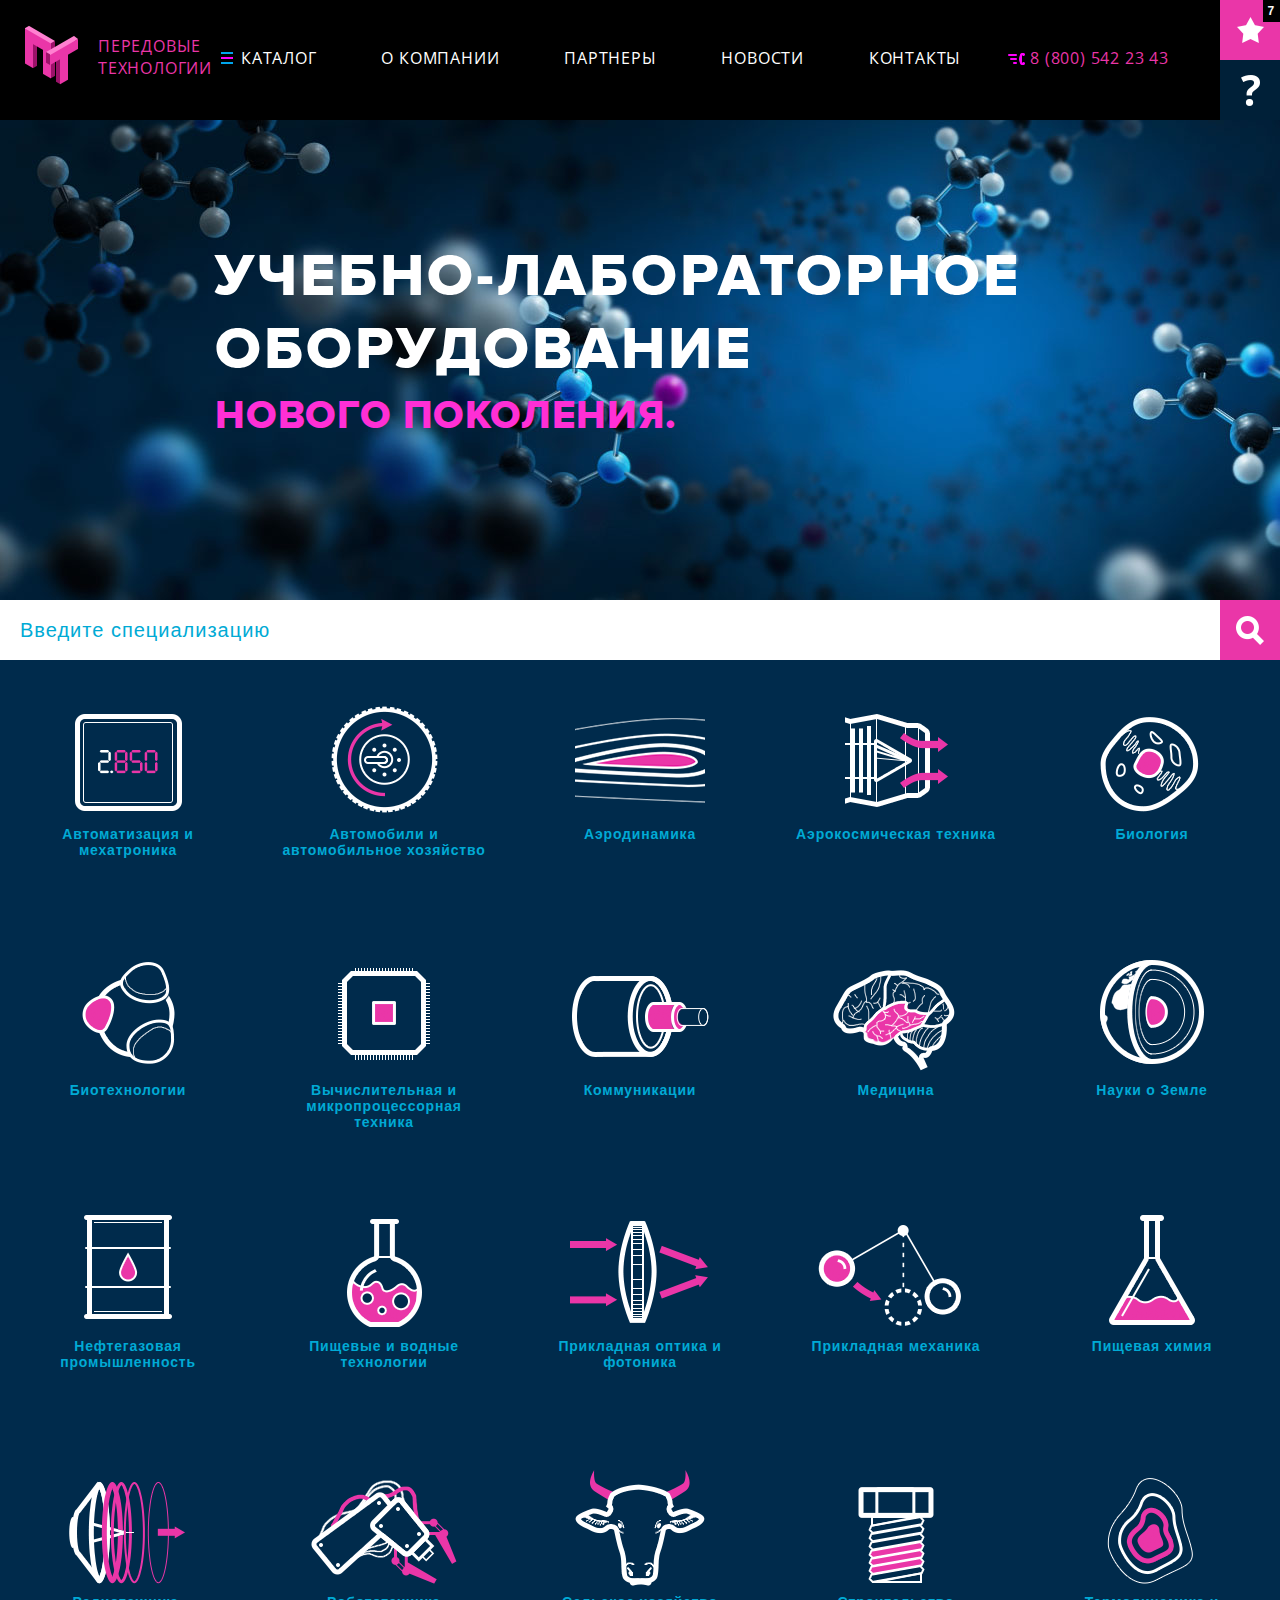
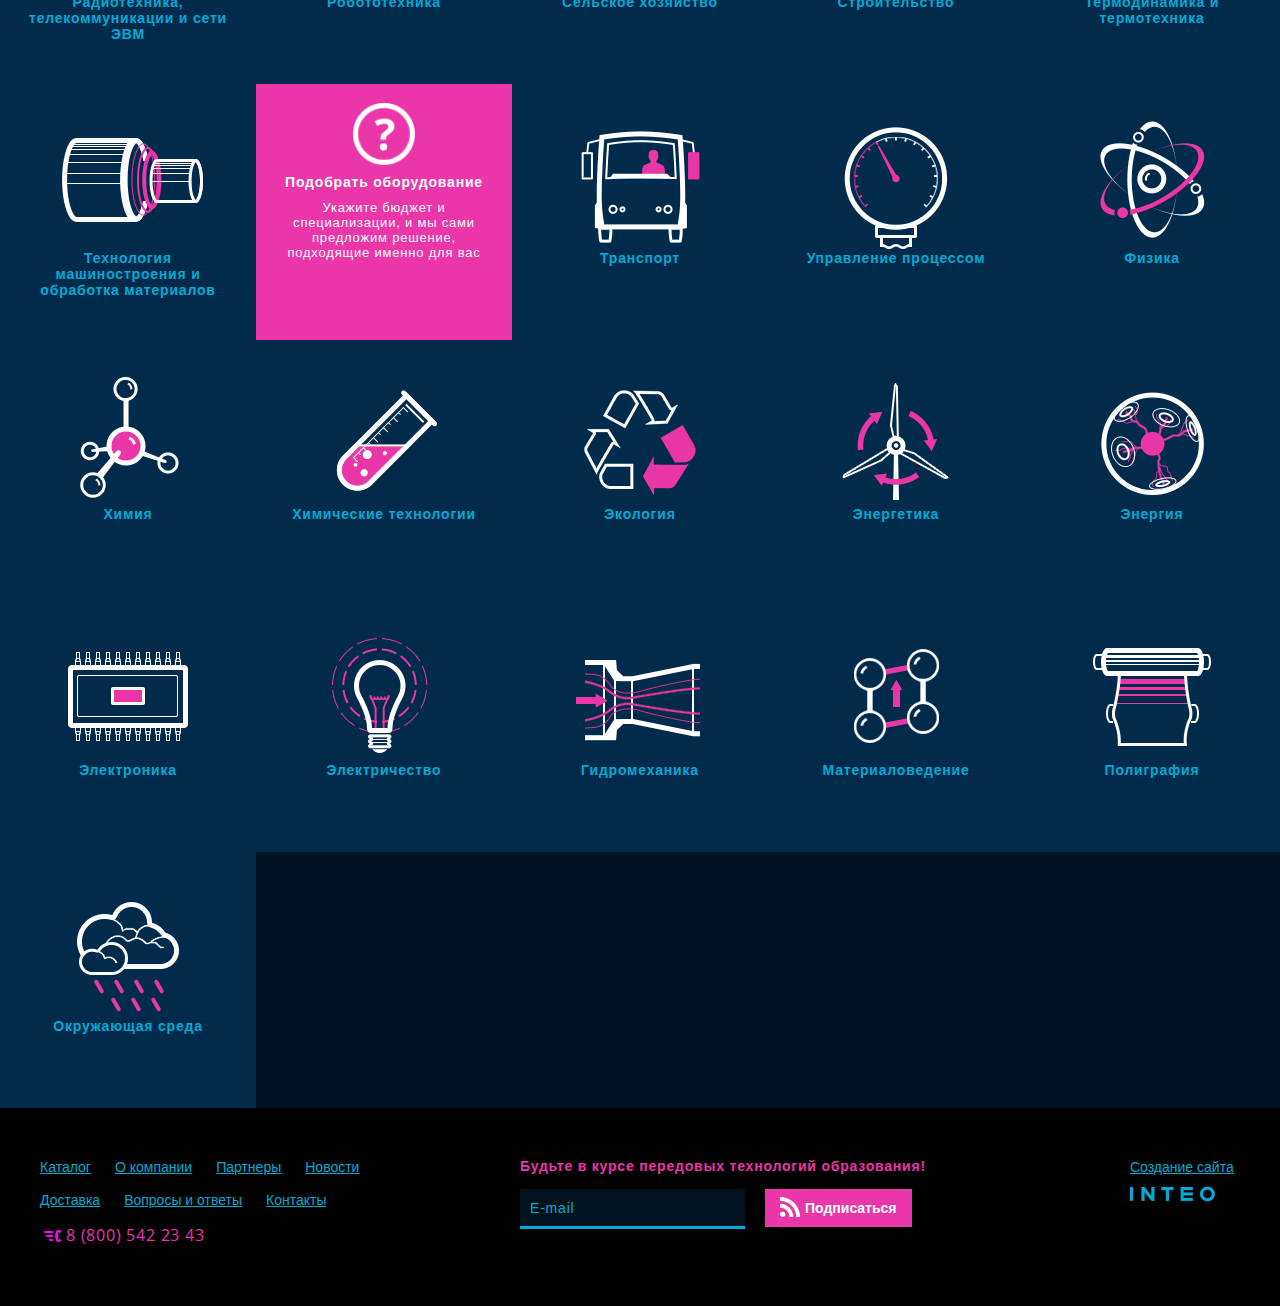
<file: index.html>
<!doctype html>

<head>
  <meta charset="utf-8">
  <title>AdvTechno</title>
  <meta name="viewport" content="width=1010">
  <meta http-equiv="X-UA-Compatible" content="IE=edge,chrome=1">
  <meta name="description" content="">
  <meta name="keywords" content="">
  <link rel="stylesheet" href="/f/css/main.css">
  <!--[if lte IE 9]><link rel="stylesheet" href="f/css/ie.css"><![endif]-->
  <link rel="stylesheet" href="/f/fancybox/jquery.fancybox.css?v=2.1.5" media="screen">
  <link rel="shortcut icon" href="favicon.ico">
  <link rel="stylesheet" href="/f/css/jquery-ui.css">
  <script src="/f/js/jquery-1.10.2.min.js"></script>
  <link href='http://fonts.googleapis.com/css?family=Open+Sans+Condensed:300,300italic,700&subset=latin,cyrillic-ext,greek-ext,latin-ext,cyrillic' rel='stylesheet' type='text/css'>
   <link href="http://fonts.googleapis.com/css?family=PT+Sans:400,400italic,700|Open+Sans:400,800,600&subset=all" rel="stylesheet">
  <script src="/f/fancybox/jquery.fancybox.pack.js?v=2.1.5"></script>
  <script src="/f/js/jquery-ui-1.10.4.min.js"></script>
  <script src="/f/js/jquery.touchSwipe.min.js"></script>
  <script src="/f/js/jquery.transit.min.js"></script>
  <script src="/f/js/jquery.mCustomScrollbar.js"></script>
  <script src="/f/js/common.js"></script>
  <!--[if lt IE 9]><script src="https://oss.maxcdn.com/libs/respond.js/1.4.2/respond.min.js"></script><![endif]-->
</head>

<body>
  <section class="b-main">
    <header class="b-header b-header_main clearfix">
      <a href="/" class="b-header__logo">
        <img src="/f/i/logo.png" alt="" class="b-header__logo-img">
        <p class="b-header__logo-text">Передовые технологии</p>
      </a>
      <div class="b-header-btns">
        <div class="scroll-btn_fvr scroll-btn iconize-fvr">
          <span class="scroll-btn__text">Избранное</span>
          <span class="scroll-btn-qty">7</span>
        </div>
        <div class="scroll-btn_qst scroll-btn iconize-qst">
          <span class="scroll-btn__text">Задать вопрос</span>
        </div>
      </div>
      <div class="b-header__phone iconize-phone">8 (800) 542 23 43</div>
      <div class="b-header__menu-wrap">
        <ul class="b-header__menu">
          <li class="b-header__menu-item"><a href="#" class="iconize-catalog">Каталог</a>
          </li>
          <li class="b-header__menu-item"><a href="#">О компании</a>
          </li>
          <li class="b-header__menu-item"><a href="#">Партнеры</a>
          </li>
          <li class="b-header__menu-item"><a href="#">Новости</a>
          </li>
          <li class="b-header__menu-item"><a href="#">Контакты</a>
          </li>
        </ul>
      </div>
    </header>
    <div class="b-main-banner">
      <img src="/f/i/main-banner.jpg" alt="" class="b-main-banner__img">
      <h1 class="b-main-banner__text-wrap">
        <p class="b-main-banner__title">учебно-лабораторное оборудование</p>
        <p class="b-main-banner__text">нового поколения.</p>
      </h1>
    </div>
    <form class="b-search">
      <button id="b-search__submit" class="b-search__submit magenta-btn iconize-search" value=""></button>
      <div class="b-search__input-wrap">
        <input class="b-search__input input input-placeholder b-cut-bottom" id="search-input" type="search" value="" placeholder="Введите специализацию"/>
      </div>
    </form>
    <div class="b-spec">
      <a href="#" class="b-spec__item">
        <img src="/f/i/spec-icons/1.png" alt="" class="b-spec__img">
        <p class="b-spec__text">Автоматизация и мехатроника</p>
      </a><a href="#" class="b-spec__item">
        <img src="/f/i/spec-icons/2.png" alt="" class="b-spec__img">
        <p class="b-spec__text">Автомобили и автомобильное хозяйство</p>
      </a><a href="#" class="b-spec__item">
        <img src="/f/i/spec-icons/3.png" alt="" class="b-spec__img">
        <p class="b-spec__text">Аэродинамика</p>
      </a><a href="#" class="b-spec__item">
        <img src="/f/i/spec-icons/4.png" alt="" class="b-spec__img">
        <p class="b-spec__text">Аэрокосмическая техника</p>
      </a><a href="#" class="b-spec__item">
        <img src="/f/i/spec-icons/5.png" alt="" class="b-spec__img">
        <p class="b-spec__text">Биология</p>
      </a><a href="#" class="b-spec__item">
        <img src="/f/i/spec-icons/9.png" alt="" class="b-spec__img">
        <p class="b-spec__text">Биотехнологии</p>
      </a><a href="#" class="b-spec__item">
        <img src="/f/i/spec-icons/6.png" alt="" class="b-spec__img">
        <p class="b-spec__text">Вычислительная и микропроцессорная техника</p>
      </a><a href="#" class="b-spec__item">
        <img src="/f/i/spec-icons/7.png" alt="" class="b-spec__img">
        <p class="b-spec__text">Коммуникации</p>
      </a><a href="#" class="b-spec__item">
        <img src="/f/i/spec-icons/8.png" alt="" class="b-spec__img">
        <p class="b-spec__text">Медицина</p>
      </a><a href="#" class="b-spec__item">
        <img src="/f/i/spec-icons/10.png" alt="" class="b-spec__img">
        <p class="b-spec__text">Науки о Земле</p>
      </a><a href="#" class="b-spec__item">
        <img src="/f/i/spec-icons/11.png" alt="" class="b-spec__img">
        <p class="b-spec__text">Нефтегазовая промышленность</p>
      </a><a href="#" class="b-spec__item">
        <img src="/f/i/spec-icons/12.png" alt="" class="b-spec__img">
        <p class="b-spec__text">Пищевые и водные технологии</p>
      </a><a href="#" class="b-spec__item">
        <img src="/f/i/spec-icons/13.png" alt="" class="b-spec__img">
        <p class="b-spec__text">Прикладная оптика и фотоника</p>
      </a><a href="#" class="b-spec__item">
        <img src="/f/i/spec-icons/14.png" alt="" class="b-spec__img">
        <p class="b-spec__text">Прикладная механика</p>
      </a><a href="#" class="b-spec__item">
        <img src="/f/i/spec-icons/15.png" alt="" class="b-spec__img">
        <p class="b-spec__text">Пищевая химия</p>
      </a><a href="#" class="b-spec__item">
        <img src="/f/i/spec-icons/16.png" alt="" class="b-spec__img">
        <p class="b-spec__text">Радиотехника, телекоммуникации и сети ЭВМ</p>
      </a><a href="#" class="b-spec__item">
        <img src="/f/i/spec-icons/17.png" alt="" class="b-spec__img">
        <p class="b-spec__text">Робототехника</p>
      </a><a href="#" class="b-spec__item">
        <img src="/f/i/spec-icons/18.png" alt="" class="b-spec__img">
        <p class="b-spec__text">Сельское хозяйство</p>
      </a><a href="#" class="b-spec__item">
        <img src="/f/i/spec-icons/19.png" alt="" class="b-spec__img">
        <p class="b-spec__text">Строительство</p>
      </a><a href="#" class="b-spec__item">
        <img src="/f/i/spec-icons/20.png" alt="" class="b-spec__img">
        <p class="b-spec__text">Термодинамика и термотехника</p>
      </a><a href="#" class="b-spec__item">
        <img src="/f/i/spec-icons/21.png" alt="" class="b-spec__img">
        <p class="b-spec__text">Технология машиностроения и обработка материалов</p>
      </a><a href="#" class="b-spec__item b-spec__item_magenta">
        <img src="/f/i/qst-mark.png" alt="" class="b-spec__img">
        <p class="b-spec__text">Подобрать оборудование<span class="b-spec__text_normal">Укажите бюджет и специализации, и мы сами предложим решение, подходящие именно для вас</span></p>
      </a><a href="#" class="b-spec__item">
        <img src="/f/i/spec-icons/22.png" alt="" class="b-spec__img">
        <p class="b-spec__text">Транспорт</p>
      </a><a href="#" class="b-spec__item">
        <img src="/f/i/spec-icons/23.png" alt="" class="b-spec__img">
        <p class="b-spec__text">Управление процессом</p>
      </a><a href="#" class="b-spec__item">
        <img src="/f/i/spec-icons/24.png" alt="" class="b-spec__img">
        <p class="b-spec__text">Физика</p>
      </a><a href="#" class="b-spec__item">
        <img src="/f/i/spec-icons/25.png" alt="" class="b-spec__img">
        <p class="b-spec__text">Химия</p>
      </a><a href="#" class="b-spec__item">
        <img src="/f/i/spec-icons/26.png" alt="" class="b-spec__img">
        <p class="b-spec__text">Химические технологии</p>
      </a><a href="#" class="b-spec__item">
        <img src="/f/i/spec-icons/27.png" alt="" class="b-spec__img">
        <p class="b-spec__text">Экология</p>
      </a><a href="#" class="b-spec__item">
        <img src="/f/i/spec-icons/28.png" alt="" class="b-spec__img">
        <p class="b-spec__text">Энергетика</p>
      </a><a href="#" class="b-spec__item">
        <img src="/f/i/spec-icons/29.png" alt="" class="b-spec__img">
        <p class="b-spec__text">Энергия</p>
      </a><a href="#" class="b-spec__item">
        <img src="/f/i/spec-icons/30.png" alt="" class="b-spec__img">
        <p class="b-spec__text">Электроника</p>
      </a><a href="#" class="b-spec__item">
        <img src="/f/i/spec-icons/31.png" alt="" class="b-spec__img">
        <p class="b-spec__text">Электричество</p>
      </a><a href="#" class="b-spec__item">
        <img src="/f/i/spec-icons/32.png" alt="" class="b-spec__img">
        <p class="b-spec__text">Гидромеханика</p>
      </a><a href="#" class="b-spec__item">
        <img src="/f/i/spec-icons/33.png" alt="" class="b-spec__img">
        <p class="b-spec__text">Материаловедение</p>
      </a><a href="#" class="b-spec__item">
        <img src="/f/i/spec-icons/34.png" alt="" class="b-spec__img">
        <p class="b-spec__text">Полиграфия</p>
      </a><a href="#" class="b-spec__item">
        <img src="/f/i/spec-icons/35.png" alt="" class="b-spec__img">
        <p class="b-spec__text">Окружающая среда</p>
      </a>
    </div>
    <footer class="b-footer clearfix">
      <ul class="b-footer-menu">
        <li class="b-footer-menu__item"><a href="#" class="link">Каталог</a>
        </li><li class="b-footer-menu__item"><a href="#" class="link">О компании</a>
        </li><li class="b-footer-menu__item"><a href="#" class="link">Партнеры</a>
        </li><li class="b-footer-menu__item"><a href="#" class="link">Новости</a>
        </li><li class="b-footer-menu__item"><a class="b-list-popup-link link" href="#b-list-popup">Доставка</a>
        </li><li class="b-footer-menu__item"><a class="b-question-popup-link link" href="#b-question-popup">Вопросы и ответы</a>
        </li><li class="b-footer-menu__item"><a class="b-question-ok-popup-link link" href="#b-question-ok-popup">Контакты</a>
        </li><li class="b-footer-menu__item b-footer-menu__item_phone"><span class="iconize-phone">8 (800) 542 23 43</span></li>
      </ul>
      <a href="#" class="b-footer-made-by">
        <span class="b-footer-made-by__text">Создание сайта</span>
        <span class="b-footer-made-by__img"></span>
      </a>
      <div class="b-footer-form-wrap">
        <form action="" class="b-footer-form">
          <p class="b-footer-form__title">Будьте в курсе передовых технологий образования!</p>
          <input class="b-footer-form__text input input_small input-placeholder" id="subscribe-input" type="email" value="" placeholder="E-mail"/><button id="b-footer-form__submit" class="b-footer-form__submit magenta-btn"><span class="iconize-subscribe"></span>Подписаться</button>
        </form>
      </div>
    </footer>
  </section>
  <div class="b-popups">
    <div class="b-num-popup b-popup" id="b-1-popup">
      <span class="popup__close iconize-close iconize-close_black-magenta " onclick="fancy_close();"></span>
      <div class="b-num-popup__scroll">
        <div class="b-num-popup__scroll-holder">
          <div class="b-product-equip__item b-product-equip-item">
            <div class="b-product-equip-item__img b-product-equip-item__img_popup">
              <img src="/f/i/equip/10.jpg" alt="">
            </div>
            <div class="b-product-equip-item__detail">
              <span class="b-product-equip-item__num b-product-equip-item__num_popup b-product__equip-num">1</span>
              <p class="b-product-equip-item__title" style="margin-top: 30px;">Установка по работе с химическими реакторами</p>
              <p class="b-product-equip-item__name">AEHC. Computer Controlled Hydrogenation Unit.</p>
              <p class="b-product-equip-item__text">Устройство Гидрогенизации это стендовый аппарат, который регулирует степень насыщенности пищевых масел в емкости объемом 22 литра.</p>
              <span class="b-product-equip-item__subtitle">Основные возможности:</span>
              <ul class="b-product-equip__abil b-product-equip__abil_untop b-product-equip-abil">
                <li class="b-product-equip-abil__item b-product-equip-abil-item">
                  <p class="b-product-equip-abil-item__text">Изучение влияния температуры на рабочий процесс.</p>
                </li>
                <li class="b-product-equip-abil__item b-product-equip-abil-item">
                  <p class="b-product-equip-abil-item__text">Изучение оказываемого воздействия на рабочий процесс устройством для перемешивания.</p>
                </li>
                <li class="b-product-equip-abil__item b-product-equip-abil-item">
                  <p class="b-product-equip-abil-item__text">Изучение влияния на рабочий процесс изменения давления водородного газа.</p>
                </li>
                <li class="b-product-equip-abil__item b-product-equip-abil-item">
                  <p class="b-product-equip-abil-item__text">Работа с промышленным устройством гидрогенизации, выполненным в мелком масштабе.</p>
                </li>
                <li class="b-product-equip-abil__item b-product-equip-abil-item">
                  <p class="b-product-equip-abil-item__text">Определение оптимальной дозировки катализатора.</p>
                </li>
                <li class="b-product-equip-abil__item b-product-equip-abil-item">
                  <p class="b-product-equip-abil-item__text">Демонстрация работы фильтра в процессе регенерации катализатора.</p>
                </li>
                <li class="b-product-equip-abil__item b-product-equip-abil-item">
                  <p class="b-product-equip-abil-item__text">Изучение различных видов катализаторов.</p>
                </li>
              </ul>
            </div>
          </div>
        </div>
      </div>
    </div>
    <form class="b-question-popup b-popup b-form" id="b-question-popup">
      <div class="b-popup-head">
        <span class="b-popup-head__text iconize-qst">Задать вопрос</span>
        <span class="popup__close iconize-close" onclick="fancy_close();"></span>
      </div>
      <div class="b-popup-wrap">
        <input class="input input-placeholder" id="b-question-popup__name-input" type="text" value="" placeholder="Наименование учреждения"/>         
        <input class="input b-form__half input-placeholder" id="b-question-popup__phone-input" type="tel" value="" placeholder="Телефон"/><input class="input b-form__half b-form__half_right input-placeholder" id="b-question-popup__email-input" type="email" value="" placeholder="E-Mail"/>
        <!--  <div class="input-wrap b-form__half iconize-input-correct">
       <input class="input input-placeholder" id="b-question-popup__email-input" type="email" value="" placeholder="E-Mail"/>
     </div> -->
        <!-- <div class="input-wrap b-form__half iconize-input-incorrect">
        <input class="input input-placeholder" id="b-question-popup__email-input" type="email" value="" placeholder="E-Mail"/>
      </div> -->
        <textarea class="input input-area input-placeholder" id="b-question-popup__text-input" placeholder="Ваш вопрос"></textarea>
        <div class="b-btn-wrap">
          <input type="submit" id="b-question-popup__submit" class="magenta-btn" value="Отправить">
          <!--<input type="submit" id="b-question-popup__submit" class="magenta-btn_inactive magenta-btn" value="Отправить"> -->
        </div>
      </div>
    </form>
    <div class="b-question-ok-popup b-popup b-form" id="b-question-ok-popup">
      <div class="b-popup-wrap">
        <span class="b-popup__title">Ваш вопрос получен</span>
        <p class="b-popup__text">Мы свяжемся с Вами<br>в самое ближайшее время!</p>
        <div class="b-btn-wrap">
          <span class="magenta-btn" onclick="fancy_close();">Спасибо</span>
        </div>
      </div>
    </div>
    <form class="b-list-popup b-popup b-form" id="b-list-popup">
      <div class="b-form__head b-form-head">
        <span class="b-form-head__text iconize-qst2">Опросный лист</span>
        <span class="popup__close iconize-close iconize-close_black" onclick="fancy_close();"></span>
      </div>
      <div class="b-form__wrap">
        <span class="b-list-popup__title b-cut-top">Контактные данные</span>
        <input class="input input_small b-form__half input-placeholder" id="b-list-popup__name-input" type="text" value="" placeholder="Наименование учреждения"/><input class="input input-placeholder input_small b-form__half b-form__half_right" id="b-list-popup__contact-input" type="text" value="" placeholder="Контактное лицо"/>
        <div class="b-form__half">
          <input class="input input-placeholder input_small b-form__half" id="b-list-popup__phone-input" type="tel" value="" placeholder="Телефон"/><input class="input input-placeholder input_small b-form__half b-form__half_right" id="b-list-popup__email-input" type="email" value="" placeholder="E-Mail"/>
        </div>
        <span class="b-list-popup__title">Сфера деятельности</span>
        <div class="b-radio-wrap">
          <input id="param1" class="radio" type="radio" name="list_radio" checked/>
          <label class="b-list-popup-label label" for="param1">Образовательное учреждение</label>
        </div>
        <div class="b-radio-wrap">
          <input id="param2" class="radio" type="radio" name="list_radio" />
          <label class="label" for="param2">Учебный центр</label>
        </div>
        <div class="b-radio-wrap">
          <input id="param3" class="radio" type="radio" name="list_radio" />
          <label class="label" for="param3">Коммерческая организация</label>
        </div>
        <span class="b-list-popup__title">Планируемый бюджет</span>
        <div id="slider-range" class="b-range">
          <span class="b-range__min">50 000
            <span class="rub">&#8377</span>
          </span>
          <span class="b-range__max">50 млн.
            <span class="rub">&#8377</span>
          </span>
          <span class="b-range__cur-min">От
            <span class="b-range__cur-min-value">100 000</span>
            <span class="rub">&#8377</span>
          </span>
          <span class="b-range__cur-max">До
            <span class="b-range__cur-max-value">30 млн.</span>
            <span class="rub">&#8377</span>
          </span>
        </div>
        <p class="b-list-popup-range__hint">Если у вас выделен определенный бюджет, вы можете отталкиваться от него</p>
        <span class="b-list-popup__title b-cut-top">Специальности</span>
        <ul class="b-list-popup-spec">
          <li class="b-list-popup-spec__item">
            <div class="b-check-wrap">
              <input id="param4" class="checkbox" type="checkbox" name="list_check" />
              <label class="label" for="param4">Автоматизация и мехатроника</label>
            </div>
          </li>
          <li class="b-list-popup-spec__item">
            <div class="b-check-wrap">
              <input id="param5" class="checkbox" type="checkbox" name="list_check" />
              <label class="label" for="param5">Автомобили и автомобильное хозяйство</label>
            </div>
          </li>
          <li class="b-list-popup-spec__item">
            <div class="b-check-wrap">
              <input id="param6" class="checkbox" type="checkbox" name="list_check" />
              <label class="label" for="param6">Аэродинамика</label>
            </div>
          </li>
          <li class="b-list-popup-spec__item">
            <div class="b-check-wrap">
              <input id="param7" class="checkbox" type="checkbox" name="list_check" />
              <label class="label" for="param7">Аэрокосмическая техника</label>
            </div>
          </li>
          <li class="b-list-popup-spec__item">
            <div class="b-check-wrap">
              <input id="param8" class="checkbox" type="checkbox" name="list_check" />
              <label class="label" for="param8">Биология</label>
            </div>
          </li>
          <li class="b-list-popup-spec__item">
            <div class="b-check-wrap">
              <input id="param9" class="checkbox" type="checkbox" name="list_check" />
              <label class="label" for="param9">Биотехнологии</label>
            </div>
          </li>
          <li class="b-list-popup-spec__item">
            <div class="b-check-wrap">
              <input id="param10" class="checkbox" type="checkbox" name="list_check" />
              <label class="label" for="param10">Вычислительная и микропроцессорная техника. Схемотехника</label>
            </div>
          </li>
          <li class="b-list-popup-spec__item">
            <div class="b-check-wrap">
              <input id="param11" class="checkbox" type="checkbox" name="list_check" />
              <label class="label" for="param11">Коммуникации</label>
            </div>
          </li>
          <li class="b-list-popup-spec__item">
            <div class="b-check-wrap">
              <input id="param12" class="checkbox" type="checkbox" name="list_check" />
              <label class="label" for="param12">Медицина</label>
            </div>
          </li>
          <li class="b-list-popup-spec__item">
            <div class="b-check-wrap">
              <input id="param13" class="checkbox" type="checkbox" name="list_check" />
              <label class="label" for="param13">Науки о Земле</label>
            </div>
          </li>
          <li class="b-list-popup-spec__item">
            <div class="b-check-wrap">
              <input id="param14" class="checkbox" type="checkbox" name="list_check" />
              <label class="label" for="param14">Нефтегазовая промышленность</label>
            </div>
          </li>
          <li class="b-list-popup-spec__item">
            <div class="b-check-wrap">
              <input id="param15" class="checkbox" type="checkbox" name="list_check" />
              <label class="label" for="param15">Пищевые и водные технологии</label>
            </div>
          </li>
          <li class="b-list-popup-spec__item">
            <div class="b-check-wrap">
              <input id="param16" class="checkbox" type="checkbox" name="list_check" />
              <label class="label" for="param16">Прикладная оптика - фотоника</label>
            </div>
          </li>
          <li class="b-list-popup-spec__item">
            <div class="b-check-wrap">
              <input id="param17" class="checkbox" type="checkbox" name="list_check" />
              <label class="label" for="param17">Прикладная механика</label>
            </div>
          </li>
          <li class="b-list-popup-spec__item">
            <div class="b-check-wrap">
              <input id="param34" class="checkbox" type="checkbox" name="list_check" />
              <label class="label" for="param34">Пищевая химия</label>
            </div>
          </li>
          <li class="b-list-popup-spec__item">
            <div class="b-check-wrap">
              <input id="param18" class="checkbox" type="checkbox" name="list_check" />
              <label class="label" for="param18">Радиотехника. Телекоммуникации. Сети ЭВМ</label>
            </div>
          </li>
          <li class="b-list-popup-spec__item">
            <div class="b-check-wrap">
              <input id="param19" class="checkbox" type="checkbox" name="list_check" />
              <label class="label" for="param19">Робототехника</label>
            </div>
          </li>
          <li class="b-list-popup-spec__item">
            <div class="b-check-wrap">
              <input id="param20" class="checkbox" type="checkbox" name="list_check" />
              <label class="label" for="param20">Сельское хозяйство</label>
            </div>
          </li>
          <li class="b-list-popup-spec__item">
            <div class="b-check-wrap">
              <input id="param21" class="checkbox" type="checkbox" name="list_check" />
              <label class="label" for="param21">Строительство</label>
            </div>
          </li>
          <li class="b-list-popup-spec__item">
            <div class="b-check-wrap">
              <input id="param22" class="checkbox" type="checkbox" name="list_check" />
              <label class="label" for="param22">Термодинамика и Термотехника</label>
            </div>
          </li>
          <li class="b-list-popup-spec__item">
            <div class="b-check-wrap">
              <input id="param23" class="checkbox" type="checkbox" name="list_check" />
              <label class="label" for="param23">Технология машиностроения. Обработка материалов</label>
            </div>
          </li>
          <li class="b-list-popup-spec__item">
            <div class="b-check-wrap">
              <input id="param24" class="checkbox" type="checkbox" name="list_check" />
              <label class="label" for="param24">Транспорт</label>
            </div>
          </li>
          <li class="b-list-popup-spec__item">
            <div class="b-check-wrap">
              <input id="param25" class="checkbox" type="checkbox" name="list_check" />
              <label class="label" for="param25">Управление Процессом</label>
            </div>
          </li>
          <li class="b-list-popup-spec__item">
            <div class="b-check-wrap">
              <input id="param26" class="checkbox" type="checkbox" name="list_check" />
              <label class="label" for="param26">Физика</label>
            </div>
          </li>
          <li class="b-list-popup-spec__item">
            <div class="b-check-wrap">
              <input id="param27" class="checkbox" type="checkbox" name="list_check" />
              <label class="label" for="param27">Химия</label>
            </div>
          </li>
          <li class="b-list-popup-spec__item">
            <div class="b-check-wrap">
              <input id="param28" class="checkbox" type="checkbox" name="list_check" />
              <label class="label" for="param28">Химические технологии</label>
            </div>
          </li>
          <li class="b-list-popup-spec__item">
            <div class="b-check-wrap">
              <input id="param29" class="checkbox" type="checkbox" name="list_check" />
              <label class="label" for="param29">Экология</label>
            </div>
          </li>
          <li class="b-list-popup-spec__item">
            <div class="b-check-wrap">
              <input id="param30" class="checkbox" type="checkbox" name="list_check" />
              <label class="label" for="param30">Энергетика</label>
            </div>
          </li>
          <li class="b-list-popup-spec__item">
            <div class="b-check-wrap">
              <input id="param31" class="checkbox" type="checkbox" name="list_check" />
              <label class="label" for="param31">Энергия</label>
            </div>
          </li>
          <li class="b-list-popup-spec__item">
            <div class="b-check-wrap">
              <input id="param32" class="checkbox" type="checkbox" name="list_check" />
              <label class="label" for="param32">Электроника</label>
            </div>
          </li>
          <li class="b-list-popup-spec__item">
            <div class="b-check-wrap">
              <input id="param33" class="checkbox" type="checkbox" name="list_check" />
              <label class="label" for="param33">Другое</label>
            </div>
          </li>
        </ul>
        <span class="b-list-popup__title">Планируемый штат учащихся / сотрудников</span>
        <input class="input input_small input-placeholder b-list-popup__staff-input" id="b-list-popup__staff-input" type="text" value="" placeholder="Количество мест"/>
        <span class="b-list-popup__staff-qty">шт.</span>
      </div>
      <div class="b-form__submit-wrap">
        <input type="submit" id="b-list-popup__submit" class="b-form__submit magenta-btn" value="Отправить">
      </div>
    </form>
  </div>
</body>

</html>
</file>
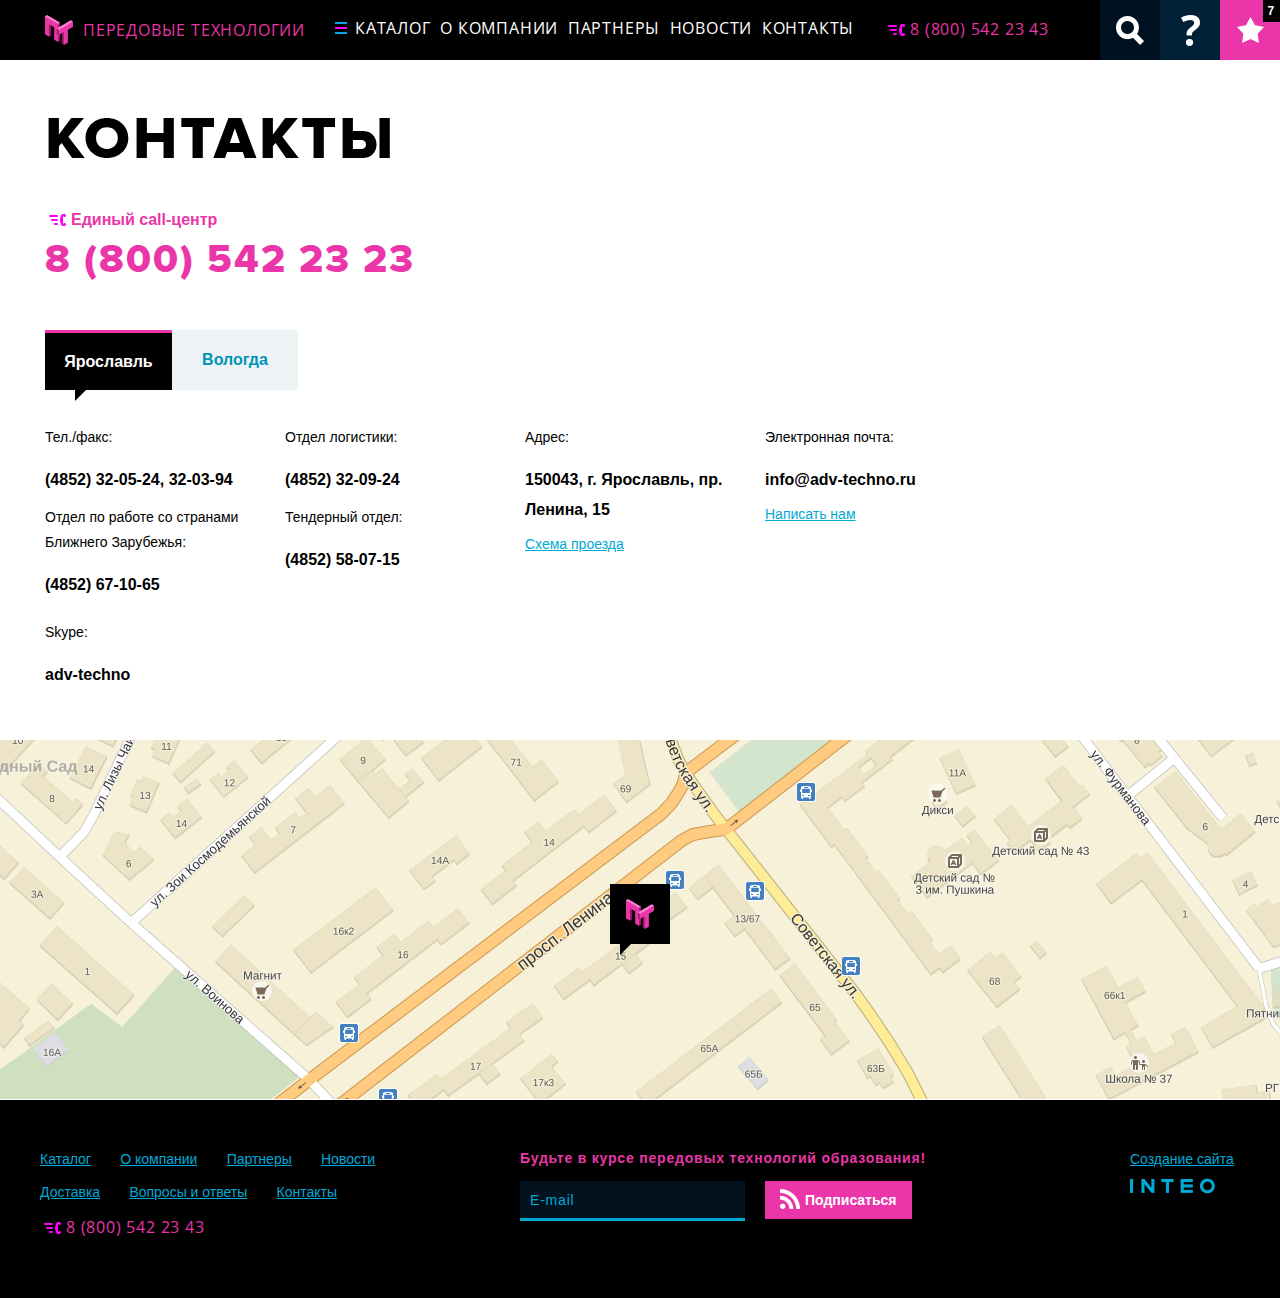
<file: index10.html>
<!doctype html>

<head>
  <meta charset="utf-8">
  <title>AdvTechno</title>
  <meta name="viewport" content="width=1010">
  <meta http-equiv="X-UA-Compatible" content="IE=edge,chrome=1">
  <meta name="description" content="">
  <meta name="keywords" content="">
  <link rel="stylesheet" href="/f/css/main.css">
  <!--[if lte IE 9]><link rel="stylesheet" href="f/css/ie.css"><![endif]-->
  <link rel="stylesheet" href="/f/fancybox/jquery.fancybox.css?v=2.1.5" media="screen">
  <link rel="shortcut icon" href="favicon.ico">
  <link rel="stylesheet" href="/f/css/jquery-ui.css">
  <link rel="stylesheet" href="/f/css/jquery.mCustomScrollbar.css">
  <script src="/f/js/jquery-1.10.2.min.js"></script>
  <link href='http://fonts.googleapis.com/css?family=Open+Sans+Condensed:300,300italic,700&subset=latin,cyrillic-ext,greek-ext,latin-ext,cyrillic' rel='stylesheet' type='text/css'>
  <link href="http://fonts.googleapis.com/css?family=PT+Sans:400,400italic,700|Open+Sans:400,800,600&subset=all" rel="stylesheet">
  <script src="/f/fancybox/jquery.fancybox.pack.js?v=2.1.5"></script>
  <script src="/f/js/jquery-ui-1.10.4.min.js"></script>
  <script src="/f/js/jquery.touchSwipe.min.js"></script>
  <script src="/f/js/jquery.transit.min.js"></script>
  <script src="/f/js/jquery.mCustomScrollbar.js"></script>
  <script src="/f/js/common.js"></script>
  <!--[if lt IE 9]><script src="https://oss.maxcdn.com/libs/respond.js/1.4.2/respond.min.js"></script><![endif]-->
</head>

<body>
  <section class="b-main">
    <header class="b-header   clearfix">
      <a href="/" class="b-header__logo">
        <img src="/f/i/logo-small.png" alt="" class="b-header__logo-img">
        <p class="b-header__logo-text">Передовые технологии</p>
      </a>
      <div class="b-header-btns">
        <div class="scroll-btn_fvr scroll-btn iconize-fvr">
          <span class="scroll-btn__text">Избранное</span>
          <span class="scroll-btn-qty">7</span>
        </div>
        <div class="scroll-btn_qst scroll-btn iconize-qst">
          <span class="scroll-btn__text">Задать вопрос</span>
        </div>
        <div class="scroll-btn_search scroll-btn iconize-search">
          <span class="scroll-btn__text">Поиск</span>
        </div>
      </div>
      <div class="b-header__phone iconize-phone">8 (800) 542 23 43</div>
      <div class="b-header__menu-wrap">
        <ul class="b-header__menu">
          <li class="b-header__menu-item"><a href="#" class="iconize-catalog">Каталог</a>
          </li>
          <li class="b-header__menu-item"><a href="#">О компании</a>
          </li>
          <li class="b-header__menu-item"><a href="#">Партнеры</a>
          </li>
          <li class="b-header__menu-item"><a href="#">Новости</a>
          </li>
          <li class="b-header__menu-item"><a href="#">Контакты</a>
          </li>
        </ul>
      </div>
    </header>
    <div class="b-contacts">
      <div class="b-wrapper">
        <h1 class="b-title">контакты</h1>
        <div class="b-contacts__phone">
          <div class="b-contacts__phone-text iconize-phone">Единый call-центр</div>
          <div class="b-contacts__phone-num">8 (800) 542 23 23</div>
        </div>
      </div>
      <div class="b-switcher b-switcher_contacts">
        <div class="b-wrapper b-cut-top">
          <div class="b-switcher__item b-switcher__item_1 b-switcher__item_active">
            <span class="b-switcher__item-text">Ярославль</span>
          </div><div class="b-switcher__item b-switcher__item_2">
            <span class="b-switcher__item-text">Вологда</span>
          </div>
        </div>
        <div class="b-switcher__block b-switcher__block_1 b-switcher__block_active">
          <div class="b-wrapper b-cut-top">
            <section class="b-enum">
              <div class="b-enum__item">
                <p class="b-enum__text">Тел./факс:</p>
                <h2 class="b-enum__subtitle b-enum__subtitle_lh_30">(4852) 32-05-24, 32-03-94</h2>
                <p class="b-enum__text">Отдел по работе со странами Ближнего Зарубежья:</p>
                <h2 class="b-enum__subtitle b-enum__subtitle_lh_30">(4852) 67-10-65</h2>
              </div><div class="b-enum__item">
                <p class="b-enum__text">Отдел логистики:</p>
                <h2 class="b-enum__subtitle b-enum__subtitle_lh_30">(4852) 32-09-24</h2>
                <p class="b-enum__text">Тендерный отдел:</p>
                <h2 class="b-enum__subtitle b-enum__subtitle_lh_30">(4852) 58-07-15</h2>
              </div><div class="b-enum__item">
                <p class="b-enum__text">Адрес:</p>
                <h2 class="b-enum__subtitle b-enum__subtitle_lh_30">150043, г. Ярославль, пр. Ленина, 15</h2>
                <a href="#" class="link b-enum__link">Схема проезда</a>
              </div><div class="b-enum__item">
                <p class="b-enum__text">Электронная почта:</p>
                <h2 class="b-enum__subtitle b-enum__subtitle_lh_30">info@adv-techno.ru</h2>
                <a href="#" class="link b-enum__link">Написать нам</a>
              </div><div class="b-enum__item">
                <p class="b-enum__text">Skype:</p>
                <h2 class="b-enum__subtitle b-enum__subtitle_lh_30">adv-techno</h2>
              </div>
            </section>
          </div>
          <div class="b-contacts__map">
            <img src="/f/i/map.jpg" alt="" class="b-contacts__map-cont">
          </div>
        </div>
        <div class="b-switcher__block b-switcher__block_2">
          <div class="b-wrapper b-cut-top">
            <section class="b-enum">
              <div class="b-enum__item">
                <p class="b-enum__text">Тел./факс:</p>
                <h2 class="b-enum__subtitle b-enum__subtitle_lh_30">(4852) 32-05-24, 32-03-94</h2>
                <p class="b-enum__text">Отдел по работе со странами Ближнего Зарубежья:</p>
                <h2 class="b-enum__subtitle b-enum__subtitle_lh_30">(4852) 67-10-65</h2>
              </div><div class="b-enum__item">
                <p class="b-enum__text">Отдел логистики:</p>
                <h2 class="b-enum__subtitle b-enum__subtitle_lh_30">(4852) 32-09-24</h2>
                <p class="b-enum__text">Тендерный отдел:</p>
                <h2 class="b-enum__subtitle b-enum__subtitle_lh_30">(4852) 58-07-15</h2>
              </div><div class="b-enum__item">
                <p class="b-enum__text">Адрес:</p>
                <h2 class="b-enum__subtitle b-enum__subtitle_lh_30">150043, г. Ярославль, пр. Ленина, 15</h2>
                <a href="#" class="link b-enum__link">Схема проезда</a>
              </div><div class="b-enum__item">
                <p class="b-enum__text">Электронная почта:</p>
                <h2 class="b-enum__subtitle b-enum__subtitle_lh_30">info@adv-techno.ru</h2>
                <a href="#" class="link b-enum__link">Написать нам</a>
              </div><div class="b-enum__item">
                <p class="b-enum__text">Skype:</p>
                <h2 class="b-enum__subtitle b-enum__subtitle_lh_30">adv-techno</h2>
              </div>
            </section>
          </div>
          <div class="b-contacts__map">
            <img src="/f/i/map.jpg" alt="" class="b-contacts__map-cont">
          </div>
        </div>
      </div>
    </div>
    <footer class="b-footer clearfix">
      <ul class="b-footer-menu">
        <li class="b-footer-menu__item"><a href="#" class="link">Каталог</a>
        </li>
        <li class="b-footer-menu__item"><a href="#" class="link">О компании</a>
        </li>
        <li class="b-footer-menu__item"><a href="#" class="link">Партнеры</a>
        </li>
        <li class="b-footer-menu__item"><a href="#" class="link">Новости</a>
        </li>
        <li class="b-footer-menu__item"><a class="b-list-popup-link link" href="#b-list-popup">Доставка</a>
        </li>
        <li class="b-footer-menu__item"><a class="b-question-popup-link link" href="#b-question-popup">Вопросы и ответы</a>
        </li>
        <li class="b-footer-menu__item"><a class="b-question-ok-popup-link link" href="#b-question-ok-popup">Контакты</a>
        </li>
        <li class="b-footer-menu__item b-footer-menu__item_phone">
          <span class="iconize-phone">8 (800) 542 23 43</span>
        </li>
      </ul>
      <a href="#" class="b-footer-made-by">
        <span class="b-footer-made-by__text">Создание сайта</span>
        <span class="b-footer-made-by__img"></span>
      </a>
      <div class="b-footer-form-wrap">
        <form action="" class="b-footer-form">
          <p class="b-footer-form__title">Будьте в курсе передовых технологий образования!</p>
          <input class="b-footer-form__text input input_small input-placeholder" id="subscribe-input" type="email" value="" placeholder="E-mail"/><button id="b-footer-form__submit" class="b-footer-form__submit magenta-btn"><span class="iconize-subscribe"></span>Подписаться</button>
        </form>
      </div>
    </footer>
  </section>
  <div class="b-popups">
    <div class="b-num-popup b-popup" id="b-1-popup">
      <span class="popup__close iconize-close iconize-close_black-magenta " onclick="fancy_close();"></span>
      <div class="b-num-popup__scroll">
        <div class="b-num-popup__scroll-holder">
          <div class="b-product-equip__item b-product-equip-item">
            <div class="b-product-equip-item__img b-product-equip-item__img_popup">
              <img src="/f/i/equip/10.jpg" alt="">
            </div>
            <div class="b-product-equip-item__detail">
              <span class="b-product-equip-item__num b-product-equip-item__num_popup b-product__equip-num">1</span>
              <p class="b-product-equip-item__title" style="margin-top: 30px;">Установка по работе с химическими реакторами</p>
              <p class="b-product-equip-item__name">AEHC. Computer Controlled Hydrogenation Unit.</p>
              <p class="b-product-equip-item__text">Устройство Гидрогенизации это стендовый аппарат, который регулирует степень насыщенности пищевых масел в емкости объемом 22 литра.</p>
              <span class="b-product-equip-item__subtitle">Основные возможности:</span>
              <ul class="b-product-equip__abil b-product-equip__abil_untop b-product-equip-abil">
                <li class="b-product-equip-abil__item b-product-equip-abil-item">
                  <p class="b-product-equip-abil-item__text">Изучение влияния температуры на рабочий процесс.</p>
                </li>
                <li class="b-product-equip-abil__item b-product-equip-abil-item">
                  <p class="b-product-equip-abil-item__text">Изучение оказываемого воздействия на рабочий процесс устройством для перемешивания.</p>
                </li>
                <li class="b-product-equip-abil__item b-product-equip-abil-item">
                  <p class="b-product-equip-abil-item__text">Изучение влияния на рабочий процесс изменения давления водородного газа.</p>
                </li>
                <li class="b-product-equip-abil__item b-product-equip-abil-item">
                  <p class="b-product-equip-abil-item__text">Работа с промышленным устройством гидрогенизации, выполненным в мелком масштабе.</p>
                </li>
                <li class="b-product-equip-abil__item b-product-equip-abil-item">
                  <p class="b-product-equip-abil-item__text">Определение оптимальной дозировки катализатора.</p>
                </li>
                <li class="b-product-equip-abil__item b-product-equip-abil-item">
                  <p class="b-product-equip-abil-item__text">Демонстрация работы фильтра в процессе регенерации катализатора.</p>
                </li>
                <li class="b-product-equip-abil__item b-product-equip-abil-item">
                  <p class="b-product-equip-abil-item__text">Изучение различных видов катализаторов.</p>
                </li>
              </ul>
            </div>
          </div>
        </div>
      </div>
    </div>
    <form class="b-question-popup b-popup b-form" id="b-question-popup">
      <div class="b-popup-head">
        <span class="b-popup-head__text iconize-qst">Задать вопрос</span>
        <span class="popup__close iconize-close" onclick="fancy_close();"></span>
      </div>
      <div class="b-popup-wrap">
        <input class="input input-placeholder" id="b-question-popup__name-input" type="text" value="" placeholder="Наименование учреждения"/>         
        <input class="input b-form__half input-placeholder" id="b-question-popup__phone-input" type="tel" value="" placeholder="Телефон"/><input class="input b-form__half b-form__half_right input-placeholder" id="b-question-popup__email-input" type="email" value="" placeholder="E-Mail"/>
        <!--  <div class="input-wrap b-form__half iconize-input-correct">
       <input class="input input-placeholder" id="b-question-popup__email-input" type="email" value="" placeholder="E-Mail"/>
     </div> -->
        <!-- <div class="input-wrap b-form__half iconize-input-incorrect">
        <input class="input input-placeholder" id="b-question-popup__email-input" type="email" value="" placeholder="E-Mail"/>
      </div> -->
        <textarea class="input input-area input-placeholder" id="b-question-popup__text-input" placeholder="Ваш вопрос"></textarea>
        <div class="b-btn-wrap">
          <input type="submit" id="b-question-popup__submit" class="magenta-btn" value="Отправить">
          <!--<input type="submit" id="b-question-popup__submit" class="magenta-btn_inactive magenta-btn" value="Отправить"> -->
        </div>
      </div>
    </form>
    <div class="b-question-ok-popup b-popup b-form" id="b-question-ok-popup">
      <div class="b-popup-wrap">
        <span class="b-popup__title">Ваш вопрос получен</span>
        <p class="b-popup__text">Мы свяжемся с Вами
          <br>в самое ближайшее время!</p>
        <div class="b-btn-wrap">
          <span class="magenta-btn" onclick="fancy_close();">Спасибо</span>
        </div>
      </div>
    </div>
    <form class="b-list-popup b-popup b-form" id="b-list-popup">
      <div class="b-form__head b-form-head">
        <span class="b-form-head__text iconize-qst2">Опросный лист</span>
        <span class="popup__close iconize-close iconize-close_black" onclick="fancy_close();"></span>
      </div>
      <div class="b-form__wrap">
        <span class="b-list-popup__title b-cut-top">Контактные данные</span>
        <input class="input input_small b-form__half input-placeholder" id="b-list-popup__name-input" type="text" value="" placeholder="Наименование учреждения"/><input class="input input-placeholder input_small b-form__half b-form__half_right" id="b-list-popup__contact-input" type="text" value="" placeholder="Контактное лицо"/>
        <div class="b-form__half">
          <input class="input input-placeholder input_small b-form__half" id="b-list-popup__phone-input" type="tel" value="" placeholder="Телефон"/><input class="input input-placeholder input_small b-form__half b-form__half_right" id="b-list-popup__email-input" type="email" value="" placeholder="E-Mail"/>
        </div>
        <span class="b-list-popup__title">Сфера деятельности</span>
        <div class="b-radio-wrap">
          <input id="param1" class="radio" type="radio" name="list_radio" checked/>
          <label class="b-list-popup-label label" for="param1">Образовательное учреждение</label>
        </div>
        <div class="b-radio-wrap">
          <input id="param2" class="radio" type="radio" name="list_radio" />
          <label class="label" for="param2">Учебный центр</label>
        </div>
        <div class="b-radio-wrap">
          <input id="param3" class="radio" type="radio" name="list_radio" />
          <label class="label" for="param3">Коммерческая организация</label>
        </div>
        <span class="b-list-popup__title">Планируемый бюджет</span>
        <div id="slider-range" class="b-range">
          <span class="b-range__min">50 000
            <span class="rub">&#8377</span>
          </span>
          <span class="b-range__max">50 млн.
            <span class="rub">&#8377</span>
          </span>
          <span class="b-range__cur-min">От
            <span class="b-range__cur-min-value">100 000</span>
            <span class="rub">&#8377</span>
          </span>
          <span class="b-range__cur-max">До
            <span class="b-range__cur-max-value">30 млн.</span>
            <span class="rub">&#8377</span>
          </span>
        </div>
        <p class="b-list-popup-range__hint">Если у вас выделен определенный бюджет, вы можете отталкиваться от него</p>
        <span class="b-list-popup__title b-cut-top">Специальности</span>
        <ul class="b-list-popup-spec">
          <li class="b-list-popup-spec__item">
            <div class="b-check-wrap">
              <input id="param4" class="checkbox" type="checkbox" name="list_check" />
              <label class="label" for="param4">Автоматизация и мехатроника</label>
            </div>
          </li>
          <li class="b-list-popup-spec__item">
            <div class="b-check-wrap">
              <input id="param5" class="checkbox" type="checkbox" name="list_check" />
              <label class="label" for="param5">Автомобили и автомобильное хозяйство</label>
            </div>
          </li>
          <li class="b-list-popup-spec__item">
            <div class="b-check-wrap">
              <input id="param6" class="checkbox" type="checkbox" name="list_check" />
              <label class="label" for="param6">Аэродинамика</label>
            </div>
          </li>
          <li class="b-list-popup-spec__item">
            <div class="b-check-wrap">
              <input id="param7" class="checkbox" type="checkbox" name="list_check" />
              <label class="label" for="param7">Аэрокосмическая техника</label>
            </div>
          </li>
          <li class="b-list-popup-spec__item">
            <div class="b-check-wrap">
              <input id="param8" class="checkbox" type="checkbox" name="list_check" />
              <label class="label" for="param8">Биология</label>
            </div>
          </li>
          <li class="b-list-popup-spec__item">
            <div class="b-check-wrap">
              <input id="param9" class="checkbox" type="checkbox" name="list_check" />
              <label class="label" for="param9">Биотехнологии</label>
            </div>
          </li>
          <li class="b-list-popup-spec__item">
            <div class="b-check-wrap">
              <input id="param10" class="checkbox" type="checkbox" name="list_check" />
              <label class="label" for="param10">Вычислительная и микропроцессорная техника. Схемотехника</label>
            </div>
          </li>
          <li class="b-list-popup-spec__item">
            <div class="b-check-wrap">
              <input id="param11" class="checkbox" type="checkbox" name="list_check" />
              <label class="label" for="param11">Коммуникации</label>
            </div>
          </li>
          <li class="b-list-popup-spec__item">
            <div class="b-check-wrap">
              <input id="param12" class="checkbox" type="checkbox" name="list_check" />
              <label class="label" for="param12">Медицина</label>
            </div>
          </li>
          <li class="b-list-popup-spec__item">
            <div class="b-check-wrap">
              <input id="param13" class="checkbox" type="checkbox" name="list_check" />
              <label class="label" for="param13">Науки о Земле</label>
            </div>
          </li>
          <li class="b-list-popup-spec__item">
            <div class="b-check-wrap">
              <input id="param14" class="checkbox" type="checkbox" name="list_check" />
              <label class="label" for="param14">Нефтегазовая промышленность</label>
            </div>
          </li>
          <li class="b-list-popup-spec__item">
            <div class="b-check-wrap">
              <input id="param15" class="checkbox" type="checkbox" name="list_check" />
              <label class="label" for="param15">Пищевые и водные технологии</label>
            </div>
          </li>
          <li class="b-list-popup-spec__item">
            <div class="b-check-wrap">
              <input id="param16" class="checkbox" type="checkbox" name="list_check" />
              <label class="label" for="param16">Прикладная оптика - фотоника</label>
            </div>
          </li>
          <li class="b-list-popup-spec__item">
            <div class="b-check-wrap">
              <input id="param17" class="checkbox" type="checkbox" name="list_check" />
              <label class="label" for="param17">Прикладная механика</label>
            </div>
          </li>
          <li class="b-list-popup-spec__item">
            <div class="b-check-wrap">
              <input id="param34" class="checkbox" type="checkbox" name="list_check" />
              <label class="label" for="param34">Пищевая химия</label>
            </div>
          </li>
          <li class="b-list-popup-spec__item">
            <div class="b-check-wrap">
              <input id="param18" class="checkbox" type="checkbox" name="list_check" />
              <label class="label" for="param18">Радиотехника. Телекоммуникации. Сети ЭВМ</label>
            </div>
          </li>
          <li class="b-list-popup-spec__item">
            <div class="b-check-wrap">
              <input id="param19" class="checkbox" type="checkbox" name="list_check" />
              <label class="label" for="param19">Робототехника</label>
            </div>
          </li>
          <li class="b-list-popup-spec__item">
            <div class="b-check-wrap">
              <input id="param20" class="checkbox" type="checkbox" name="list_check" />
              <label class="label" for="param20">Сельское хозяйство</label>
            </div>
          </li>
          <li class="b-list-popup-spec__item">
            <div class="b-check-wrap">
              <input id="param21" class="checkbox" type="checkbox" name="list_check" />
              <label class="label" for="param21">Строительство</label>
            </div>
          </li>
          <li class="b-list-popup-spec__item">
            <div class="b-check-wrap">
              <input id="param22" class="checkbox" type="checkbox" name="list_check" />
              <label class="label" for="param22">Термодинамика и Термотехника</label>
            </div>
          </li>
          <li class="b-list-popup-spec__item">
            <div class="b-check-wrap">
              <input id="param23" class="checkbox" type="checkbox" name="list_check" />
              <label class="label" for="param23">Технология машиностроения. Обработка материалов</label>
            </div>
          </li>
          <li class="b-list-popup-spec__item">
            <div class="b-check-wrap">
              <input id="param24" class="checkbox" type="checkbox" name="list_check" />
              <label class="label" for="param24">Транспорт</label>
            </div>
          </li>
          <li class="b-list-popup-spec__item">
            <div class="b-check-wrap">
              <input id="param25" class="checkbox" type="checkbox" name="list_check" />
              <label class="label" for="param25">Управление Процессом</label>
            </div>
          </li>
          <li class="b-list-popup-spec__item">
            <div class="b-check-wrap">
              <input id="param26" class="checkbox" type="checkbox" name="list_check" />
              <label class="label" for="param26">Физика</label>
            </div>
          </li>
          <li class="b-list-popup-spec__item">
            <div class="b-check-wrap">
              <input id="param27" class="checkbox" type="checkbox" name="list_check" />
              <label class="label" for="param27">Химия</label>
            </div>
          </li>
          <li class="b-list-popup-spec__item">
            <div class="b-check-wrap">
              <input id="param28" class="checkbox" type="checkbox" name="list_check" />
              <label class="label" for="param28">Химические технологии</label>
            </div>
          </li>
          <li class="b-list-popup-spec__item">
            <div class="b-check-wrap">
              <input id="param29" class="checkbox" type="checkbox" name="list_check" />
              <label class="label" for="param29">Экология</label>
            </div>
          </li>
          <li class="b-list-popup-spec__item">
            <div class="b-check-wrap">
              <input id="param30" class="checkbox" type="checkbox" name="list_check" />
              <label class="label" for="param30">Энергетика</label>
            </div>
          </li>
          <li class="b-list-popup-spec__item">
            <div class="b-check-wrap">
              <input id="param31" class="checkbox" type="checkbox" name="list_check" />
              <label class="label" for="param31">Энергия</label>
            </div>
          </li>
          <li class="b-list-popup-spec__item">
            <div class="b-check-wrap">
              <input id="param32" class="checkbox" type="checkbox" name="list_check" />
              <label class="label" for="param32">Электроника</label>
            </div>
          </li>
          <li class="b-list-popup-spec__item">
            <div class="b-check-wrap">
              <input id="param33" class="checkbox" type="checkbox" name="list_check" />
              <label class="label" for="param33">Другое</label>
            </div>
          </li>
        </ul>
        <span class="b-list-popup__title">Планируемый штат учащихся / сотрудников</span>
        <input class="input input_small input-placeholder b-list-popup__staff-input" id="b-list-popup__staff-input" type="text" value="" placeholder="Количество мест"/>
        <span class="b-list-popup__staff-qty">шт.</span>
      </div>
      <div class="b-form__submit-wrap">
        <input type="submit" id="b-list-popup__submit" class="b-form__submit magenta-btn" value="Отправить">
      </div>
    </form>
  </div>
</body>

</html>
</file>
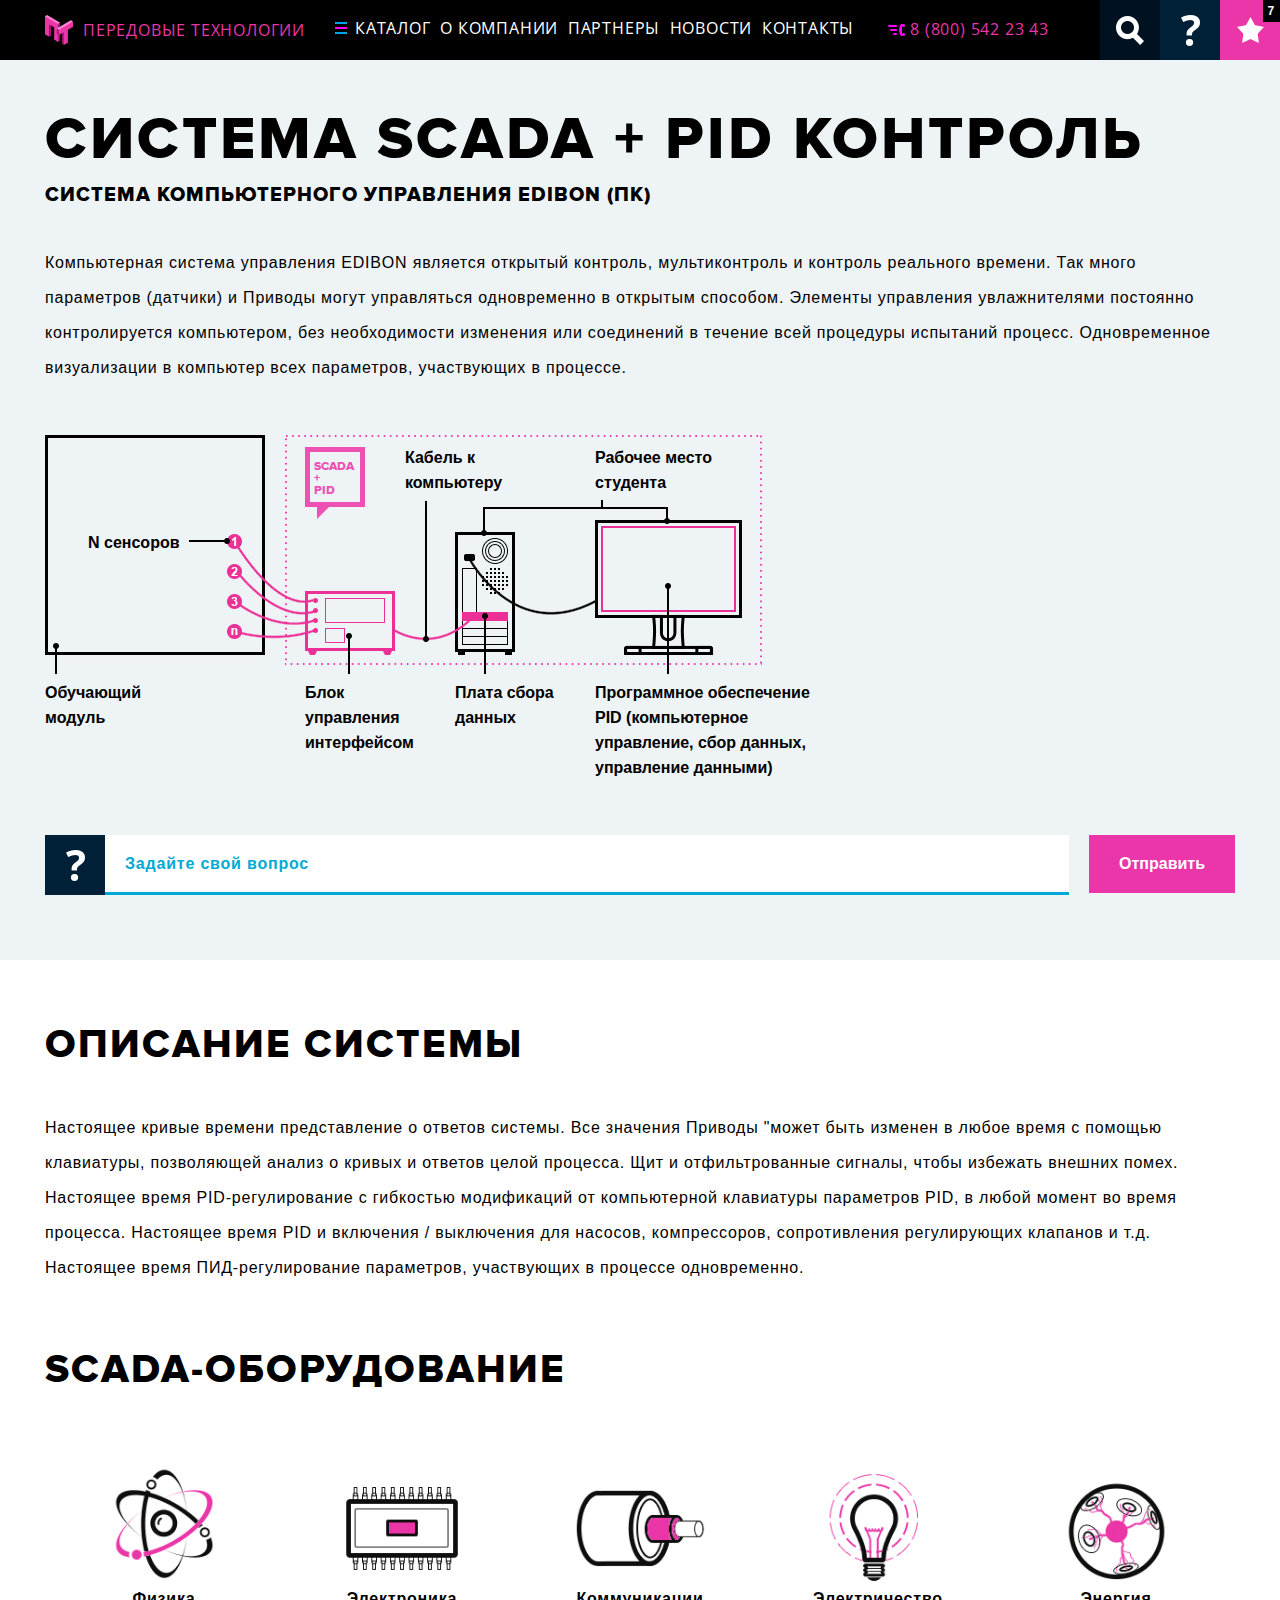
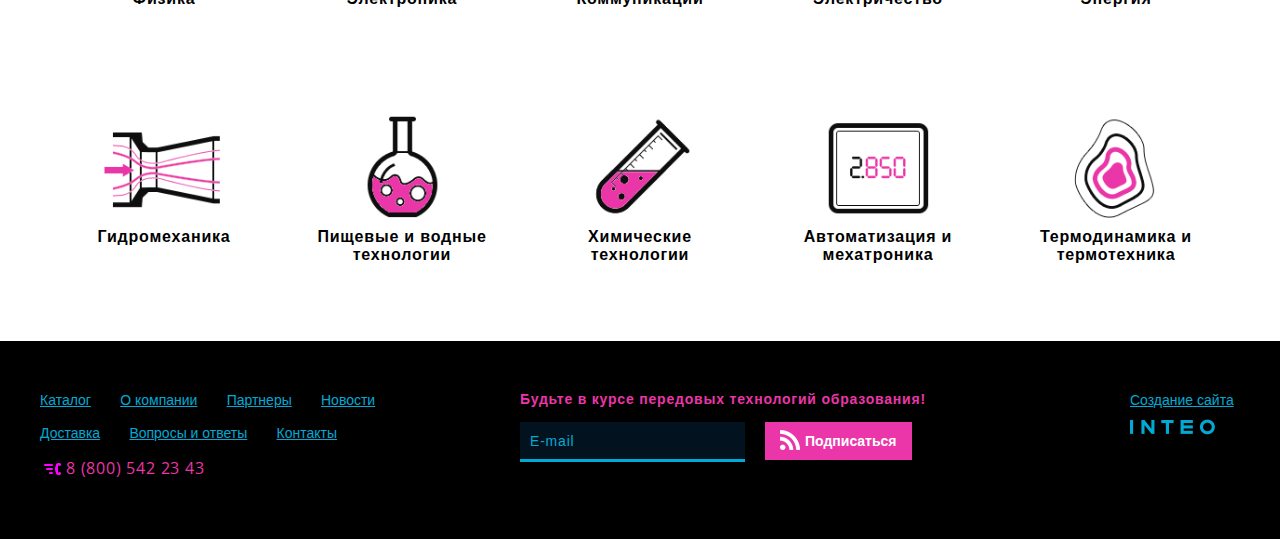
<file: index11.html>
<!doctype html>

<head>
  <meta charset="utf-8">
  <title>AdvTechno</title>
  <meta name="viewport" content="width=1010">
  <meta http-equiv="X-UA-Compatible" content="IE=edge,chrome=1">
  <meta name="description" content="">
  <meta name="keywords" content="">
  <link rel="stylesheet" href="/f/css/main.css">
  <!--[if lte IE 9]><link rel="stylesheet" href="f/css/ie.css"><![endif]-->
  <link rel="stylesheet" href="/f/fancybox/jquery.fancybox.css?v=2.1.5" media="screen">
  <link rel="shortcut icon" href="favicon.ico">
  <link rel="stylesheet" href="/f/css/jquery-ui.css">
  <link rel="stylesheet" href="/f/css/jquery.mCustomScrollbar.css">
  <script src="/f/js/jquery-1.10.2.min.js"></script>
  <link href='http://fonts.googleapis.com/css?family=Open+Sans+Condensed:300,300italic,700&subset=latin,cyrillic-ext,greek-ext,latin-ext,cyrillic' rel='stylesheet' type='text/css'>
  <link href="http://fonts.googleapis.com/css?family=PT+Sans:400,400italic,700|Open+Sans:400,800,600&subset=all" rel="stylesheet">
  <script src="/f/fancybox/jquery.fancybox.pack.js?v=2.1.5"></script>
  <script src="/f/js/jquery-ui-1.10.4.min.js"></script>
  <script src="/f/js/jquery.touchSwipe.min.js"></script>
  <script src="/f/js/jquery.transit.min.js"></script>
  <script src="/f/js/jquery.mCustomScrollbar.js"></script>
  <script src="/f/js/common.js"></script>
  <!--[if lt IE 9]><script src="https://oss.maxcdn.com/libs/respond.js/1.4.2/respond.min.js"></script><![endif]-->
</head>

<body>
  <section class="b-main">
    <header class="b-header   clearfix">
      <a href="/" class="b-header__logo">
        <img src="/f/i/logo-small.png" alt="" class="b-header__logo-img">
        <p class="b-header__logo-text">Передовые технологии</p>
      </a>
      <div class="b-header-btns">
        <div class="scroll-btn_fvr scroll-btn iconize-fvr">
          <span class="scroll-btn__text">Избранное</span>
          <span class="scroll-btn-qty">7</span>
        </div>
        <div class="scroll-btn_qst scroll-btn iconize-qst">
          <span class="scroll-btn__text">Задать вопрос</span>
        </div>
        <div class="scroll-btn_search scroll-btn iconize-search">
          <span class="scroll-btn__text">Поиск</span>
        </div>
      </div>
      <div class="b-header__phone iconize-phone">8 (800) 542 23 43</div>
      <div class="b-header__menu-wrap">
        <ul class="b-header__menu">
          <li class="b-header__menu-item"><a href="#" class="iconize-catalog">Каталог</a>
          </li>
          <li class="b-header__menu-item"><a href="#">О компании</a>
          </li>
          <li class="b-header__menu-item"><a href="#">Партнеры</a>
          </li>
          <li class="b-header__menu-item"><a href="#">Новости</a>
          </li>
          <li class="b-header__menu-item"><a href="#">Контакты</a>
          </li>
        </ul>
      </div>
    </header>
    <div class="b-tech">
      <div class="b-wrapper b-wrapper_dark">
        <h1 class="b-title b-cut-bottom">система SCADA + PID контроль</h1>
        <p class="b-subtitle">система компьютерного управления edibon (пк)</p>
        <p class="b-tech__text">Компьютерная система управления EDIBON является открытый контроль, мультиконтроль и контроль реального времени. Так много параметров (датчики) и Приводы могут управляться одновременно в открытым способом. Элементы управления увлажнителями постоянно контролируется компьютером, без необходимости изменения или соединений в течение всей процедуры испытаний процесс. Одновременное визуализации в компьютер всех параметров, участвующих в процессе.</p>
        <div class="b-tech__scheme">
          <img src="/f/i/tech-scheme.jpg" alt="" class="b-tech__scheme-img">
          <div class="b-tech__scheme-tech b-techno-ico b-ico-arrowed b-techno-ico_sc-pid b-techno-ico_small b-techno-ico_equip"><p>scada <br>+<br> pid</p></div>
          <p class="b-tech__scheme-text" style="top: 95px; left: 43px;">N сенсоров</p>
          <p class="b-tech__scheme-text" style="top: 245px; left: 0;">Обучающий модуль</p>
          <p class="b-tech__scheme-text" style="top: 245px; left: 260px;">Блок управления интерфейсом</p>
          <p class="b-tech__scheme-text" style="top: 10px; left: 360px;">Кабель к компьютеру</p>
          <p class="b-tech__scheme-text" style="top: 245px; left: 410px;">Плата сбора данных</p>
          <p class="b-tech__scheme-text" style="top: 10px; left: 550px;">Рабочее место студента</p>
          <p class="b-tech__scheme-text" style="top: 245px; left: 550px; width: 230px;">Программное обеспечение PID (компьютерное управление, сбор данных, управление данными)</p>
        </div>
        <form class="b-quest">
          <div class="b-quest__ico iconize-qst"></div>
          <div class="b-quest__submit-wrap">
            <input id="quest__submit" class="magenta-btn b-quest__submit" type="submit" value="Отправить" />
          </div>
          <div class="b-quest__input-wrap">
            <input class="b-quest__input input-placeholder input" id="quest-input" type="text" value="" placeholder="Задайте свой вопрос"/>
          </div>
        </form>
      </div>
      <div class="b-wrapper b-cut-top">
        <h2 class="b-tech__title">описание системы</h2>
        <p class="b-tech__text">Настоящее кривые времени представление о ответов системы. Все значения Приводы "может быть изменен в любое время с помощью клавиатуры, позволяющей анализ о кривых и ответов целой процесса. Щит и отфильтрованные сигналы, чтобы избежать внешних помех. 
        Настоящее время PID-регулирование с гибкостью модификаций от компьютерной клавиатуры параметров PID, в любой момент во время процесса. 
        Настоящее время PID и включения / выключения для насосов, компрессоров, сопротивления регулирующих клапанов и т.д. 
        Настоящее время ПИД-регулирование параметров, участвующих в процессе одновременно.</p>
        <div class="b-tech-spec">
          <h2 class="b-tech__title">scada-оборудование</h2>
          <section class="b-spec b-spec_tech">
            <div class="b-spec__item ">
              <img src="/f/i/spec-icons/black/24.png" alt="" class="b-spec__img">
              <p class="b-spec__text">Физика</p>
            </div><div class="b-spec__item">
              <img src="/f/i/spec-icons/black/30.png" alt="" class="b-spec__img">
              <p class="b-spec__text">Электроника</p>
            </div><div class="b-spec__item">
              <img src="/f/i/spec-icons/black/7.png" alt="" class="b-spec__img">
              <p class="b-spec__text">Коммуникации</p>
            </div><div class="b-spec__item">
              <img src="/f/i/spec-icons/black/31.png" alt="" class="b-spec__img">
              <p class="b-spec__text">Электричество</p>
            </div><div class="b-spec__item">
              <img src="/f/i/spec-icons/black/29.png" alt="" class="b-spec__img">
              <p class="b-spec__text">Энергия</p>
            </div><div class="b-spec__item">
              <img src="/f/i/spec-icons/black/32.png" alt="" class="b-spec__img">
              <p class="b-spec__text">Гидромеханика</p>
            </div><div class="b-spec__item">
              <img src="/f/i/spec-icons/black/12.png" alt="" class="b-spec__img">
              <p class="b-spec__text">Пищевые и водные технологии</p>
            </div><div class="b-spec__item">
              <img src="/f/i/spec-icons/black/26.png" alt="" class="b-spec__img">
              <p class="b-spec__text">Химические технологии</p>
            </div><div class="b-spec__item">
              <img src="/f/i/spec-icons/black/1.png" alt="" class="b-spec__img">
              <p class="b-spec__text">Автоматизация и мехатроника</p>
            </div><div class="b-spec__item">
              <img src="/f/i/spec-icons/black/20.png" alt="" class="b-spec__img">
              <p class="b-spec__text">Термодинамика и термотехника</p>
            </div>
          </section>
        </div>
      </div>
    </div>
    <footer class="b-footer clearfix">
      <ul class="b-footer-menu">
        <li class="b-footer-menu__item"><a href="#" class="link">Каталог</a>
        </li>
        <li class="b-footer-menu__item"><a href="#" class="link">О компании</a>
        </li>
        <li class="b-footer-menu__item"><a href="#" class="link">Партнеры</a>
        </li>
        <li class="b-footer-menu__item"><a href="#" class="link">Новости</a>
        </li>
        <li class="b-footer-menu__item"><a class="b-list-popup-link link" href="#b-list-popup">Доставка</a>
        </li>
        <li class="b-footer-menu__item"><a class="b-question-popup-link link" href="#b-question-popup">Вопросы и ответы</a>
        </li>
        <li class="b-footer-menu__item"><a class="b-question-ok-popup-link link" href="#b-question-ok-popup">Контакты</a>
        </li>
        <li class="b-footer-menu__item b-footer-menu__item_phone">
          <span class="iconize-phone">8 (800) 542 23 43</span>
        </li>
      </ul>
      <a href="#" class="b-footer-made-by">
        <span class="b-footer-made-by__text">Создание сайта</span>
        <span class="b-footer-made-by__img"></span>
      </a>
      <div class="b-footer-form-wrap">
        <form action="" class="b-footer-form">
          <p class="b-footer-form__title">Будьте в курсе передовых технологий образования!</p>
          <input class="b-footer-form__text input input_small input-placeholder" id="subscribe-input" type="email" value="" placeholder="E-mail"/><button id="b-footer-form__submit" class="b-footer-form__submit magenta-btn"><span class="iconize-subscribe"></span>Подписаться</button>
        </form>
      </div>
    </footer>
  </section>
  <div class="b-popups">
    <div class="b-num-popup b-popup" id="b-1-popup">
      <span class="popup__close iconize-close iconize-close_black-magenta " onclick="fancy_close();"></span>
      <div class="b-num-popup__scroll">
        <div class="b-num-popup__scroll-holder">
          <div class="b-product-equip__item b-product-equip-item">
            <div class="b-product-equip-item__img b-product-equip-item__img_popup">
              <img src="/f/i/equip/10.jpg" alt="">
            </div>
            <div class="b-product-equip-item__detail">
              <span class="b-product-equip-item__num b-product-equip-item__num_popup b-product__equip-num">1</span>
              <p class="b-product-equip-item__title" style="margin-top: 30px;">Установка по работе с химическими реакторами</p>
              <p class="b-product-equip-item__name">AEHC. Computer Controlled Hydrogenation Unit.</p>
              <p class="b-product-equip-item__text">Устройство Гидрогенизации это стендовый аппарат, который регулирует степень насыщенности пищевых масел в емкости объемом 22 литра.</p>
              <span class="b-product-equip-item__subtitle">Основные возможности:</span>
              <ul class="b-product-equip__abil b-product-equip__abil_untop b-product-equip-abil">
                <li class="b-product-equip-abil__item b-product-equip-abil-item">
                  <p class="b-product-equip-abil-item__text">Изучение влияния температуры на рабочий процесс.</p>
                </li>
                <li class="b-product-equip-abil__item b-product-equip-abil-item">
                  <p class="b-product-equip-abil-item__text">Изучение оказываемого воздействия на рабочий процесс устройством для перемешивания.</p>
                </li>
                <li class="b-product-equip-abil__item b-product-equip-abil-item">
                  <p class="b-product-equip-abil-item__text">Изучение влияния на рабочий процесс изменения давления водородного газа.</p>
                </li>
                <li class="b-product-equip-abil__item b-product-equip-abil-item">
                  <p class="b-product-equip-abil-item__text">Работа с промышленным устройством гидрогенизации, выполненным в мелком масштабе.</p>
                </li>
                <li class="b-product-equip-abil__item b-product-equip-abil-item">
                  <p class="b-product-equip-abil-item__text">Определение оптимальной дозировки катализатора.</p>
                </li>
                <li class="b-product-equip-abil__item b-product-equip-abil-item">
                  <p class="b-product-equip-abil-item__text">Демонстрация работы фильтра в процессе регенерации катализатора.</p>
                </li>
                <li class="b-product-equip-abil__item b-product-equip-abil-item">
                  <p class="b-product-equip-abil-item__text">Изучение различных видов катализаторов.</p>
                </li>
              </ul>
            </div>
          </div>
        </div>
      </div>
    </div>
    <form class="b-question-popup b-popup b-form" id="b-question-popup">
      <div class="b-popup-head">
        <span class="b-popup-head__text iconize-qst">Задать вопрос</span>
        <span class="popup__close iconize-close" onclick="fancy_close();"></span>
      </div>
      <div class="b-popup-wrap">
        <input class="input input-placeholder" id="b-question-popup__name-input" type="text" value="" placeholder="Наименование учреждения"/>         
        <input class="input b-form__half input-placeholder" id="b-question-popup__phone-input" type="tel" value="" placeholder="Телефон"/><input class="input b-form__half b-form__half_right input-placeholder" id="b-question-popup__email-input" type="email" value="" placeholder="E-Mail"/>
        <!--  <div class="input-wrap b-form__half iconize-input-correct">
       <input class="input input-placeholder" id="b-question-popup__email-input" type="email" value="" placeholder="E-Mail"/>
     </div> -->
        <!-- <div class="input-wrap b-form__half iconize-input-incorrect">
        <input class="input input-placeholder" id="b-question-popup__email-input" type="email" value="" placeholder="E-Mail"/>
      </div> -->
        <textarea class="input input-area input-placeholder" id="b-question-popup__text-input" placeholder="Ваш вопрос"></textarea>
        <div class="b-btn-wrap">
          <input type="submit" id="b-question-popup__submit" class="magenta-btn" value="Отправить">
          <!--<input type="submit" id="b-question-popup__submit" class="magenta-btn_inactive magenta-btn" value="Отправить"> -->
        </div>
      </div>
    </form>
    <div class="b-question-ok-popup b-popup b-form" id="b-question-ok-popup">
      <div class="b-popup-wrap">
        <span class="b-popup__title">Ваш вопрос получен</span>
        <p class="b-popup__text">Мы свяжемся с Вами
          <br>в самое ближайшее время!</p>
        <div class="b-btn-wrap">
          <span class="magenta-btn" onclick="fancy_close();">Спасибо</span>
        </div>
      </div>
    </div>
    <form class="b-list-popup b-popup b-form" id="b-list-popup">
      <div class="b-form__head b-form-head">
        <span class="b-form-head__text iconize-qst2">Опросный лист</span>
        <span class="popup__close iconize-close iconize-close_black" onclick="fancy_close();"></span>
      </div>
      <div class="b-form__wrap">
        <span class="b-list-popup__title b-cut-top">Контактные данные</span>
        <input class="input input_small b-form__half input-placeholder" id="b-list-popup__name-input" type="text" value="" placeholder="Наименование учреждения"/><input class="input input-placeholder input_small b-form__half b-form__half_right" id="b-list-popup__contact-input" type="text" value="" placeholder="Контактное лицо"/>
        <div class="b-form__half">
          <input class="input input-placeholder input_small b-form__half" id="b-list-popup__phone-input" type="tel" value="" placeholder="Телефон"/><input class="input input-placeholder input_small b-form__half b-form__half_right" id="b-list-popup__email-input" type="email" value="" placeholder="E-Mail"/>
        </div>
        <span class="b-list-popup__title">Сфера деятельности</span>
        <div class="b-radio-wrap">
          <input id="param1" class="radio" type="radio" name="list_radio" checked/>
          <label class="b-list-popup-label label" for="param1">Образовательное учреждение</label>
        </div>
        <div class="b-radio-wrap">
          <input id="param2" class="radio" type="radio" name="list_radio" />
          <label class="label" for="param2">Учебный центр</label>
        </div>
        <div class="b-radio-wrap">
          <input id="param3" class="radio" type="radio" name="list_radio" />
          <label class="label" for="param3">Коммерческая организация</label>
        </div>
        <span class="b-list-popup__title">Планируемый бюджет</span>
        <div id="slider-range" class="b-range">
          <span class="b-range__min">50 000
            <span class="rub">&#8377</span>
          </span>
          <span class="b-range__max">50 млн.
            <span class="rub">&#8377</span>
          </span>
          <span class="b-range__cur-min">От
            <span class="b-range__cur-min-value">100 000</span>
            <span class="rub">&#8377</span>
          </span>
          <span class="b-range__cur-max">До
            <span class="b-range__cur-max-value">30 млн.</span>
            <span class="rub">&#8377</span>
          </span>
        </div>
        <p class="b-list-popup-range__hint">Если у вас выделен определенный бюджет, вы можете отталкиваться от него</p>
        <span class="b-list-popup__title b-cut-top">Специальности</span>
        <ul class="b-list-popup-spec">
          <li class="b-list-popup-spec__item">
            <div class="b-check-wrap">
              <input id="param4" class="checkbox" type="checkbox" name="list_check" />
              <label class="label" for="param4">Автоматизация и мехатроника</label>
            </div>
          </li>
          <li class="b-list-popup-spec__item">
            <div class="b-check-wrap">
              <input id="param5" class="checkbox" type="checkbox" name="list_check" />
              <label class="label" for="param5">Автомобили и автомобильное хозяйство</label>
            </div>
          </li>
          <li class="b-list-popup-spec__item">
            <div class="b-check-wrap">
              <input id="param6" class="checkbox" type="checkbox" name="list_check" />
              <label class="label" for="param6">Аэродинамика</label>
            </div>
          </li>
          <li class="b-list-popup-spec__item">
            <div class="b-check-wrap">
              <input id="param7" class="checkbox" type="checkbox" name="list_check" />
              <label class="label" for="param7">Аэрокосмическая техника</label>
            </div>
          </li>
          <li class="b-list-popup-spec__item">
            <div class="b-check-wrap">
              <input id="param8" class="checkbox" type="checkbox" name="list_check" />
              <label class="label" for="param8">Биология</label>
            </div>
          </li>
          <li class="b-list-popup-spec__item">
            <div class="b-check-wrap">
              <input id="param9" class="checkbox" type="checkbox" name="list_check" />
              <label class="label" for="param9">Биотехнологии</label>
            </div>
          </li>
          <li class="b-list-popup-spec__item">
            <div class="b-check-wrap">
              <input id="param10" class="checkbox" type="checkbox" name="list_check" />
              <label class="label" for="param10">Вычислительная и микропроцессорная техника. Схемотехника</label>
            </div>
          </li>
          <li class="b-list-popup-spec__item">
            <div class="b-check-wrap">
              <input id="param11" class="checkbox" type="checkbox" name="list_check" />
              <label class="label" for="param11">Коммуникации</label>
            </div>
          </li>
          <li class="b-list-popup-spec__item">
            <div class="b-check-wrap">
              <input id="param12" class="checkbox" type="checkbox" name="list_check" />
              <label class="label" for="param12">Медицина</label>
            </div>
          </li>
          <li class="b-list-popup-spec__item">
            <div class="b-check-wrap">
              <input id="param13" class="checkbox" type="checkbox" name="list_check" />
              <label class="label" for="param13">Науки о Земле</label>
            </div>
          </li>
          <li class="b-list-popup-spec__item">
            <div class="b-check-wrap">
              <input id="param14" class="checkbox" type="checkbox" name="list_check" />
              <label class="label" for="param14">Нефтегазовая промышленность</label>
            </div>
          </li>
          <li class="b-list-popup-spec__item">
            <div class="b-check-wrap">
              <input id="param15" class="checkbox" type="checkbox" name="list_check" />
              <label class="label" for="param15">Пищевые и водные технологии</label>
            </div>
          </li>
          <li class="b-list-popup-spec__item">
            <div class="b-check-wrap">
              <input id="param16" class="checkbox" type="checkbox" name="list_check" />
              <label class="label" for="param16">Прикладная оптика - фотоника</label>
            </div>
          </li>
          <li class="b-list-popup-spec__item">
            <div class="b-check-wrap">
              <input id="param17" class="checkbox" type="checkbox" name="list_check" />
              <label class="label" for="param17">Прикладная механика</label>
            </div>
          </li>
          <li class="b-list-popup-spec__item">
            <div class="b-check-wrap">
              <input id="param34" class="checkbox" type="checkbox" name="list_check" />
              <label class="label" for="param34">Пищевая химия</label>
            </div>
          </li>
          <li class="b-list-popup-spec__item">
            <div class="b-check-wrap">
              <input id="param18" class="checkbox" type="checkbox" name="list_check" />
              <label class="label" for="param18">Радиотехника. Телекоммуникации. Сети ЭВМ</label>
            </div>
          </li>
          <li class="b-list-popup-spec__item">
            <div class="b-check-wrap">
              <input id="param19" class="checkbox" type="checkbox" name="list_check" />
              <label class="label" for="param19">Робототехника</label>
            </div>
          </li>
          <li class="b-list-popup-spec__item">
            <div class="b-check-wrap">
              <input id="param20" class="checkbox" type="checkbox" name="list_check" />
              <label class="label" for="param20">Сельское хозяйство</label>
            </div>
          </li>
          <li class="b-list-popup-spec__item">
            <div class="b-check-wrap">
              <input id="param21" class="checkbox" type="checkbox" name="list_check" />
              <label class="label" for="param21">Строительство</label>
            </div>
          </li>
          <li class="b-list-popup-spec__item">
            <div class="b-check-wrap">
              <input id="param22" class="checkbox" type="checkbox" name="list_check" />
              <label class="label" for="param22">Термодинамика и Термотехника</label>
            </div>
          </li>
          <li class="b-list-popup-spec__item">
            <div class="b-check-wrap">
              <input id="param23" class="checkbox" type="checkbox" name="list_check" />
              <label class="label" for="param23">Технология машиностроения. Обработка материалов</label>
            </div>
          </li>
          <li class="b-list-popup-spec__item">
            <div class="b-check-wrap">
              <input id="param24" class="checkbox" type="checkbox" name="list_check" />
              <label class="label" for="param24">Транспорт</label>
            </div>
          </li>
          <li class="b-list-popup-spec__item">
            <div class="b-check-wrap">
              <input id="param25" class="checkbox" type="checkbox" name="list_check" />
              <label class="label" for="param25">Управление Процессом</label>
            </div>
          </li>
          <li class="b-list-popup-spec__item">
            <div class="b-check-wrap">
              <input id="param26" class="checkbox" type="checkbox" name="list_check" />
              <label class="label" for="param26">Физика</label>
            </div>
          </li>
          <li class="b-list-popup-spec__item">
            <div class="b-check-wrap">
              <input id="param27" class="checkbox" type="checkbox" name="list_check" />
              <label class="label" for="param27">Химия</label>
            </div>
          </li>
          <li class="b-list-popup-spec__item">
            <div class="b-check-wrap">
              <input id="param28" class="checkbox" type="checkbox" name="list_check" />
              <label class="label" for="param28">Химические технологии</label>
            </div>
          </li>
          <li class="b-list-popup-spec__item">
            <div class="b-check-wrap">
              <input id="param29" class="checkbox" type="checkbox" name="list_check" />
              <label class="label" for="param29">Экология</label>
            </div>
          </li>
          <li class="b-list-popup-spec__item">
            <div class="b-check-wrap">
              <input id="param30" class="checkbox" type="checkbox" name="list_check" />
              <label class="label" for="param30">Энергетика</label>
            </div>
          </li>
          <li class="b-list-popup-spec__item">
            <div class="b-check-wrap">
              <input id="param31" class="checkbox" type="checkbox" name="list_check" />
              <label class="label" for="param31">Энергия</label>
            </div>
          </li>
          <li class="b-list-popup-spec__item">
            <div class="b-check-wrap">
              <input id="param32" class="checkbox" type="checkbox" name="list_check" />
              <label class="label" for="param32">Электроника</label>
            </div>
          </li>
          <li class="b-list-popup-spec__item">
            <div class="b-check-wrap">
              <input id="param33" class="checkbox" type="checkbox" name="list_check" />
              <label class="label" for="param33">Другое</label>
            </div>
          </li>
        </ul>
        <span class="b-list-popup__title">Планируемый штат учащихся / сотрудников</span>
        <input class="input input_small input-placeholder b-list-popup__staff-input" id="b-list-popup__staff-input" type="text" value="" placeholder="Количество мест"/>
        <span class="b-list-popup__staff-qty">шт.</span>
      </div>
      <div class="b-form__submit-wrap">
        <input type="submit" id="b-list-popup__submit" class="b-form__submit magenta-btn" value="Отправить">
      </div>
    </form>
  </div>
</body>

</html>
</file>
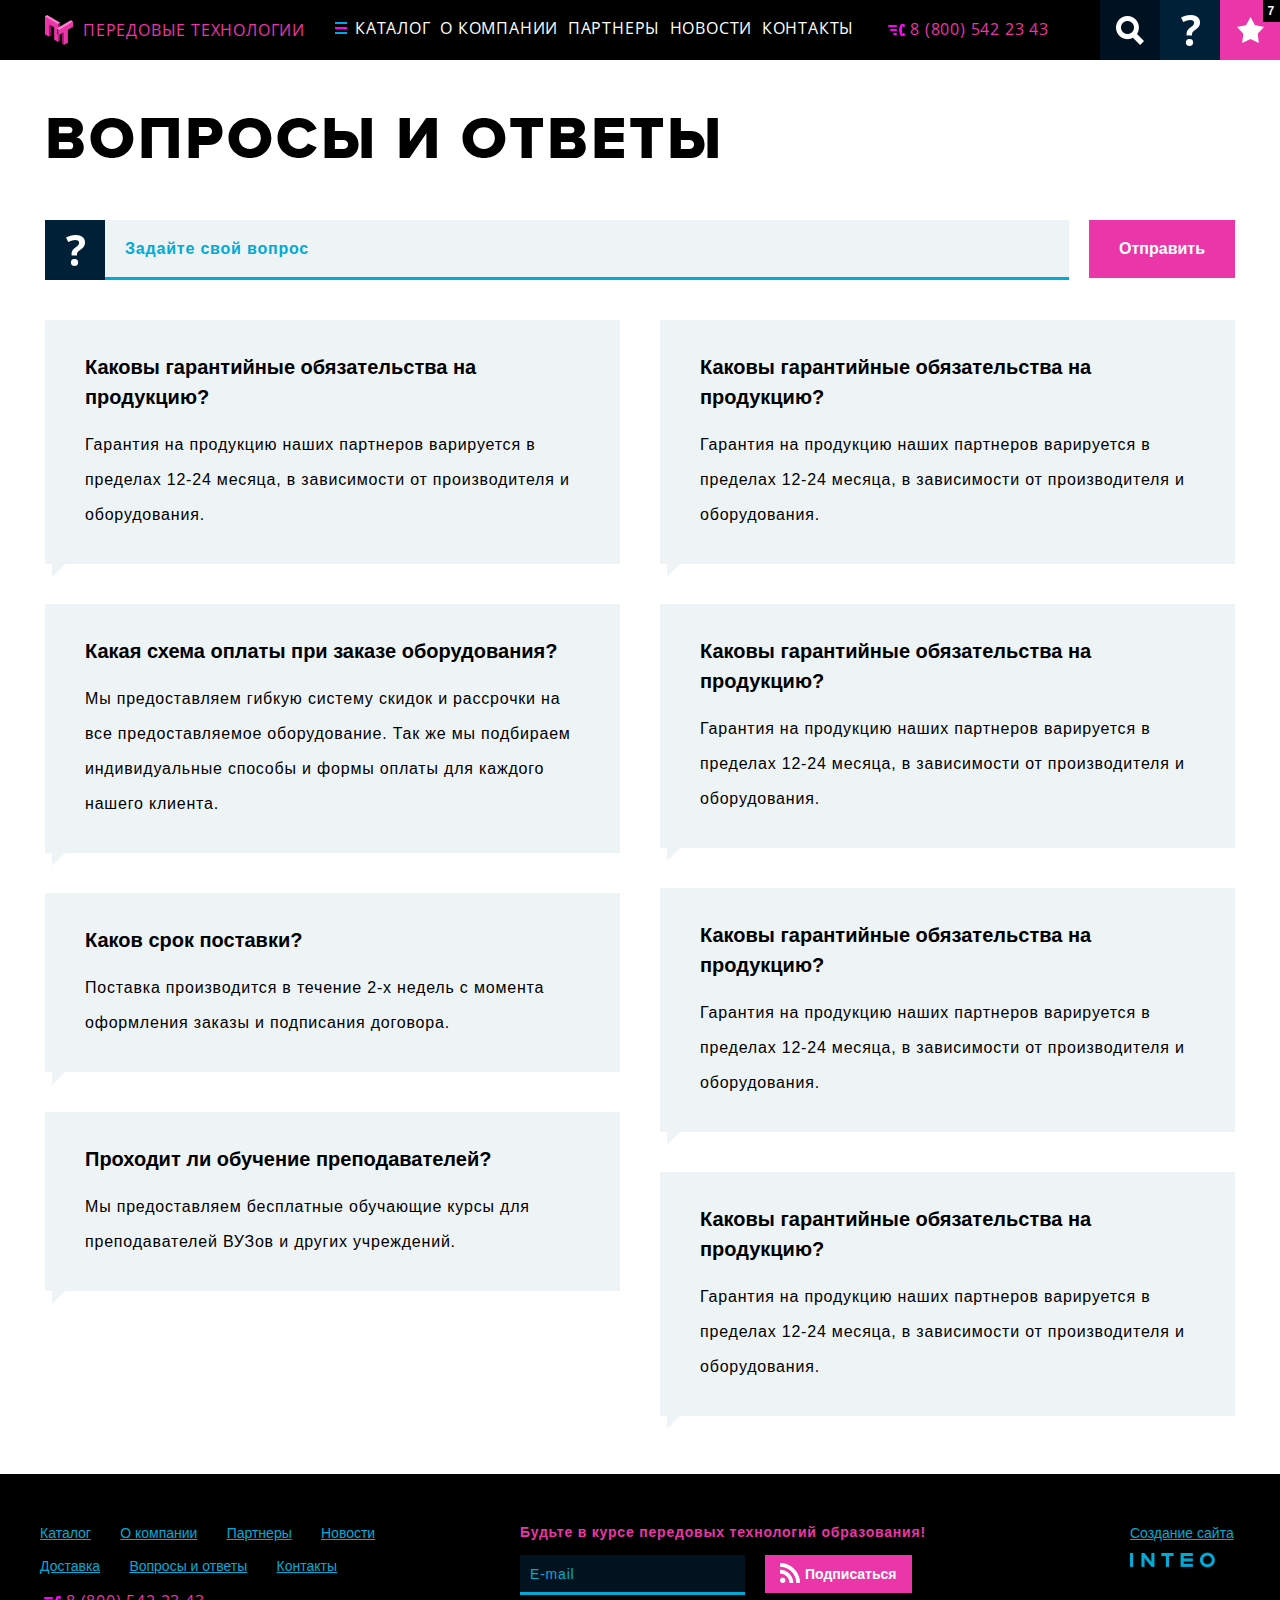
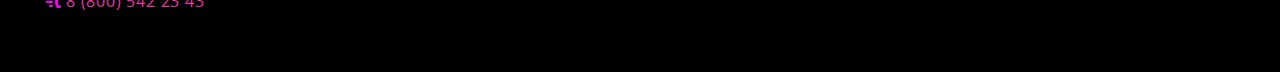
<file: index12.html>
<!doctype html>

<head>
  <meta charset="utf-8">
  <title>AdvTechno</title>
  <meta name="viewport" content="width=1010">
  <meta http-equiv="X-UA-Compatible" content="IE=edge,chrome=1">
  <meta name="description" content="">
  <meta name="keywords" content="">
  <link rel="stylesheet" href="/f/css/main.css">
  <!--[if lte IE 9]><link rel="stylesheet" href="f/css/ie.css"><![endif]-->
  <link rel="stylesheet" href="/f/fancybox/jquery.fancybox.css?v=2.1.5" media="screen">
  <link rel="shortcut icon" href="favicon.ico">
  <link rel="stylesheet" href="/f/css/jquery-ui.css">
  <link rel="stylesheet" href="/f/css/jquery.mCustomScrollbar.css">
  <script src="/f/js/jquery-1.10.2.min.js"></script>
  <link href='http://fonts.googleapis.com/css?family=Open+Sans+Condensed:300,300italic,700&subset=latin,cyrillic-ext,greek-ext,latin-ext,cyrillic' rel='stylesheet' type='text/css'>
  <link href="http://fonts.googleapis.com/css?family=PT+Sans:400,400italic,700|Open+Sans:400,800,600&subset=all" rel="stylesheet">
  <script src="/f/fancybox/jquery.fancybox.pack.js?v=2.1.5"></script>
  <script src="/f/js/jquery-ui-1.10.4.min.js"></script>
  <script src="/f/js/jquery.touchSwipe.min.js"></script>
  <script src="/f/js/jquery.transit.min.js"></script>
  <script src="/f/js/jquery.mCustomScrollbar.js"></script>
  <script src="/f/js/common.js"></script>
  <!--[if lt IE 9]><script src="https://oss.maxcdn.com/libs/respond.js/1.4.2/respond.min.js"></script><![endif]-->
</head>

<body>
  <section class="b-main">
    <header class="b-header   clearfix">
      <a href="/" class="b-header__logo">
        <img src="/f/i/logo-small.png" alt="" class="b-header__logo-img">
        <p class="b-header__logo-text">Передовые технологии</p>
      </a>
      <div class="b-header-btns">
        <div class="scroll-btn_fvr scroll-btn iconize-fvr">
          <span class="scroll-btn__text">Избранное</span>
          <span class="scroll-btn-qty">7</span>
        </div>
        <div class="scroll-btn_qst scroll-btn iconize-qst">
          <span class="scroll-btn__text">Задать вопрос</span>
        </div>
        <div class="scroll-btn_search scroll-btn iconize-search">
          <span class="scroll-btn__text">Поиск</span>
        </div>
      </div>
      <div class="b-header__phone iconize-phone">8 (800) 542 23 43</div>
      <div class="b-header__menu-wrap">
        <ul class="b-header__menu">
          <li class="b-header__menu-item"><a href="#" class="iconize-catalog">Каталог</a>
          </li>
          <li class="b-header__menu-item"><a href="#">О компании</a>
          </li>
          <li class="b-header__menu-item"><a href="#">Партнеры</a>
          </li>
          <li class="b-header__menu-item"><a href="#">Новости</a>
          </li>
          <li class="b-header__menu-item"><a href="#">Контакты</a>
          </li>
        </ul>
      </div>
    </header>
    <section class="b-news">
    	<div class="b-wrapper">
        <h1 class="b-title">Вопросы и ответы</h1>
        <form class="b-quest">
          <div class="b-quest__ico iconize-qst"></div>
          <div class="b-quest__submit-wrap">
            <input id="quest__submit" class="magenta-btn b-quest__submit" type="submit" value="Отправить" />
          </div>
          <div class="b-quest__input-wrap">
            <input class="b-quest__input input-placeholder input" id="quest-input" type="text" value="" placeholder="Задайте свой вопрос"/>
          </div>
        </form>
        <section class="b-news__holder">
	        <div class="b-news__item b-ico-arrowed b-ico-arrowed_grey">
        		<h2 class="b-news__item-title">Каковы гарантийные обязательства на продукцию?</h2>
        		<p class="b-news__item-text">Гарантия на продукцию наших партнеров варируется в пределах 12-24 месяца, в зависимости от производителя и оборудования.</p>
	        </div>
	        <div class="b-news__item b-ico-arrowed b-ico-arrowed_grey">
        		<h2 class="b-news__item-title">Какая схема оплаты при заказе оборудования?</h2>
        		<p class="b-news__item-text">Мы предоставляем гибкую систему скидок и рассрочки на все предоставляемое оборудование. Так же мы подбираем индивидуальные способы и формы оплаты для каждого нашего клиента.</p>
	        </div>
	        <div class="b-news__item b-ico-arrowed b-ico-arrowed_grey">
        		<h2 class="b-news__item-title">Каков срок поставки?</h2>
        		<p class="b-news__item-text">Поставка производится в течение 2-х недель с момента оформления заказы и подписания договора.</p>
	        </div>
	        <div class="b-news__item b-ico-arrowed b-ico-arrowed_grey">
        		<h2 class="b-news__item-title">Проходит ли обучение преподавателей?</h2>
        		<p class="b-news__item-text">Мы предоставляем бесплатные обучающие курсы для преподавателей ВУЗов и других учреждений.</p>
	        </div>
	        <div class="b-news__item b-ico-arrowed b-ico-arrowed_grey">
        		<h2 class="b-news__item-title">Каковы гарантийные обязательства на продукцию?</h2>
        		<p class="b-news__item-text">Гарантия на продукцию наших партнеров варируется в пределах 12-24 месяца, в зависимости от производителя и оборудования.</p>
	        </div>
	        <div class="b-news__item b-ico-arrowed b-ico-arrowed_grey">
        		<h2 class="b-news__item-title">Каковы гарантийные обязательства на продукцию?</h2>
        		<p class="b-news__item-text">Гарантия на продукцию наших партнеров варируется в пределах 12-24 месяца, в зависимости от производителя и оборудования.</p>
	        </div>
	        <div class="b-news__item b-ico-arrowed b-ico-arrowed_grey">
        		<h2 class="b-news__item-title">Каковы гарантийные обязательства на продукцию?</h2>
        		<p class="b-news__item-text">Гарантия на продукцию наших партнеров варируется в пределах 12-24 месяца, в зависимости от производителя и оборудования.</p>
	        </div>
	        <div class="b-news__item b-ico-arrowed b-ico-arrowed_grey">
        		<h2 class="b-news__item-title">Каковы гарантийные обязательства на продукцию?</h2>
        		<p class="b-news__item-text">Гарантия на продукцию наших партнеров варируется в пределах 12-24 месяца, в зависимости от производителя и оборудования.</p>
	        </div>
        </section>
      </div>
    </section>
    <footer class="b-footer clearfix">
      <ul class="b-footer-menu">
        <li class="b-footer-menu__item"><a href="#" class="link">Каталог</a>
        </li>
        <li class="b-footer-menu__item"><a href="#" class="link">О компании</a>
        </li>
        <li class="b-footer-menu__item"><a href="#" class="link">Партнеры</a>
        </li>
        <li class="b-footer-menu__item"><a href="#" class="link">Новости</a>
        </li>
        <li class="b-footer-menu__item"><a class="b-list-popup-link link" href="#b-list-popup">Доставка</a>
        </li>
        <li class="b-footer-menu__item"><a class="b-question-popup-link link" href="#b-question-popup">Вопросы и ответы</a>
        </li>
        <li class="b-footer-menu__item"><a class="b-question-ok-popup-link link" href="#b-question-ok-popup">Контакты</a>
        </li>
        <li class="b-footer-menu__item b-footer-menu__item_phone">
          <span class="iconize-phone">8 (800) 542 23 43</span>
        </li>
      </ul>
      <a href="#" class="b-footer-made-by">
        <span class="b-footer-made-by__text">Создание сайта</span>
        <span class="b-footer-made-by__img"></span>
      </a>
      <div class="b-footer-form-wrap">
        <form action="" class="b-footer-form">
          <p class="b-footer-form__title">Будьте в курсе передовых технологий образования!</p>
          <input class="b-footer-form__text input input_small input-placeholder" id="subscribe-input" type="email" value="" placeholder="E-mail"/><button id="b-footer-form__submit" class="b-footer-form__submit magenta-btn"><span class="iconize-subscribe"></span>Подписаться</button>
        </form>
      </div>
    </footer>
  </section>
  <div class="b-popups">
    <div class="b-num-popup b-popup" id="b-1-popup">
      <span class="popup__close iconize-close iconize-close_black-magenta " onclick="fancy_close();"></span>
      <div class="b-num-popup__scroll">
        <div class="b-num-popup__scroll-holder">
          <div class="b-product-equip__item b-product-equip-item">
            <div class="b-product-equip-item__img b-product-equip-item__img_popup">
              <img src="/f/i/equip/10.jpg" alt="">
            </div>
            <div class="b-product-equip-item__detail">
              <span class="b-product-equip-item__num b-product-equip-item__num_popup b-product__equip-num">1</span>
              <p class="b-product-equip-item__title" style="margin-top: 30px;">Установка по работе с химическими реакторами</p>
              <p class="b-product-equip-item__name">AEHC. Computer Controlled Hydrogenation Unit.</p>
              <p class="b-product-equip-item__text">Устройство Гидрогенизации это стендовый аппарат, который регулирует степень насыщенности пищевых масел в емкости объемом 22 литра.</p>
              <span class="b-product-equip-item__subtitle">Основные возможности:</span>
              <ul class="b-product-equip__abil b-product-equip__abil_untop b-product-equip-abil">
                <li class="b-product-equip-abil__item b-product-equip-abil-item">
                  <p class="b-product-equip-abil-item__text">Изучение влияния температуры на рабочий процесс.</p>
                </li>
                <li class="b-product-equip-abil__item b-product-equip-abil-item">
                  <p class="b-product-equip-abil-item__text">Изучение оказываемого воздействия на рабочий процесс устройством для перемешивания.</p>
                </li>
                <li class="b-product-equip-abil__item b-product-equip-abil-item">
                  <p class="b-product-equip-abil-item__text">Изучение влияния на рабочий процесс изменения давления водородного газа.</p>
                </li>
                <li class="b-product-equip-abil__item b-product-equip-abil-item">
                  <p class="b-product-equip-abil-item__text">Работа с промышленным устройством гидрогенизации, выполненным в мелком масштабе.</p>
                </li>
                <li class="b-product-equip-abil__item b-product-equip-abil-item">
                  <p class="b-product-equip-abil-item__text">Определение оптимальной дозировки катализатора.</p>
                </li>
                <li class="b-product-equip-abil__item b-product-equip-abil-item">
                  <p class="b-product-equip-abil-item__text">Демонстрация работы фильтра в процессе регенерации катализатора.</p>
                </li>
                <li class="b-product-equip-abil__item b-product-equip-abil-item">
                  <p class="b-product-equip-abil-item__text">Изучение различных видов катализаторов.</p>
                </li>
              </ul>
            </div>
          </div>
        </div>
      </div>
    </div>
    <form class="b-question-popup b-popup b-form" id="b-question-popup">
      <div class="b-popup-head">
        <span class="b-popup-head__text iconize-qst">Задать вопрос</span>
        <span class="popup__close iconize-close" onclick="fancy_close();"></span>
      </div>
      <div class="b-popup-wrap">
        <input class="input input-placeholder" id="b-question-popup__name-input" type="text" value="" placeholder="Наименование учреждения"/>         
        <input class="input b-form__half input-placeholder" id="b-question-popup__phone-input" type="tel" value="" placeholder="Телефон"/><input class="input b-form__half b-form__half_right input-placeholder" id="b-question-popup__email-input" type="email" value="" placeholder="E-Mail"/>
        <!--  <div class="input-wrap b-form__half iconize-input-correct">
       <input class="input input-placeholder" id="b-question-popup__email-input" type="email" value="" placeholder="E-Mail"/>
     </div> -->
        <!-- <div class="input-wrap b-form__half iconize-input-incorrect">
        <input class="input input-placeholder" id="b-question-popup__email-input" type="email" value="" placeholder="E-Mail"/>
      </div> -->
        <textarea class="input input-area input-placeholder" id="b-question-popup__text-input" placeholder="Ваш вопрос"></textarea>
        <div class="b-btn-wrap">
          <input type="submit" id="b-question-popup__submit" class="magenta-btn" value="Отправить">
          <!--<input type="submit" id="b-question-popup__submit" class="magenta-btn_inactive magenta-btn" value="Отправить"> -->
        </div>
      </div>
    </form>
    <div class="b-question-ok-popup b-popup b-form" id="b-question-ok-popup">
      <div class="b-popup-wrap">
        <span class="b-popup__title">Ваш вопрос получен</span>
        <p class="b-popup__text">Мы свяжемся с Вами
          <br>в самое ближайшее время!</p>
        <div class="b-btn-wrap">
          <span class="magenta-btn" onclick="fancy_close();">Спасибо</span>
        </div>
      </div>
    </div>
    <form class="b-list-popup b-popup b-form" id="b-list-popup">
      <div class="b-form__head b-form-head">
        <span class="b-form-head__text iconize-qst2">Опросный лист</span>
        <span class="popup__close iconize-close iconize-close_black" onclick="fancy_close();"></span>
      </div>
      <div class="b-form__wrap">
        <span class="b-list-popup__title b-cut-top">Контактные данные</span>
        <input class="input input_small b-form__half input-placeholder" id="b-list-popup__name-input" type="text" value="" placeholder="Наименование учреждения"/><input class="input input-placeholder input_small b-form__half b-form__half_right" id="b-list-popup__contact-input" type="text" value="" placeholder="Контактное лицо"/>
        <div class="b-form__half">
          <input class="input input-placeholder input_small b-form__half" id="b-list-popup__phone-input" type="tel" value="" placeholder="Телефон"/><input class="input input-placeholder input_small b-form__half b-form__half_right" id="b-list-popup__email-input" type="email" value="" placeholder="E-Mail"/>
        </div>
        <span class="b-list-popup__title">Сфера деятельности</span>
        <div class="b-radio-wrap">
          <input id="param1" class="radio" type="radio" name="list_radio" checked/>
          <label class="b-list-popup-label label" for="param1">Образовательное учреждение</label>
        </div>
        <div class="b-radio-wrap">
          <input id="param2" class="radio" type="radio" name="list_radio" />
          <label class="label" for="param2">Учебный центр</label>
        </div>
        <div class="b-radio-wrap">
          <input id="param3" class="radio" type="radio" name="list_radio" />
          <label class="label" for="param3">Коммерческая организация</label>
        </div>
        <span class="b-list-popup__title">Планируемый бюджет</span>
        <div id="slider-range" class="b-range">
          <span class="b-range__min">50 000
            <span class="rub">&#8377</span>
          </span>
          <span class="b-range__max">50 млн.
            <span class="rub">&#8377</span>
          </span>
          <span class="b-range__cur-min">От
            <span class="b-range__cur-min-value">100 000</span>
            <span class="rub">&#8377</span>
          </span>
          <span class="b-range__cur-max">До
            <span class="b-range__cur-max-value">30 млн.</span>
            <span class="rub">&#8377</span>
          </span>
        </div>
        <p class="b-list-popup-range__hint">Если у вас выделен определенный бюджет, вы можете отталкиваться от него</p>
        <span class="b-list-popup__title b-cut-top">Специальности</span>
        <ul class="b-list-popup-spec">
          <li class="b-list-popup-spec__item">
            <div class="b-check-wrap">
              <input id="param4" class="checkbox" type="checkbox" name="list_check" />
              <label class="label" for="param4">Автоматизация и мехатроника</label>
            </div>
          </li>
          <li class="b-list-popup-spec__item">
            <div class="b-check-wrap">
              <input id="param5" class="checkbox" type="checkbox" name="list_check" />
              <label class="label" for="param5">Автомобили и автомобильное хозяйство</label>
            </div>
          </li>
          <li class="b-list-popup-spec__item">
            <div class="b-check-wrap">
              <input id="param6" class="checkbox" type="checkbox" name="list_check" />
              <label class="label" for="param6">Аэродинамика</label>
            </div>
          </li>
          <li class="b-list-popup-spec__item">
            <div class="b-check-wrap">
              <input id="param7" class="checkbox" type="checkbox" name="list_check" />
              <label class="label" for="param7">Аэрокосмическая техника</label>
            </div>
          </li>
          <li class="b-list-popup-spec__item">
            <div class="b-check-wrap">
              <input id="param8" class="checkbox" type="checkbox" name="list_check" />
              <label class="label" for="param8">Биология</label>
            </div>
          </li>
          <li class="b-list-popup-spec__item">
            <div class="b-check-wrap">
              <input id="param9" class="checkbox" type="checkbox" name="list_check" />
              <label class="label" for="param9">Биотехнологии</label>
            </div>
          </li>
          <li class="b-list-popup-spec__item">
            <div class="b-check-wrap">
              <input id="param10" class="checkbox" type="checkbox" name="list_check" />
              <label class="label" for="param10">Вычислительная и микропроцессорная техника. Схемотехника</label>
            </div>
          </li>
          <li class="b-list-popup-spec__item">
            <div class="b-check-wrap">
              <input id="param11" class="checkbox" type="checkbox" name="list_check" />
              <label class="label" for="param11">Коммуникации</label>
            </div>
          </li>
          <li class="b-list-popup-spec__item">
            <div class="b-check-wrap">
              <input id="param12" class="checkbox" type="checkbox" name="list_check" />
              <label class="label" for="param12">Медицина</label>
            </div>
          </li>
          <li class="b-list-popup-spec__item">
            <div class="b-check-wrap">
              <input id="param13" class="checkbox" type="checkbox" name="list_check" />
              <label class="label" for="param13">Науки о Земле</label>
            </div>
          </li>
          <li class="b-list-popup-spec__item">
            <div class="b-check-wrap">
              <input id="param14" class="checkbox" type="checkbox" name="list_check" />
              <label class="label" for="param14">Нефтегазовая промышленность</label>
            </div>
          </li>
          <li class="b-list-popup-spec__item">
            <div class="b-check-wrap">
              <input id="param15" class="checkbox" type="checkbox" name="list_check" />
              <label class="label" for="param15">Пищевые и водные технологии</label>
            </div>
          </li>
          <li class="b-list-popup-spec__item">
            <div class="b-check-wrap">
              <input id="param16" class="checkbox" type="checkbox" name="list_check" />
              <label class="label" for="param16">Прикладная оптика - фотоника</label>
            </div>
          </li>
          <li class="b-list-popup-spec__item">
            <div class="b-check-wrap">
              <input id="param17" class="checkbox" type="checkbox" name="list_check" />
              <label class="label" for="param17">Прикладная механика</label>
            </div>
          </li>
          <li class="b-list-popup-spec__item">
            <div class="b-check-wrap">
              <input id="param34" class="checkbox" type="checkbox" name="list_check" />
              <label class="label" for="param34">Пищевая химия</label>
            </div>
          </li>
          <li class="b-list-popup-spec__item">
            <div class="b-check-wrap">
              <input id="param18" class="checkbox" type="checkbox" name="list_check" />
              <label class="label" for="param18">Радиотехника. Телекоммуникации. Сети ЭВМ</label>
            </div>
          </li>
          <li class="b-list-popup-spec__item">
            <div class="b-check-wrap">
              <input id="param19" class="checkbox" type="checkbox" name="list_check" />
              <label class="label" for="param19">Робототехника</label>
            </div>
          </li>
          <li class="b-list-popup-spec__item">
            <div class="b-check-wrap">
              <input id="param20" class="checkbox" type="checkbox" name="list_check" />
              <label class="label" for="param20">Сельское хозяйство</label>
            </div>
          </li>
          <li class="b-list-popup-spec__item">
            <div class="b-check-wrap">
              <input id="param21" class="checkbox" type="checkbox" name="list_check" />
              <label class="label" for="param21">Строительство</label>
            </div>
          </li>
          <li class="b-list-popup-spec__item">
            <div class="b-check-wrap">
              <input id="param22" class="checkbox" type="checkbox" name="list_check" />
              <label class="label" for="param22">Термодинамика и Термотехника</label>
            </div>
          </li>
          <li class="b-list-popup-spec__item">
            <div class="b-check-wrap">
              <input id="param23" class="checkbox" type="checkbox" name="list_check" />
              <label class="label" for="param23">Технология машиностроения. Обработка материалов</label>
            </div>
          </li>
          <li class="b-list-popup-spec__item">
            <div class="b-check-wrap">
              <input id="param24" class="checkbox" type="checkbox" name="list_check" />
              <label class="label" for="param24">Транспорт</label>
            </div>
          </li>
          <li class="b-list-popup-spec__item">
            <div class="b-check-wrap">
              <input id="param25" class="checkbox" type="checkbox" name="list_check" />
              <label class="label" for="param25">Управление Процессом</label>
            </div>
          </li>
          <li class="b-list-popup-spec__item">
            <div class="b-check-wrap">
              <input id="param26" class="checkbox" type="checkbox" name="list_check" />
              <label class="label" for="param26">Физика</label>
            </div>
          </li>
          <li class="b-list-popup-spec__item">
            <div class="b-check-wrap">
              <input id="param27" class="checkbox" type="checkbox" name="list_check" />
              <label class="label" for="param27">Химия</label>
            </div>
          </li>
          <li class="b-list-popup-spec__item">
            <div class="b-check-wrap">
              <input id="param28" class="checkbox" type="checkbox" name="list_check" />
              <label class="label" for="param28">Химические технологии</label>
            </div>
          </li>
          <li class="b-list-popup-spec__item">
            <div class="b-check-wrap">
              <input id="param29" class="checkbox" type="checkbox" name="list_check" />
              <label class="label" for="param29">Экология</label>
            </div>
          </li>
          <li class="b-list-popup-spec__item">
            <div class="b-check-wrap">
              <input id="param30" class="checkbox" type="checkbox" name="list_check" />
              <label class="label" for="param30">Энергетика</label>
            </div>
          </li>
          <li class="b-list-popup-spec__item">
            <div class="b-check-wrap">
              <input id="param31" class="checkbox" type="checkbox" name="list_check" />
              <label class="label" for="param31">Энергия</label>
            </div>
          </li>
          <li class="b-list-popup-spec__item">
            <div class="b-check-wrap">
              <input id="param32" class="checkbox" type="checkbox" name="list_check" />
              <label class="label" for="param32">Электроника</label>
            </div>
          </li>
          <li class="b-list-popup-spec__item">
            <div class="b-check-wrap">
              <input id="param33" class="checkbox" type="checkbox" name="list_check" />
              <label class="label" for="param33">Другое</label>
            </div>
          </li>
        </ul>
        <span class="b-list-popup__title">Планируемый штат учащихся / сотрудников</span>
        <input class="input input_small input-placeholder b-list-popup__staff-input" id="b-list-popup__staff-input" type="text" value="" placeholder="Количество мест"/>
        <span class="b-list-popup__staff-qty">шт.</span>
      </div>
      <div class="b-form__submit-wrap">
        <input type="submit" id="b-list-popup__submit" class="b-form__submit magenta-btn" value="Отправить">
      </div>
    </form>
  </div>
</body>

</html>
</file>
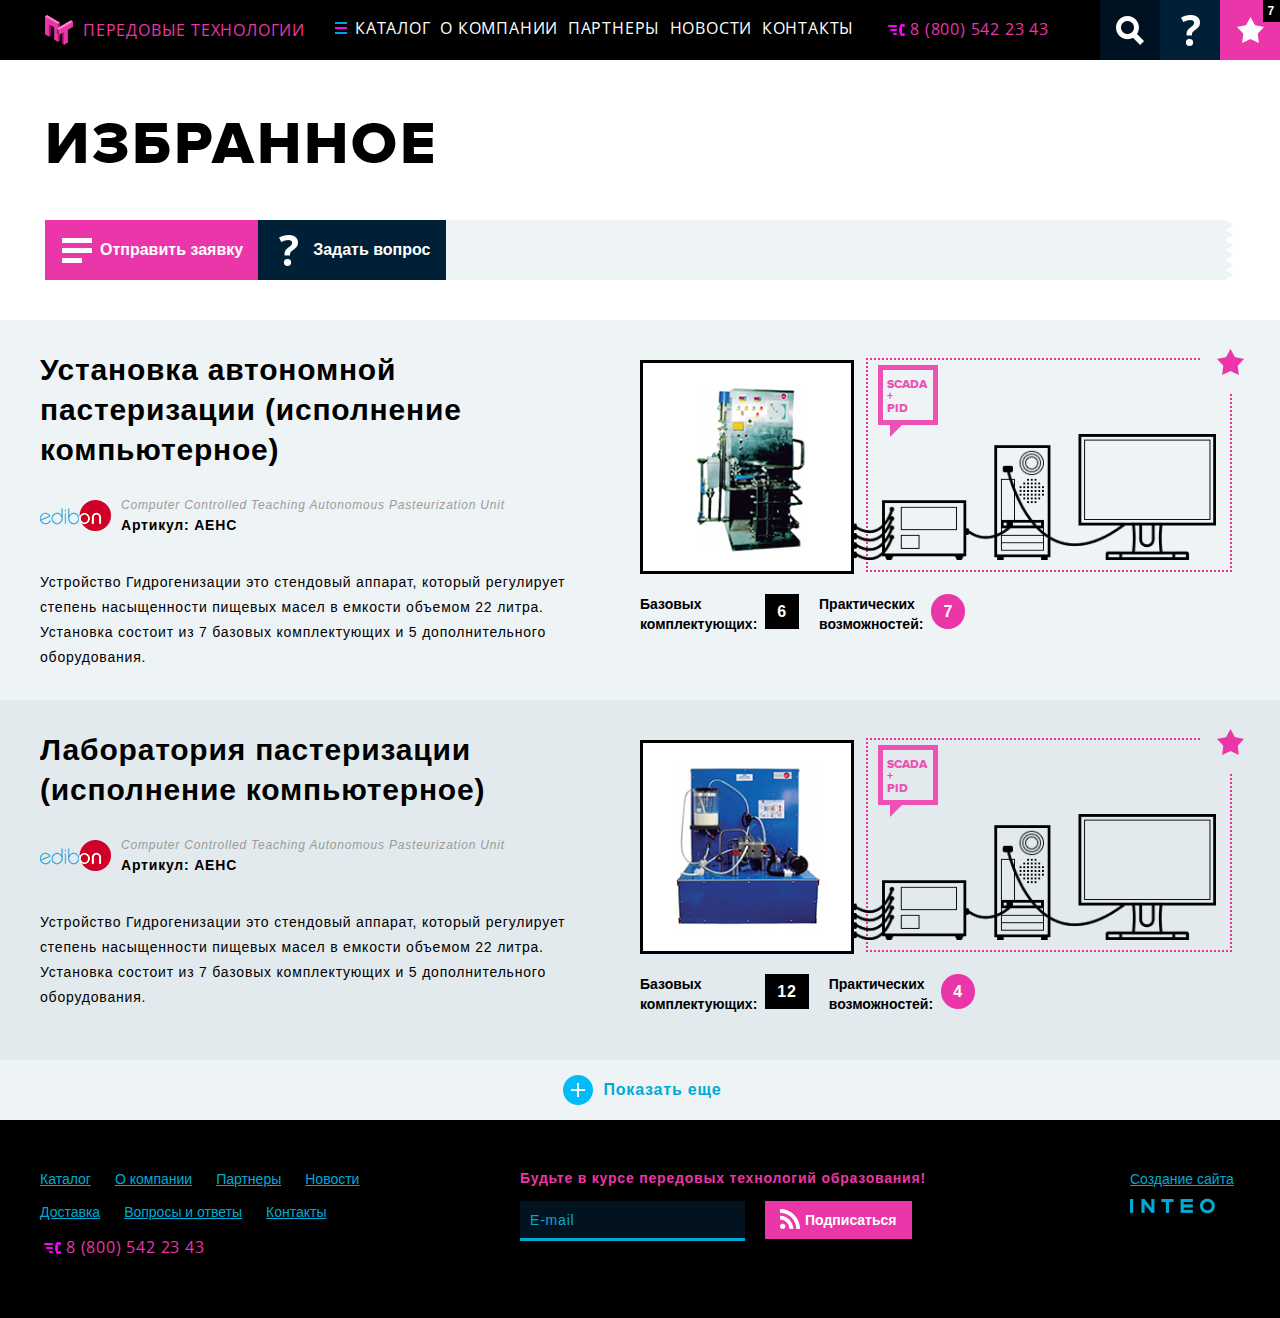
<file: index13.html>
<!doctype html>

<head>
  <meta charset="utf-8">
  <title>AdvTechno</title>
  <meta name="viewport" content="width=1010">
  <meta http-equiv="X-UA-Compatible" content="IE=edge,chrome=1">
  <meta name="description" content="">
  <meta name="keywords" content="">
  <link rel="stylesheet" href="/f/css/main.css">
  <!--[if lte IE 9]><link rel="stylesheet" href="f/css/ie.css"><![endif]-->
  <link rel="stylesheet" href="/f/fancybox/jquery.fancybox.css?v=2.1.5" media="screen">
  <link rel="shortcut icon" href="favicon.ico">
  <link rel="stylesheet" href="/f/css/jquery-ui.css">
  <link rel="stylesheet" href="/f/css/jquery.mCustomScrollbar.css">
  <script src="/f/js/jquery-1.10.2.min.js"></script>
  <link href='http://fonts.googleapis.com/css?family=Open+Sans+Condensed:300,300italic,700&subset=latin,cyrillic-ext,greek-ext,latin-ext,cyrillic' rel='stylesheet' type='text/css'>
   <link href="http://fonts.googleapis.com/css?family=PT+Sans:400,400italic,700|Open+Sans:400,800,600&subset=all" rel="stylesheet">
  <script src="/f/fancybox/jquery.fancybox.pack.js?v=2.1.5"></script>
  <script src="/f/js/jquery-ui-1.10.4.min.js"></script>
  <script src="/f/js/jquery.touchSwipe.min.js"></script>
  <script src="/f/js/jquery.transit.min.js"></script>
  <script src="/f/js/jquery.mCustomScrollbar.js"></script>
  <script src="/f/js/common.js"></script>
  <!--[if lt IE 9]><script src="https://oss.maxcdn.com/libs/respond.js/1.4.2/respond.min.js"></script><![endif]-->
</head>

<body>
  <section class="b-main">
    <header class="b-header clearfix">
      <a href="/" class="b-header__logo">
        <img src="/f/i/logo-small.png" alt="" class="b-header__logo-img">
        <p class="b-header__logo-text">Передовые технологии</p>
      </a>
      <div class="b-header-btns">
        <div class="scroll-btn_fvr scroll-btn iconize-fvr">
          <span class="scroll-btn__text">Избранное</span>
          <span class="scroll-btn-qty">7</span>
        </div>
        <div class="scroll-btn_qst scroll-btn iconize-qst">
          <span class="scroll-btn__text">Задать вопрос</span>
        </div>
        <div class="scroll-btn_search scroll-btn iconize-search">
          <span class="scroll-btn__text">Поиск</span>
        </div>
      </div>
      <div class="b-header__phone iconize-phone">8 (800) 542 23 43</div>
      <div class="b-header__menu-wrap">
        <ul class="b-header__menu">
          <li class="b-header__menu-item"><a href="#" class="iconize-catalog">Каталог</a>
          </li>
          <li class="b-header__menu-item"><a href="#">О компании</a>
          </li>
          <li class="b-header__menu-item"><a href="#">Партнеры</a>
          </li>
          <li class="b-header__menu-item"><a href="#">Новости</a>
          </li>
          <li class="b-header__menu-item"><a href="#">Контакты</a>
          </li>
        </ul>
      </div>
    </header>
    <div class="b-favorite">
      <div class="b-wrapper">
        <h1 class="b-product__tilte">избранное</h1>
        <div class="b-control b-control_left b-control_grey  clearfix">
          <div class="scroll-btn_request scroll-btn scroll-btn_open iconize-request">
            <span class="scroll-btn__text b-request-popup-link">Отправить заявку</span>
          </div>
          <div class="scroll-btn_qst scroll-btn scroll-btn_open iconize-qst">
            <span class="scroll-btn__text">Задать вопрос</span>
          </div>
        </div>
      </div>
      <section class="b-equip b-equip_favorite" style="margin-top: 40px;">
        <div class="b-equip__item">
          <div class="b-equip__item-right">
            <img src="/f/i/equip/1.jpg" alt="" class="b-equip__item-img"><div class="b-equip__item-scheme-wrap">
              <img src="/f/i/base-complect.png" alt="" class="b-equip__item-scheme">
              <div class="b-techno-ico b-ico-arrowed b-techno-ico_sc-pid b-techno-ico_small b-techno-ico_equip"><p>scada <br>+<br> pid</p></div>
              <div class="b-equip__item-close"></div>
            </div>
            <div class="b-equip__item-detail-wrap">
              <div class="b-equip__item-detail">
                <p class="b-equip__item-detail-text">Базовых
                  <br>комплектующих:</p>
                <span class="b-equip__item-detail-value">6</span>
              </div><div class="b-equip__item-detail">
                <p class="b-equip__item-detail-text">Практических
                  <br>возможностей:</p>
                <span class="b-equip__item-detail-value b-equip__item-detail-value_rounded">7</span>
              </div>
            </div>
          </div>
          <div class="b-equip__item-left">
            <h3 class="b-equip__item-title">Установка автономной пастеризации (исполнение компьютерное)</h3>
            <img src="/f/i/fabric1.png" alt="" class="b-equip__item-fabric-icon">
            <div class="b-equip__item-fabric-cont">
              <p class="b-equip__item-italic-text">Computer Controlled Teaching Autonomous Pasteurization Unit</p>
              <span class="b-equip__item-artic">Артикул: AEHC</span>
            </div>
            <p class="b-equip__item-text">Устройство Гидрогенизации это стендовый аппарат, который регулирует степень насыщенности пищевых масел в емкости объемом 22 литра. Установка состоит из 7 базовых комплектующих и 5 дополнительного оборудования.</p>
            <div class="b-control_left b-equip-control b-control clearfix">
              <div class="scroll-btn_price scroll-btn iconize-price">
                <span class="scroll-btn__text">Узнать цену</span>
              </div>
              <div class="scroll-btn_fvr scroll-btn iconize-fvr">
                <span class="scroll-btn__text">Добавить в избранное</span>
              </div>
              <div class="scroll-btn_qst scroll-btn iconize-qst">
                <span class="scroll-btn__text">Задать вопрос</span>
              </div>
            </div>
          </div>
        </div>
        <div class="b-equip__item b-equip__item_dark">
          <div class="b-equip__item-right">
            <img src="/f/i/equip/2.jpg" alt="" class="b-equip__item-img"><div class="b-equip__item-scheme-wrap">
              <img src="/f/i/base-complect.png" alt="" class="b-equip__item-scheme">
              <div class="b-techno-ico b-ico-arrowed b-techno-ico_sc-pid b-techno-ico_small b-techno-ico_equip"><p>scada <br>+<br> pid</p></div>
              <div class="b-equip__item-close"></div>
            </div>
            <div class="b-equip__item-detail-wrap">
              <div class="b-equip__item-detail">
                <p class="b-equip__item-detail-text">Базовых
                  <br>комплектующих:</p>
                <span class="b-equip__item-detail-value">12</span>
              </div><div class="b-equip__item-detail">
                <p class="b-equip__item-detail-text">Практических
                  <br>возможностей:</p>
                <span class="b-equip__item-detail-value b-equip__item-detail-value_rounded">4</span>
              </div>
            </div>
          </div>
          <div class="b-equip__item-left">
            <h3 class="b-equip__item-title">Лаборатория пастеризации (исполнение компьютерное)</h3>
            <img src="/f/i/fabric1.png" alt="" class="b-equip__item-fabric-icon">
            <div class="b-equip__item-fabric-cont">
              <p class="b-equip__item-italic-text">Computer Controlled Teaching Autonomous Pasteurization Unit</p>
              <span class="b-equip__item-artic">Артикул: AEHC</span>
            </div>
            <p class="b-equip__item-text">Устройство Гидрогенизации это стендовый аппарат, который регулирует степень насыщенности пищевых масел в емкости объемом 22 литра. Установка состоит из 7 базовых комплектующих и 5 дополнительного оборудования.</p>
            <div class="b-control_left b-equip-control b-control clearfix">
              <div class="scroll-btn_price scroll-btn iconize-price">
                <span class="scroll-btn__text">Узнать цену</span>
              </div>
              <div class="scroll-btn_fvr scroll-btn iconize-fvr">
                <span class="scroll-btn__text">Добавить в избранное</span>
              </div>
              <div class="scroll-btn_qst scroll-btn iconize-qst">
                <span class="scroll-btn__text">Задать вопрос</span>
              </div>
            </div>
          </div>
        </div>
        <div class="b-show-more b-show-more_color_grey">
          <span class="b-show-more__btn iconize-plus">Показать еще</span>
        </div>
      </section>
    </div>
    <footer class="b-footer clearfix">
      <ul class="b-footer-menu">
        <li class="b-footer-menu__item"><a href="#" class="link">Каталог</a>
        </li><li class="b-footer-menu__item"><a href="#" class="link">О компании</a>
        </li><li class="b-footer-menu__item"><a href="#" class="link">Партнеры</a>
        </li><li class="b-footer-menu__item"><a href="#" class="link">Новости</a>
        </li><li class="b-footer-menu__item"><a class="b-list-popup-link link" href="#b-list-popup">Доставка</a>
        </li><li class="b-footer-menu__item"><a class="b-question-popup-link link" href="#b-question-popup">Вопросы и ответы</a>
        </li><li class="b-footer-menu__item"><a class="b-question-ok-popup-link link" href="#b-question-ok-popup">Контакты</a>
        </li><li class="b-footer-menu__item b-footer-menu__item_phone"><span class="iconize-phone">8 (800) 542 23 43</span></li>
      </ul>
      <a href="#" class="b-footer-made-by">
        <span class="b-footer-made-by__text">Создание сайта</span>
        <span class="b-footer-made-by__img"></span>
      </a>
      <div class="b-footer-form-wrap">
        <form action="" class="b-footer-form">
          <p class="b-footer-form__title">Будьте в курсе передовых технологий образования!</p>
          <input class="b-footer-form__text input input_small input-placeholder" id="subscribe-input" type="email" value="" placeholder="E-mail"/><button id="b-footer-form__submit" class="b-footer-form__submit magenta-btn"><span class="iconize-subscribe"></span>Подписаться</button>
        </form>
      </div>
    </footer>
  </section>
  <div class="b-popups">
  <form class="b-request-popup b-popup b-form" id="b-request-popup">
      <div class="b-popup-head">
        <span class="b-popup-head__text iconize-qst">Отправить заявку</span>
        <span class="popup__close iconize-close" onclick="fancy_close();"></span>
      </div>
      <div class="b-popup-wrap">
        <input class="input input-placeholder" id="b-request-popup__name-input" type="text" value="" placeholder="Наименование учреждения"/>         
        <input class="input b-form__half input-placeholder" id="b-request-popup__phone-input" type="tel" value="" placeholder="Телефон"/><input class="input b-form__half b-form__half_right input-placeholder" id="b-request-popup__email-input" type="email" value="" placeholder="E-Mail"/>
        <!--  <div class="input-wrap b-form__half iconize-input-correct">
       <input class="input input-placeholder" id="b-request-popup__email-input" type="email" value="" placeholder="E-Mail"/>
     </div> -->
        <!-- <div class="input-wrap b-form__half iconize-input-incorrect">
        <input class="input input-placeholder" id="b-request-popup__email-input" type="email" value="" placeholder="E-Mail"/>
      </div> -->
        <textarea class="input input-area input-placeholder" id="b-request-popup__address-input" placeholder="Адрес доставки (если требуется)"></textarea>
        <textarea class="input input-area input-placeholder" id="b-request-popup__comment-input" placeholder="Комментарии"></textarea>
        <div class="b-btn-wrap">
          <input type="submit" id="b-request-popup__submit" class="magenta-btn" value="Отправить">
          <!--<input type="submit" id="b-request-popup__submit" class="magenta-btn_inactive magenta-btn" value="Отправить"> -->
        </div>
      </div>
    </form>
    <div class="b-num-popup b-popup" id="b-1-popup">
      <span class="popup__close iconize-close iconize-close_black-magenta " onclick="fancy_close();"></span>
      <div class="b-num-popup__scroll">
        <div class="b-num-popup__scroll-holder">
          <div class="b-product-equip__item b-product-equip-item">
            <div class="b-product-equip-item__img b-product-equip-item__img_popup">
              <img src="/f/i/equip/10.jpg" alt="">
            </div>
            <div class="b-product-equip-item__detail">
              <span class="b-product-equip-item__num b-product-equip-item__num_popup b-product__equip-num">1</span>
              <p class="b-product-equip-item__title" style="margin-top: 30px;">Установка по работе с химическими реакторами</p>
              <p class="b-product-equip-item__name">AEHC. Computer Controlled Hydrogenation Unit.</p>
              <p class="b-product-equip-item__text">Устройство Гидрогенизации это стендовый аппарат, который регулирует степень насыщенности пищевых масел в емкости объемом 22 литра.</p>
              <span class="b-product-equip-item__subtitle">Основные возможности:</span>
              <ul class="b-product-equip__abil b-product-equip__abil_untop b-product-equip-abil">
                <li class="b-product-equip-abil__item b-product-equip-abil-item">
                  <p class="b-product-equip-abil-item__text">Изучение влияния температуры на рабочий процесс.</p>
                </li>
                <li class="b-product-equip-abil__item b-product-equip-abil-item">
                  <p class="b-product-equip-abil-item__text">Изучение оказываемого воздействия на рабочий процесс устройством для перемешивания.</p>
                </li>
                <li class="b-product-equip-abil__item b-product-equip-abil-item">
                  <p class="b-product-equip-abil-item__text">Изучение влияния на рабочий процесс изменения давления водородного газа.</p>
                </li>
                <li class="b-product-equip-abil__item b-product-equip-abil-item">
                  <p class="b-product-equip-abil-item__text">Работа с промышленным устройством гидрогенизации, выполненным в мелком масштабе.</p>
                </li>
                <li class="b-product-equip-abil__item b-product-equip-abil-item">
                  <p class="b-product-equip-abil-item__text">Определение оптимальной дозировки катализатора.</p>
                </li>
                <li class="b-product-equip-abil__item b-product-equip-abil-item">
                  <p class="b-product-equip-abil-item__text">Демонстрация работы фильтра в процессе регенерации катализатора.</p>
                </li>
                <li class="b-product-equip-abil__item b-product-equip-abil-item">
                  <p class="b-product-equip-abil-item__text">Изучение различных видов катализаторов.</p>
                </li>
              </ul>
            </div>
          </div>
        </div>
      </div>
    </div>
    <form class="b-question-popup b-popup b-form" id="b-question-popup">
      <div class="b-popup-head">
        <span class="b-popup-head__text iconize-qst">Задать вопрос</span>
        <span class="popup__close iconize-close" onclick="fancy_close();"></span>
      </div>
      <div class="b-popup-wrap">
        <input class="input input-placeholder" id="b-question-popup__name-input" type="text" value="" placeholder="Наименование учреждения"/>         
        <input class="input b-form__half input-placeholder" id="b-question-popup__phone-input" type="tel" value="" placeholder="Телефон"/><input class="input b-form__half b-form__half_right input-placeholder" id="b-question-popup__email-input" type="email" value="" placeholder="E-Mail"/>
        <!--  <div class="input-wrap b-form__half iconize-input-correct">
       <input class="input input-placeholder" id="b-question-popup__email-input" type="email" value="" placeholder="E-Mail"/>
     </div> -->
        <!-- <div class="input-wrap b-form__half iconize-input-incorrect">
        <input class="input input-placeholder" id="b-question-popup__email-input" type="email" value="" placeholder="E-Mail"/>
      </div> -->
        <textarea class="input input-area input-placeholder" id="b-question-popup__text-input" placeholder="Ваш вопрос"></textarea>
        <div class="b-btn-wrap">
          <input type="submit" id="b-question-popup__submit" class="magenta-btn" value="Отправить">
          <!--<input type="submit" id="b-question-popup__submit" class="magenta-btn_inactive magenta-btn" value="Отправить"> -->
        </div>
      </div>
    </form>
    <div class="b-question-ok-popup b-popup b-form" id="b-question-ok-popup">
      <div class="b-popup-wrap">
        <span class="b-popup__title">Ваш вопрос получен</span>
        <p class="b-popup__text">Мы свяжемся с Вами
          <br>в самое ближайшее время!</p>
        <div class="b-btn-wrap">
          <span class="magenta-btn" onclick="fancy_close();">Спасибо</span>
        </div>
      </div>
    </div>
    <form class="b-list-popup b-popup b-form" id="b-list-popup">
      <div class="b-form__head b-form-head">
        <span class="b-form-head__text iconize-qst2">Опросный лист</span>
        <span class="popup__close iconize-close iconize-close_black" onclick="fancy_close();"></span>
      </div>
      <div class="b-form__wrap">
        <span class="b-list-popup__title b-cut-top">Контактные данные</span>
        <input class="input input_small b-form__half input-placeholder" id="b-list-popup__name-input" type="text" value="" placeholder="Наименование учреждения"/><input class="input input-placeholder input_small b-form__half b-form__half_right" id="b-list-popup__contact-input" type="text" value="" placeholder="Контактное лицо"/>
        <div class="b-form__half">
          <input class="input input-placeholder input_small b-form__half" id="b-list-popup__phone-input" type="tel" value="" placeholder="Телефон"/><input class="input input-placeholder input_small b-form__half b-form__half_right" id="b-list-popup__email-input" type="email" value="" placeholder="E-Mail"/>
        </div>
        <span class="b-list-popup__title">Сфера деятельности</span>
        <div class="b-radio-wrap">
          <input id="param1" class="radio" type="radio" name="list_radio" checked/>
          <label class="b-list-popup-label label" for="param1">Образовательное учреждение</label>
        </div>
        <div class="b-radio-wrap">
          <input id="param2" class="radio" type="radio" name="list_radio" />
          <label class="label" for="param2">Учебный центр</label>
        </div>
        <div class="b-radio-wrap">
          <input id="param3" class="radio" type="radio" name="list_radio" />
          <label class="label" for="param3">Коммерческая организация</label>
        </div>
        <span class="b-list-popup__title">Планируемый бюджет</span>
        <div id="slider-range" class="b-range">
          <span class="b-range__min">50 000
            <span class="rub">&#8377</span>
          </span>
          <span class="b-range__max">50 млн.
            <span class="rub">&#8377</span>
          </span>
          <span class="b-range__cur-min">От
            <span class="b-range__cur-min-value">100 000</span>
            <span class="rub">&#8377</span>
          </span>
          <span class="b-range__cur-max">До
            <span class="b-range__cur-max-value">30 млн.</span>
            <span class="rub">&#8377</span>
          </span>
        </div>
        <p class="b-list-popup-range__hint">Если у вас выделен определенный бюджет, вы можете отталкиваться от него</p>
        <span class="b-list-popup__title b-cut-top">Специальности</span>
        <ul class="b-list-popup-spec">
          <li class="b-list-popup-spec__item">
            <div class="b-check-wrap">
              <input id="param4" class="checkbox" type="checkbox" name="list_check" />
              <label class="label" for="param4">Автоматизация и мехатроника</label>
            </div>
          </li>
          <li class="b-list-popup-spec__item">
            <div class="b-check-wrap">
              <input id="param5" class="checkbox" type="checkbox" name="list_check" />
              <label class="label" for="param5">Автомобили и автомобильное хозяйство</label>
            </div>
          </li>
          <li class="b-list-popup-spec__item">
            <div class="b-check-wrap">
              <input id="param6" class="checkbox" type="checkbox" name="list_check" />
              <label class="label" for="param6">Аэродинамика</label>
            </div>
          </li>
          <li class="b-list-popup-spec__item">
            <div class="b-check-wrap">
              <input id="param7" class="checkbox" type="checkbox" name="list_check" />
              <label class="label" for="param7">Аэрокосмическая техника</label>
            </div>
          </li>
          <li class="b-list-popup-spec__item">
            <div class="b-check-wrap">
              <input id="param8" class="checkbox" type="checkbox" name="list_check" />
              <label class="label" for="param8">Биология</label>
            </div>
          </li>
          <li class="b-list-popup-spec__item">
            <div class="b-check-wrap">
              <input id="param9" class="checkbox" type="checkbox" name="list_check" />
              <label class="label" for="param9">Биотехнологии</label>
            </div>
          </li>
          <li class="b-list-popup-spec__item">
            <div class="b-check-wrap">
              <input id="param10" class="checkbox" type="checkbox" name="list_check" />
              <label class="label" for="param10">Вычислительная и микропроцессорная техника. Схемотехника</label>
            </div>
          </li>
          <li class="b-list-popup-spec__item">
            <div class="b-check-wrap">
              <input id="param11" class="checkbox" type="checkbox" name="list_check" />
              <label class="label" for="param11">Коммуникации</label>
            </div>
          </li>
          <li class="b-list-popup-spec__item">
            <div class="b-check-wrap">
              <input id="param12" class="checkbox" type="checkbox" name="list_check" />
              <label class="label" for="param12">Медицина</label>
            </div>
          </li>
          <li class="b-list-popup-spec__item">
            <div class="b-check-wrap">
              <input id="param13" class="checkbox" type="checkbox" name="list_check" />
              <label class="label" for="param13">Науки о Земле</label>
            </div>
          </li>
          <li class="b-list-popup-spec__item">
            <div class="b-check-wrap">
              <input id="param14" class="checkbox" type="checkbox" name="list_check" />
              <label class="label" for="param14">Нефтегазовая промышленность</label>
            </div>
          </li>
          <li class="b-list-popup-spec__item">
            <div class="b-check-wrap">
              <input id="param15" class="checkbox" type="checkbox" name="list_check" />
              <label class="label" for="param15">Пищевые и водные технологии</label>
            </div>
          </li>
          <li class="b-list-popup-spec__item">
            <div class="b-check-wrap">
              <input id="param16" class="checkbox" type="checkbox" name="list_check" />
              <label class="label" for="param16">Прикладная оптика - фотоника</label>
            </div>
          </li>
          <li class="b-list-popup-spec__item">
            <div class="b-check-wrap">
              <input id="param17" class="checkbox" type="checkbox" name="list_check" />
              <label class="label" for="param17">Прикладная механика</label>
            </div>
          </li>
          <li class="b-list-popup-spec__item">
            <div class="b-check-wrap">
              <input id="param34" class="checkbox" type="checkbox" name="list_check" />
              <label class="label" for="param34">Пищевая химия</label>
            </div>
          </li>
          <li class="b-list-popup-spec__item">
            <div class="b-check-wrap">
              <input id="param18" class="checkbox" type="checkbox" name="list_check" />
              <label class="label" for="param18">Радиотехника. Телекоммуникации. Сети ЭВМ</label>
            </div>
          </li>
          <li class="b-list-popup-spec__item">
            <div class="b-check-wrap">
              <input id="param19" class="checkbox" type="checkbox" name="list_check" />
              <label class="label" for="param19">Робототехника</label>
            </div>
          </li>
          <li class="b-list-popup-spec__item">
            <div class="b-check-wrap">
              <input id="param20" class="checkbox" type="checkbox" name="list_check" />
              <label class="label" for="param20">Сельское хозяйство</label>
            </div>
          </li>
          <li class="b-list-popup-spec__item">
            <div class="b-check-wrap">
              <input id="param21" class="checkbox" type="checkbox" name="list_check" />
              <label class="label" for="param21">Строительство</label>
            </div>
          </li>
          <li class="b-list-popup-spec__item">
            <div class="b-check-wrap">
              <input id="param22" class="checkbox" type="checkbox" name="list_check" />
              <label class="label" for="param22">Термодинамика и Термотехника</label>
            </div>
          </li>
          <li class="b-list-popup-spec__item">
            <div class="b-check-wrap">
              <input id="param23" class="checkbox" type="checkbox" name="list_check" />
              <label class="label" for="param23">Технология машиностроения. Обработка материалов</label>
            </div>
          </li>
          <li class="b-list-popup-spec__item">
            <div class="b-check-wrap">
              <input id="param24" class="checkbox" type="checkbox" name="list_check" />
              <label class="label" for="param24">Транспорт</label>
            </div>
          </li>
          <li class="b-list-popup-spec__item">
            <div class="b-check-wrap">
              <input id="param25" class="checkbox" type="checkbox" name="list_check" />
              <label class="label" for="param25">Управление Процессом</label>
            </div>
          </li>
          <li class="b-list-popup-spec__item">
            <div class="b-check-wrap">
              <input id="param26" class="checkbox" type="checkbox" name="list_check" />
              <label class="label" for="param26">Физика</label>
            </div>
          </li>
          <li class="b-list-popup-spec__item">
            <div class="b-check-wrap">
              <input id="param27" class="checkbox" type="checkbox" name="list_check" />
              <label class="label" for="param27">Химия</label>
            </div>
          </li>
          <li class="b-list-popup-spec__item">
            <div class="b-check-wrap">
              <input id="param28" class="checkbox" type="checkbox" name="list_check" />
              <label class="label" for="param28">Химические технологии</label>
            </div>
          </li>
          <li class="b-list-popup-spec__item">
            <div class="b-check-wrap">
              <input id="param29" class="checkbox" type="checkbox" name="list_check" />
              <label class="label" for="param29">Экология</label>
            </div>
          </li>
          <li class="b-list-popup-spec__item">
            <div class="b-check-wrap">
              <input id="param30" class="checkbox" type="checkbox" name="list_check" />
              <label class="label" for="param30">Энергетика</label>
            </div>
          </li>
          <li class="b-list-popup-spec__item">
            <div class="b-check-wrap">
              <input id="param31" class="checkbox" type="checkbox" name="list_check" />
              <label class="label" for="param31">Энергия</label>
            </div>
          </li>
          <li class="b-list-popup-spec__item">
            <div class="b-check-wrap">
              <input id="param32" class="checkbox" type="checkbox" name="list_check" />
              <label class="label" for="param32">Электроника</label>
            </div>
          </li>
          <li class="b-list-popup-spec__item">
            <div class="b-check-wrap">
              <input id="param33" class="checkbox" type="checkbox" name="list_check" />
              <label class="label" for="param33">Другое</label>
            </div>
          </li>
        </ul>
        <span class="b-list-popup__title">Планируемый штат учащихся / сотрудников</span>
        <input class="input input_small input-placeholder b-list-popup__staff-input" id="b-list-popup__staff-input" type="text" value="" placeholder="Количество мест"/>
        <span class="b-list-popup__staff-qty">шт.</span>
      </div>
      <div class="b-form__submit-wrap">
        <input type="submit" id="b-list-popup__submit" class="b-form__submit magenta-btn" value="Отправить">
      </div>
    </form>
  </div>
</body>

</html>
</file>
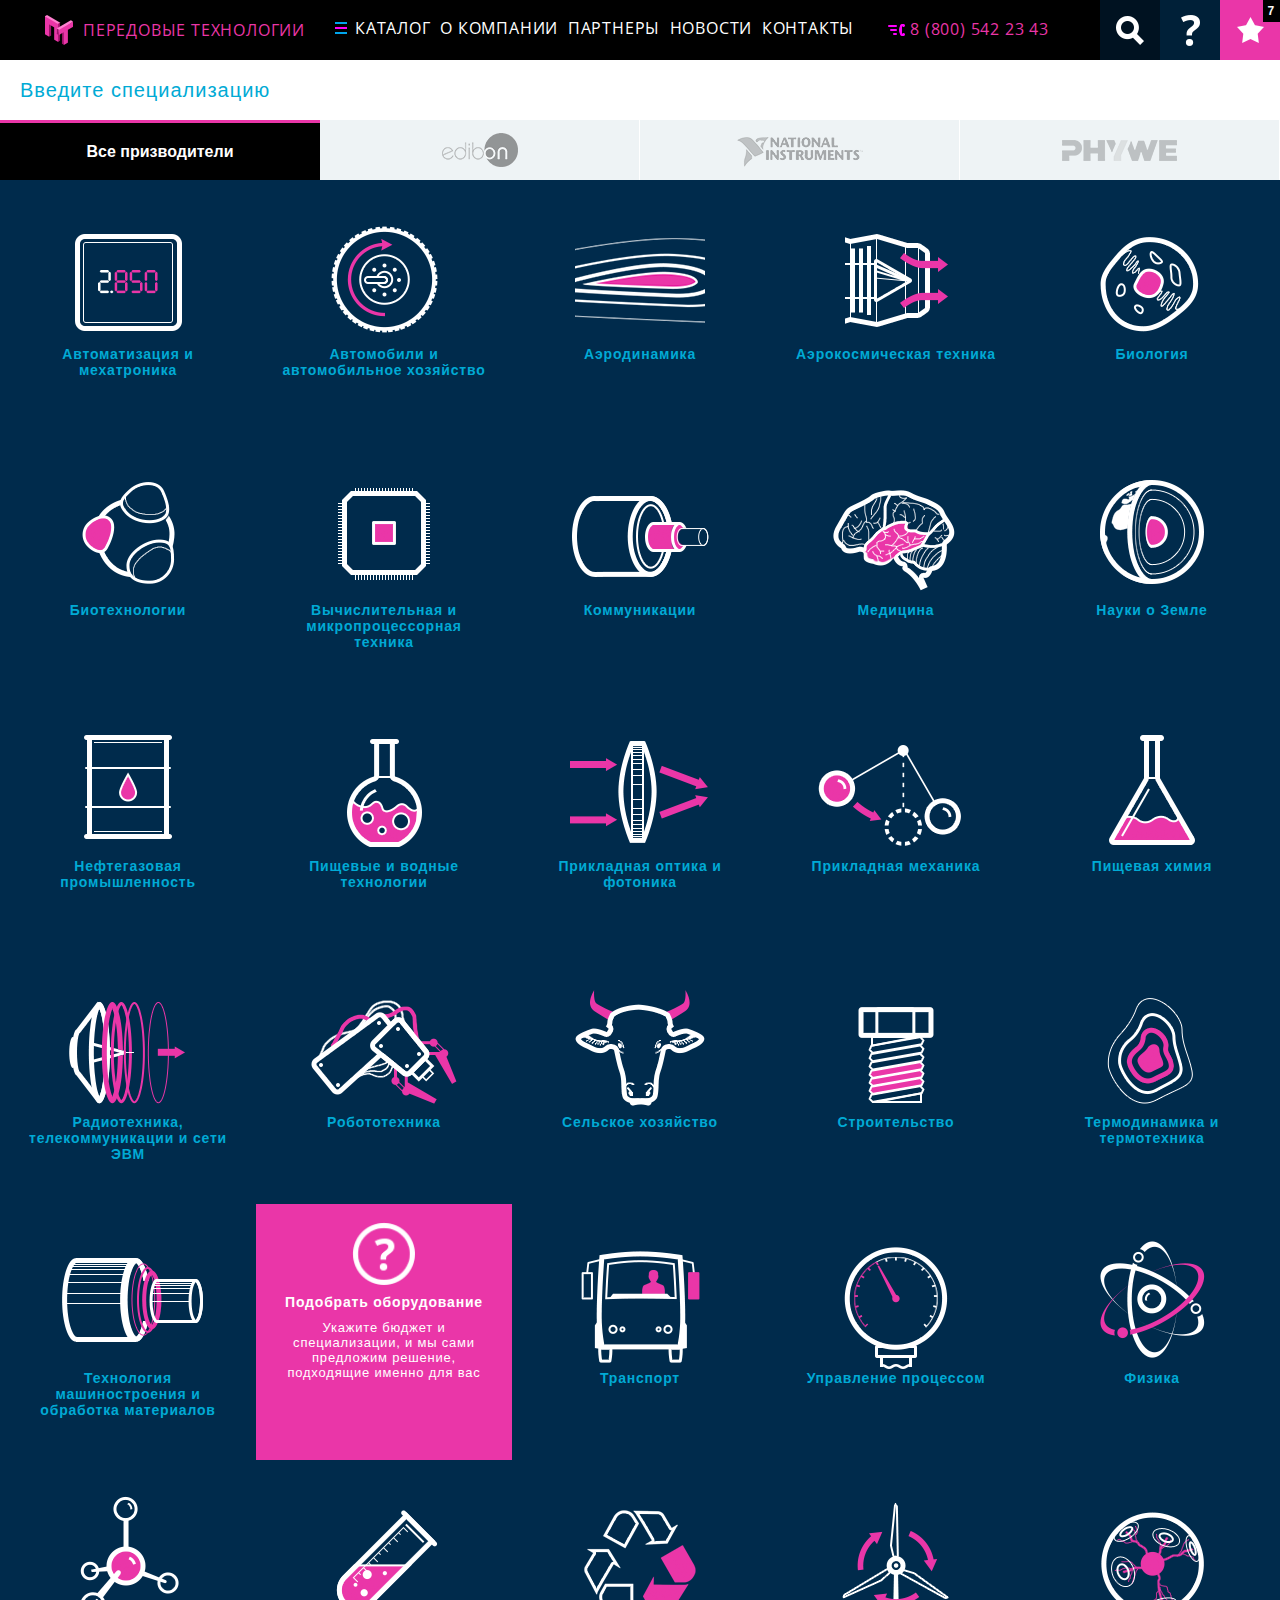
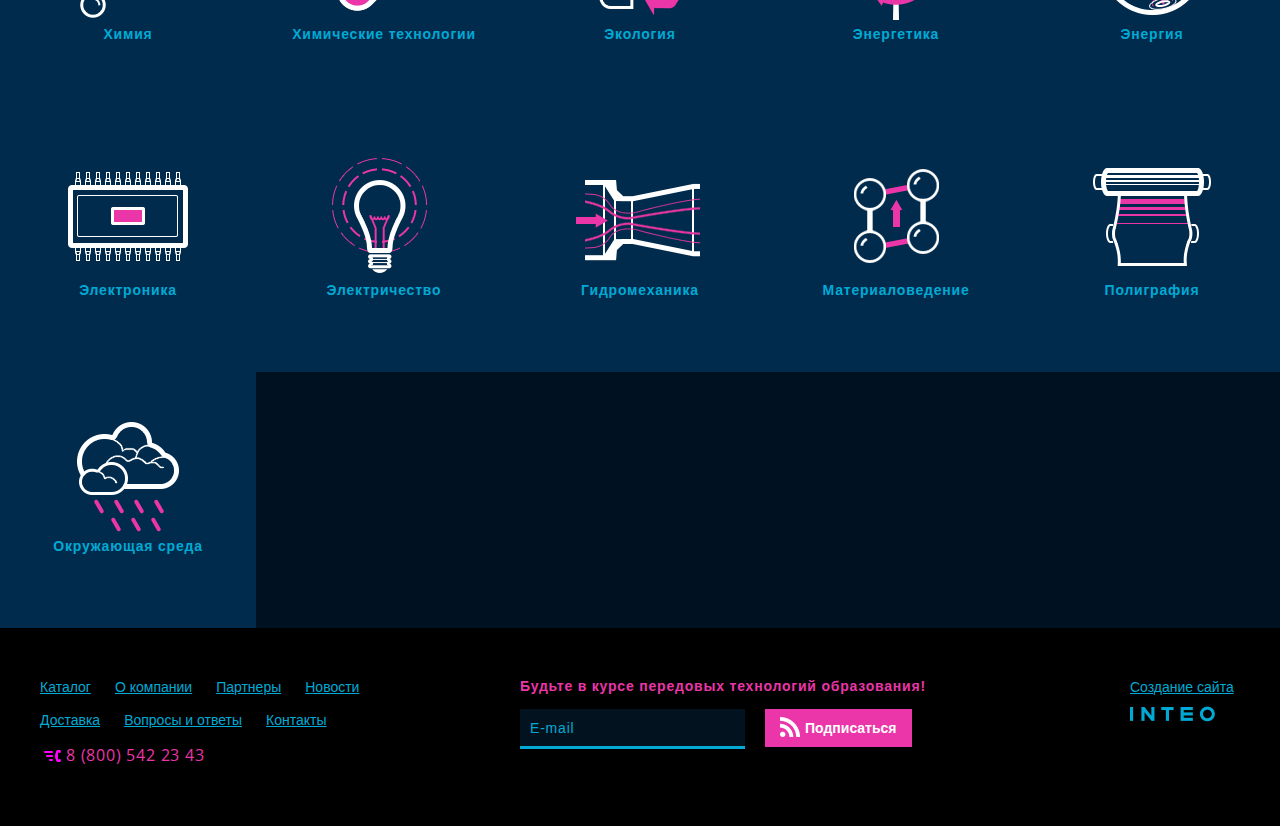
<file: index2.html>
<!doctype html>

<head>
  <meta charset="utf-8">
  <title>AdvTechno</title>
  <meta name="viewport" content="width=1010">
  <meta http-equiv="X-UA-Compatible" content="IE=edge,chrome=1">
  <meta name="description" content="">
  <meta name="keywords" content="">
  <link rel="stylesheet" href="/f/css/main.css">
  <!--[if lte IE 9]><link rel="stylesheet" href="f/css/ie.css"><![endif]-->
  <link rel="stylesheet" href="/f/fancybox/jquery.fancybox.css?v=2.1.5" media="screen">
  <link rel="shortcut icon" href="favicon.ico">
  <link rel="stylesheet" href="/f/css/jquery-ui.css">
  <script src="/f/js/jquery-1.10.2.min.js"></script>
  <link href='http://fonts.googleapis.com/css?family=Open+Sans+Condensed:300,300italic,700&subset=latin,cyrillic-ext,greek-ext,latin-ext,cyrillic' rel='stylesheet' type='text/css'>
   <link href="http://fonts.googleapis.com/css?family=PT+Sans:400,400italic,700|Open+Sans:400,800,600&subset=all" rel="stylesheet">
  <script src="/f/fancybox/jquery.fancybox.pack.js?v=2.1.5"></script>
  <script src="/f/js/jquery-ui-1.10.4.min.js"></script>
  <script src="/f/js/jquery.touchSwipe.min.js"></script>
  <script src="/f/js/jquery.transit.min.js"></script>
  <script src="/f/js/common.js"></script>
  <script src="/f/js/isotope.pkgd.min.js"></script>
  <script src="/f/js/jquery.mCustomScrollbar.js"></script>
  <!--[if lt IE 9]><script src="https://oss.maxcdn.com/libs/respond.js/1.4.2/respond.min.js"></script><![endif]-->
  <script>
   $(function() {
    var $container = $(".b-spec").isotope({
    });
    // filter items on button click
    $(".b-switcher__item").click(function() {
      var filterValue = $(this).attr("data-filter");
      $container.isotope({ filter: filterValue });
    });
  });
  </script>
</head>

<body>
  <section class="b-main">
    <header class="b-header clearfix">
      <a href="/" class="b-header__logo">
        <img src="/f/i/logo-small.png" alt="" class="b-header__logo-img">
        <h1 class="b-header__logo-text">Передовые технологии</h1>
      </a>
      <div class="b-header-btns">
        <div class="scroll-btn_fvr scroll-btn iconize-fvr">
          <span class="scroll-btn__text">Избранное</span>
          <span class="scroll-btn-qty">7</span>
        </div>
        <div class="scroll-btn_qst scroll-btn iconize-qst">
          <span class="scroll-btn__text">Задать вопрос</span>
        </div>
        <div class="scroll-btn_search scroll-btn iconize-search">
          <span class="scroll-btn__text">Поиск</span>
        </div>
      </div>
      <div class="b-header__phone iconize-phone">8 (800) 542 23 43</div>
      <div class="b-header__menu-wrap">
        <ul class="b-header__menu">
          <li class="b-header__menu-item"><a href="#" class="iconize-catalog">Каталог</a>
          </li>
          <li class="b-header__menu-item"><a href="#">О компании</a>
          </li>
          <li class="b-header__menu-item"><a href="#">Партнеры</a>
          </li>
          <li class="b-header__menu-item"><a href="#">Новости</a>
          </li>
          <li class="b-header__menu-item"><a href="#">Контакты</a>
          </li>
        </ul>
      </div>
    </header>
    <form class="b-search">
      <input class="b-search__input input b-cut-bottom input-placeholder" id="search-input" type="search" value="" placeholder="Введите специализацию"/>
    </form>
    <div class="b-switcher b-switcher_big">
        <div class="b-switcher__item b-switcher__item_active" data-filter="*">
          <span class="b-switcher__item-text">Все призводители</span>
        </div><div class="b-switcher__item" data-filter=".df1">
          <div class="b-switcher__item-icon b-switcher__item-icon_1"></div>
        </div><div class="b-switcher__item" data-filter=".df2">
           <div class="b-switcher__item-icon b-switcher__item-icon_2"></div>
        </div><div class="b-switcher__item" data-filter=".df3">
           <div class="b-switcher__item-icon b-switcher__item-icon_3"></div>
        </div>
    </div>
    <div class="b-spec">
      <a href="#" class="b-spec__item df1">
        <img src="/f/i/spec-icons/1.png" alt="" class="b-spec__img">
        <p class="b-spec__text">Автоматизация и мехатроника</p>
      </a><a href="#" class="b-spec__item df3">
        <img src="/f/i/spec-icons/2.png" alt="" class="b-spec__img">
        <p class="b-spec__text">Автомобили и автомобильное хозяйство</p>
      </a><a href="#" class="b-spec__item df2">
        <img src="/f/i/spec-icons/3.png" alt="" class="b-spec__img">
        <p class="b-spec__text">Аэродинамика</p>
      </a><a href="#" class="b-spec__item df3">
        <img src="/f/i/spec-icons/4.png" alt="" class="b-spec__img">
        <p class="b-spec__text">Аэрокосмическая техника</p>
      </a><a href="#" class="b-spec__item df1">
        <img src="/f/i/spec-icons/5.png" alt="" class="b-spec__img">
        <p class="b-spec__text">Биология</p>
      </a><a href="#" class="b-spec__item df1">
        <img src="/f/i/spec-icons/9.png" alt="" class="b-spec__img">
        <p class="b-spec__text">Биотехнологии</p>
      </a><a href="#" class="b-spec__item df2">
        <img src="/f/i/spec-icons/6.png" alt="" class="b-spec__img">
        <p class="b-spec__text">Вычислительная и микропроцессорная техника</p>
      </a><a href="#" class="b-spec__item df1 df2">
        <img src="/f/i/spec-icons/7.png" alt="" class="b-spec__img">
        <p class="b-spec__text">Коммуникации</p>
      </a><a href="#" class="b-spec__item df1">
        <img src="/f/i/spec-icons/8.png" alt="" class="b-spec__img">
        <p class="b-spec__text">Медицина</p>
      </a><a href="#" class="b-spec__item df1">
        <img src="/f/i/spec-icons/10.png" alt="" class="b-spec__img">
        <p class="b-spec__text">Науки о Земле</p>
      </a><a href="#" class="b-spec__item df3">
        <img src="/f/i/spec-icons/11.png" alt="" class="b-spec__img">
        <p class="b-spec__text">Нефтегазовая промышленность</p>
      </a><a href="#" class="b-spec__item df1">
        <img src="/f/i/spec-icons/12.png" alt="" class="b-spec__img">
        <p class="b-spec__text">Пищевые и водные технологии</p>
      </a><a href="#" class="b-spec__item df2">
        <img src="/f/i/spec-icons/13.png" alt="" class="b-spec__img">
        <p class="b-spec__text">Прикладная оптика и фотоника</p>
      </a><a href="#" class="b-spec__item df1">
        <img src="/f/i/spec-icons/14.png" alt="" class="b-spec__img">
        <p class="b-spec__text">Прикладная механика</p>
      </a><a href="#" class="b-spec__item df1">
        <img src="/f/i/spec-icons/15.png" alt="" class="b-spec__img">
        <p class="b-spec__text">Пищевая химия</p>
      </a><a href="#" class="b-spec__item df1">
        <img src="/f/i/spec-icons/16.png" alt="" class="b-spec__img">
        <p class="b-spec__text">Радиотехника, телекоммуникации и сети ЭВМ</p>
      </a><a href="#" class="b-spec__item df1">
        <img src="/f/i/spec-icons/17.png" alt="" class="b-spec__img">
        <p class="b-spec__text">Робототехника</p>
      </a><a href="#" class="b-spec__item df3">
        <img src="/f/i/spec-icons/18.png" alt="" class="b-spec__img">
        <p class="b-spec__text">Сельское хозяйство</p>
      </a><a href="#" class="b-spec__item df1">
        <img src="/f/i/spec-icons/19.png" alt="" class="b-spec__img">
        <p class="b-spec__text">Строительство</p>
      </a><a href="#" class="b-spec__item">
        <img src="/f/i/spec-icons/20.png" alt="" class="b-spec__img">
        <p class="b-spec__text">Термодинамика и термотехника</p>
      </a><a href="#" class="b-spec__item df2">
        <img src="/f/i/spec-icons/21.png" alt="" class="b-spec__img">
        <p class="b-spec__text">Технология машиностроения и обработка материалов</p>
      </a><a href="#" class="b-spec__item b-spec__item_magenta">
        <img src="/f/i/qst-mark.png" alt="" class="b-spec__img">
         <p class="b-spec__text">Подобрать оборудование<span class="b-spec__text_small">Укажите бюджет и специализации, и мы сами предложим решение, подходящие именно для вас</span></p>
      </a><a href="#" class="b-spec__item df3">
        <img src="/f/i/spec-icons/22.png" alt="" class="b-spec__img">
        <p class="b-spec__text">Транспорт</p>
      </a><a href="#" class="b-spec__item df1 df3">
        <img src="/f/i/spec-icons/23.png" alt="" class="b-spec__img">
        <p class="b-spec__text">Управление процессом</p>
      </a><a href="#" class="b-spec__item df3">
        <img src="/f/i/spec-icons/24.png" alt="" class="b-spec__img">
        <p class="b-spec__text">Физика</p>
      </a><a href="#" class="b-spec__item df3">
        <img src="/f/i/spec-icons/25.png" alt="" class="b-spec__img">
        <p class="b-spec__text">Химия</p>
      </a><a href="#" class="b-spec__item df3">
        <img src="/f/i/spec-icons/26.png" alt="" class="b-spec__img">
        <p class="b-spec__text">Химические технологии</p>
      </a><a href="#" class="b-spec__item df2 df3">
        <img src="/f/i/spec-icons/27.png" alt="" class="b-spec__img">
        <p class="b-spec__text">Экология</p>
      </a><a href="#" class="b-spec__item df3">
        <img src="/f/i/spec-icons/28.png" alt="" class="b-spec__img">
        <p class="b-spec__text">Энергетика</p>
      </a><a href="#" class="b-spec__item df3">
        <img src="/f/i/spec-icons/29.png" alt="" class="b-spec__img">
        <p class="b-spec__text">Энергия</p>
      </a><a href="#" class="b-spec__item df3">
        <img src="/f/i/spec-icons/30.png" alt="" class="b-spec__img">
        <p class="b-spec__text">Электроника</p>
      </a><a href="#" class="b-spec__item df2">
        <img src="/f/i/spec-icons/31.png" alt="" class="b-spec__img">
        <p class="b-spec__text">Электричество</p>
      </a><a href="#" class="b-spec__item df3">
        <img src="/f/i/spec-icons/32.png" alt="" class="b-spec__img">
        <p class="b-spec__text">Гидромеханика</p>
      </a><a href="#" class="b-spec__item df3">
        <img src="/f/i/spec-icons/33.png" alt="" class="b-spec__img">
        <p class="b-spec__text">Материаловедение</p>
      </a><a href="#" class="b-spec__item df1">
        <img src="/f/i/spec-icons/34.png" alt="" class="b-spec__img">
        <p class="b-spec__text">Полиграфия</p>
      </a><a href="#" class="b-spec__item df2">
        <img src="/f/i/spec-icons/35.png" alt="" class="b-spec__img">
        <p class="b-spec__text">Окружающая среда</p>
      </a>
    </div>
    <footer class="b-footer clearfix">
      <ul class="b-footer-menu">
        <li class="b-footer-menu__item"><a href="#" class="link">Каталог</a>
        </li><li class="b-footer-menu__item"><a href="#" class="link">О компании</a>
        </li><li class="b-footer-menu__item"><a href="#" class="link">Партнеры</a>
        </li><li class="b-footer-menu__item"><a href="#" class="link">Новости</a>
        </li><li class="b-footer-menu__item"><a class="b-list-popup-link link" href="#b-list-popup">Доставка</a>
        </li><li class="b-footer-menu__item"><a class="b-question-popup-link link" href="#b-question-popup">Вопросы и ответы</a>
        </li><li class="b-footer-menu__item"><a class="b-question-ok-popup-link link" href="#b-question-ok-popup">Контакты</a>
        </li><li class="b-footer-menu__item b-footer-menu__item_phone"><span class="iconize-phone">8 (800) 542 23 43</span></li>
      </ul>
       <a href="#" class="b-footer-made-by">
          <span class="b-footer-made-by__text">Создание сайта</span>
          <span class="b-footer-made-by__img"></span>
      </a>
      <div class="b-footer-form-wrap">
        <form action="" class="b-footer-form">
          <p class="b-footer-form__title">Будьте в курсе передовых технологий образования!</p>
          <input class="b-footer-form__text input input_small input-placeholder" id="subscribe-input" type="email" value="" placeholder="E-mail"/><button id="b-footer-form__submit" class="b-footer-form__submit magenta-btn"><span class="iconize-subscribe"></span>Подписаться</button>
        </form>
      </div>
    </footer>
  </section>
  <div class="b-popups">
    <div class="b-num-popup b-popup" id="b-1-popup">
      <span class="popup__close iconize-close iconize-close_black-magenta " onclick="fancy_close();"></span>
      <div class="b-num-popup__scroll">
        <div class="b-num-popup__scroll-holder">
          <div class="b-product-equip__item b-product-equip-item">
            <div class="b-product-equip-item__img b-product-equip-item__img_popup">
              <img src="/f/i/equip/10.jpg" alt="">
            </div>
            <div class="b-product-equip-item__detail">
              <span class="b-product-equip-item__num b-product-equip-item__num_popup b-product__equip-num">1</span>
              <p class="b-product-equip-item__title" style="margin-top: 30px;">Установка по работе с химическими реакторами</p>
              <p class="b-product-equip-item__name">AEHC. Computer Controlled Hydrogenation Unit.</p>
              <p class="b-product-equip-item__text">Устройство Гидрогенизации это стендовый аппарат, который регулирует степень насыщенности пищевых масел в емкости объемом 22 литра.</p>
              <span class="b-product-equip-item__subtitle">Основные возможности:</span>
              <ul class="b-product-equip__abil b-product-equip__abil_untop b-product-equip-abil">
                <li class="b-product-equip-abil__item b-product-equip-abil-item">
                  <p class="b-product-equip-abil-item__text">Изучение влияния температуры на рабочий процесс.</p>
                </li>
                <li class="b-product-equip-abil__item b-product-equip-abil-item">
                  <p class="b-product-equip-abil-item__text">Изучение оказываемого воздействия на рабочий процесс устройством для перемешивания.</p>
                </li>
                <li class="b-product-equip-abil__item b-product-equip-abil-item">
                  <p class="b-product-equip-abil-item__text">Изучение влияния на рабочий процесс изменения давления водородного газа.</p>
                </li>
                <li class="b-product-equip-abil__item b-product-equip-abil-item">
                  <p class="b-product-equip-abil-item__text">Работа с промышленным устройством гидрогенизации, выполненным в мелком масштабе.</p>
                </li>
                <li class="b-product-equip-abil__item b-product-equip-abil-item">
                  <p class="b-product-equip-abil-item__text">Определение оптимальной дозировки катализатора.</p>
                </li>
                <li class="b-product-equip-abil__item b-product-equip-abil-item">
                  <p class="b-product-equip-abil-item__text">Демонстрация работы фильтра в процессе регенерации катализатора.</p>
                </li>
                <li class="b-product-equip-abil__item b-product-equip-abil-item">
                  <p class="b-product-equip-abil-item__text">Изучение различных видов катализаторов.</p>
                </li>
              </ul>
            </div>
          </div>
        </div>
      </div>
    </div>
    <form class="b-question-popup b-popup b-form" id="b-question-popup">
      <div class="b-popup-head">
        <span class="b-popup-head__text iconize-qst">Задать вопрос</span>
        <span class="popup__close iconize-close" onclick="fancy_close();"></span>
      </div>
      <div class="b-popup-wrap">
        <input class="input input-placeholder" id="b-question-popup__name-input" type="text" value="" placeholder="Наименование учреждения"/>         
        <input class="input b-form__half input-placeholder" id="b-question-popup__phone-input" type="tel" value="" placeholder="Телефон"/><input class="input b-form__half b-form__half_right input-placeholder" id="b-question-popup__email-input" type="email" value="" placeholder="E-Mail"/>
        <!--  <div class="input-wrap b-form__half iconize-input-correct">
       <input class="input input-placeholder" id="b-question-popup__email-input" type="email" value="" placeholder="E-Mail"/>
     </div> -->
        <!-- <div class="input-wrap b-form__half iconize-input-incorrect">
        <input class="input input-placeholder" id="b-question-popup__email-input" type="email" value="" placeholder="E-Mail"/>
      </div> -->
        <textarea class="input input-area input-placeholder" id="b-question-popup__text-input" placeholder="Ваш вопрос"></textarea>
        <div class="b-btn-wrap">
          <input type="submit" id="b-question-popup__submit" class="magenta-btn" value="Отправить">
          <!--<input type="submit" id="b-question-popup__submit" class="magenta-btn_inactive magenta-btn" value="Отправить"> -->
        </div>
      </div>
    </form>
    <div class="b-question-ok-popup b-popup b-form" id="b-question-ok-popup">
      <div class="b-popup-wrap">
        <span class="b-popup__title">Ваш вопрос получен</span>
        <p class="b-popup__text">Мы свяжемся с Вами
          <br>в самое ближайшее время!</p>
        <div class="b-btn-wrap">
          <span class="magenta-btn" onclick="fancy_close();">Спасибо</span>
        </div>
      </div>
    </div>
    <form class="b-list-popup b-popup b-form" id="b-list-popup">
      <div class="b-form__head b-form-head">
        <span class="b-form-head__text iconize-qst2">Опросный лист</span>
        <span class="popup__close iconize-close iconize-close_black" onclick="fancy_close();"></span>
      </div>
      <div class="b-form__wrap">
        <span class="b-list-popup__title b-cut-top">Контактные данные</span>
        <input class="input input_small b-form__half input-placeholder" id="b-list-popup__name-input" type="text" value="" placeholder="Наименование учреждения"/><input class="input input-placeholder input_small b-form__half b-form__half_right" id="b-list-popup__contact-input" type="text" value="" placeholder="Контактное лицо"/>
        <div class="b-form__half">
          <input class="input input-placeholder input_small b-form__half" id="b-list-popup__phone-input" type="tel" value="" placeholder="Телефон"/><input class="input input-placeholder input_small b-form__half b-form__half_right" id="b-list-popup__email-input" type="email" value="" placeholder="E-Mail"/>
        </div>
        <span class="b-list-popup__title">Сфера деятельности</span>
        <div class="b-radio-wrap">
          <input id="param1" class="radio" type="radio" name="list_radio" checked/>
          <label class="b-list-popup-label label" for="param1">Образовательное учреждение</label>
        </div>
        <div class="b-radio-wrap">
          <input id="param2" class="radio" type="radio" name="list_radio" />
          <label class="label" for="param2">Учебный центр</label>
        </div>
        <div class="b-radio-wrap">
          <input id="param3" class="radio" type="radio" name="list_radio" />
          <label class="label" for="param3">Коммерческая организация</label>
        </div>
        <span class="b-list-popup__title">Планируемый бюджет</span>
        <div id="slider-range" class="b-range">
          <span class="b-range__min">50 000
            <span class="rub">&#8377</span>
          </span>
          <span class="b-range__max">50 млн.
            <span class="rub">&#8377</span>
          </span>
          <span class="b-range__cur-min">От
            <span class="b-range__cur-min-value">100 000</span>
            <span class="rub">&#8377</span>
          </span>
          <span class="b-range__cur-max">До
            <span class="b-range__cur-max-value">30 млн.</span>
            <span class="rub">&#8377</span>
          </span>
        </div>
        <p class="b-list-popup-range__hint">Если у вас выделен определенный бюджет, вы можете отталкиваться от него</p>
        <span class="b-list-popup__title b-cut-top">Специальности</span>
        <ul class="b-list-popup-spec">
          <li class="b-list-popup-spec__item">
            <div class="b-check-wrap">
              <input id="param4" class="checkbox" type="checkbox" name="list_check" />
              <label class="label" for="param4">Автоматизация и мехатроника</label>
            </div>
          </li>
          <li class="b-list-popup-spec__item">
            <div class="b-check-wrap">
              <input id="param5" class="checkbox" type="checkbox" name="list_check" />
              <label class="label" for="param5">Автомобили и автомобильное хозяйство</label>
            </div>
          </li>
          <li class="b-list-popup-spec__item">
            <div class="b-check-wrap">
              <input id="param6" class="checkbox" type="checkbox" name="list_check" />
              <label class="label" for="param6">Аэродинамика</label>
            </div>
          </li>
          <li class="b-list-popup-spec__item">
            <div class="b-check-wrap">
              <input id="param7" class="checkbox" type="checkbox" name="list_check" />
              <label class="label" for="param7">Аэрокосмическая техника</label>
            </div>
          </li>
          <li class="b-list-popup-spec__item">
            <div class="b-check-wrap">
              <input id="param8" class="checkbox" type="checkbox" name="list_check" />
              <label class="label" for="param8">Биология</label>
            </div>
          </li>
          <li class="b-list-popup-spec__item">
            <div class="b-check-wrap">
              <input id="param9" class="checkbox" type="checkbox" name="list_check" />
              <label class="label" for="param9">Биотехнологии</label>
            </div>
          </li>
          <li class="b-list-popup-spec__item">
            <div class="b-check-wrap">
              <input id="param10" class="checkbox" type="checkbox" name="list_check" />
              <label class="label" for="param10">Вычислительная и микропроцессорная техника. Схемотехника</label>
            </div>
          </li>
          <li class="b-list-popup-spec__item">
            <div class="b-check-wrap">
              <input id="param11" class="checkbox" type="checkbox" name="list_check" />
              <label class="label" for="param11">Коммуникации</label>
            </div>
          </li>
          <li class="b-list-popup-spec__item">
            <div class="b-check-wrap">
              <input id="param12" class="checkbox" type="checkbox" name="list_check" />
              <label class="label" for="param12">Медицина</label>
            </div>
          </li>
          <li class="b-list-popup-spec__item">
            <div class="b-check-wrap">
              <input id="param13" class="checkbox" type="checkbox" name="list_check" />
              <label class="label" for="param13">Науки о Земле</label>
            </div>
          </li>
          <li class="b-list-popup-spec__item">
            <div class="b-check-wrap">
              <input id="param14" class="checkbox" type="checkbox" name="list_check" />
              <label class="label" for="param14">Нефтегазовая промышленность</label>
            </div>
          </li>
          <li class="b-list-popup-spec__item">
            <div class="b-check-wrap">
              <input id="param15" class="checkbox" type="checkbox" name="list_check" />
              <label class="label" for="param15">Пищевые и водные технологии</label>
            </div>
          </li>
          <li class="b-list-popup-spec__item">
            <div class="b-check-wrap">
              <input id="param16" class="checkbox" type="checkbox" name="list_check" />
              <label class="label" for="param16">Прикладная оптика - фотоника</label>
            </div>
          </li>
          <li class="b-list-popup-spec__item">
            <div class="b-check-wrap">
              <input id="param17" class="checkbox" type="checkbox" name="list_check" />
              <label class="label" for="param17">Прикладная механика</label>
            </div>
          </li>
          <li class="b-list-popup-spec__item">
            <div class="b-check-wrap">
              <input id="param34" class="checkbox" type="checkbox" name="list_check" />
              <label class="label" for="param34">Пищевая химия</label>
            </div>
          </li>
          <li class="b-list-popup-spec__item">
            <div class="b-check-wrap">
              <input id="param18" class="checkbox" type="checkbox" name="list_check" />
              <label class="label" for="param18">Радиотехника. Телекоммуникации. Сети ЭВМ</label>
            </div>
          </li>
          <li class="b-list-popup-spec__item">
            <div class="b-check-wrap">
              <input id="param19" class="checkbox" type="checkbox" name="list_check" />
              <label class="label" for="param19">Робототехника</label>
            </div>
          </li>
          <li class="b-list-popup-spec__item">
            <div class="b-check-wrap">
              <input id="param20" class="checkbox" type="checkbox" name="list_check" />
              <label class="label" for="param20">Сельское хозяйство</label>
            </div>
          </li>
          <li class="b-list-popup-spec__item">
            <div class="b-check-wrap">
              <input id="param21" class="checkbox" type="checkbox" name="list_check" />
              <label class="label" for="param21">Строительство</label>
            </div>
          </li>
          <li class="b-list-popup-spec__item">
            <div class="b-check-wrap">
              <input id="param22" class="checkbox" type="checkbox" name="list_check" />
              <label class="label" for="param22">Термодинамика и Термотехника</label>
            </div>
          </li>
          <li class="b-list-popup-spec__item">
            <div class="b-check-wrap">
              <input id="param23" class="checkbox" type="checkbox" name="list_check" />
              <label class="label" for="param23">Технология машиностроения. Обработка материалов</label>
            </div>
          </li>
          <li class="b-list-popup-spec__item">
            <div class="b-check-wrap">
              <input id="param24" class="checkbox" type="checkbox" name="list_check" />
              <label class="label" for="param24">Транспорт</label>
            </div>
          </li>
          <li class="b-list-popup-spec__item">
            <div class="b-check-wrap">
              <input id="param25" class="checkbox" type="checkbox" name="list_check" />
              <label class="label" for="param25">Управление Процессом</label>
            </div>
          </li>
          <li class="b-list-popup-spec__item">
            <div class="b-check-wrap">
              <input id="param26" class="checkbox" type="checkbox" name="list_check" />
              <label class="label" for="param26">Физика</label>
            </div>
          </li>
          <li class="b-list-popup-spec__item">
            <div class="b-check-wrap">
              <input id="param27" class="checkbox" type="checkbox" name="list_check" />
              <label class="label" for="param27">Химия</label>
            </div>
          </li>
          <li class="b-list-popup-spec__item">
            <div class="b-check-wrap">
              <input id="param28" class="checkbox" type="checkbox" name="list_check" />
              <label class="label" for="param28">Химические технологии</label>
            </div>
          </li>
          <li class="b-list-popup-spec__item">
            <div class="b-check-wrap">
              <input id="param29" class="checkbox" type="checkbox" name="list_check" />
              <label class="label" for="param29">Экология</label>
            </div>
          </li>
          <li class="b-list-popup-spec__item">
            <div class="b-check-wrap">
              <input id="param30" class="checkbox" type="checkbox" name="list_check" />
              <label class="label" for="param30">Энергетика</label>
            </div>
          </li>
          <li class="b-list-popup-spec__item">
            <div class="b-check-wrap">
              <input id="param31" class="checkbox" type="checkbox" name="list_check" />
              <label class="label" for="param31">Энергия</label>
            </div>
          </li>
          <li class="b-list-popup-spec__item">
            <div class="b-check-wrap">
              <input id="param32" class="checkbox" type="checkbox" name="list_check" />
              <label class="label" for="param32">Электроника</label>
            </div>
          </li>
          <li class="b-list-popup-spec__item">
            <div class="b-check-wrap">
              <input id="param33" class="checkbox" type="checkbox" name="list_check" />
              <label class="label" for="param33">Другое</label>
            </div>
          </li>
        </ul>
        <span class="b-list-popup__title">Планируемый штат учащихся / сотрудников</span>
        <input class="input input_small input-placeholder b-list-popup__staff-input" id="b-list-popup__staff-input" type="text" value="" placeholder="Количество мест"/>
        <span class="b-list-popup__staff-qty">шт.</span>
      </div>
      <div class="b-form__submit-wrap">
        <input type="submit" id="b-list-popup__submit" class="b-form__submit magenta-btn" value="Отправить">
      </div>
    </form>
  </div>
</body>

</html>
</file>
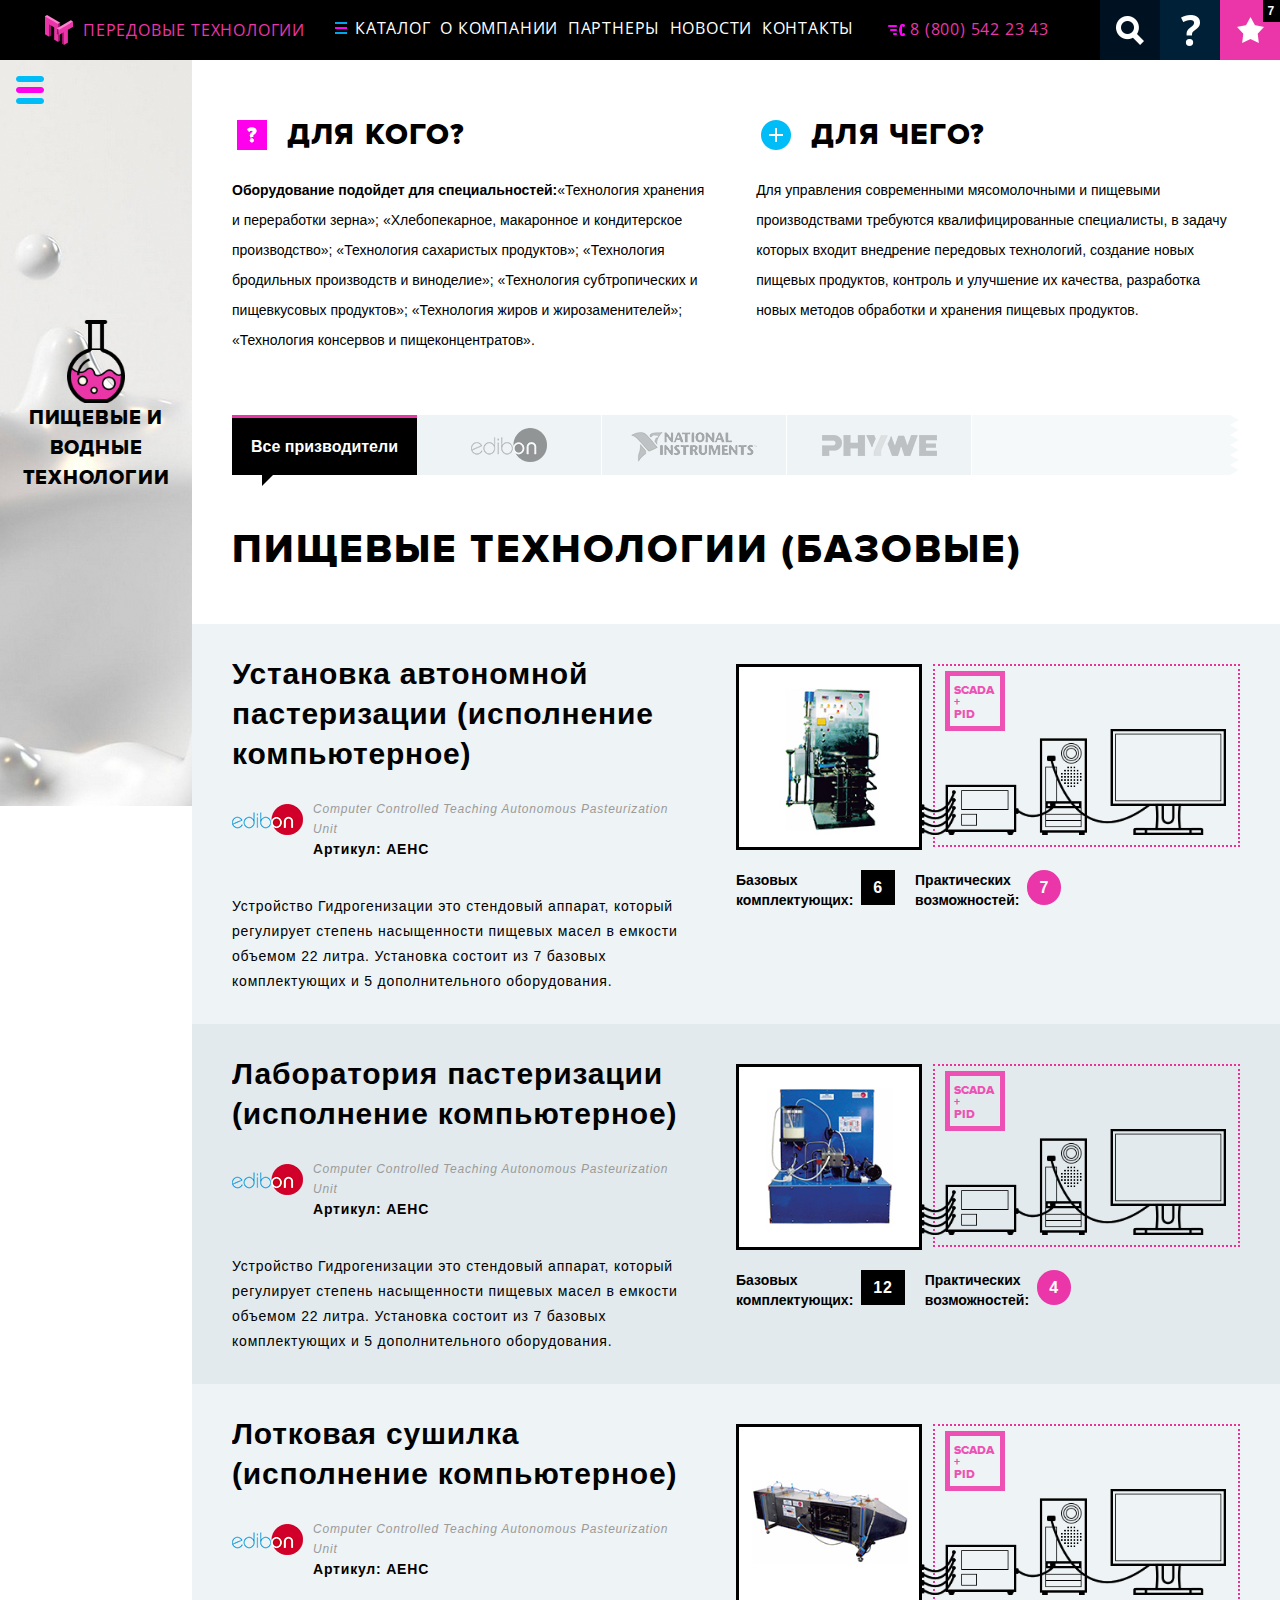
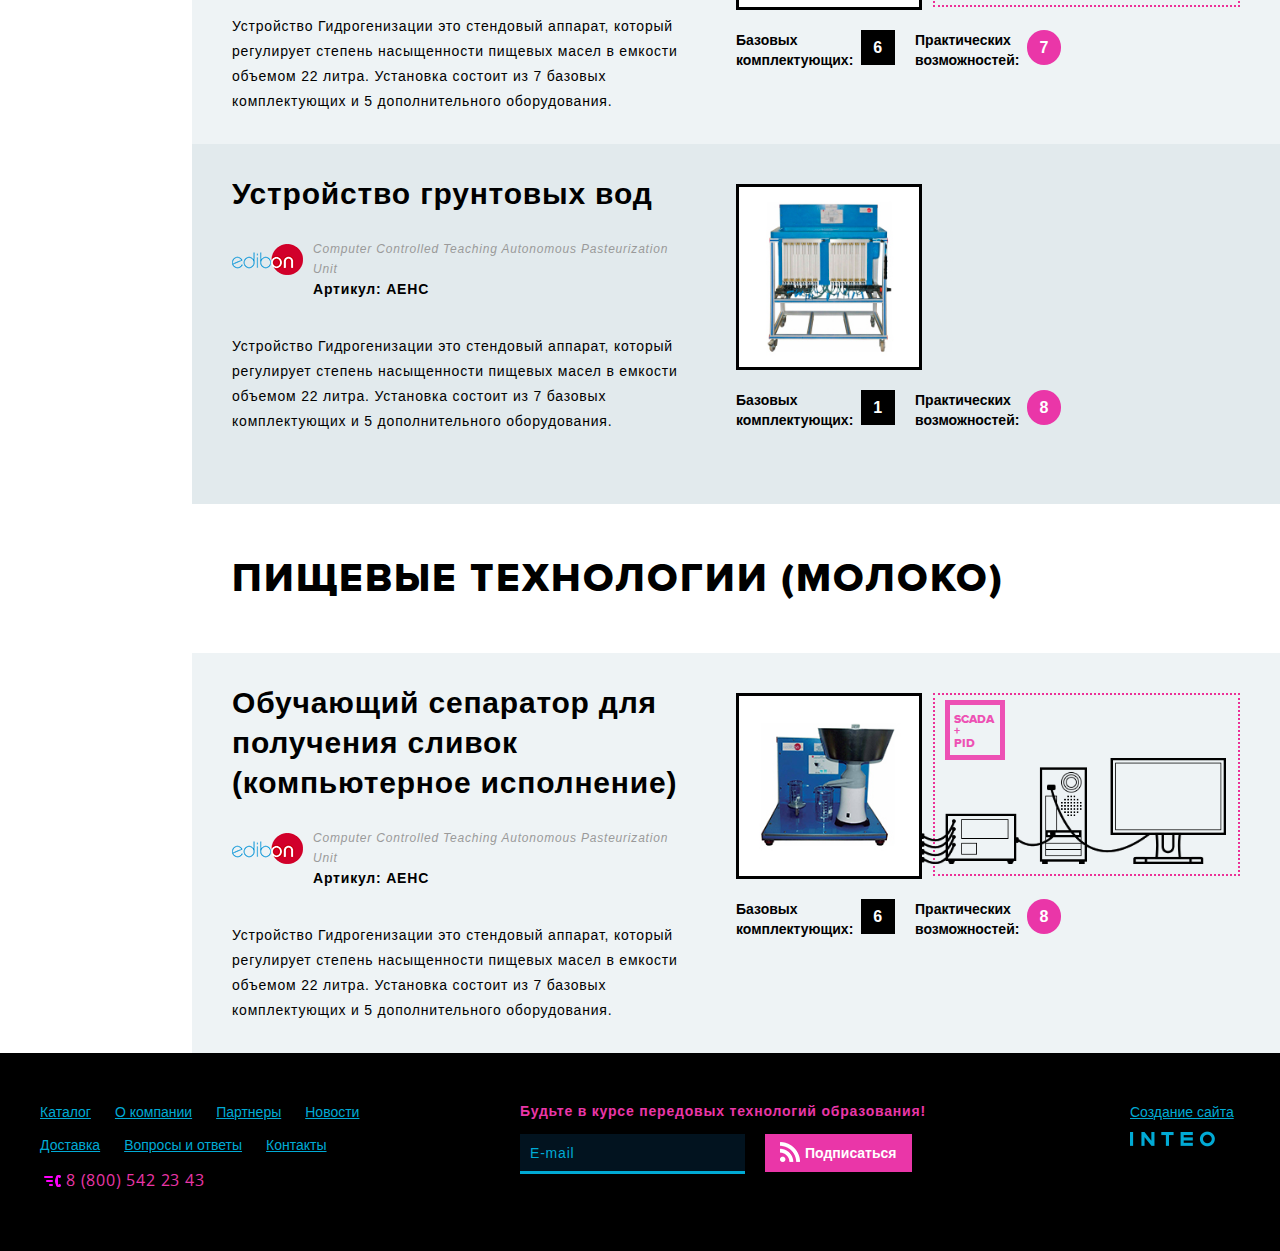
<file: index3.html>
<!doctype html>

<head>
  <meta charset="utf-8">
  <title>AdvTechno</title>
  <meta name="viewport" content="width=1010">
  <meta http-equiv="X-UA-Compatible" content="IE=edge,chrome=1">
  <meta name="description" content="">
  <meta name="keywords" content="">
  <link rel="stylesheet" href="/f/css/main.css">
  <!--[if lte IE 9]><link rel="stylesheet" href="f/css/ie.css"><![endif]-->
  <link rel="stylesheet" href="/f/fancybox/jquery.fancybox.css?v=2.1.5" media="screen">
  <link rel="shortcut icon" href="favicon.ico">
  <link rel="stylesheet" href="/f/css/jquery-ui.css">
  <link rel="stylesheet" href="/f/css/jquery.mCustomScrollbar.css">
  <script src="/f/js/jquery-1.10.2.min.js"></script>
  <link href='http://fonts.googleapis.com/css?family=Open+Sans+Condensed:300,300italic,700&subset=latin,cyrillic-ext,greek-ext,latin-ext,cyrillic' rel='stylesheet' type='text/css'>
  <link href="http://fonts.googleapis.com/css?family=PT+Sans:400,400italic,700|Open+Sans:400,800,600&subset=all" rel="stylesheet">
  <script src="/f/fancybox/jquery.fancybox.pack.js?v=2.1.5"></script>
  <script src="/f/js/jquery-ui-1.10.4.min.js"></script>
  <script src="/f/js/jquery.touchSwipe.min.js"></script>
  <script src="/f/js/jquery.transit.min.js"></script>
  <script src="/f/js/jquery.mCustomScrollbar.js"></script>
  <script src="/f/js/stickyfill.min.js"></script>
  <script src="/f/js/common.js"></script>
  <!--[if lt IE 9]><script src="https://oss.maxcdn.com/libs/respond.js/1.4.2/respond.min.js"></script><![endif]-->
</head>

<body>
  <section class="b-main">
    <header class="b-header   clearfix">
      <a href="/" class="b-header__logo">
        <img src="/f/i/logo-small.png" alt="" class="b-header__logo-img">
        <h1 class="b-header__logo-text">Передовые технологии</h1>
      </a>
      <div class="b-header-btns">
        <div class="scroll-btn_fvr scroll-btn iconize-fvr">
          <span class="scroll-btn__text">Избранное</span>
          <span class="scroll-btn-qty">7</span>
        </div>
        <div class="scroll-btn_qst scroll-btn iconize-qst">
          <span class="scroll-btn__text">Задать вопрос</span>
        </div>
        <div class="scroll-btn_search scroll-btn iconize-search">
          <span class="scroll-btn__text">Поиск</span>
        </div>
      </div>
      <div class="b-header__phone iconize-phone">8 (800) 542 23 43</div>
      <div class="b-header__menu-wrap">
        <ul class="b-header__menu">
          <li class="b-header__menu-item"><a href="#" class="iconize-catalog">Каталог</a>
          </li>
          <li class="b-header__menu-item"><a href="#">О компании</a>
          </li>
          <li class="b-header__menu-item"><a href="#">Партнеры</a>
          </li>
          <li class="b-header__menu-item"><a href="#">Новости</a>
          </li>
          <li class="b-header__menu-item"><a href="#">Контакты</a>
          </li>
        </ul>
      </div>
    </header>
    <div class="b-content">
      <div class="b-spec b-spec_scroll">
        <div class="scroll-wrap">
          <div class="scroll">
            <div class="scroll__holder">
              <a href="#" class="b-spec__item df1">
                <img src="/f/i/spec-icons/1.png" alt="" class="b-spec__img">
                <p class="b-spec__text">Автоматизация и мехатроника</p>
              </a><a href="#" class="b-spec__item df3">
                <img src="/f/i/spec-icons/2.png" alt="" class="b-spec__img">
                <p class="b-spec__text">Автомобили и автомобильное хозяйство</p>
              </a><a href="#" class="b-spec__item df2">
                <img src="/f/i/spec-icons/3.png" alt="" class="b-spec__img">
                <p class="b-spec__text">Аэродинамика</p>
              </a><a href="#" class="b-spec__item df3">
                <img src="/f/i/spec-icons/4.png" alt="" class="b-spec__img">
                <p class="b-spec__text">Аэрокосмическая техника</p>
              </a><a href="#" class="b-spec__item df1">
                <img src="/f/i/spec-icons/5.png" alt="" class="b-spec__img">
                <p class="b-spec__text">Биология</p>
              </a><a href="#" class="b-spec__item df1">
                <img src="/f/i/spec-icons/9.png" alt="" class="b-spec__img">
                <p class="b-spec__text">Биотехнологии</p>
              </a><a href="#" class="b-spec__item df2">
                <img src="/f/i/spec-icons/6.png" alt="" class="b-spec__img">
                <p class="b-spec__text">Вычислительная и микропроцессорная техника</p>
              </a><a href="#" class="b-spec__item df1 df2">
                <img src="/f/i/spec-icons/7.png" alt="" class="b-spec__img">
                <p class="b-spec__text">Коммуникации</p>
              </a><a href="#" class="b-spec__item df1">
                <img src="/f/i/spec-icons/8.png" alt="" class="b-spec__img">
                <p class="b-spec__text">Медицина</p>
              </a><a href="#" class="b-spec__item df1">
                <img src="/f/i/spec-icons/10.png" alt="" class="b-spec__img">
                <p class="b-spec__text">Науки о Земле</p>
              </a><a href="#" class="b-spec__item df3">
                <img src="/f/i/spec-icons/11.png" alt="" class="b-spec__img">
                <p class="b-spec__text">Нефтегазовая промышленность</p>
              </a><a href="#" class="b-spec__item df1">
                <img src="/f/i/spec-icons/12.png" alt="" class="b-spec__img">
                <p class="b-spec__text">Пищевые и водные технологии</p>
              </a><a href="#" class="b-spec__item df2">
                <img src="/f/i/spec-icons/13.png" alt="" class="b-spec__img">
                <p class="b-spec__text">Прикладная оптика и фотоника</p>
              </a><a href="#" class="b-spec__item df1">
                <img src="/f/i/spec-icons/14.png" alt="" class="b-spec__img">
                <p class="b-spec__text">Прикладная механика</p>
              </a><a href="#" class="b-spec__item df1">
                <img src="/f/i/spec-icons/15.png" alt="" class="b-spec__img">
                <p class="b-spec__text">Пищевая химия</p>
              </a><a href="#" class="b-spec__item df1">
                <img src="/f/i/spec-icons/16.png" alt="" class="b-spec__img">
                <p class="b-spec__text">Радиотехника, телекоммуникации и сети ЭВМ</p>
              </a><a href="#" class="b-spec__item df1">
                <img src="/f/i/spec-icons/17.png" alt="" class="b-spec__img">
                <p class="b-spec__text">Робототехника</p>
              </a><a href="#" class="b-spec__item df3">
                <img src="/f/i/spec-icons/18.png" alt="" class="b-spec__img">
                <p class="b-spec__text">Сельское хозяйство</p>
              </a><a href="#" class="b-spec__item df1">
                <img src="/f/i/spec-icons/19.png" alt="" class="b-spec__img">
                <p class="b-spec__text">Строительство</p>
              </a><a href="#" class="b-spec__item">
                <img src="/f/i/spec-icons/20.png" alt="" class="b-spec__img">
                <p class="b-spec__text">Термодинамика и термотехника</p>
              </a><a href="#" class="b-spec__item df2">
                <img src="/f/i/spec-icons/21.png" alt="" class="b-spec__img">
                <p class="b-spec__text">Технология машиностроения и обработка материалов</p>
              </a><a href="#" class="b-spec__item b-spec__item_magenta">
                <img src="/f/i/qst-mark.png" alt="" class="b-spec__img">
                <p class="b-spec__text">Подобрать оборудование<span class="b-spec__text_small">Укажите бюджет и специализации, и мы сами предложим решение, подходящие именно для вас</span></p>
              </a><a href="#" class="b-spec__item df3">
                <img src="/f/i/spec-icons/22.png" alt="" class="b-spec__img">
                <p class="b-spec__text">Транспорт</p>
              </a><a href="#" class="b-spec__item df1 df3">
                <img src="/f/i/spec-icons/23.png" alt="" class="b-spec__img">
                <p class="b-spec__text">Управление процессом</p>
              </a><a href="#" class="b-spec__item df3">
                <img src="/f/i/spec-icons/24.png" alt="" class="b-spec__img">
                <p class="b-spec__text">Физика</p>
              </a><a href="#" class="b-spec__item df3">
                <img src="/f/i/spec-icons/25.png" alt="" class="b-spec__img">
                <p class="b-spec__text">Химия</p>
              </a><a href="#" class="b-spec__item df3">
                <img src="/f/i/spec-icons/26.png" alt="" class="b-spec__img">
                <p class="b-spec__text">Химические технологии</p>
              </a><a href="#" class="b-spec__item df2 df3">
                <img src="/f/i/spec-icons/27.png" alt="" class="b-spec__img">
                <p class="b-spec__text">Экология</p>
              </a><a href="#" class="b-spec__item df3">
                <img src="/f/i/spec-icons/28.png" alt="" class="b-spec__img">
                <p class="b-spec__text">Энергетика</p>
              </a><a href="#" class="b-spec__item df3">
                <img src="/f/i/spec-icons/29.png" alt="" class="b-spec__img">
                <p class="b-spec__text">Энергия</p>
              </a><a href="#" class="b-spec__item df3">
                <img src="/f/i/spec-icons/30.png" alt="" class="b-spec__img">
                <p class="b-spec__text">Электроника</p>
              </a><a href="#" class="b-spec__item df2">
                <img src="/f/i/spec-icons/31.png" alt="" class="b-spec__img">
                <p class="b-spec__text">Электричество</p>
              </a><a href="#" class="b-spec__item df3">
                <img src="/f/i/spec-icons/32.png" alt="" class="b-spec__img">
                <p class="b-spec__text">Гидромеханика</p>
              </a><a href="#" class="b-spec__item df3">
                <img src="/f/i/spec-icons/33.png" alt="" class="b-spec__img">
                <p class="b-spec__text">Материаловедение</p>
              </a><a href="#" class="b-spec__item df1">
                <img src="/f/i/spec-icons/34.png" alt="" class="b-spec__img">
                <p class="b-spec__text">Полиграфия</p>
              </a><a href="#" class="b-spec__item df2">
                <img src="/f/i/spec-icons/35.png" alt="" class="b-spec__img">
                <p class="b-spec__text">Окружающая среда</p>
              </a>
            </div>
          </div>
        </div>
      </div><div class="b-section clearfix">
        <div class="b-scroll-banner">
          <div class="b-scroll-banner__btn b-scroll-banner__btn_open iconize-menu"></div>
          <div class="b-scroll-banner__btn b-scroll-banner__btn_close iconize-menu-close"></div>
          <div class="b-scroll-banner__icon">
            <img src="/f/i/flask-icon.png" alt="">
          </div>
          <p class="b-scroll-banner__text">пищевые и водные технологии</p>
        </div>
        <div class="b-section__main">
          <div class="b-section__main-top">
            <div class="b-section__top b-section__top_margin">
              <h2 class="b-section__top-title iconize-qst3">Для кого?</h2>
              <p class="b-section__top-text">
                <strong>Оборудование подойдет для специальностей:</strong>«Технология хранения и переработки зерна»; «Хлебопекарное, макаронное и кондитерское производство»; «Технология сахаристых продуктов»; «Технология бродильных производств и виноделие»; «Технология субтропических и пищевкусовых продуктов»; «Технология жиров и жирозаменителей»; «Технология консервов и пищеконцентратов».</p>
            </div><div class="b-section__top">
              <h2 class="b-section__top-title iconize-plus">Для чего?</h2>
              <p class="b-section__top-text">Для управления современными мясомолочными и пищевыми производствами требуются квалифицированные специалисты, в задачу которых входит внедрение передовых технологий, создание новых пищевых продуктов, контроль и улучшение их качества, разработка новых методов обработки и хранения пищевых продуктов.</p>
            </div>
            <div class="b-section__switcher b-switcher">
              <div class="b-switcher__item b-switcher__item_active">
                <span class="b-switcher__item-text">Все призводители</span>
              </div><div class="b-switcher__item">
                <div class="b-switcher__item-icon b-switcher__item-icon_1"></div>
              </div><div class="b-switcher__item">
                <div class="b-switcher__item-icon b-switcher__item-icon_2"></div>
              </div><div class="b-switcher__item">
                <div class="b-switcher__item-icon b-switcher__item-icon_3"></div>
              </div>
            </div>
          </div>
          <div class="b-equip">
            <h2 class="b-equip__title">Пищевые технологии (Базовые)</h2>
            <div class="b-equip__item">
              <div class="b-equip__item-right">
                <img src="/f/i/equip/1.jpg" alt="" class="b-equip__item-img"><div class="b-equip__item-scheme-wrap">
                  <img src="/f/i/base-complect.png" alt="" class="b-equip__item-scheme">
                  <div class="b-techno-ico b-techno-ico_arrowed b-techno-ico_sc-pid b-techno-ico_small b-techno-ico_equip"><p>scada <br>+<br> pid</p></div>
                </div>
                <div class="b-equip__item-detail-wrap">
                  <div class="b-equip__item-detail">
                    <p class="b-equip__item-detail-text">Базовых
                      <br>комплектующих:</p>
                    <span class="b-equip__item-detail-value">6</span>
                  </div><div class="b-equip__item-detail">
                    <p class="b-equip__item-detail-text">Практических
                      <br>возможностей:</p>
                    <span class="b-equip__item-detail-value b-equip__item-detail-value_rounded">7</span>
                  </div>
                </div>
              </div>
              <div class="b-equip__item-left">
                <h3 class="b-equip__item-title">Установка автономной пастеризации (исполнение компьютерное)</h3>
                <img src="/f/i/fabric1.png" alt="" class="b-equip__item-fabric-icon">
                <div class="b-equip__item-fabric-cont">
                  <p class="b-equip__item-italic-text">Computer Controlled Teaching Autonomous Pasteurization Unit</p>
                  <span class="b-equip__item-artic">Артикул: AEHC</span>
                </div>
                <p class="b-equip__item-text">Устройство Гидрогенизации это стендовый аппарат, который регулирует степень насыщенности пищевых масел в емкости объемом 22 литра. Установка состоит из 7 базовых комплектующих и 5 дополнительного оборудования.</p>
                <div class="b-control_left b-equip-control b-control clearfix">
                  <div class="scroll-btn_price scroll-btn iconize-price">
                    <span class="scroll-btn__text">Узнать цену</span>
                  </div>
                  <div class="scroll-btn_fvr scroll-btn iconize-fvr">
                    <span class="scroll-btn__text">Добавить в избранное</span>
                  </div>
                  <div class="scroll-btn_qst scroll-btn iconize-qst">
                    <span class="scroll-btn__text">Задать вопрос</span>
                  </div>
                </div>
              </div>
            </div>
            <div class="b-equip__item b-equip__item_dark">
              <div class="b-equip__item-right">
                <img src="/f/i/equip/2.jpg" alt="" class="b-equip__item-img"><div class="b-equip__item-scheme-wrap">
                  <img src="/f/i/base-complect.png" alt="" class="b-equip__item-scheme">
                  <div class="b-techno-ico b-techno-ico_arrowed b-techno-ico_sc-pid b-techno-ico_small b-techno-ico_equip"><p>scada <br>+<br> pid</p></div>
                </div>
                <div class="b-equip__item-detail-wrap">
                  <div class="b-equip__item-detail">
                    <p class="b-equip__item-detail-text">Базовых
                      <br>комплектующих:</p>
                    <span class="b-equip__item-detail-value">12</span>
                  </div><div class="b-equip__item-detail">
                    <p class="b-equip__item-detail-text">Практических
                      <br>возможностей:</p>
                    <span class="b-equip__item-detail-value b-equip__item-detail-value_rounded">4</span>
                  </div>
                </div>
              </div>
              <div class="b-equip__item-left">
                <h3 class="b-equip__item-title">Лаборатория пастеризации (исполнение компьютерное)</h3>
                <img src="/f/i/fabric1.png" alt="" class="b-equip__item-fabric-icon">
                <div class="b-equip__item-fabric-cont">
                  <p class="b-equip__item-italic-text">Computer Controlled Teaching Autonomous Pasteurization Unit</p>
                  <span class="b-equip__item-artic">Артикул: AEHC</span>
                </div>
                <p class="b-equip__item-text">Устройство Гидрогенизации это стендовый аппарат, который регулирует степень насыщенности пищевых масел в емкости объемом 22 литра. Установка состоит из 7 базовых комплектующих и 5 дополнительного оборудования.</p>
                <div class="b-control_left b-equip-control b-control clearfix">
                  <div class="scroll-btn_price scroll-btn iconize-price">
                    <span class="scroll-btn__text">Узнать цену</span>
                  </div>
                  <div class="scroll-btn_fvr scroll-btn iconize-fvr">
                    <span class="scroll-btn__text">Добавить в избранное</span>
                  </div>
                  <div class="scroll-btn_qst scroll-btn iconize-qst">
                    <span class="scroll-btn__text">Задать вопрос</span>
                  </div>
                </div>
              </div>
            </div>
            <div class="b-equip__item">
              <div class="b-equip__item-right">
                <img src="/f/i/equip/3.jpg" alt="" class="b-equip__item-img"><div class="b-equip__item-scheme-wrap">
                  <img src="/f/i/base-complect.png" alt="" class="b-equip__item-scheme">
                  <div class="b-techno-ico b-techno-ico_arrowed b-techno-ico_sc-pid b-techno-ico_small b-techno-ico_equip"><p>scada <br>+<br> pid</p></div>
                </div>
                <div class="b-equip__item-detail-wrap">
                  <div class="b-equip__item-detail">
                    <p class="b-equip__item-detail-text">Базовых
                      <br>комплектующих:</p>
                    <span class="b-equip__item-detail-value">6</span>
                  </div><div class="b-equip__item-detail">
                    <p class="b-equip__item-detail-text">Практических
                      <br>возможностей:</p>
                    <span class="b-equip__item-detail-value b-equip__item-detail-value_rounded">7</span>
                  </div>
                </div>
              </div>
              <div class="b-equip__item-left">
                <h3 class="b-equip__item-title">Лотковая сушилка (исполнение компьютерное)</h3>
                <img src="/f/i/fabric1.png" alt="" class="b-equip__item-fabric-icon">
                <div class="b-equip__item-fabric-cont">
                  <p class="b-equip__item-italic-text">Computer Controlled Teaching Autonomous Pasteurization Unit</p>
                  <span class="b-equip__item-artic">Артикул: AEHC</span>
                </div>
                <p class="b-equip__item-text">Устройство Гидрогенизации это стендовый аппарат, который регулирует степень насыщенности пищевых масел в емкости объемом 22 литра. Установка состоит из 7 базовых комплектующих и 5 дополнительного оборудования.</p>
                <div class="b-control_left b-equip-control b-control clearfix">
                  <div class="scroll-btn_price scroll-btn iconize-price">
                    <span class="scroll-btn__text">Узнать цену</span>
                  </div>
                  <div class="scroll-btn_fvr scroll-btn iconize-fvr">
                    <span class="scroll-btn__text">Добавить в избранное</span>
                  </div>
                  <div class="scroll-btn_qst scroll-btn iconize-qst">
                    <span class="scroll-btn__text">Задать вопрос</span>
                  </div>
                </div>
              </div>
            </div>
            <div class="b-equip__item b-equip__item_dark">
              <div class="b-equip__item-right">
                <img src="/f/i/equip/4.jpg" alt="" class="b-equip__item-img">
                <div class="b-equip__item-detail-wrap">
                  <div class="b-equip__item-detail">
                    <p class="b-equip__item-detail-text">Базовых
                      <br>комплектующих:</p>
                    <span class="b-equip__item-detail-value">1</span>
                  </div><div class="b-equip__item-detail">
                    <p class="b-equip__item-detail-text">Практических
                      <br>возможностей:</p>
                    <span class="b-equip__item-detail-value b-equip__item-detail-value_rounded">8</span>
                  </div>
                </div>
              </div>
              <div class="b-equip__item-left">
                <h3 class="b-equip__item-title">Устройство грунтовых вод</h3>
                <img src="/f/i/fabric1.png" alt="" class="b-equip__item-fabric-icon">
                <div class="b-equip__item-fabric-cont">
                  <p class="b-equip__item-italic-text">Computer Controlled Teaching Autonomous Pasteurization Unit</p>
                  <span class="b-equip__item-artic">Артикул: AEHC</span>
                </div>
                <p class="b-equip__item-text">Устройство Гидрогенизации это стендовый аппарат, который регулирует степень насыщенности пищевых масел в емкости объемом 22 литра. Установка состоит из 7 базовых комплектующих и 5 дополнительного оборудования.</p>
                <div class="b-control_left b-equip-control b-control clearfix">
                  <div class="scroll-btn_price scroll-btn iconize-price">
                    <span class="scroll-btn__text">Узнать цену</span>
                  </div>
                  <div class="scroll-btn_fvr scroll-btn iconize-fvr">
                    <span class="scroll-btn__text">Добавить в избранное</span>
                  </div>
                  <div class="scroll-btn_qst scroll-btn iconize-qst">
                    <span class="scroll-btn__text">Задать вопрос</span>
                  </div>
                </div>
              </div>
            </div>
            <h2 class="b-section__title">Пищевые технологии (Молоко)</h2>
            <div class="b-equip__item">
              <div class="b-equip__item-right">
                <img src="/f/i/equip/5.jpg" alt="" class="b-equip__item-img"><div class="b-equip__item-scheme-wrap">
                  <img src="/f/i/base-complect.png" alt="" class="b-equip__item-scheme">
                  <div class="b-techno-ico b-techno-ico_arrowed b-techno-ico_sc-pid b-techno-ico_small b-techno-ico_equip"><p>scada <br>+<br> pid</p></div>
                </div>
                <div class="b-equip__item-detail-wrap">
                  <div class="b-equip__item-detail">
                    <p class="b-equip__item-detail-text">Базовых
                      <br>комплектующих:</p>
                    <span class="b-equip__item-detail-value">6</span>
                  </div><div class="b-equip__item-detail">
                    <p class="b-equip__item-detail-text">Практических
                      <br>возможностей:</p>
                    <span class="b-equip__item-detail-value b-equip__item-detail-value_rounded">8</span>
                  </div>
                </div>
              </div>
              <div class="b-equip__item-left">
                <h3 class="b-equip__item-title">Обучающий cепаратор для получения сливок (компьютерное исполнение)</h3>
                <img src="/f/i/fabric1.png" alt="" class="b-equip__item-fabric-icon">
                <div class="b-equip__item-fabric-cont">
                  <p class="b-equip__item-italic-text">Computer Controlled Teaching Autonomous Pasteurization Unit</p>
                  <span class="b-equip__item-artic">Артикул: AEHC</span>
                </div>
                <p class="b-equip__item-text">Устройство Гидрогенизации это стендовый аппарат, который регулирует степень насыщенности пищевых масел в емкости объемом 22 литра. Установка состоит из 7 базовых комплектующих и 5 дополнительного оборудования.</p>
                <div class="b-control_left b-equip-control b-control clearfix">
                  <div class="scroll-btn_price scroll-btn iconize-price">
                    <span class="scroll-btn__text">Узнать цену</span>
                  </div>
                  <div class="scroll-btn_fvr scroll-btn iconize-fvr">
                    <span class="scroll-btn__text">Добавить в избранное</span>
                  </div>
                  <div class="scroll-btn_qst scroll-btn iconize-qst">
                    <span class="scroll-btn__text">Задать вопрос</span>
                  </div>
                </div>
              </div>
            </div>
          </div>
        </div>
      </div>
    </div>
    <footer class="b-footer clearfix">
      <ul class="b-footer-menu">
        <li class="b-footer-menu__item"><a href="#" class="link">Каталог</a>
        </li><li class="b-footer-menu__item"><a href="#" class="link">О компании</a>
        </li><li class="b-footer-menu__item"><a href="#" class="link">Партнеры</a>
        </li><li class="b-footer-menu__item"><a href="#" class="link">Новости</a>
        </li><li class="b-footer-menu__item"><a class="b-list-popup-link link" href="#b-list-popup">Доставка</a>
        </li><li class="b-footer-menu__item"><a class="b-question-popup-link link" href="#b-question-popup">Вопросы и ответы</a>
        </li><li class="b-footer-menu__item"><a class="b-question-ok-popup-link link" href="#b-question-ok-popup">Контакты</a>
        </li><li class="b-footer-menu__item b-footer-menu__item_phone"><span class="iconize-phone">8 (800) 542 23 43</span></li>
      </ul>
      <a href="#" class="b-footer-made-by">
        <span class="b-footer-made-by__text">Создание сайта</span>
        <span class="b-footer-made-by__img"></span>
      </a>
      <div class="b-footer-form-wrap">
        <form action="" class="b-footer-form">
          <p class="b-footer-form__title">Будьте в курсе передовых технологий образования!</p>
          <input class="b-footer-form__text input input_small input-placeholder" id="subscribe-input" type="email" value="" placeholder="E-mail"/><button id="b-footer-form__submit" class="b-footer-form__submit magenta-btn"><span class="iconize-subscribe"></span>Подписаться</button>
        </form>
      </div>
    </footer>
    <div class="b-popups">
    <div class="b-num-popup b-popup" id="b-1-popup">
      <span class="popup__close iconize-close iconize-close_black-magenta " onclick="fancy_close();"></span>
      <div class="b-num-popup__scroll">
        <div class="b-num-popup__scroll-holder">
          <div class="b-product-equip__item b-product-equip-item">
            <div class="b-product-equip-item__img b-product-equip-item__img_popup">
              <img src="/f/i/equip/10.jpg" alt="">
            </div>
            <div class="b-product-equip-item__detail">
              <span class="b-product-equip-item__num b-product-equip-item__num_popup b-product__equip-num">1</span>
              <p class="b-product-equip-item__title" style="margin-top: 30px;">Установка по работе с химическими реакторами</p>
              <p class="b-product-equip-item__name">AEHC. Computer Controlled Hydrogenation Unit.</p>
              <p class="b-product-equip-item__text">Устройство Гидрогенизации это стендовый аппарат, который регулирует степень насыщенности пищевых масел в емкости объемом 22 литра.</p>
              <span class="b-product-equip-item__subtitle">Основные возможности:</span>
              <ul class="b-product-equip__abil b-product-equip__abil_untop b-product-equip-abil">
                <li class="b-product-equip-abil__item b-product-equip-abil-item">
                  <p class="b-product-equip-abil-item__text">Изучение влияния температуры на рабочий процесс.</p>
                </li>
                <li class="b-product-equip-abil__item b-product-equip-abil-item">
                  <p class="b-product-equip-abil-item__text">Изучение оказываемого воздействия на рабочий процесс устройством для перемешивания.</p>
                </li>
                <li class="b-product-equip-abil__item b-product-equip-abil-item">
                  <p class="b-product-equip-abil-item__text">Изучение влияния на рабочий процесс изменения давления водородного газа.</p>
                </li>
                <li class="b-product-equip-abil__item b-product-equip-abil-item">
                  <p class="b-product-equip-abil-item__text">Работа с промышленным устройством гидрогенизации, выполненным в мелком масштабе.</p>
                </li>
                <li class="b-product-equip-abil__item b-product-equip-abil-item">
                  <p class="b-product-equip-abil-item__text">Определение оптимальной дозировки катализатора.</p>
                </li>
                <li class="b-product-equip-abil__item b-product-equip-abil-item">
                  <p class="b-product-equip-abil-item__text">Демонстрация работы фильтра в процессе регенерации катализатора.</p>
                </li>
                <li class="b-product-equip-abil__item b-product-equip-abil-item">
                  <p class="b-product-equip-abil-item__text">Изучение различных видов катализаторов.</p>
                </li>
              </ul>
            </div>
          </div>
        </div>
      </div>
    </div>
    <form class="b-question-popup b-popup b-form" id="b-question-popup">
      <div class="b-popup-head">
        <span class="b-popup-head__text iconize-qst">Задать вопрос</span>
        <span class="popup__close iconize-close" onclick="fancy_close();"></span>
      </div>
      <div class="b-popup-wrap">
        <input class="input input-placeholder" id="b-question-popup__name-input" type="text" value="" placeholder="Наименование учреждения"/>         
        <input class="input b-form__half input-placeholder" id="b-question-popup__phone-input" type="tel" value="" placeholder="Телефон"/><input class="input b-form__half b-form__half_right input-placeholder" id="b-question-popup__email-input" type="email" value="" placeholder="E-Mail"/>
        <!--  <div class="input-wrap b-form__half iconize-input-correct">
       <input class="input input-placeholder" id="b-question-popup__email-input" type="email" value="" placeholder="E-Mail"/>
     </div> -->
        <!-- <div class="input-wrap b-form__half iconize-input-incorrect">
        <input class="input input-placeholder" id="b-question-popup__email-input" type="email" value="" placeholder="E-Mail"/>
      </div> -->
        <textarea class="input input-area input-placeholder" id="b-question-popup__text-input" placeholder="Ваш вопрос"></textarea>
        <div class="b-btn-wrap">
          <input type="submit" id="b-question-popup__submit" class="magenta-btn" value="Отправить">
          <!--<input type="submit" id="b-question-popup__submit" class="magenta-btn_inactive magenta-btn" value="Отправить"> -->
        </div>
      </div>
    </form>
    <div class="b-question-ok-popup b-popup b-form" id="b-question-ok-popup">
      <div class="b-popup-wrap">
        <span class="b-popup__title">Ваш вопрос получен</span>
        <p class="b-popup__text">Мы свяжемся с Вами
          <br>в самое ближайшее время!</p>
        <div class="b-btn-wrap">
          <span class="magenta-btn" onclick="fancy_close();">Спасибо</span>
        </div>
      </div>
    </div>
    <form class="b-list-popup b-popup b-form" id="b-list-popup">
      <div class="b-form__head b-form-head">
        <span class="b-form-head__text iconize-qst2">Опросный лист</span>
        <span class="popup__close iconize-close iconize-close_black" onclick="fancy_close();"></span>
      </div>
      <div class="b-form__wrap">
        <span class="b-list-popup__title b-cut-top">Контактные данные</span>
        <input class="input input_small b-form__half input-placeholder" id="b-list-popup__name-input" type="text" value="" placeholder="Наименование учреждения"/><input class="input input-placeholder input_small b-form__half b-form__half_right" id="b-list-popup__contact-input" type="text" value="" placeholder="Контактное лицо"/>
        <div class="b-form__half">
          <input class="input input-placeholder input_small b-form__half" id="b-list-popup__phone-input" type="tel" value="" placeholder="Телефон"/><input class="input input-placeholder input_small b-form__half b-form__half_right" id="b-list-popup__email-input" type="email" value="" placeholder="E-Mail"/>
        </div>
        <span class="b-list-popup__title">Сфера деятельности</span>
        <div class="b-radio-wrap">
          <input id="param1" class="radio" type="radio" name="list_radio" checked/>
          <label class="b-list-popup-label label" for="param1">Образовательное учреждение</label>
        </div>
        <div class="b-radio-wrap">
          <input id="param2" class="radio" type="radio" name="list_radio" />
          <label class="label" for="param2">Учебный центр</label>
        </div>
        <div class="b-radio-wrap">
          <input id="param3" class="radio" type="radio" name="list_radio" />
          <label class="label" for="param3">Коммерческая организация</label>
        </div>
        <span class="b-list-popup__title">Планируемый бюджет</span>
        <div id="slider-range" class="b-range">
          <span class="b-range__min">50 000
            <span class="rub">&#8377</span>
          </span>
          <span class="b-range__max">50 млн.
            <span class="rub">&#8377</span>
          </span>
          <span class="b-range__cur-min">От
            <span class="b-range__cur-min-value">100 000</span>
            <span class="rub">&#8377</span>
          </span>
          <span class="b-range__cur-max">До
            <span class="b-range__cur-max-value">30 млн.</span>
            <span class="rub">&#8377</span>
          </span>
        </div>
        <p class="b-list-popup-range__hint">Если у вас выделен определенный бюджет, вы можете отталкиваться от него</p>
        <span class="b-list-popup__title b-cut-top">Специальности</span>
        <ul class="b-list-popup-spec">
          <li class="b-list-popup-spec__item">
            <div class="b-check-wrap">
              <input id="param4" class="checkbox" type="checkbox" name="list_check" />
              <label class="label" for="param4">Автоматизация и мехатроника</label>
            </div>
          </li>
          <li class="b-list-popup-spec__item">
            <div class="b-check-wrap">
              <input id="param5" class="checkbox" type="checkbox" name="list_check" />
              <label class="label" for="param5">Автомобили и автомобильное хозяйство</label>
            </div>
          </li>
          <li class="b-list-popup-spec__item">
            <div class="b-check-wrap">
              <input id="param6" class="checkbox" type="checkbox" name="list_check" />
              <label class="label" for="param6">Аэродинамика</label>
            </div>
          </li>
          <li class="b-list-popup-spec__item">
            <div class="b-check-wrap">
              <input id="param7" class="checkbox" type="checkbox" name="list_check" />
              <label class="label" for="param7">Аэрокосмическая техника</label>
            </div>
          </li>
          <li class="b-list-popup-spec__item">
            <div class="b-check-wrap">
              <input id="param8" class="checkbox" type="checkbox" name="list_check" />
              <label class="label" for="param8">Биология</label>
            </div>
          </li>
          <li class="b-list-popup-spec__item">
            <div class="b-check-wrap">
              <input id="param9" class="checkbox" type="checkbox" name="list_check" />
              <label class="label" for="param9">Биотехнологии</label>
            </div>
          </li>
          <li class="b-list-popup-spec__item">
            <div class="b-check-wrap">
              <input id="param10" class="checkbox" type="checkbox" name="list_check" />
              <label class="label" for="param10">Вычислительная и микропроцессорная техника. Схемотехника</label>
            </div>
          </li>
          <li class="b-list-popup-spec__item">
            <div class="b-check-wrap">
              <input id="param11" class="checkbox" type="checkbox" name="list_check" />
              <label class="label" for="param11">Коммуникации</label>
            </div>
          </li>
          <li class="b-list-popup-spec__item">
            <div class="b-check-wrap">
              <input id="param12" class="checkbox" type="checkbox" name="list_check" />
              <label class="label" for="param12">Медицина</label>
            </div>
          </li>
          <li class="b-list-popup-spec__item">
            <div class="b-check-wrap">
              <input id="param13" class="checkbox" type="checkbox" name="list_check" />
              <label class="label" for="param13">Науки о Земле</label>
            </div>
          </li>
          <li class="b-list-popup-spec__item">
            <div class="b-check-wrap">
              <input id="param14" class="checkbox" type="checkbox" name="list_check" />
              <label class="label" for="param14">Нефтегазовая промышленность</label>
            </div>
          </li>
          <li class="b-list-popup-spec__item">
            <div class="b-check-wrap">
              <input id="param15" class="checkbox" type="checkbox" name="list_check" />
              <label class="label" for="param15">Пищевые и водные технологии</label>
            </div>
          </li>
          <li class="b-list-popup-spec__item">
            <div class="b-check-wrap">
              <input id="param16" class="checkbox" type="checkbox" name="list_check" />
              <label class="label" for="param16">Прикладная оптика - фотоника</label>
            </div>
          </li>
          <li class="b-list-popup-spec__item">
            <div class="b-check-wrap">
              <input id="param17" class="checkbox" type="checkbox" name="list_check" />
              <label class="label" for="param17">Прикладная механика</label>
            </div>
          </li>
          <li class="b-list-popup-spec__item">
            <div class="b-check-wrap">
              <input id="param34" class="checkbox" type="checkbox" name="list_check" />
              <label class="label" for="param34">Пищевая химия</label>
            </div>
          </li>
          <li class="b-list-popup-spec__item">
            <div class="b-check-wrap">
              <input id="param18" class="checkbox" type="checkbox" name="list_check" />
              <label class="label" for="param18">Радиотехника. Телекоммуникации. Сети ЭВМ</label>
            </div>
          </li>
          <li class="b-list-popup-spec__item">
            <div class="b-check-wrap">
              <input id="param19" class="checkbox" type="checkbox" name="list_check" />
              <label class="label" for="param19">Робототехника</label>
            </div>
          </li>
          <li class="b-list-popup-spec__item">
            <div class="b-check-wrap">
              <input id="param20" class="checkbox" type="checkbox" name="list_check" />
              <label class="label" for="param20">Сельское хозяйство</label>
            </div>
          </li>
          <li class="b-list-popup-spec__item">
            <div class="b-check-wrap">
              <input id="param21" class="checkbox" type="checkbox" name="list_check" />
              <label class="label" for="param21">Строительство</label>
            </div>
          </li>
          <li class="b-list-popup-spec__item">
            <div class="b-check-wrap">
              <input id="param22" class="checkbox" type="checkbox" name="list_check" />
              <label class="label" for="param22">Термодинамика и Термотехника</label>
            </div>
          </li>
          <li class="b-list-popup-spec__item">
            <div class="b-check-wrap">
              <input id="param23" class="checkbox" type="checkbox" name="list_check" />
              <label class="label" for="param23">Технология машиностроения. Обработка материалов</label>
            </div>
          </li>
          <li class="b-list-popup-spec__item">
            <div class="b-check-wrap">
              <input id="param24" class="checkbox" type="checkbox" name="list_check" />
              <label class="label" for="param24">Транспорт</label>
            </div>
          </li>
          <li class="b-list-popup-spec__item">
            <div class="b-check-wrap">
              <input id="param25" class="checkbox" type="checkbox" name="list_check" />
              <label class="label" for="param25">Управление Процессом</label>
            </div>
          </li>
          <li class="b-list-popup-spec__item">
            <div class="b-check-wrap">
              <input id="param26" class="checkbox" type="checkbox" name="list_check" />
              <label class="label" for="param26">Физика</label>
            </div>
          </li>
          <li class="b-list-popup-spec__item">
            <div class="b-check-wrap">
              <input id="param27" class="checkbox" type="checkbox" name="list_check" />
              <label class="label" for="param27">Химия</label>
            </div>
          </li>
          <li class="b-list-popup-spec__item">
            <div class="b-check-wrap">
              <input id="param28" class="checkbox" type="checkbox" name="list_check" />
              <label class="label" for="param28">Химические технологии</label>
            </div>
          </li>
          <li class="b-list-popup-spec__item">
            <div class="b-check-wrap">
              <input id="param29" class="checkbox" type="checkbox" name="list_check" />
              <label class="label" for="param29">Экология</label>
            </div>
          </li>
          <li class="b-list-popup-spec__item">
            <div class="b-check-wrap">
              <input id="param30" class="checkbox" type="checkbox" name="list_check" />
              <label class="label" for="param30">Энергетика</label>
            </div>
          </li>
          <li class="b-list-popup-spec__item">
            <div class="b-check-wrap">
              <input id="param31" class="checkbox" type="checkbox" name="list_check" />
              <label class="label" for="param31">Энергия</label>
            </div>
          </li>
          <li class="b-list-popup-spec__item">
            <div class="b-check-wrap">
              <input id="param32" class="checkbox" type="checkbox" name="list_check" />
              <label class="label" for="param32">Электроника</label>
            </div>
          </li>
          <li class="b-list-popup-spec__item">
            <div class="b-check-wrap">
              <input id="param33" class="checkbox" type="checkbox" name="list_check" />
              <label class="label" for="param33">Другое</label>
            </div>
          </li>
        </ul>
        <span class="b-list-popup__title">Планируемый штат учащихся / сотрудников</span>
        <input class="input input_small input-placeholder b-list-popup__staff-input" id="b-list-popup__staff-input" type="text" value="" placeholder="Количество мест"/>
        <span class="b-list-popup__staff-qty">шт.</span>
      </div>
      <div class="b-form__submit-wrap">
        <input type="submit" id="b-list-popup__submit" class="b-form__submit magenta-btn" value="Отправить">
      </div>
    </form>
  </div>
  </section>
</body>

</html>
</file>
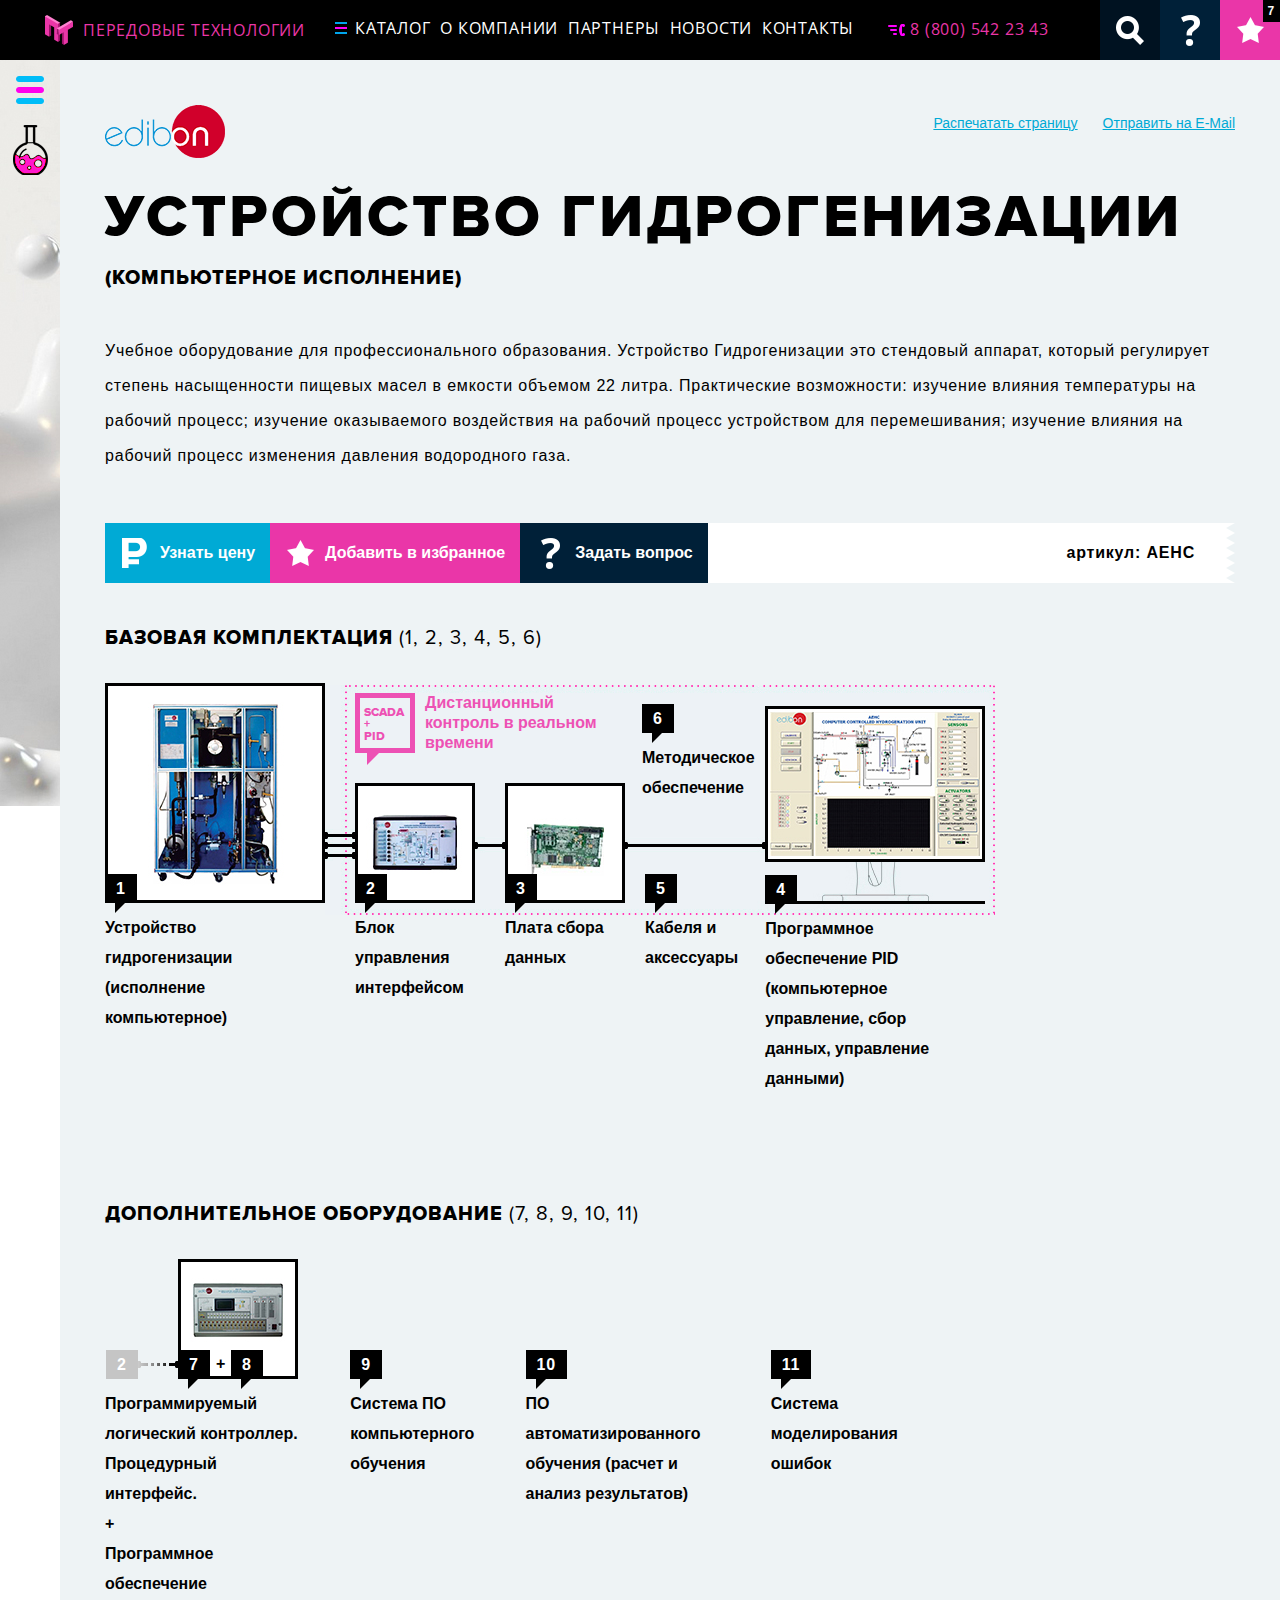
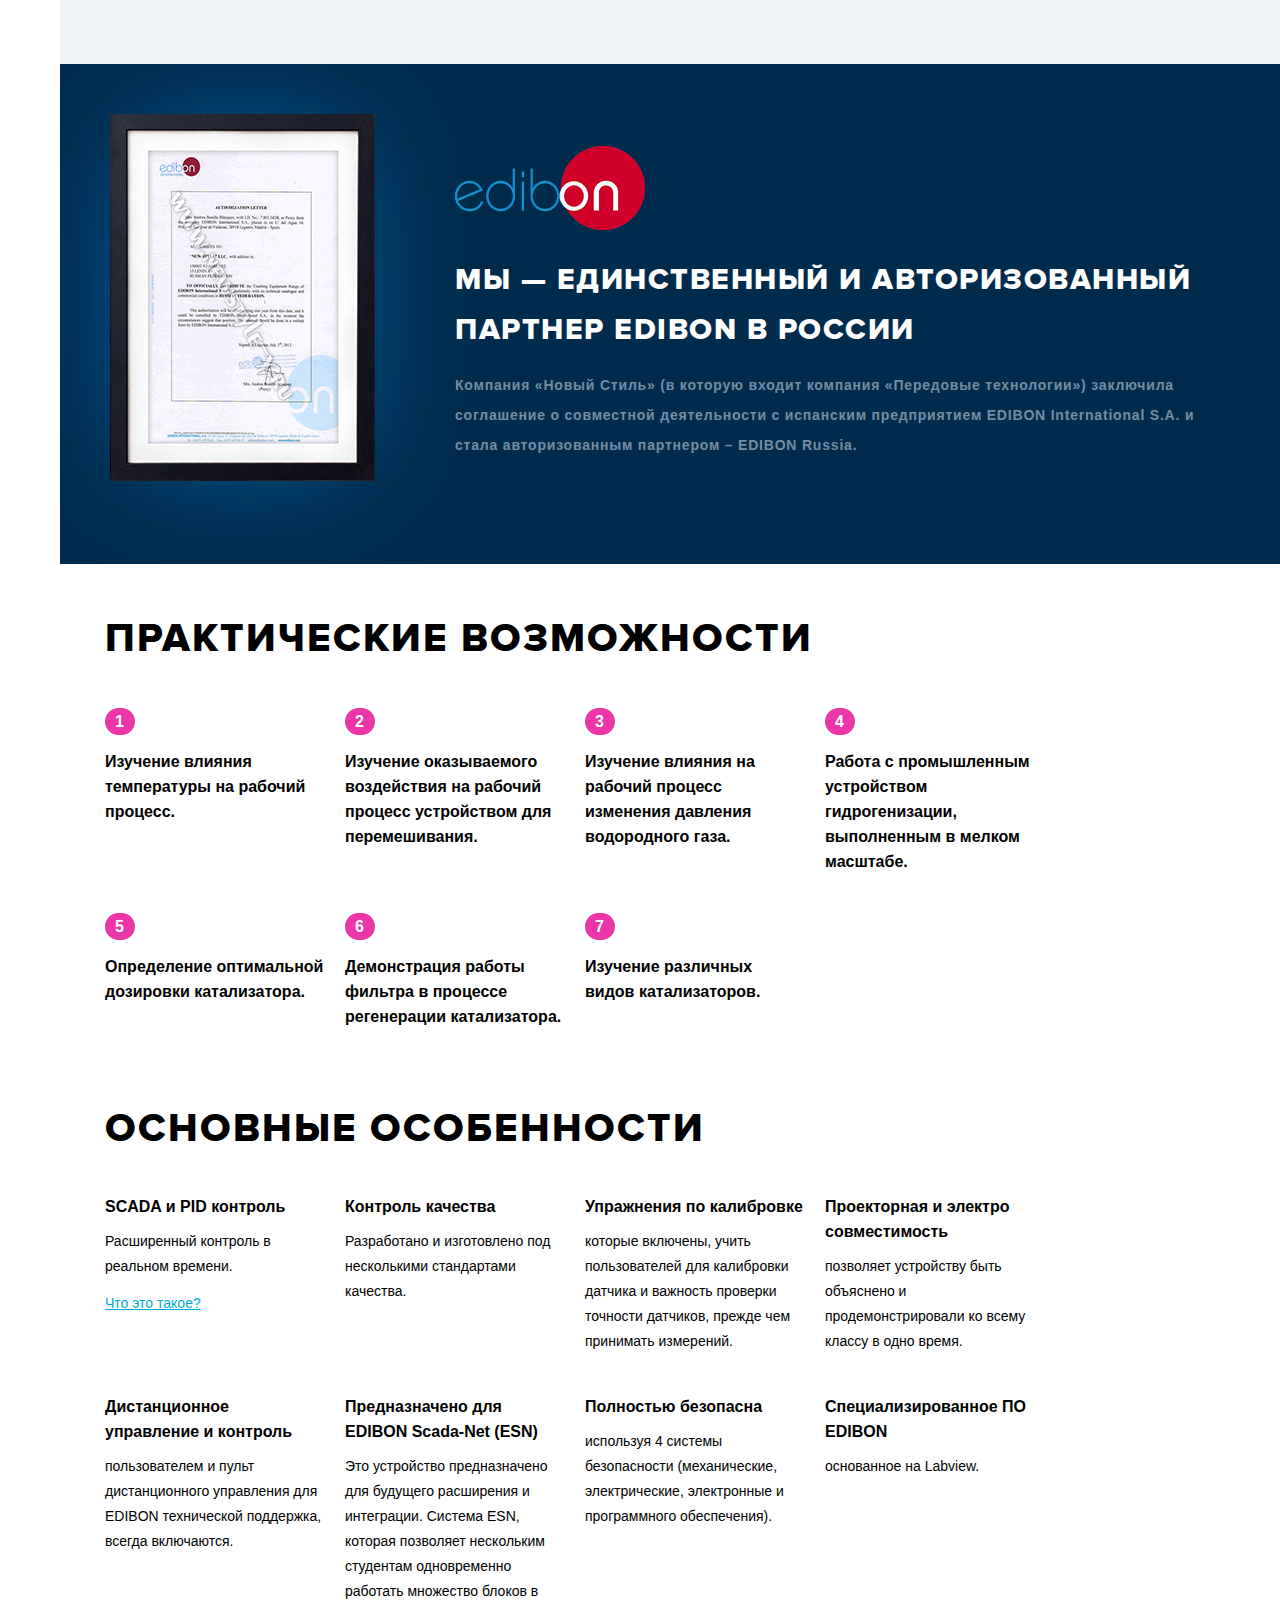
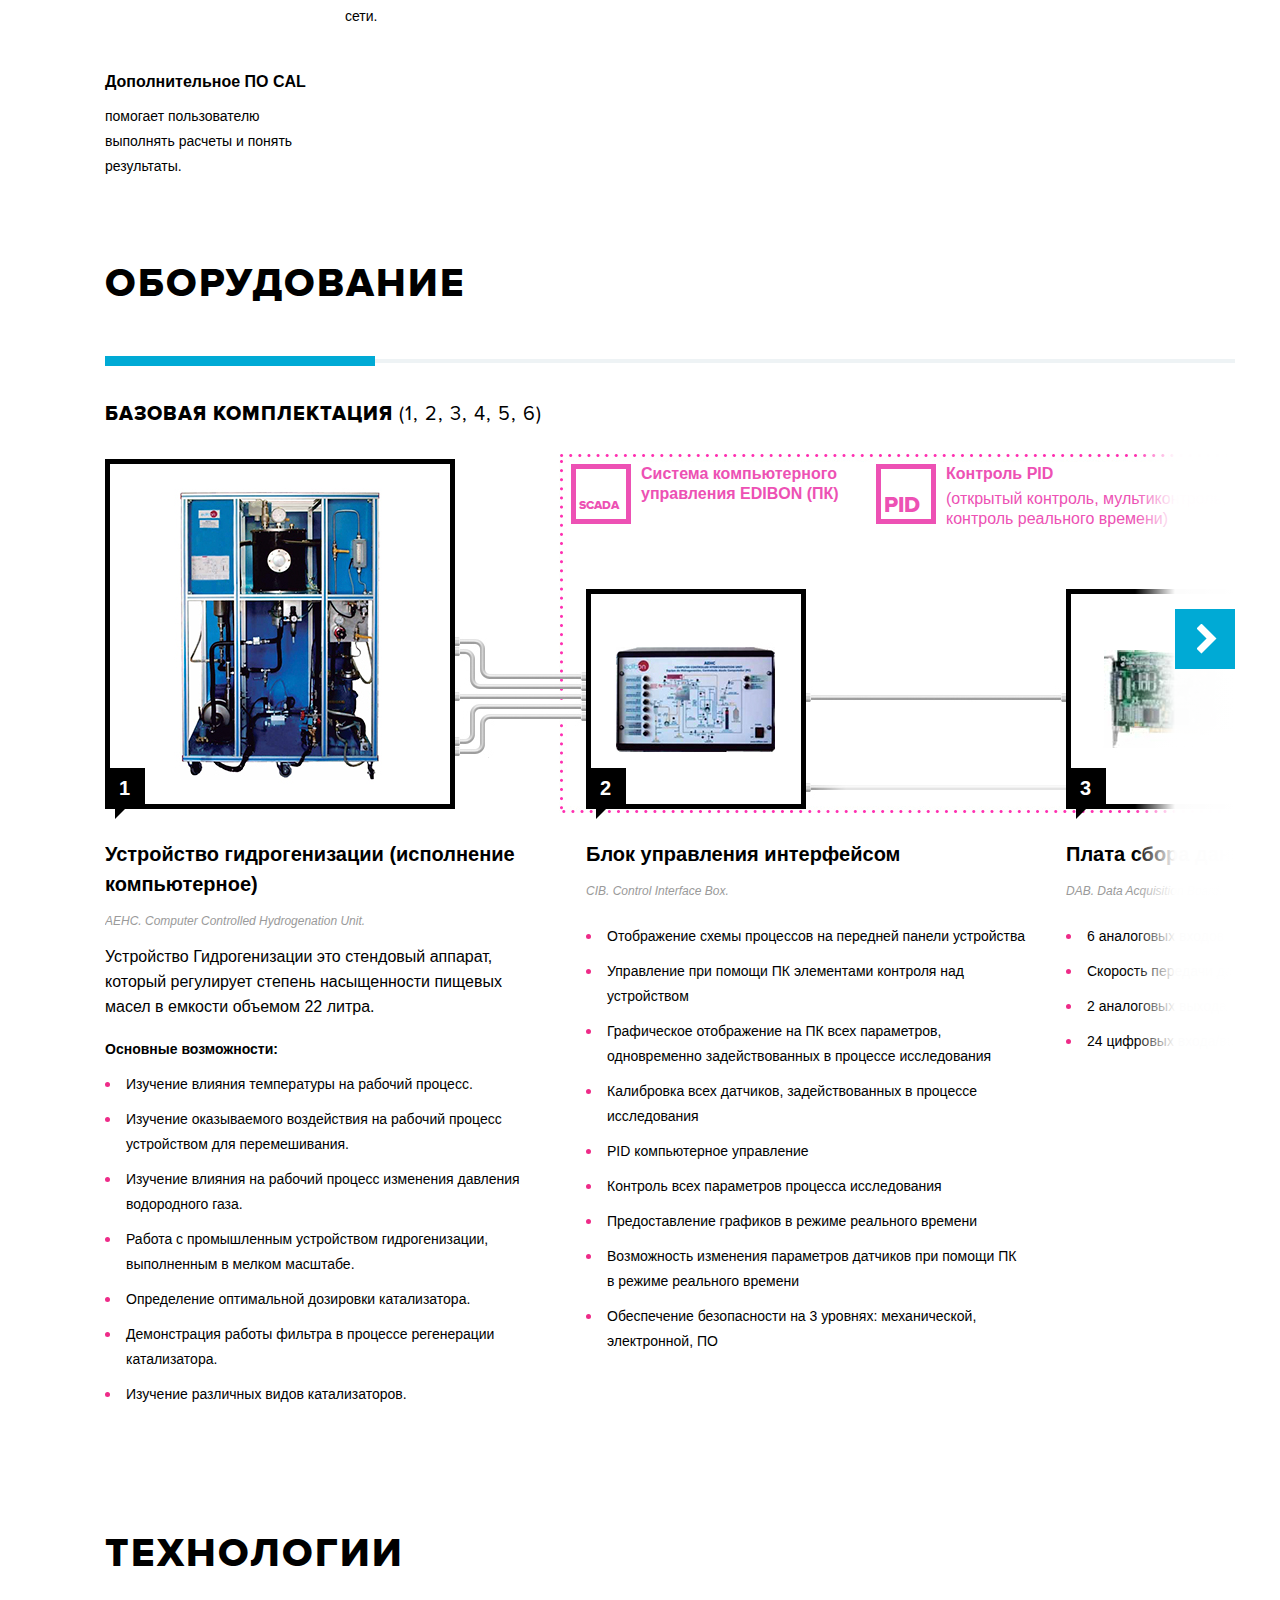
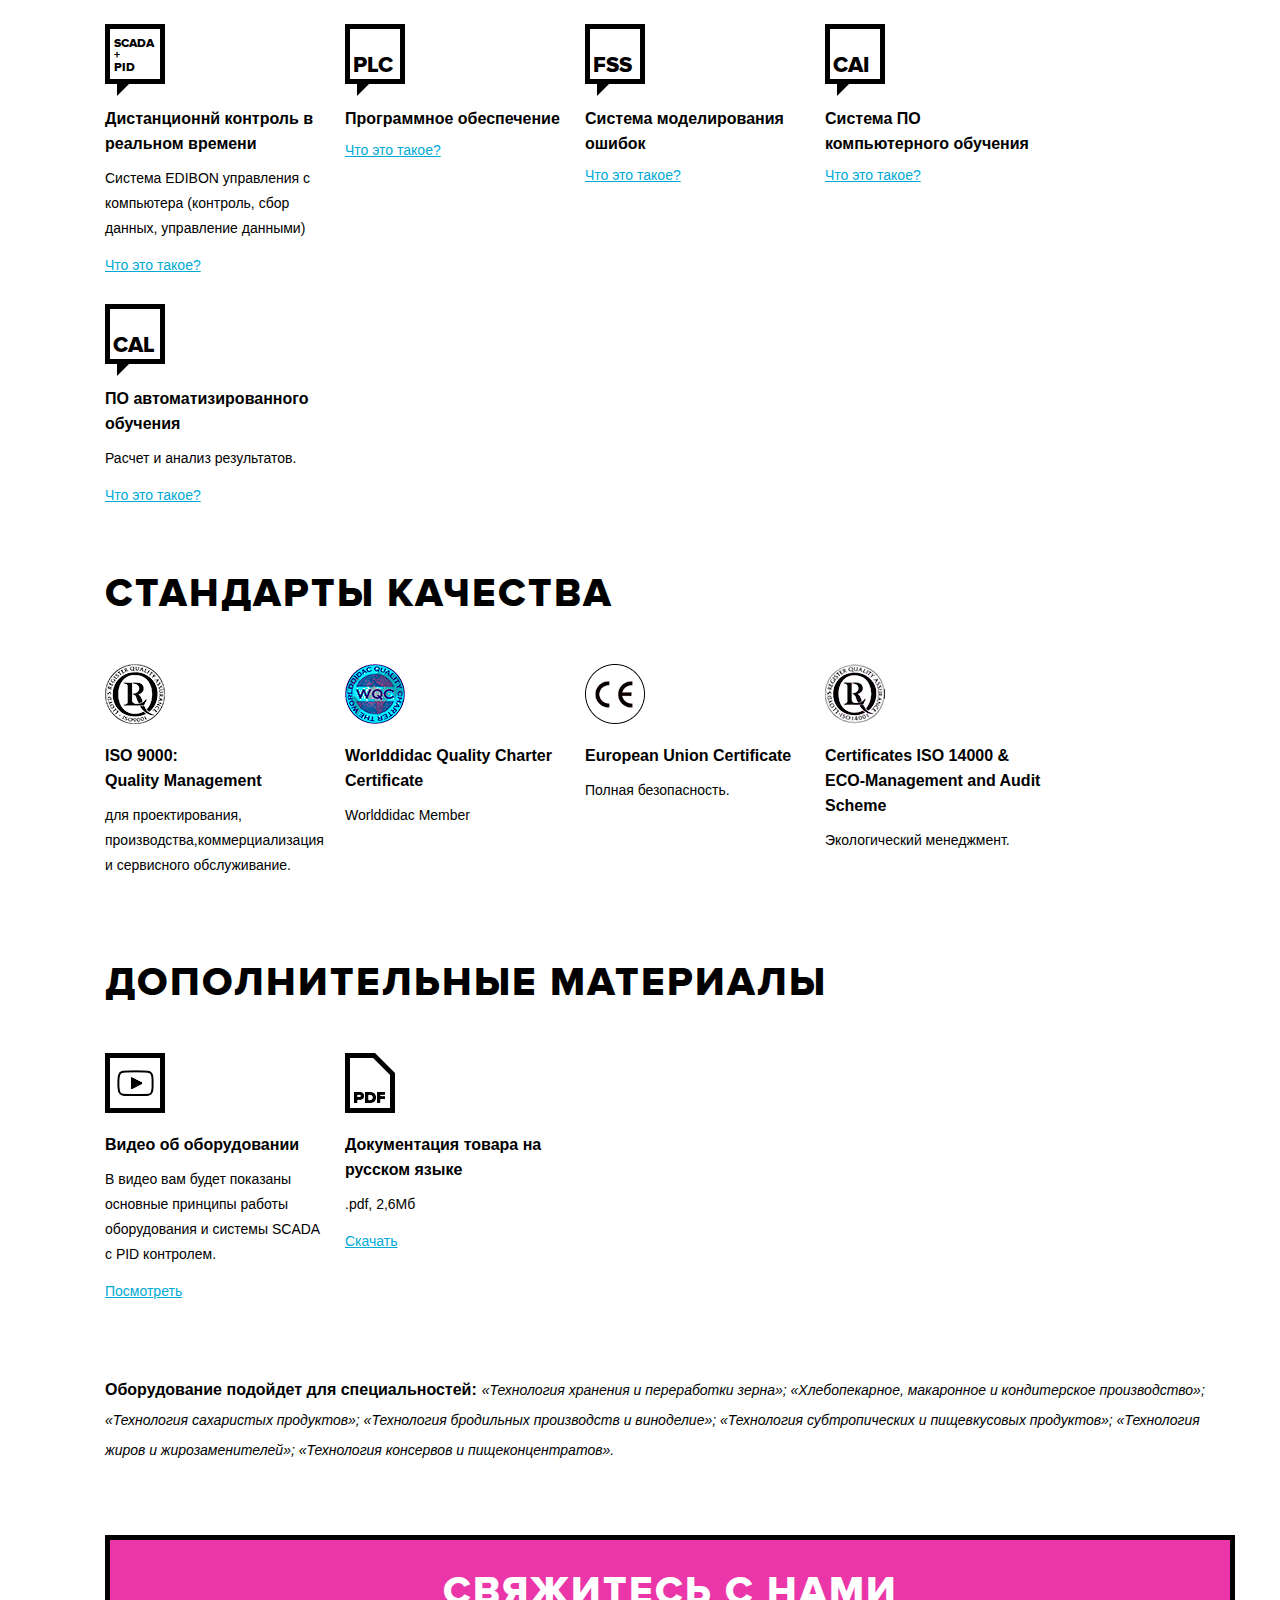
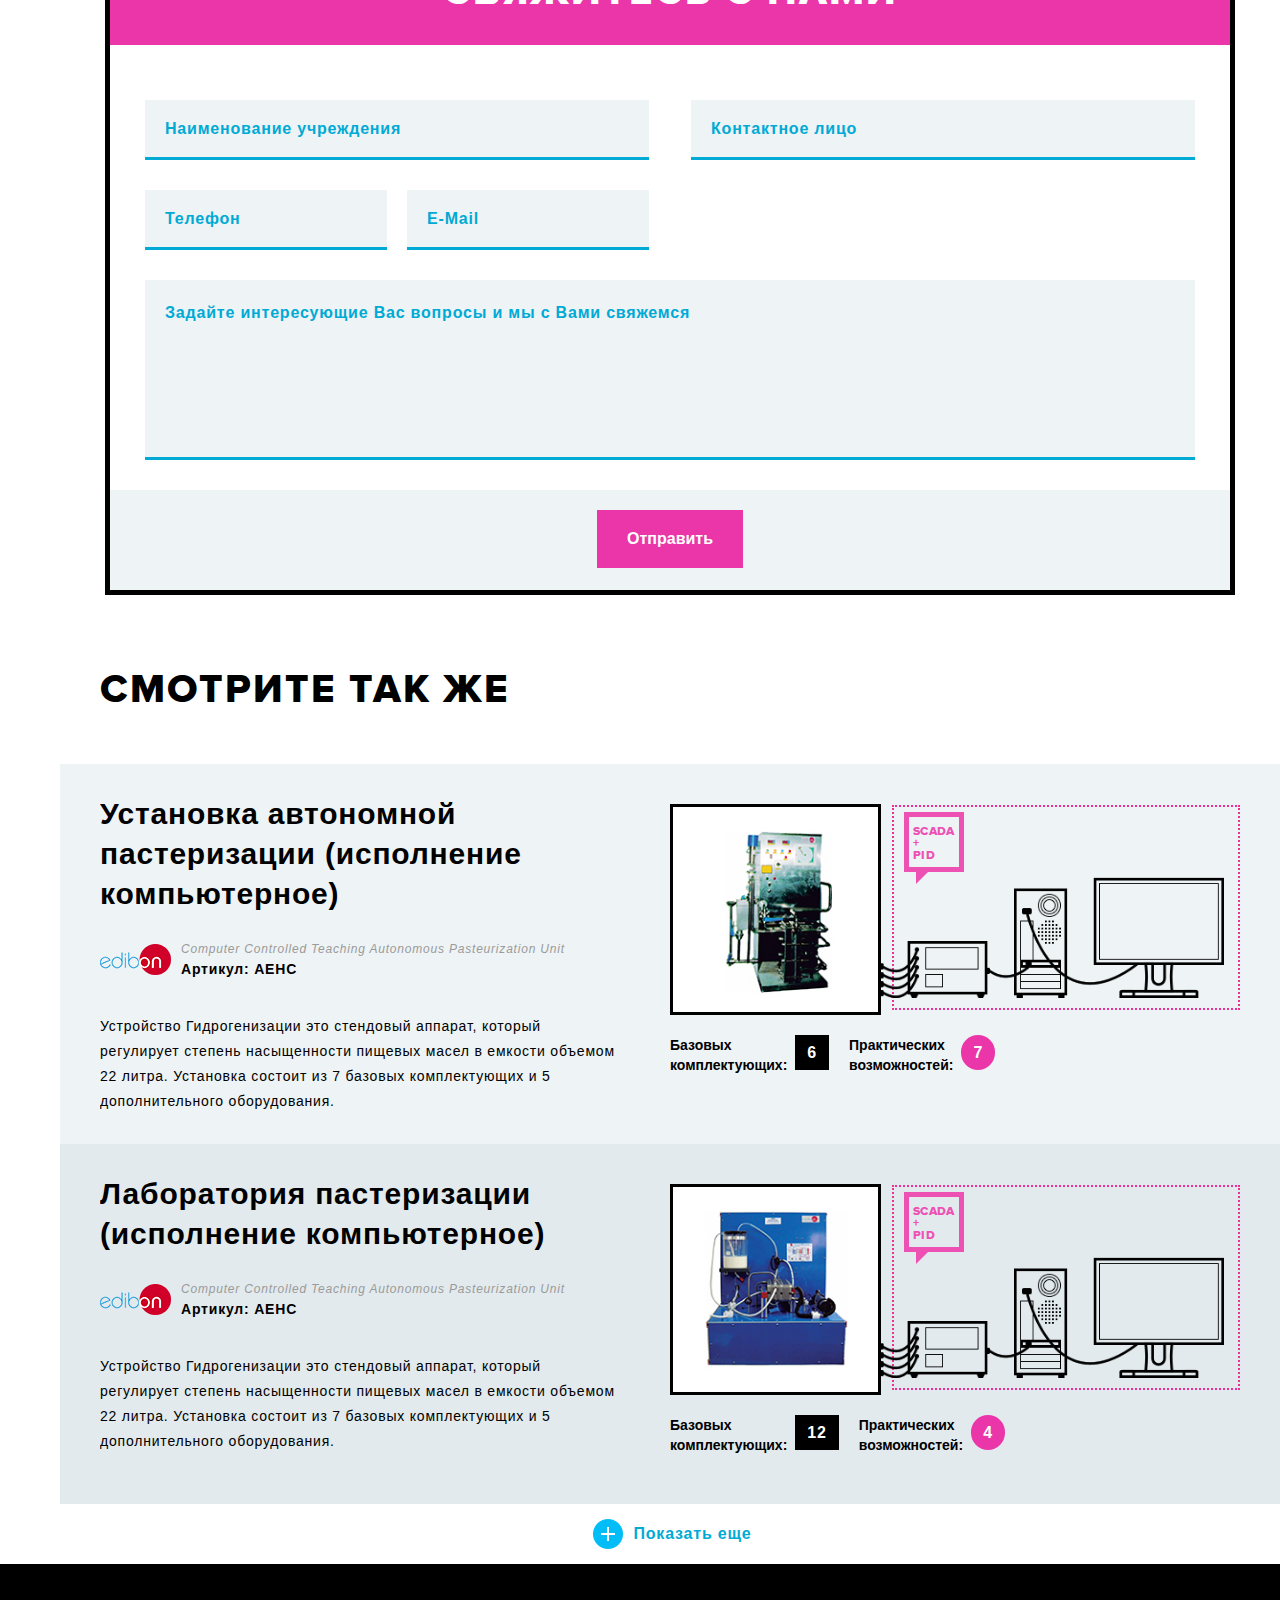
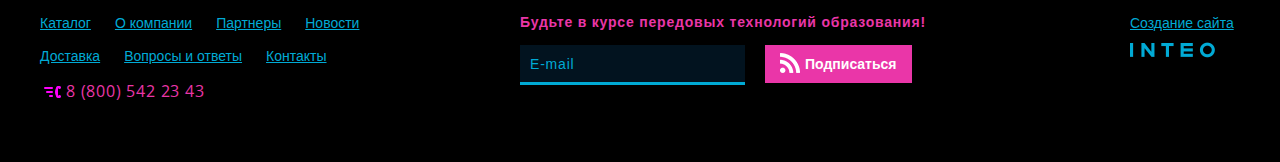
<file: index4.html>
<!doctype html>

<head>
  <meta charset="utf-8">
  <title>AdvTechno</title>
  <meta name="viewport" content="width=1010">
  <meta http-equiv="X-UA-Compatible" content="IE=edge,chrome=1">
  <meta name="description" content="">
  <meta name="keywords" content="">
  <link rel="stylesheet" href="/f/css/main.css">
  <!--[if lte IE 9]><link rel="stylesheet" href="f/css/ie.css"><![endif]-->
  <link rel="stylesheet" href="/f/fancybox/jquery.fancybox.css?v=2.1.5" media="screen">
  <link rel="shortcut icon" href="favicon.ico">
  <link rel="stylesheet" href="/f/css/jquery-ui.css">
  <link rel="stylesheet" href="/f/css/jquery.mCustomScrollbar.css">
  <script src="/f/js/jquery-1.10.2.min.js"></script>
  <link href='http://fonts.googleapis.com/css?family=Open+Sans+Condensed:300,300italic,700&subset=latin,cyrillic-ext,greek-ext,latin-ext,cyrillic' rel='stylesheet' type='text/css'>
   <link href="http://fonts.googleapis.com/css?family=PT+Sans:400,400italic,700|Open+Sans:400,800,600&subset=all" rel="stylesheet">
  <script src="/f/fancybox/jquery.fancybox.pack.js?v=2.1.5"></script>
  <script src="/f/js/jquery-ui-1.10.4.min.js"></script>
  <script src="/f/js/jquery.touchSwipe.min.js"></script>
  <script src="/f/js/jquery.transit.min.js"></script>
  <script src="/f/js/jquery.mCustomScrollbar.js"></script>
  <script src="/f/js/stickyfill.min.js"></script>
  <script src="/f/js/common.js"></script>
  <!--[if lt IE 9]><script src="https://oss.maxcdn.com/libs/respond.js/1.4.2/respond.min.js"></script><![endif]-->
  <script>
  $(document).ready(function(){
    $(".b-product-equip__scroll").mCustomScrollbar({
      axis: "x",
      scrollbarPosition: "inside",
      scrollInertia: 200,
      autoDraggerLength: false,
      scrollButtons:{ enable: true }
   });
   $(".1-popup-link").click(function() {
     $.fancybox.open({
       href: '#b-1-popup',
       padding: 0,
       minWidth: 980,
       minHeight: 430,
       maxWidth: 980,
       maxHeight: 430,
       scrolling: 'no',
       helpers: {
         overlay: {
           locked: true
         }
       },
     });
     return false;
   });
   $(".b-num-popup__scroll").mCustomScrollbar({
      axis: "y",
      scrollbarPosition: "inside",
      scrollInertia: 200,
      autoDraggerLength: false
   });
  });
  </script>
</head>

<body>
  <section class="b-main">
    <header class="b-header clearfix">
      <a href="/" class="b-header__logo">
        <img src="/f/i/logo-small.png" alt="" class="b-header__logo-img">
        <p class="b-header__logo-text">Передовые технологии</p>
      </a>
      <div class="b-header-btns">
        <div class="scroll-btn_fvr scroll-btn iconize-fvr">
          <span class="scroll-btn__text">Избранное</span>
          <span class="scroll-btn-qty">7</span>
        </div>
        <div class="scroll-btn_qst scroll-btn iconize-qst">
          <span class="scroll-btn__text">Задать вопрос</span>
        </div>
        <div class="scroll-btn_search scroll-btn iconize-search">
          <span class="scroll-btn__text">Поиск</span>
        </div>
      </div>
      <div class="b-header__phone iconize-phone">8 (800) 542 23 43</div>
      <div class="b-header__menu-wrap">
        <ul class="b-header__menu">
          <li class="b-header__menu-item"><a href="#" class="iconize-catalog">Каталог</a>
          </li>
          <li class="b-header__menu-item"><a href="#">О компании</a>
          </li>
          <li class="b-header__menu-item"><a href="#">Партнеры</a>
          </li>
          <li class="b-header__menu-item"><a href="#">Новости</a>
          </li>
          <li class="b-header__menu-item"><a href="#">Контакты</a>
          </li>
        </ul>
      </div>
    </header>
    <div class="b-content">
    <div class="b-spec b-spec_scroll">
        <div class="scroll-wrap">
          <div class="scroll">
            <div class="scroll__holder">
              <a href="#" class="b-spec__item df1">
                <img src="/f/i/spec-icons/1.png" alt="" class="b-spec__img">
                <p class="b-spec__text">Автоматизация и мехатроника</p>
              </a><a href="#" class="b-spec__item df3">
                <img src="/f/i/spec-icons/2.png" alt="" class="b-spec__img">
                <p class="b-spec__text">Автомобили и автомобильное хозяйство</p>
              </a><a href="#" class="b-spec__item df2">
                <img src="/f/i/spec-icons/3.png" alt="" class="b-spec__img">
                <p class="b-spec__text">Аэродинамика</p>
              </a><a href="#" class="b-spec__item df3">
                <img src="/f/i/spec-icons/4.png" alt="" class="b-spec__img">
                <p class="b-spec__text">Аэрокосмическая техника</p>
              </a><a href="#" class="b-spec__item df1">
                <img src="/f/i/spec-icons/5.png" alt="" class="b-spec__img">
                <p class="b-spec__text">Биология</p>
              </a><a href="#" class="b-spec__item df1">
                <img src="/f/i/spec-icons/9.png" alt="" class="b-spec__img">
                <p class="b-spec__text">Биотехнологии</p>
              </a><a href="#" class="b-spec__item df2">
                <img src="/f/i/spec-icons/6.png" alt="" class="b-spec__img">
                <p class="b-spec__text">Вычислительная и микропроцессорная техника</p>
              </a><a href="#" class="b-spec__item df1 df2">
                <img src="/f/i/spec-icons/7.png" alt="" class="b-spec__img">
                <p class="b-spec__text">Коммуникации</p>
              </a><a href="#" class="b-spec__item df1">
                <img src="/f/i/spec-icons/8.png" alt="" class="b-spec__img">
                <p class="b-spec__text">Медицина</p>
              </a><a href="#" class="b-spec__item df1">
                <img src="/f/i/spec-icons/10.png" alt="" class="b-spec__img">
                <p class="b-spec__text">Науки о Земле</p>
              </a><a href="#" class="b-spec__item df3">
                <img src="/f/i/spec-icons/11.png" alt="" class="b-spec__img">
                <p class="b-spec__text">Нефтегазовая промышленность</p>
              </a><a href="#" class="b-spec__item df1">
                <img src="/f/i/spec-icons/12.png" alt="" class="b-spec__img">
                <p class="b-spec__text">Пищевые и водные технологии</p>
              </a><a href="#" class="b-spec__item df2">
                <img src="/f/i/spec-icons/13.png" alt="" class="b-spec__img">
                <p class="b-spec__text">Прикладная оптика и фотоника</p>
              </a><a href="#" class="b-spec__item df1">
                <img src="/f/i/spec-icons/14.png" alt="" class="b-spec__img">
                <p class="b-spec__text">Прикладная механика</p>
              </a><a href="#" class="b-spec__item df1">
                <img src="/f/i/spec-icons/15.png" alt="" class="b-spec__img">
                <p class="b-spec__text">Пищевая химия</p>
              </a><a href="#" class="b-spec__item df1">
                <img src="/f/i/spec-icons/16.png" alt="" class="b-spec__img">
                <p class="b-spec__text">Радиотехника, телекоммуникации и сети ЭВМ</p>
              </a><a href="#" class="b-spec__item df1">
                <img src="/f/i/spec-icons/17.png" alt="" class="b-spec__img">
                <p class="b-spec__text">Робототехника</p>
              </a><a href="#" class="b-spec__item df3">
                <img src="/f/i/spec-icons/18.png" alt="" class="b-spec__img">
                <p class="b-spec__text">Сельское хозяйство</p>
              </a><a href="#" class="b-spec__item df1">
                <img src="/f/i/spec-icons/19.png" alt="" class="b-spec__img">
                <p class="b-spec__text">Строительство</p>
              </a><a href="#" class="b-spec__item">
                <img src="/f/i/spec-icons/20.png" alt="" class="b-spec__img">
                <p class="b-spec__text">Термодинамика и термотехника</p>
              </a><a href="#" class="b-spec__item df2">
                <img src="/f/i/spec-icons/21.png" alt="" class="b-spec__img">
                <p class="b-spec__text">Технология машиностроения и обработка материалов</p>
              </a><a href="#" class="b-spec__item b-spec__item_magenta">
                <img src="/f/i/qst-mark.png" alt="" class="b-spec__img">
                <p class="b-spec__text">Подобрать оборудование<span class="b-spec__text_small">Укажите бюджет и специализации, и мы сами предложим решение, подходящие именно для вас</span></p>
              </a><a href="#" class="b-spec__item df3">
                <img src="/f/i/spec-icons/22.png" alt="" class="b-spec__img">
                <p class="b-spec__text">Транспорт</p>
              </a><a href="#" class="b-spec__item df1 df3">
                <img src="/f/i/spec-icons/23.png" alt="" class="b-spec__img">
                <p class="b-spec__text">Управление процессом</p>
              </a><a href="#" class="b-spec__item df3">
                <img src="/f/i/spec-icons/24.png" alt="" class="b-spec__img">
                <p class="b-spec__text">Физика</p>
              </a><a href="#" class="b-spec__item df3">
                <img src="/f/i/spec-icons/25.png" alt="" class="b-spec__img">
                <p class="b-spec__text">Химия</p>
              </a><a href="#" class="b-spec__item df3">
                <img src="/f/i/spec-icons/26.png" alt="" class="b-spec__img">
                <p class="b-spec__text">Химические технологии</p>
              </a><a href="#" class="b-spec__item df2 df3">
                <img src="/f/i/spec-icons/27.png" alt="" class="b-spec__img">
                <p class="b-spec__text">Экология</p>
              </a><a href="#" class="b-spec__item df3">
                <img src="/f/i/spec-icons/28.png" alt="" class="b-spec__img">
                <p class="b-spec__text">Энергетика</p>
              </a><a href="#" class="b-spec__item df3">
                <img src="/f/i/spec-icons/29.png" alt="" class="b-spec__img">
                <p class="b-spec__text">Энергия</p>
              </a><a href="#" class="b-spec__item df3">
                <img src="/f/i/spec-icons/30.png" alt="" class="b-spec__img">
                <p class="b-spec__text">Электроника</p>
              </a><a href="#" class="b-spec__item df2">
                <img src="/f/i/spec-icons/31.png" alt="" class="b-spec__img">
                <p class="b-spec__text">Электричество</p>
              </a><a href="#" class="b-spec__item df3">
                <img src="/f/i/spec-icons/32.png" alt="" class="b-spec__img">
                <p class="b-spec__text">Гидромеханика</p>
              </a><a href="#" class="b-spec__item df3">
                <img src="/f/i/spec-icons/33.png" alt="" class="b-spec__img">
                <p class="b-spec__text">Материаловедение</p>
              </a><a href="#" class="b-spec__item df1">
                <img src="/f/i/spec-icons/34.png" alt="" class="b-spec__img">
                <p class="b-spec__text">Полиграфия</p>
              </a><a href="#" class="b-spec__item df2">
                <img src="/f/i/spec-icons/35.png" alt="" class="b-spec__img">
                <p class="b-spec__text">Окружающая среда</p>
              </a>
            </div>
          </div>
        </div>
      </div><div class="b-product b-section clearfix">
      <div class="b-scroll-banner b-scroll-banner_small">
        <div class="b-scroll-banner__btn b-scroll-banner__btn_open iconize-menu"></div>
        <div class="b-scroll-banner__btn b-scroll-banner__btn_close iconize-menu-close"></div>
        <div class="b-scroll-banner__btn iconize-flask"></div>
      </div>
      <div class="b-section__main">
      <div class="b-product__content b-wrapper">
      <img src="/f/i/fabric1-2.png" alt="" class="b-product__fabric-logo">
      <a href="#" class="b-product__send-to-email link">Отправить на E-Mail</a>
      <a href="#" class="b-product__print-page link">Распечатать страницу</a>
      <h1 class="b-product__tilte">УСТРОЙСТВО ГИДРОГЕНИЗАЦИИ <p class="b-product__sub-title">(компьютерное исполнение)</p></h1>  
      <p class="b-product__main-text">Учебное оборудование для профессионального образования. Устройство Гидрогенизации это стендовый аппарат, который регулирует степень насыщенности пищевых масел в емкости объемом 22 литра. Практические возможности: изучение влияния температуры на рабочий процесс;
изучение оказываемого воздействия на рабочий процесс устройством для перемешивания; изучение влияния на рабочий процесс изменения давления водородного газа.</p>
      <div class="b-control b-control_left  clearfix">
        <div class="scroll-btn_price scroll-btn scroll-btn_open iconize-price">
          <span class="scroll-btn__text">Узнать цену</span>
        </div>
        <div class="scroll-btn_fvr scroll-btn scroll-btn_open iconize-fvr">
          <span class="scroll-btn__text">Добавить в избранное</span>
        </div>
        <div class="scroll-btn_qst scroll-btn scroll-btn_open iconize-qst">
          <span class="scroll-btn__text">Задать вопрос</span>
        </div>
        <span class="b-control__artic">артикул: AEHC</span>
      </div>
       <section class="b-product__equip_hydro b-product-equip b-product__equip">
        <h2 class="b-product-equip__subtitle">Базовая комплектация <span>(1, 2, 3, 4, 5, 6)</span></h2>
        <div class="b-product-equip-item b-product-equip__item b-product-equip__item_small b-product-equip__item_first">
          <div class="b-product-equip-item__img 1-popup-link">
            <img src="/f/i/equip/6.jpg" alt="">
            <span class="b-product-equip-item__num">1</span>
          </div>
          <h3 class="b-product-equip-item__title">Устройство гидрогенизации (исполнение компьютерное)</h3> 
        </div><div class="b-product-equip-item b-product-equip__item b-product-equip__item_small b-product-equip__item_short" style="margin-right: 10px;">
          <div class="b-product-equip-item__img b-product-equip-item__img_small"><img src="/f/i/equip/7.jpg" alt=""><span class="b-product-equip-item__num">2</span></div>
          <h3 class="b-product-equip-item__title">Блок управления интерфейсом</h3> 
          <div class="b-technology b-product-equip__technology b-product-equip__technology_3"><div class="b-techno-ico b-ico-arrowed b-techno-ico_sc-pid b-techno-ico_small"><p>scada <br>+<br> pid</p></div><p class="b-technology__text">Дистанционный контроль в реальном времени</p></div>
        </div><div class="b-product-equip-item b-product-equip__item b-product-equip__item_small b-product-equip__item_short" style="margin-right: 0;">
          <div class="b-product-equip-item__img b-product-equip-item__img_small"><img src="/f/i/equip/8.jpg" alt=""><span class="b-product-equip-item__num">3</span></div>
          <h3 class="b-product-equip-item__title">Плата сбора данных</h3> 
        </div><div class="b-product-equip-item b-product-equip__item b-product-equip__item_small b-product-equip__item_short" style="margin-right: 0; width: 115px;">
          <div class="b-product-equip-item__img b-product-equip-item__img_hide">
            <span class="b-product-equip-item__num">5</span>
          </div>
          <h3 class="b-product-equip-item__title">Кабеля и аксессуары</h3> 
        </div><div class="b-product-equip-item b-product-equip__item b-product-equip__item_method b-product-equip__item_small b-product-equip__item_short" style="width: 115px;">
          <div class="b-product-equip-item__img b-product-equip-item__img_hide">
            <span class="b-product-equip-item__num">6</span>
          </div>
          <h3 class="b-product-equip-item__title">Методическое обеспечение</h3> 
        </div>
        <div class="b-product-equip-item b-product-equip__item b-product-equip__item_small  b-product-equip__item_last" style="width: 188px;">
          <div class="b-product-equip-item__img b-product-equip-item__img_med">
            <div class="b-product-equip-item__img-holder">
              <img src="/f/i/equip/9.jpg" alt="">
            </div>
            <span class="b-product-equip-item__num">4</span>
          </div>
          <h3 class="b-product-equip-item__title">Программное обеспечение PID (компьютерное управление, сбор данных, управление данными)</h3> 
        </div>
      </section>
      <section class="b-product__equip b-product-equip">
        <h2 class="b-product-equip__subtitle">Дополнительное оборудование <span>(7, 8, 9, 10, 11)</span></h2>
        <div class="b-product-equip-item b-product-equip__item b-product-equip__item_small">
          <div class="b-product-equip-item__img-wrap">
          <div class="b-product-equip-item__img b-product-equip-item__img_top_none b-product-equip-item__img_small b-product-equip-item__img_right"><img src="/f/i/equip/18.jpg" alt=""><span class="b-product-equip-item__num iconize-left-link">7</span>
            <span class="b-product-equip-item__num b-product-equip-item__num_plus">8</span>
          </div>
          <span class="b-product-equip-item__num_left b-product-equip-item__num b-product-equip-item__num_inactive">2</span>
          </div>
          <h3 class="b-product-equip-item__title">Программируемый логический контроллер. Процедурный интерфейс.<div>+ <p>Программное обеспечение</p></div></h3> 
        </div>
        <div class="b-product-equip-item b-product-equip__item b-product-equip__item_short b-product-equip__item_small">
          <div class="b-product-equip-item__img b-product-equip-item__img_small b-product-equip-item__img_top_none b-product-equip-item__img_hide">
            <span class="b-product-equip-item__num">9</span>
          </div>
          <h3 class="b-product-equip-item__title">Система ПО компьютерного обучения</h3> 
        </div>
        <div class="b-product-equip-item b-product-equip__item b-product-equip__item_small">
          <div class="b-product-equip-item__img b-product-equip-item__img_small b-product-equip-item__img_top_none b-product-equip-item__img_hide">
            <span class="b-product-equip-item__num">10</span>
          </div>
          <h3 class="b-product-equip-item__title">ПО автоматизированного обучения (расчет и анализ результатов)</h3> 
        </div>
        <div class="b-product-equip-item b-product-equip__item b-product-equip__item_short b-product-equip__item_small b-product-equip__item_last">
          <div class="b-product-equip-item__img b-product-equip-item__img_small b-product-equip-item__img_top_none b-product-equip-item__img_hide">
            <span class="b-product-equip-item__num">11</span>
          </div>
          <h3 class="b-product-equip-item__title">Система моделирования ошибок</h3> 
        </div>
      </section>
      </div>
      <section class="b-company-banner">
        <div class="b-company-banner__img">
          <img src="/f/i/certif.jpg" alt="">
        </div>
        <div class="b-company-banner__content">
          <img src="/f/i/fabric1-3.png" alt="" class="b-company-banner__logo">
          <h2 class="b-company-banner__title"> Мы — единственный и авторизованный партнер EDIBON в россии</h2>
          <p class="b-company-banner__text">Компания «Новый Стиль» (в которую входит компания «Передовые технологии») заключила соглашение о совместной деятельности с испанским предприятием EDIBON International S.A. и стала авторизованным партнером – EDIBON Russia.</p>
        </div>
      </section>
      <div class="b-product__content b-wrapper b-cut-top b-product__content_white">
      <section class="b-enum">
        <h2 class="b-enum__title">практические возможности</h2>
        <div class="b-enum__item">
          <div class="b-enum__preitem">
            <span class="b-enum__num">1</span>
          </div>
          <h3 class="b-enum__subtitle">Изучение влияния температуры на рабочий процесс.</h3>
        </div><div class="b-enum__item">
          <div class="b-enum__preitem">
            <span class="b-enum__num">2</span>
          </div>
          <h3 class="b-enum__subtitle">Изучение оказываемого воздействия на рабочий процесс устройством для перемешивания.</h3>
        </div><div class="b-enum__item">
          <div class="b-enum__preitem">
            <span class="b-enum__num">3</span>
          </div>
          <h3 class="b-enum__subtitle">Изучение влияния на рабочий процесс изменения давления водородного газа.</h3>
        </div><div class="b-enum__item">
          <div class="b-enum__preitem">
            <span class="b-enum__num">4</span>
          </div>
          <h3 class="b-enum__subtitle">Работа с промышленным устройством гидрогенизации, выполненным в мелком масштабе.</h3>
        </div><div class="b-enum__item">
          <div class="b-enum__preitem">
            <span class="b-enum__num">5</span>
          </div>
          <h3 class="b-enum__subtitle">Определение оптимальной дозировки катализатора.</h3>
        </div><div class="b-enum__item">
          <div class="b-enum__preitem">
            <span class="b-enum__num">6</span>
          </div>
          <h3 class="b-enum__subtitle">Демонстрация работы фильтра в процессе регенерации катализатора.</h3>
        </div><div class="b-enum__item">
          <div class="b-enum__preitem">
            <span class="b-enum__num">7</span>
          </div>
          <h3 class="b-enum__subtitle">Изучение различных видов катализаторов.</h3>
        </div>
      </section>
      <section class="b-enum">
        <h2 class="b-enum__title">Основные особенности</h2>
        <div class="b-enum__item">
          <h3 class="b-enum__subtitle">SCADA и PID контроль</h3>
          <p class="b-enum__text">Расширенный контроль в реальном времени.</p>
          <a href="#" class="link">Что это такое?</a>
        </div><div class="b-enum__item">
          <h3 class="b-enum__subtitle">Контроль качества</h3>
          <p class="b-enum__text">Разработано и изготовлено под несколькими стандартами качества.</p>
        </div><div class="b-enum__item">
          <h3 class="b-enum__subtitle">Упражнения по калибровке</h3>
          <p class="b-enum__text">которые включены, учить пользователей для калибровки датчика и важность проверки точности датчиков, прежде чем принимать  измерений.</p>
        </div><div class="b-enum__item">
          <h3 class="b-enum__subtitle">Проекторная и электро совместимость</h3>
          <p class="b-enum__text">позволяет устройству быть объяснено и продемонстрировали ко всему классу в одно время.</p>
        </div><div class="b-enum__item">
           <h3 class="b-enum__subtitle">Дистанционное управление и контроль</h3>
           <p class="b-enum__text">пользователем и пульт дистанционного управления для EDIBON технической поддержка, всегда включаются.</p>
        </div><div class="b-enum__item">
          <h3 class="b-enum__subtitle">Предназначено для EDIBON Scada-Net (ESN)</h3>
           <p class="b-enum__text">Это устройство предназначено для будущего расширения и интеграции. Система ESN, которая позволяет нескольким студентам одновременно работать множество блоков в сети.</p>
        </div><div class="b-enum__item">
          <h3 class="b-enum__subtitle">Полностью безопасна</h3>
          <p class="b-enum__text">используя 4 системы безопасности (механические, электрические, электронные и программного обеспечения).</p>
        </div><div class="b-enum__item">
           <h3 class="b-enum__subtitle">Специализированное ПО EDIBON</h3>
          <p class="b-enum__text">основанное на Labview.</p>
        </div><div class="b-enum__item">
           <h3 class="b-enum__subtitle">Дополнительное ПО CAL</h3>
           <p class="b-enum__text">помогает пользователю выполнять расчеты и понять результаты.</p>
        </div>
      </section>
      <section class="b-product__equip b-product-equip">
        <h2 class="b-product-equip__title">оборудование</h2>
        <div class="b-product-equip__scroll-wrap">
        <div class="b-product-equip__scroll b-product-equip-scroll">
          <div class="b-product-equip-scroll__holder">
            <div class="b-product-equip__base-complect">
              <h3 class="b-product-equip-scroll__title">Базовая комплектация <span>(1, 2, 3, 4, 5, 6)</span></h3>
              <div class="b-product-equip__item b-product-equip-item b-product-equip__item_first">
                <div class="b-product-equip-item__img">
                  <span class="b-product-equip-item__num">1</span>
                  <img src="/f/i/equip/10.jpg" alt="">
                </div>
                  <h4 class="b-product-equip-item__title">Устройство гидрогенизации (исполнение компьютерное)</h4> 
                  <p class="b-product-equip-item__name">AEHC. Computer Controlled Hydrogenation Unit.</p>
                  <p class="b-product-equip-item__text">Устройство Гидрогенизации это стендовый аппарат, который регулирует степень насыщенности пищевых масел в емкости объемом 22 литра.</p>
                  <span class="b-product-equip-item__subtitle">Основные возможности:</span>
                  <ul class="b-product-equip__abil b-product-equip__abil_untop b-product-equip-abil">
                    <li class="b-product-equip-abil__item b-product-equip-abil-item">
                      <p class="b-product-equip-abil-item__text">Изучение влияния температуры на рабочий процесс.</p>
                    </li>
                    <li class="b-product-equip-abil__item b-product-equip-abil-item">
                      <p class="b-product-equip-abil-item__text">Изучение оказываемого воздействия на рабочий процесс устройством для перемешивания.</p>
                    </li>
                    <li class="b-product-equip-abil__item b-product-equip-abil-item">
                      <p class="b-product-equip-abil-item__text">Изучение влияния на рабочий процесс изменения давления водородного газа.</p>
                    </li>
                    <li class="b-product-equip-abil__item b-product-equip-abil-item">
                      <p class="b-product-equip-abil-item__text">Работа с промышленным устройством гидрогенизации, выполненным в мелком масштабе.</p>
                    </li>
                    <li class="b-product-equip-abil__item b-product-equip-abil-item">
                      <p class="b-product-equip-abil-item__text">Определение оптимальной дозировки катализатора.</p>
                    </li>
                    <li class="b-product-equip-abil__item b-product-equip-abil-item">
                      <p class="b-product-equip-abil-item__text">Демонстрация работы фильтра в процессе регенерации катализатора.</p>
                    </li>
                    <li class="b-product-equip-abil__item b-product-equip-abil-item">
                      <p class="b-product-equip-abil-item__text">Изучение различных видов катализаторов.</p>
                    </li>
                  </ul>
              </div><div class="b-product-equip__item b-product-equip-item" style="margin-left: 31px;">
                <div class="b-product-equip-item__img b-product-equip-item__img_small">
                  <span class="b-product-equip-item__num">2</span>
                  <img src="/f/i/equip/11.jpg" alt="">
                </div>
                <h4 class="b-product-equip-item__title">Блок управления интерфейсом</h4>
                <p class="b-product-equip-item__name">CIB. Control Interface Box.</p>
                <div class="b-technology b-product-equip__technology"><div class="b-techno-ico b-techno-ico_scada"><p>scada</p></div><p class="b-technology__text">Система компьютерного управления EDIBON (ПК)</p></div>
                <div class="b-technology b-product-equip__technology b-product-equip__technology_2"><div class="b-techno-ico"><p>pid</p></div><p class="b-technology__text">Контроль PID <span>(открытый контроль, мультиконтроль, контроль реального времени)</span></p></div>
                <ul class="b-product-equip__abil b-product-equip-abil">
                    <li class="b-product-equip-abil__item b-product-equip-abil-item">
                      <p class="b-product-equip-abil-item__text">Отображение схемы процессов на передней панели устройства</p>
                    </li>
                    <li class="b-product-equip-abil__item b-product-equip-abil-item">
                      <p class="b-product-equip-abil-item__text">Управление при помощи ПК элементами контроля над устройством</p>
                    </li>
                    <li class="b-product-equip-abil__item b-product-equip-abil-item">
                      <p class="b-product-equip-abil-item__text">Графическое отображение на ПК всех параметров, одновременно задействованных в процессе исследования</p>
                    </li>
                    <li class="b-product-equip-abil__item b-product-equip-abil-item">
                      <p class="b-product-equip-abil-item__text">Калибровка всех датчиков, задействованных в процессе исследования</p>
                    </li>
                    <li class="b-product-equip-abil__item b-product-equip-abil-item">
                      <p class="b-product-equip-abil-item__text">PID компьютерное управление</p>
                    </li>
                    <li class="b-product-equip-abil__item b-product-equip-abil-item">
                      <p class="b-product-equip-abil-item__text">Контроль всех параметров процесса исследования</p>
                    </li>
                    <li class="b-product-equip-abil__item b-product-equip-abil-item">
                      <p class="b-product-equip-abil-item__text">Предоставление графиков в режиме реального времени</p>
                    </li>
                    <li class="b-product-equip-abil__item b-product-equip-abil-item">
                      <p class="b-product-equip-abil-item__text">Возможность изменения параметров датчиков при помощи ПК в режиме реального времени</p>
                    </li>
                    <li class="b-product-equip-abil__item b-product-equip-abil-item">
                      <p class="b-product-equip-abil-item__text">Обеспечение безопасности на 3 уровнях: механической, электронной, ПО</p>
                    </li>
                  </ul>
              </div><div class="b-product-equip__item b-product-equip-item">
                <div class="b-product-equip-item__img b-product-equip-item__img_small">
                  <span class="b-product-equip-item__num">3</span>
                  <img src="/f/i/equip/12.jpg" alt="">
                </div>
                <h4 class="b-product-equip-item__title">Плата сбора данных</h4>
                <p class="b-product-equip-item__name">DAB. Data Acquisition Board.</p>
                <ul class="b-product-equip__abil b-product-equip-abil">
                    <li class="b-product-equip-abil__item b-product-equip-abil-item">
                      <p class="b-product-equip-abil-item__text">6 аналоговых входов</p>
                    </li>
                    <li class="b-product-equip-abil__item b-product-equip-abil-item">
                      <p class="b-product-equip-abil-item__text">Скорость передачи данных до 250 000 сигналов в секунду</p>
                    </li>
                    <li class="b-product-equip-abil__item b-product-equip-abil-item">
                      <p class="b-product-equip-abil-item__text">2 аналоговых выхода</p>
                    </li>
                    <li class="b-product-equip-abil__item b-product-equip-abil-item">
                      <p class="b-product-equip-abil-item__text">24 цифровых входа/выхода</p>
                    </li>
                  </ul>
                <div class="b-product-equip__item b-product-equip__item_cabel b-product-equip-item">
                  <span class="b-product-equip-item__num">5</span>
                  <h4 class="b-product-equip-item__title">Кабеля и аксессуары</h4>
                </div>
              </div><div class="b-product-equip__item b-product-equip-item">
                <div class="b-product-equip-item__img b-product-equip-item__img_med">
                  <div class="b-product-equip-item__img-holder">
                    <img src="/f/i/equip/13.jpg" alt="">
                  </div>
                  <span class="b-product-equip-item__num ">4</span>
                </div>
                <h4 class="b-product-equip-item__title">Программное обеспечение: PID компьютерное управление, сбор данных, управление данными</h4>
                <p class="b-product-equip-item__name">CCSOF. Software for: PID Computer Control, Data Acquisition, Data Management Software.</p>
                <div class="b-product-equip-item__hint">Компьютер и монитор в поставку не входит</div>
                <ul class="b-product-equip__abil b-product-equip-abil">
                    <li class="b-product-equip-abil__item b-product-equip-abil-item">
                      <p class="b-product-equip-abil-item__text">Многофункциональное программное обеспечение. Сбор, обработка, сравнение, хранение, управление информацией</p>
                    </li>
                    <li class="b-product-equip-abil__item b-product-equip-abil-item">
                      <p class="b-product-equip-abil-item__text">Регистрация критических значений</p>
                    </li>
                    <li class="b-product-equip-abil__item b-product-equip-abil-item">
                      <p class="b-product-equip-abil-item__text">Графическое отображение параметров в режиме реального времени</p>
                    </li>
                  </ul>
                <div class="b-product-equip__item b-product-equip__item_meth-sup b-product-equip-item">
                  <span class="b-product-equip-item__num ">6</span>
                  <h4 class="b-product-equip-item__title">Методическое обеспечение</h4>
                </div>
              </div>
            </div><div class="b-product-equip__add">
              <h3 class="b-product-equip-scroll__title">Дополнительное оборудование <span>(7, 8, 9, 10, 11) </span></h3>
              <div class="b-product-equip__item b-product-equip-item b-product-equip__item_first">
                <div class="b-product-equip-item__img b-product-equip-item__img_small">
                  <span class="b-product-equip-item__num ">7</span>
                  <img src="/f/i/equip/14.jpg" alt="">
                </div>
                <h4 class="b-product-equip-item__title">Программируемый логический контроллер, процедурный интерфейс</h4>
                <p class="b-product-equip-item__name">PLC-PI. PLC Module. Programmable Logic Controller - Procedural Interface.</p>
                <ul class="b-product-equip__abil b-product-equip-abil">
                    <li class="b-product-equip-abil__item b-product-equip-abil-item">
                      <p class="b-product-equip-abil-item__text">Управление исследуемыми процессами без использования ПК</p>
                    </li>
                    <li class="b-product-equip-abil__item b-product-equip-abil-item">
                      <p class="b-product-equip-abil-item__text">PID управление</p>
                    </li>
                    <li class="b-product-equip-abil__item b-product-equip-abil-item">
                      <p class="b-product-equip-abil-item__text">Графическое отображение всех параметров, задействованных в процессе исследования</p>
                    </li>
                    <li class="b-product-equip-abil__item b-product-equip-abil-item">
                      <p class="b-product-equip-abil-item__text">Моделирование процессов исследования</p>
                    </li>
                    <li class="b-product-equip-abil__item b-product-equip-abil-item">
                      <p class="b-product-equip-abil-item__text">Калибровка всех датчиков, задействованных в процессе исследования</p>
                    </li>
                    <li class="b-product-equip-abil__item b-product-equip-abil-item">
                      <p class="b-product-equip-abil-item__text">Содержит принципиальную схему соединений на передней панели устройства</p>
                    </li>
                    <li class="b-product-equip-abil__item b-product-equip-abil-item">
                      <p class="b-product-equip-abil-item__text">16 цифровых входов</p>
                    </li>
                    <li class="b-product-equip-abil__item b-product-equip-abil-item">
                      <p class="b-product-equip-abil-item__text">14 цифровых выходов</p>
                    </li>
                    <li class="b-product-equip-abil__item b-product-equip-abil-item">
                      <p class="b-product-equip-abil-item__text">16 аналоговых входов</p>
                    </li>
                    <li class="b-product-equip-abil__item b-product-equip-abil-item">
                      <p class="b-product-equip-abil-item__text">4 аналоговых выхода</p>
                    </li>
                    <li class="b-product-equip-abil__item b-product-equip-abil-item">
                      <p class="b-product-equip-abil-item__text">Многофункциональный сенсорный дисплей высокого разрешения</p>
                    </li>
                    <li class="b-product-equip-abil__item b-product-equip-abil-item">
                      <p class="b-product-equip-abil-item__text">Возможность соединения с ПК</p>
                    </li>
                  </ul>
              </div><div class="b-product-equip__item b-product-equip-item b-product-equip__item_plc">
                <span class="b-product-equip-item__num">8</span>
                <h4 class="b-product-equip-item__title">Программное обеспечение</h4>
                <p class="b-product-equip-item__name">PLC-SOF. PLC Control Software.</p>
              </div><div class="b-product-equip__item b-product-equip-item" style="margin-left: 275px;">
                <div class="b-product-equip-item__img b-product-equip-item__img_med">
                  <div class="b-product-equip-item__img-holder">
                    <img src="/f/i/equip/15.jpg" alt="">
                  </div>
                  <span class="b-product-equip-item__num">9</span>
                </div>
                <h4 class="b-product-equip-item__title">Система ПО компьютерного обучения</h4>
                <p class="b-product-equip-item__name">CAI. Computer Aided Instruction Software System.</p>
              </div><div class="b-product-equip__item b-product-equip-item" style="margin-left: 15px;">
                <div class="b-product-equip-item__img b-product-equip-item__img_med">
                  <div class="b-product-equip-item__img-holder">
                    <img src="/f/i/equip/16.jpg" alt="">
                  </div>
                  <span class="b-product-equip-item__num">10</span>
                </div>
                <h4 class="b-product-equip-item__title">ПО автоматизированного обучения (Расчет и анализ результатов)</h4>
                <p class="b-product-equip-item__name">CAL. Computer Aided Learning Software.</p>
              </div><div class="b-product-equip__item b-product-equip-item" style="margin-left: 10px;">
                <div class="b-product-equip-item__img b-product-equip-item__img_med">
                  <div class="b-product-equip-item__img-holder">
                    <img src="/f/i/equip/17.jpg" alt="">
                  </div>
                  <span class="b-product-equip-item__num ">11</span>
                </div>
                <h4 class="b-product-equip-item__title">Система моделирования ошибок</h4>
                <p class="b-product-equip-item__name">FSS. Faults Simulation System. </p>
              </div>
            </div>
          </div>
          </div>
          <div class="b-product-equip__mask"></div>
        </div>
      </section>
      <section class="b-enum">
        <h2 class="b-enum__title">технологии</h2>
        <div class="b-enum__item">
          <div class="b-enum__preitem b-enum__link b-techno-ico b-ico-arrowed b-ico-arrowed_black b-techno-ico_black b-techno-ico_sc-pid b-techno-ico_small"><p>scada <br>+<br> pid</p></div>
          <h3 class="b-enum__subtitle">Дистанционнй контроль в реальном времени</h3>
          <p class="b-enum__text">Система EDIBON управления с компьютера (контроль, сбор данных, управление данными)</p>
          <a href="#" class="link b-enum__link">Что это такое?</a>
        </div><div class="b-enum__item">
          <div class="b-enum__preitem b-enum__link b-techno-ico b-ico-arrowed b-ico-arrowed_black b-techno-ico_black"><p>plc</p></div>
          <h3 class="b-enum__subtitle">Программное обеспечение</h3>
          <a href="#" class="link b-enum__link">Что это такое?</a>
        </div><div class="b-enum__item">
          <div class="b-enum__preitem b-enum__link b-techno-ico b-ico-arrowed b-ico-arrowed_black b-techno-ico_black"><p>fss</p></div>
          <h3 class="b-enum__subtitle">Система моделирования ошибок</h3>
          <a href="#" class="link b-enum__link">Что это такое?</a>
        </div><div class="b-enum__item">
          <div class="b-enum__preitem b-enum__link b-techno-ico b-ico-arrowed b-ico-arrowed_black b-techno-ico_black"><p>cai</p></div>
          <h3 class="b-enum__subtitle">Система ПО компьютерного обучения</h3>
          <a href="#" class="link b-enum__link">Что это такое?</a>
        </div><div class="b-enum__item">
          <div class="b-enum__preitem b-enum__link b-techno-ico b-ico-arrowed b-ico-arrowed_black b-techno-ico_black"><p>cal</p></div>
          <h3 class="b-enum__subtitle">ПО автоматизированного обучения</h3>
          <p class="b-enum__text">Расчет и анализ результатов.</p>
          <a href="#" class="link b-enum__link">Что это такое?</a>
        </div>
      </section>
      <section class="b-enum">
        <h2 class="b-enum__title">Стандарты качества</h2>
        <div class="b-enum__item">
          <div class="b-enum__preitem">
            <div class="iconize-standard iconize-standard_1"></div>
          </div>
          <h3 class="b-enum__subtitle">ISO 9000:<br> Quality Management</h3>
          <p class="b-enum__text">для проектирования, производства,коммерциализация и сервисного обслуживание.</p>
        </div><div class="b-enum__item">
          <div class="b-enum__preitem">
            <div class="iconize-standard iconize-standard_2"></div>
          </div>
          <h3 class="b-enum__subtitle">Worlddidac Quality Charter Certificate</h3>
          <p class="b-enum__text">Worlddidac Member</p>
        </div><div class="b-enum__item">
          <div class="b-enum__preitem">
            <div class="iconize-standard iconize-standard_3"></div>
          </div>
          <h3 class="b-enum__subtitle">European Union Certificate</h3>
          <p class="b-enum__text">Полная безопасность.</p>
        </div><div class="b-enum__item">
          <div class="b-enum__preitem">
            <div class="iconize-standard iconize-standard_4"></div>
          </div>
          <h3 class="b-enum__subtitle">Certificates ISO 14000 & ECO-Management and Audit Scheme</h3>
          <p class="b-enum__text">Экологический менеджмент.</p>
        </div>
      </section>
      <div class="b-enum">
        <h2 class="b-enum__title">Дополнительные материалы</h2>
        <div class="b-enum__item">
          <div class="b-enum__preitem b-enum__link iconize-video"></div>
          <h3 class="b-enum__subtitle">Видео об оборудовании</h3>
          <p class="b-enum__text">В видео вам будет показаны основные принципы работы оборудования и системы SCADA с PID контролем.</p>
          <a href="#" class="link b-enum__link">Посмотреть</a>
        </div><div class="b-enum__item">
          <div class="b-enum__preitem b-enum__link iconize-file iconize-file_pdf"></div>
          <h3 class="b-enum__subtitle">Документация товара на русском языке</h3>
          <p class="b-enum__text">.pdf, 2,6Мб</p>
          <a href="#" class="link b-enum__link">Скачать</a>
        </div>
      </div>
      <p class="b-for-spec b-for-spec_pad-top"><span>Оборудование подойдет для специальностей:</span>«Технология хранения и переработки зерна»; «Хлебопекарное, макаронное и кондитерское производство»; «Технология сахаристых продуктов»; «Технология бродильных производств и виноделие»; «Технология субтропических и пищевкусовых продуктов»; «Технология жиров и жирозаменителей»; «Технология консервов и пищеконцентратов».</p>
      <form class="b-form b-form_contact-us">
        <div class="b-form__head b-form-head">
          <div class="b-form-head__text">Свяжитесь с нами</div>
        </div>
        <div class="b-form__wrap">
          <div class="b-form__half">
            <input class="input input-placeholder" id="contact-us__name-input" type="text" value="" placeholder="Наименование учреждения"/>
          </div><div class="b-form__half  b-form__half_right">
            <input class="input input-placeholder" id="contact-us__contact-input" type="text" value="" placeholder="Контактное лицо"/>
          </div>
          <div class="b-form__half">
            <div class="b-form__half">
              <input class="input input-placeholder" id="contact-us__phone-input" type="tel" value="" placeholder="Телефон"/>
            </div><div class="b-form__half b-form__half_right">
            <input class="input input-placeholder" id="contact-us__email-input" type="email" value="" placeholder="E-Mail"/>
            </div>
          </div>
          <textarea class="input input-area input-area_contact-us input-placeholder" id="contact-us__text-input" placeholder="Задайте интересующие Вас вопросы и мы с Вами свяжемся"></textarea>
        </div>
        <div class="b-form__submit-wrap">
         <input type="submit" id="contact-us__submit" class="b-form__submit magenta-btn" value="Отправить">
        </div>
      </form>
    </div>
    <div class="b-equip" style="margin-top: 40px;">
        <h2 class="b-equip__title">смотрите так же</h2>
        <div class="b-equip__item">
          <div class="b-equip__item-right">
            <img src="/f/i/equip/1.jpg" alt="" class="b-equip__item-img"><div class="b-equip__item-scheme-wrap">
              <img src="/f/i/base-complect.png" alt="" class="b-equip__item-scheme">
              <div class="b-techno-ico b-ico-arrowed b-techno-ico_sc-pid b-techno-ico_small b-techno-ico_equip"><p>scada <br>+<br> pid</p></div>
            </div>
            <div class="b-equip__item-detail-wrap">
              <div class="b-equip__item-detail">
                <p class="b-equip__item-detail-text">Базовых
                  <br>комплектующих:</p>
                <span class="b-equip__item-detail-value">6</span>
              </div><div class="b-equip__item-detail">
                <p class="b-equip__item-detail-text">Практических
                  <br>возможностей:</p>
                <span class="b-equip__item-detail-value b-equip__item-detail-value_rounded">7</span>
              </div>
            </div>
          </div>
          <div class="b-equip__item-left">
            <h3 class="b-equip__item-title">Установка автономной пастеризации (исполнение компьютерное)</h3>
            <img src="/f/i/fabric1.png" alt="" class="b-equip__item-fabric-icon">
            <div class="b-equip__item-fabric-cont">
              <p class="b-equip__item-italic-text">Computer Controlled Teaching Autonomous Pasteurization Unit</p>
              <span class="b-equip__item-artic">Артикул: AEHC</span>
            </div>
            <p class="b-equip__item-text">Устройство Гидрогенизации это стендовый аппарат, который регулирует степень насыщенности пищевых масел в емкости объемом 22 литра. Установка состоит из 7 базовых комплектующих и 5 дополнительного оборудования.</p>
            <div class="b-control_left b-equip-control b-control clearfix">
              <div class="scroll-btn_price scroll-btn iconize-price">
                <span class="scroll-btn__text">Узнать цену</span>
              </div>
              <div class="scroll-btn_fvr scroll-btn iconize-fvr">
                <span class="scroll-btn__text">Добавить в избранное</span>
              </div>
              <div class="scroll-btn_qst scroll-btn iconize-qst">
                <span class="scroll-btn__text">Задать вопрос</span>
              </div>
            </div>
          </div>
        </div>
        <div class="b-equip__item b-equip__item_dark">
          <div class="b-equip__item-right">
            <img src="/f/i/equip/2.jpg" alt="" class="b-equip__item-img"><div class="b-equip__item-scheme-wrap">
              <img src="/f/i/base-complect.png" alt="" class="b-equip__item-scheme">
              <div class="b-techno-ico b-ico-arrowed b-techno-ico_sc-pid b-techno-ico_small b-techno-ico_equip"><p>scada <br>+<br> pid</p></div>
            </div>
            <div class="b-equip__item-detail-wrap">
              <div class="b-equip__item-detail">
                <p class="b-equip__item-detail-text">Базовых
                  <br>комплектующих:</p>
                <span class="b-equip__item-detail-value">12</span>
              </div><div class="b-equip__item-detail">
                <p class="b-equip__item-detail-text">Практических
                  <br>возможностей:</p>
                <span class="b-equip__item-detail-value b-equip__item-detail-value_rounded">4</span>
              </div>
            </div>
          </div>
          <div class="b-equip__item-left">
            <h3 class="b-equip__item-title">Лаборатория пастеризации (исполнение компьютерное)</h3>
            <img src="/f/i/fabric1.png" alt="" class="b-equip__item-fabric-icon">
            <div class="b-equip__item-fabric-cont">
              <p class="b-equip__item-italic-text">Computer Controlled Teaching Autonomous Pasteurization Unit</p>
              <span class="b-equip__item-artic">Артикул: AEHC</span>
            </div>
            <p class="b-equip__item-text">Устройство Гидрогенизации это стендовый аппарат, который регулирует степень насыщенности пищевых масел в емкости объемом 22 литра. Установка состоит из 7 базовых комплектующих и 5 дополнительного оборудования.</p>
            <div class="b-control_left b-equip-control b-control clearfix">
              <div class="scroll-btn_price scroll-btn iconize-price">
                <span class="scroll-btn__text">Узнать цену</span>
              </div>
              <div class="scroll-btn_fvr scroll-btn iconize-fvr">
                <span class="scroll-btn__text">Добавить в избранное</span>
              </div>
              <div class="scroll-btn_qst scroll-btn iconize-qst">
                <span class="scroll-btn__text">Задать вопрос</span>
              </div>
            </div>
          </div>
        </div>
        <div class="b-show-more">
          <span class="b-show-more__btn iconize-plus">Показать еще</span>
        </div>
      </div>
    </div>
    </div>
    </div>
    <footer class="b-footer clearfix">
      <ul class="b-footer-menu">
        <li class="b-footer-menu__item"><a href="#" class="link">Каталог</a>
        </li><li class="b-footer-menu__item"><a href="#" class="link">О компании</a>
        </li><li class="b-footer-menu__item"><a href="#" class="link">Партнеры</a>
        </li><li class="b-footer-menu__item"><a href="#" class="link">Новости</a>
        </li><li class="b-footer-menu__item"><a class="b-list-popup-link link" href="#b-list-popup">Доставка</a>
        </li><li class="b-footer-menu__item"><a class="b-question-popup-link link" href="#b-question-popup">Вопросы и ответы</a>
        </li><li class="b-footer-menu__item"><a class="b-question-ok-popup-link link" href="#b-question-ok-popup">Контакты</a>
        </li><li class="b-footer-menu__item b-footer-menu__item_phone"><span class="iconize-phone">8 (800) 542 23 43</span></li>
      </ul>
      <a href="#" class="b-footer-made-by">
        <span class="b-footer-made-by__text">Создание сайта</span>
        <span class="b-footer-made-by__img"></span>
      </a>
      <div class="b-footer-form-wrap">
        <form action="" class="b-footer-form">
          <p class="b-footer-form__title">Будьте в курсе передовых технологий образования!</p>
          <input class="b-footer-form__text input input_small input-placeholder" id="subscribe-input" type="email" value="" placeholder="E-mail"/><button id="b-footer-form__submit" class="b-footer-form__submit magenta-btn"><span class="iconize-subscribe"></span>Подписаться</button>
        </form>
      </div>
    </footer>
  </section>
  <div class="b-popups">
    <div class="b-num-popup b-popup" id="b-1-popup">
      <span class="popup__close iconize-close iconize-close_black-magenta " onclick="fancy_close();"></span>
      <div class="b-num-popup__scroll">
        <div class="b-num-popup__scroll-holder">
          <div class="b-product-equip__item b-product-equip-item">
            <div class="b-product-equip-item__img b-product-equip-item__img_popup">
              <img src="/f/i/equip/10.jpg" alt="">
            </div>
            <div class="b-product-equip-item__detail">
              <span class="b-product-equip-item__num b-product-equip-item__num_popup b-product__equip-num">1</span>
              <p class="b-product-equip-item__title" style="margin-top: 30px;">Установка по работе с химическими реакторами</p>
              <p class="b-product-equip-item__name">AEHC. Computer Controlled Hydrogenation Unit.</p>
              <p class="b-product-equip-item__text">Устройство Гидрогенизации это стендовый аппарат, который регулирует степень насыщенности пищевых масел в емкости объемом 22 литра.</p>
              <span class="b-product-equip-item__subtitle">Основные возможности:</span>
              <ul class="b-product-equip__abil b-product-equip__abil_untop b-product-equip-abil">
                <li class="b-product-equip-abil__item b-product-equip-abil-item">
                  <p class="b-product-equip-abil-item__text">Изучение влияния температуры на рабочий процесс.</p>
                </li>
                <li class="b-product-equip-abil__item b-product-equip-abil-item">
                  <p class="b-product-equip-abil-item__text">Изучение оказываемого воздействия на рабочий процесс устройством для перемешивания.</p>
                </li>
                <li class="b-product-equip-abil__item b-product-equip-abil-item">
                  <p class="b-product-equip-abil-item__text">Изучение влияния на рабочий процесс изменения давления водородного газа.</p>
                </li>
                <li class="b-product-equip-abil__item b-product-equip-abil-item">
                  <p class="b-product-equip-abil-item__text">Работа с промышленным устройством гидрогенизации, выполненным в мелком масштабе.</p>
                </li>
                <li class="b-product-equip-abil__item b-product-equip-abil-item">
                  <p class="b-product-equip-abil-item__text">Определение оптимальной дозировки катализатора.</p>
                </li>
                <li class="b-product-equip-abil__item b-product-equip-abil-item">
                  <p class="b-product-equip-abil-item__text">Демонстрация работы фильтра в процессе регенерации катализатора.</p>
                </li>
                <li class="b-product-equip-abil__item b-product-equip-abil-item">
                  <p class="b-product-equip-abil-item__text">Изучение различных видов катализаторов.</p>
                </li>
              </ul>
            </div>
          </div>
        </div>
      </div>
    </div>
    <form class="b-question-popup b-popup b-form" id="b-question-popup">
      <div class="b-popup-head">
        <span class="b-popup-head__text iconize-qst">Задать вопрос</span>
        <span class="popup__close iconize-close" onclick="fancy_close();"></span>
      </div>
      <div class="b-popup-wrap">
        <input class="input input-placeholder" id="b-question-popup__name-input" type="text" value="" placeholder="Наименование учреждения"/>         
        <input class="input b-form__half input-placeholder" id="b-question-popup__phone-input" type="tel" value="" placeholder="Телефон"/><input class="input b-form__half b-form__half_right input-placeholder" id="b-question-popup__email-input" type="email" value="" placeholder="E-Mail"/>
        <!--  <div class="input-wrap b-form__half iconize-input-correct">
       <input class="input input-placeholder" id="b-question-popup__email-input" type="email" value="" placeholder="E-Mail"/>
     </div> -->
        <!-- <div class="input-wrap b-form__half iconize-input-incorrect">
        <input class="input input-placeholder" id="b-question-popup__email-input" type="email" value="" placeholder="E-Mail"/>
      </div> -->
        <textarea class="input input-area input-placeholder" id="b-question-popup__text-input" placeholder="Ваш вопрос"></textarea>
        <div class="b-btn-wrap">
          <input type="submit" id="b-question-popup__submit" class="magenta-btn" value="Отправить">
          <!--<input type="submit" id="b-question-popup__submit" class="magenta-btn_inactive magenta-btn" value="Отправить"> -->
        </div>
      </div>
    </form>
    <div class="b-question-ok-popup b-popup b-form" id="b-question-ok-popup">
      <div class="b-popup-wrap">
        <span class="b-popup__title">Ваш вопрос получен</span>
        <p class="b-popup__text">Мы свяжемся с Вами
          <br>в самое ближайшее время!</p>
        <div class="b-btn-wrap">
          <span class="magenta-btn" onclick="fancy_close();">Спасибо</span>
        </div>
      </div>
    </div>
    <form class="b-list-popup b-popup b-form" id="b-list-popup">
      <div class="b-form__head b-form-head">
        <span class="b-form-head__text iconize-qst2">Опросный лист</span>
        <span class="popup__close iconize-close iconize-close_black" onclick="fancy_close();"></span>
      </div>
      <div class="b-form__wrap">
        <span class="b-list-popup__title b-cut-top">Контактные данные</span>
        <input class="input input_small b-form__half input-placeholder" id="b-list-popup__name-input" type="text" value="" placeholder="Наименование учреждения"/><input class="input input-placeholder input_small b-form__half b-form__half_right" id="b-list-popup__contact-input" type="text" value="" placeholder="Контактное лицо"/>
        <div class="b-form__half">
          <input class="input input-placeholder input_small b-form__half" id="b-list-popup__phone-input" type="tel" value="" placeholder="Телефон"/><input class="input input-placeholder input_small b-form__half b-form__half_right" id="b-list-popup__email-input" type="email" value="" placeholder="E-Mail"/>
        </div>
        <span class="b-list-popup__title">Сфера деятельности</span>
        <div class="b-radio-wrap">
          <input id="param1" class="radio" type="radio" name="list_radio" checked/>
          <label class="b-list-popup-label label" for="param1">Образовательное учреждение</label>
        </div>
        <div class="b-radio-wrap">
          <input id="param2" class="radio" type="radio" name="list_radio" />
          <label class="label" for="param2">Учебный центр</label>
        </div>
        <div class="b-radio-wrap">
          <input id="param3" class="radio" type="radio" name="list_radio" />
          <label class="label" for="param3">Коммерческая организация</label>
        </div>
        <span class="b-list-popup__title">Планируемый бюджет</span>
        <div id="slider-range" class="b-range">
          <span class="b-range__min">50 000
            <span class="rub">&#8377</span>
          </span>
          <span class="b-range__max">50 млн.
            <span class="rub">&#8377</span>
          </span>
          <span class="b-range__cur-min">От
            <span class="b-range__cur-min-value">100 000</span>
            <span class="rub">&#8377</span>
          </span>
          <span class="b-range__cur-max">До
            <span class="b-range__cur-max-value">30 млн.</span>
            <span class="rub">&#8377</span>
          </span>
        </div>
        <p class="b-list-popup-range__hint">Если у вас выделен определенный бюджет, вы можете отталкиваться от него</p>
        <span class="b-list-popup__title b-cut-top">Специальности</span>
        <ul class="b-list-popup-spec">
          <li class="b-list-popup-spec__item">
            <div class="b-check-wrap">
              <input id="param4" class="checkbox" type="checkbox" name="list_check" />
              <label class="label" for="param4">Автоматизация и мехатроника</label>
            </div>
          </li>
          <li class="b-list-popup-spec__item">
            <div class="b-check-wrap">
              <input id="param5" class="checkbox" type="checkbox" name="list_check" />
              <label class="label" for="param5">Автомобили и автомобильное хозяйство</label>
            </div>
          </li>
          <li class="b-list-popup-spec__item">
            <div class="b-check-wrap">
              <input id="param6" class="checkbox" type="checkbox" name="list_check" />
              <label class="label" for="param6">Аэродинамика</label>
            </div>
          </li>
          <li class="b-list-popup-spec__item">
            <div class="b-check-wrap">
              <input id="param7" class="checkbox" type="checkbox" name="list_check" />
              <label class="label" for="param7">Аэрокосмическая техника</label>
            </div>
          </li>
          <li class="b-list-popup-spec__item">
            <div class="b-check-wrap">
              <input id="param8" class="checkbox" type="checkbox" name="list_check" />
              <label class="label" for="param8">Биология</label>
            </div>
          </li>
          <li class="b-list-popup-spec__item">
            <div class="b-check-wrap">
              <input id="param9" class="checkbox" type="checkbox" name="list_check" />
              <label class="label" for="param9">Биотехнологии</label>
            </div>
          </li>
          <li class="b-list-popup-spec__item">
            <div class="b-check-wrap">
              <input id="param10" class="checkbox" type="checkbox" name="list_check" />
              <label class="label" for="param10">Вычислительная и микропроцессорная техника. Схемотехника</label>
            </div>
          </li>
          <li class="b-list-popup-spec__item">
            <div class="b-check-wrap">
              <input id="param11" class="checkbox" type="checkbox" name="list_check" />
              <label class="label" for="param11">Коммуникации</label>
            </div>
          </li>
          <li class="b-list-popup-spec__item">
            <div class="b-check-wrap">
              <input id="param12" class="checkbox" type="checkbox" name="list_check" />
              <label class="label" for="param12">Медицина</label>
            </div>
          </li>
          <li class="b-list-popup-spec__item">
            <div class="b-check-wrap">
              <input id="param13" class="checkbox" type="checkbox" name="list_check" />
              <label class="label" for="param13">Науки о Земле</label>
            </div>
          </li>
          <li class="b-list-popup-spec__item">
            <div class="b-check-wrap">
              <input id="param14" class="checkbox" type="checkbox" name="list_check" />
              <label class="label" for="param14">Нефтегазовая промышленность</label>
            </div>
          </li>
          <li class="b-list-popup-spec__item">
            <div class="b-check-wrap">
              <input id="param15" class="checkbox" type="checkbox" name="list_check" />
              <label class="label" for="param15">Пищевые и водные технологии</label>
            </div>
          </li>
          <li class="b-list-popup-spec__item">
            <div class="b-check-wrap">
              <input id="param16" class="checkbox" type="checkbox" name="list_check" />
              <label class="label" for="param16">Прикладная оптика - фотоника</label>
            </div>
          </li>
          <li class="b-list-popup-spec__item">
            <div class="b-check-wrap">
              <input id="param17" class="checkbox" type="checkbox" name="list_check" />
              <label class="label" for="param17">Прикладная механика</label>
            </div>
          </li>
          <li class="b-list-popup-spec__item">
            <div class="b-check-wrap">
              <input id="param34" class="checkbox" type="checkbox" name="list_check" />
              <label class="label" for="param34">Пищевая химия</label>
            </div>
          </li>
          <li class="b-list-popup-spec__item">
            <div class="b-check-wrap">
              <input id="param18" class="checkbox" type="checkbox" name="list_check" />
              <label class="label" for="param18">Радиотехника. Телекоммуникации. Сети ЭВМ</label>
            </div>
          </li>
          <li class="b-list-popup-spec__item">
            <div class="b-check-wrap">
              <input id="param19" class="checkbox" type="checkbox" name="list_check" />
              <label class="label" for="param19">Робототехника</label>
            </div>
          </li>
          <li class="b-list-popup-spec__item">
            <div class="b-check-wrap">
              <input id="param20" class="checkbox" type="checkbox" name="list_check" />
              <label class="label" for="param20">Сельское хозяйство</label>
            </div>
          </li>
          <li class="b-list-popup-spec__item">
            <div class="b-check-wrap">
              <input id="param21" class="checkbox" type="checkbox" name="list_check" />
              <label class="label" for="param21">Строительство</label>
            </div>
          </li>
          <li class="b-list-popup-spec__item">
            <div class="b-check-wrap">
              <input id="param22" class="checkbox" type="checkbox" name="list_check" />
              <label class="label" for="param22">Термодинамика и Термотехника</label>
            </div>
          </li>
          <li class="b-list-popup-spec__item">
            <div class="b-check-wrap">
              <input id="param23" class="checkbox" type="checkbox" name="list_check" />
              <label class="label" for="param23">Технология машиностроения. Обработка материалов</label>
            </div>
          </li>
          <li class="b-list-popup-spec__item">
            <div class="b-check-wrap">
              <input id="param24" class="checkbox" type="checkbox" name="list_check" />
              <label class="label" for="param24">Транспорт</label>
            </div>
          </li>
          <li class="b-list-popup-spec__item">
            <div class="b-check-wrap">
              <input id="param25" class="checkbox" type="checkbox" name="list_check" />
              <label class="label" for="param25">Управление Процессом</label>
            </div>
          </li>
          <li class="b-list-popup-spec__item">
            <div class="b-check-wrap">
              <input id="param26" class="checkbox" type="checkbox" name="list_check" />
              <label class="label" for="param26">Физика</label>
            </div>
          </li>
          <li class="b-list-popup-spec__item">
            <div class="b-check-wrap">
              <input id="param27" class="checkbox" type="checkbox" name="list_check" />
              <label class="label" for="param27">Химия</label>
            </div>
          </li>
          <li class="b-list-popup-spec__item">
            <div class="b-check-wrap">
              <input id="param28" class="checkbox" type="checkbox" name="list_check" />
              <label class="label" for="param28">Химические технологии</label>
            </div>
          </li>
          <li class="b-list-popup-spec__item">
            <div class="b-check-wrap">
              <input id="param29" class="checkbox" type="checkbox" name="list_check" />
              <label class="label" for="param29">Экология</label>
            </div>
          </li>
          <li class="b-list-popup-spec__item">
            <div class="b-check-wrap">
              <input id="param30" class="checkbox" type="checkbox" name="list_check" />
              <label class="label" for="param30">Энергетика</label>
            </div>
          </li>
          <li class="b-list-popup-spec__item">
            <div class="b-check-wrap">
              <input id="param31" class="checkbox" type="checkbox" name="list_check" />
              <label class="label" for="param31">Энергия</label>
            </div>
          </li>
          <li class="b-list-popup-spec__item">
            <div class="b-check-wrap">
              <input id="param32" class="checkbox" type="checkbox" name="list_check" />
              <label class="label" for="param32">Электроника</label>
            </div>
          </li>
          <li class="b-list-popup-spec__item">
            <div class="b-check-wrap">
              <input id="param33" class="checkbox" type="checkbox" name="list_check" />
              <label class="label" for="param33">Другое</label>
            </div>
          </li>
        </ul>
        <span class="b-list-popup__title">Планируемый штат учащихся / сотрудников</span>
        <input class="input input_small input-placeholder b-list-popup__staff-input" id="b-list-popup__staff-input" type="text" value="" placeholder="Количество мест"/>
        <span class="b-list-popup__staff-qty">шт.</span>
      </div>
      <div class="b-form__submit-wrap">
        <input type="submit" id="b-list-popup__submit" class="b-form__submit magenta-btn" value="Отправить">
      </div>
    </form>
  </div>
</body>

</html>
</file>
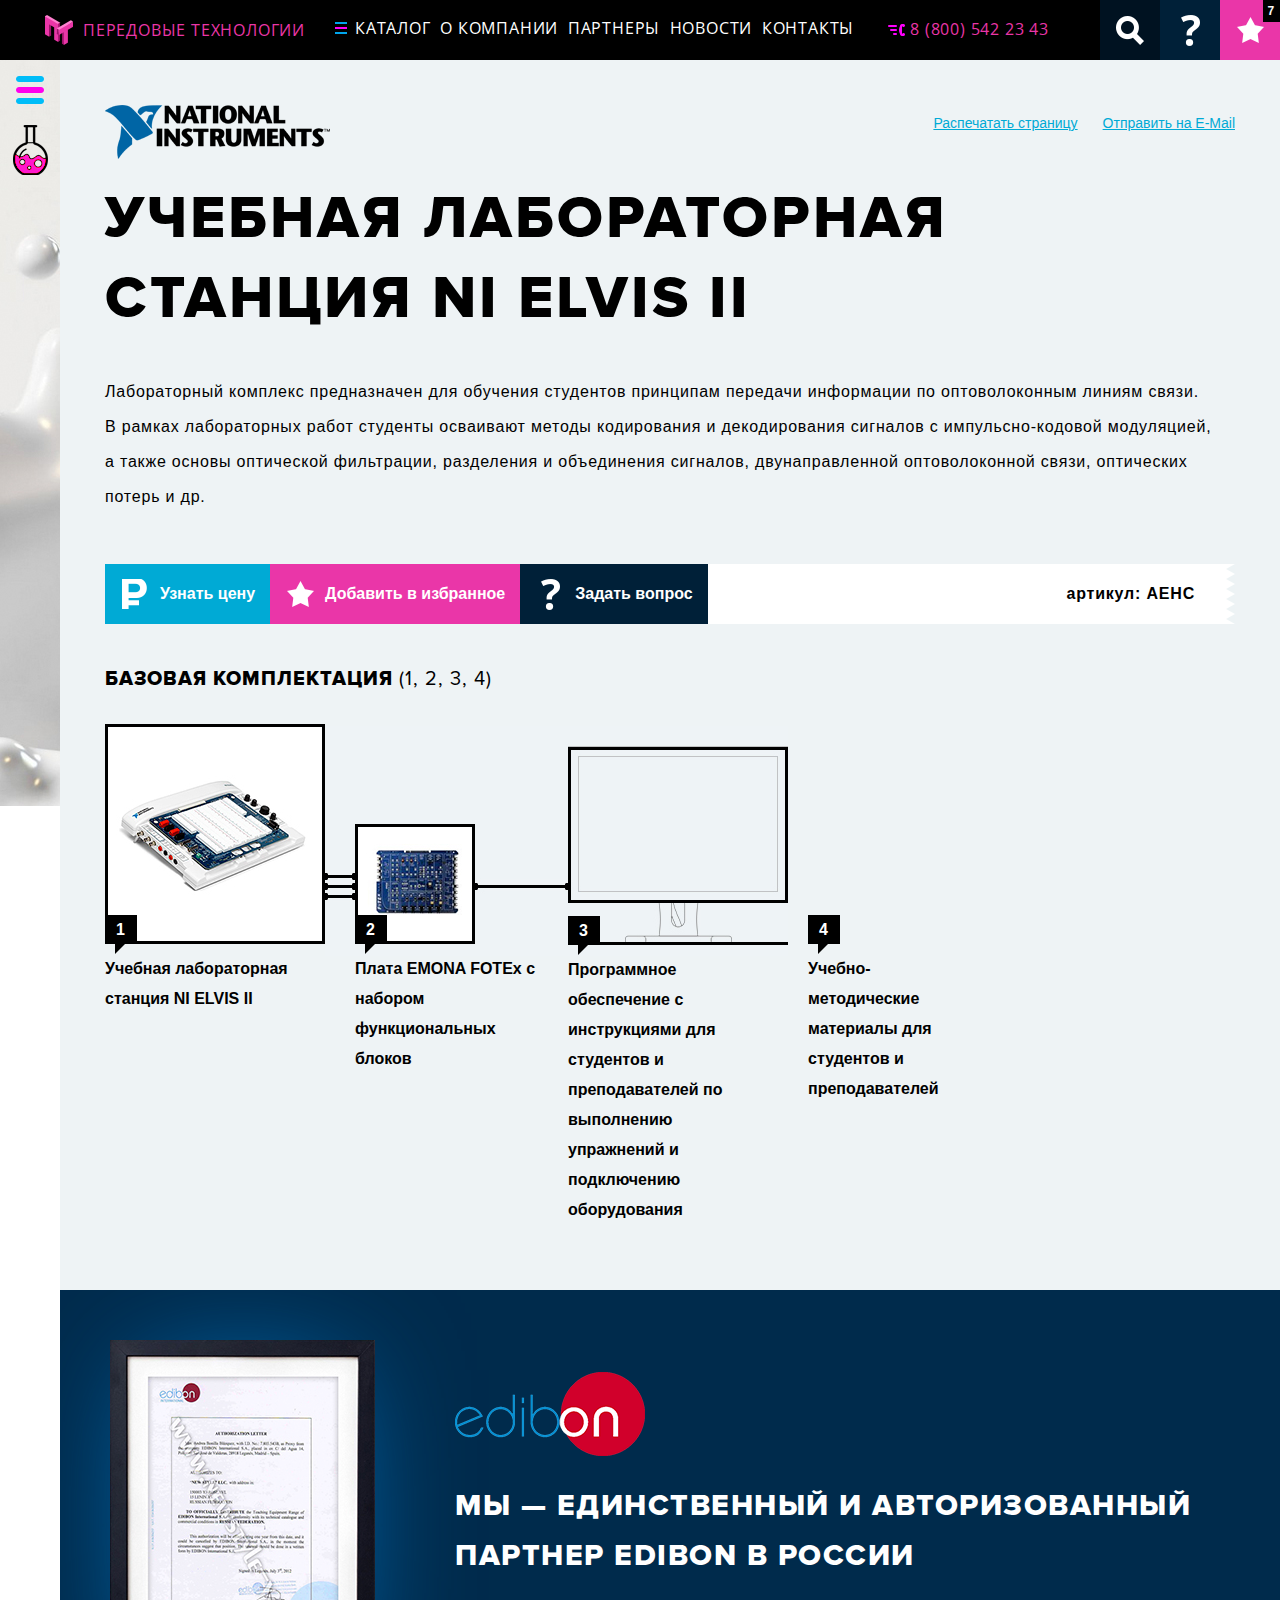
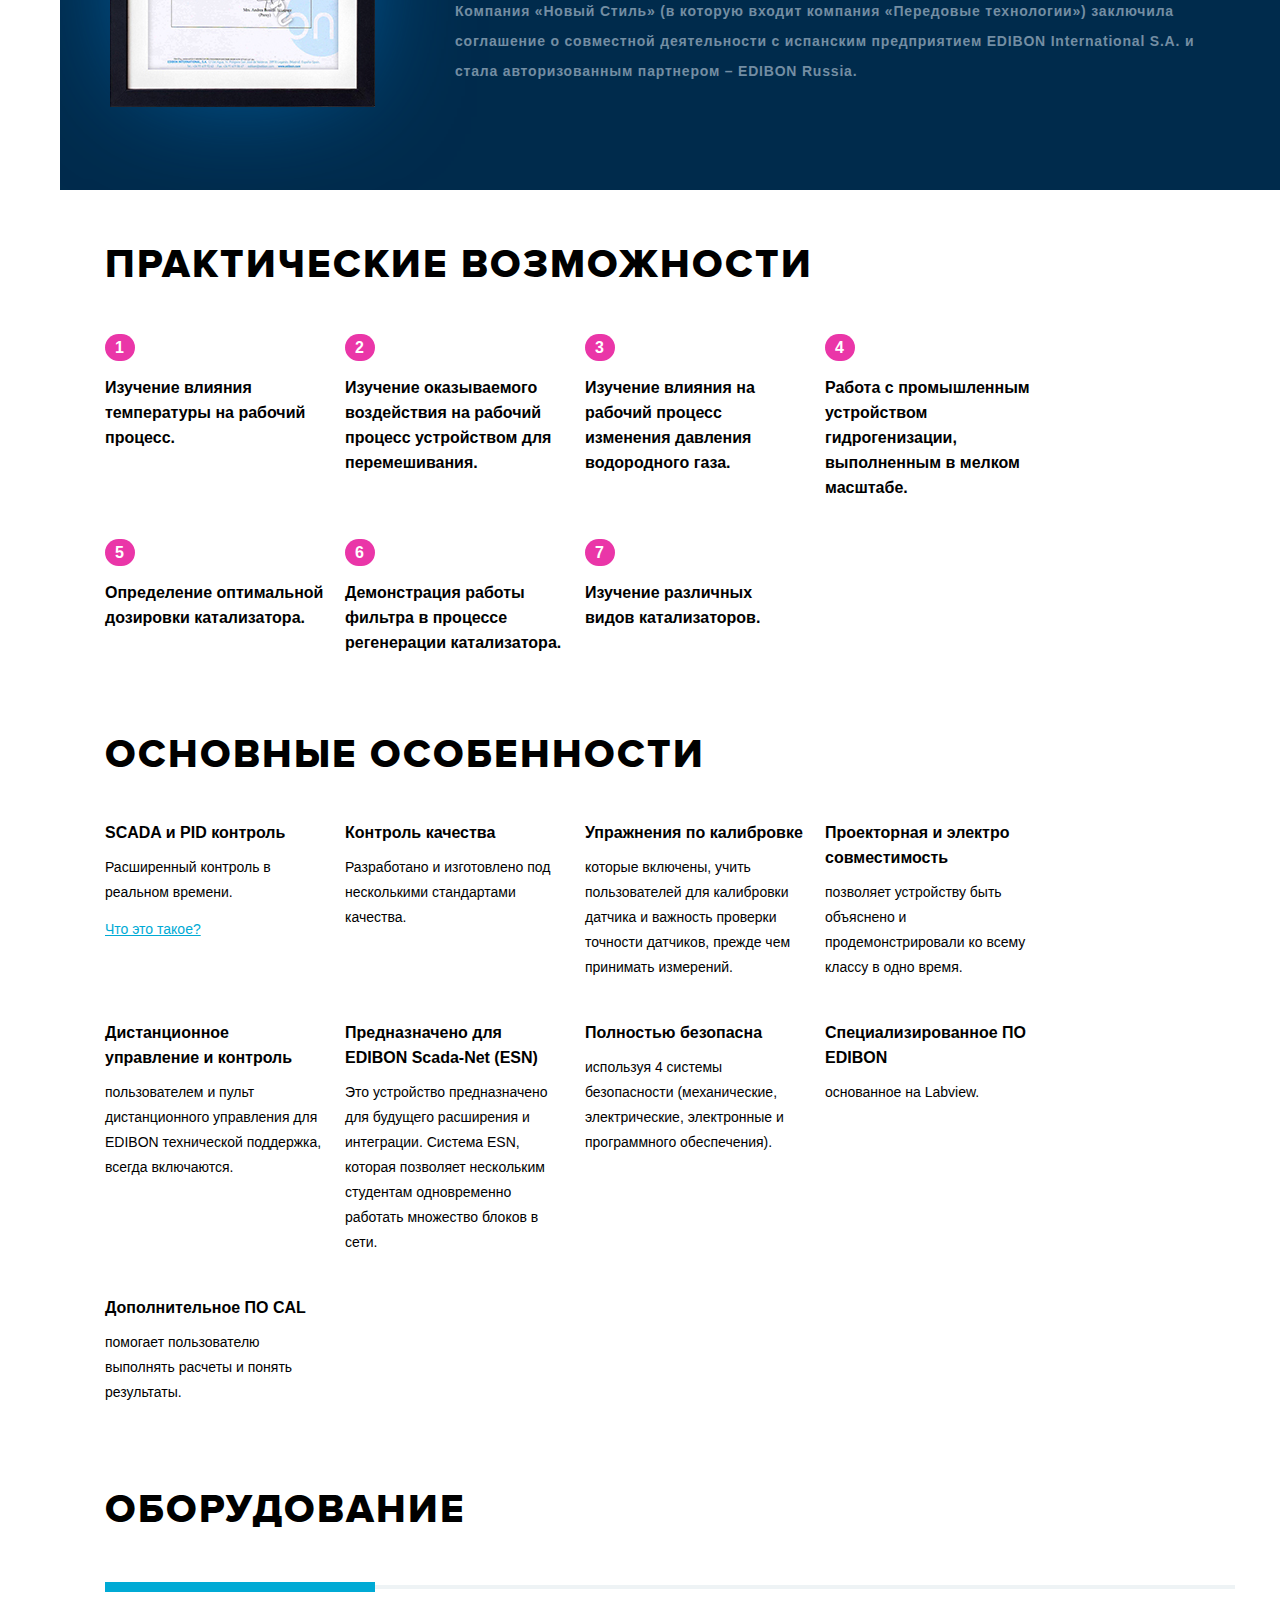
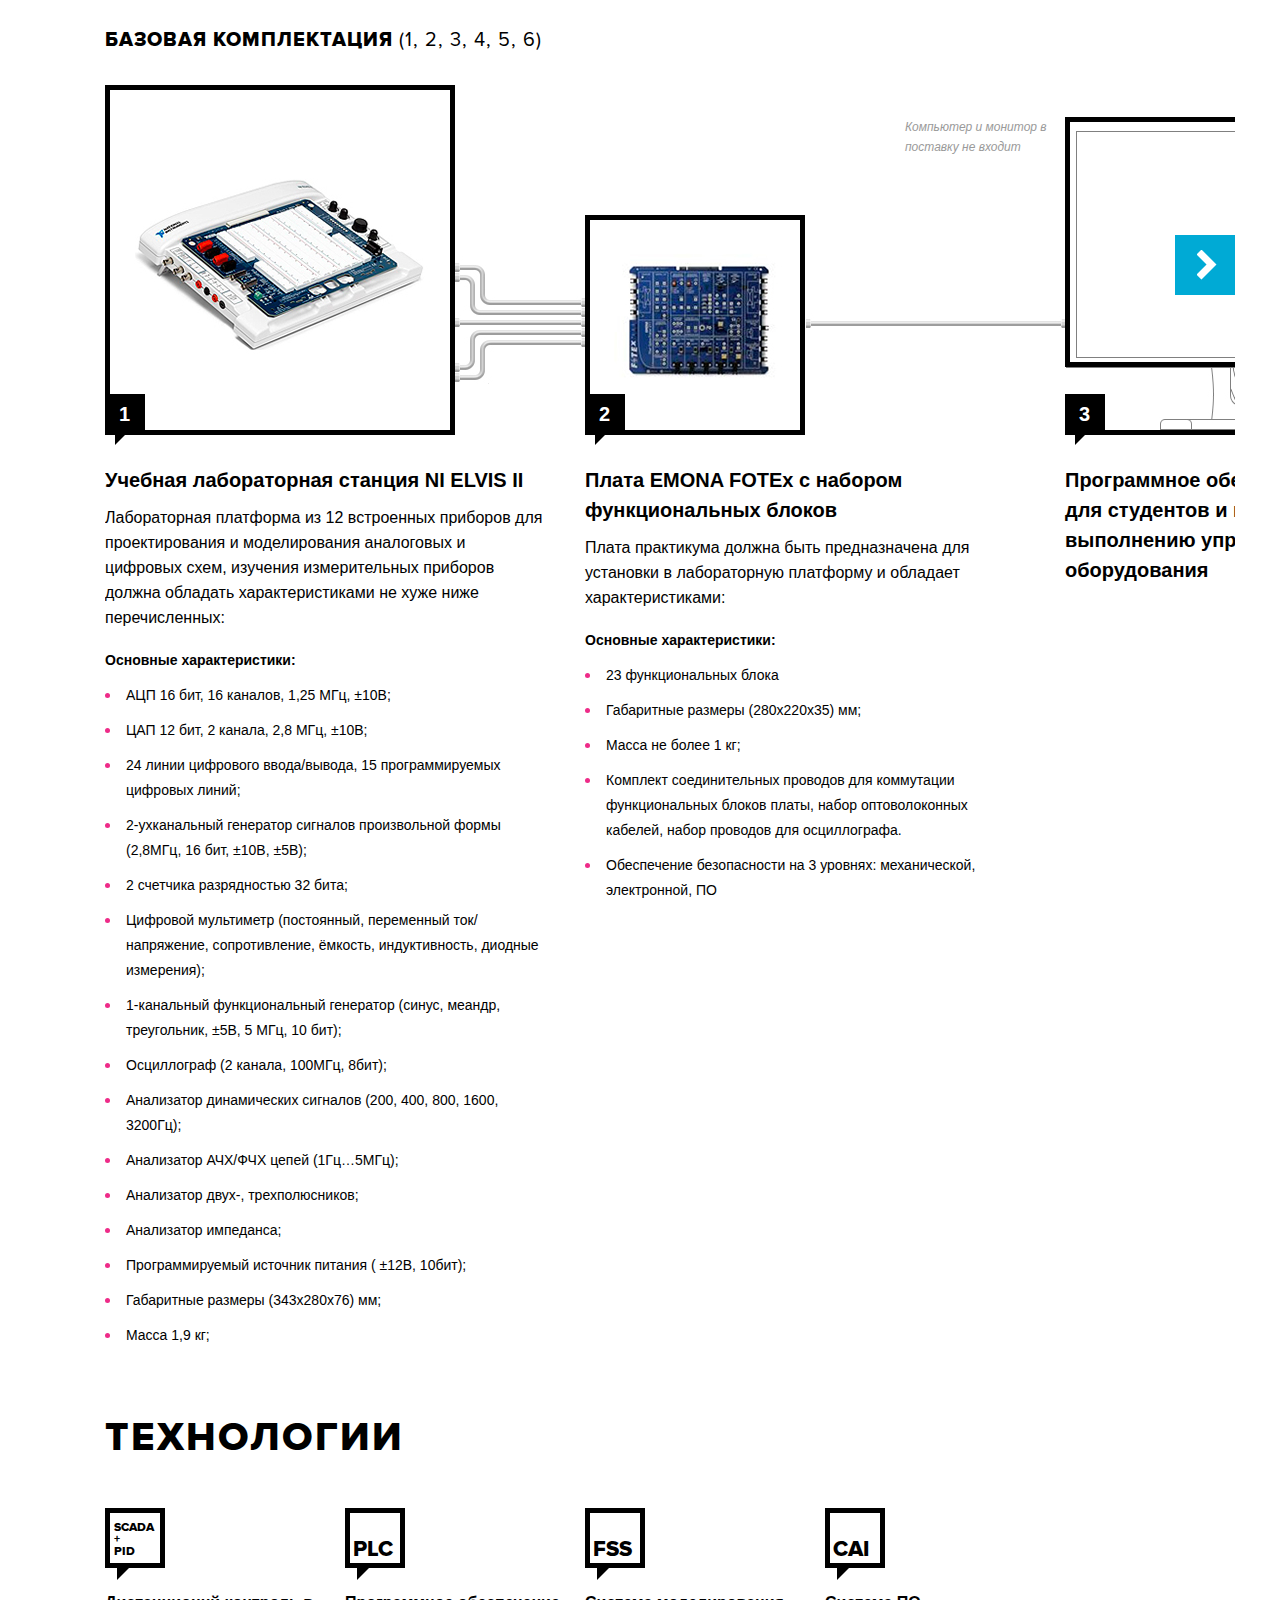
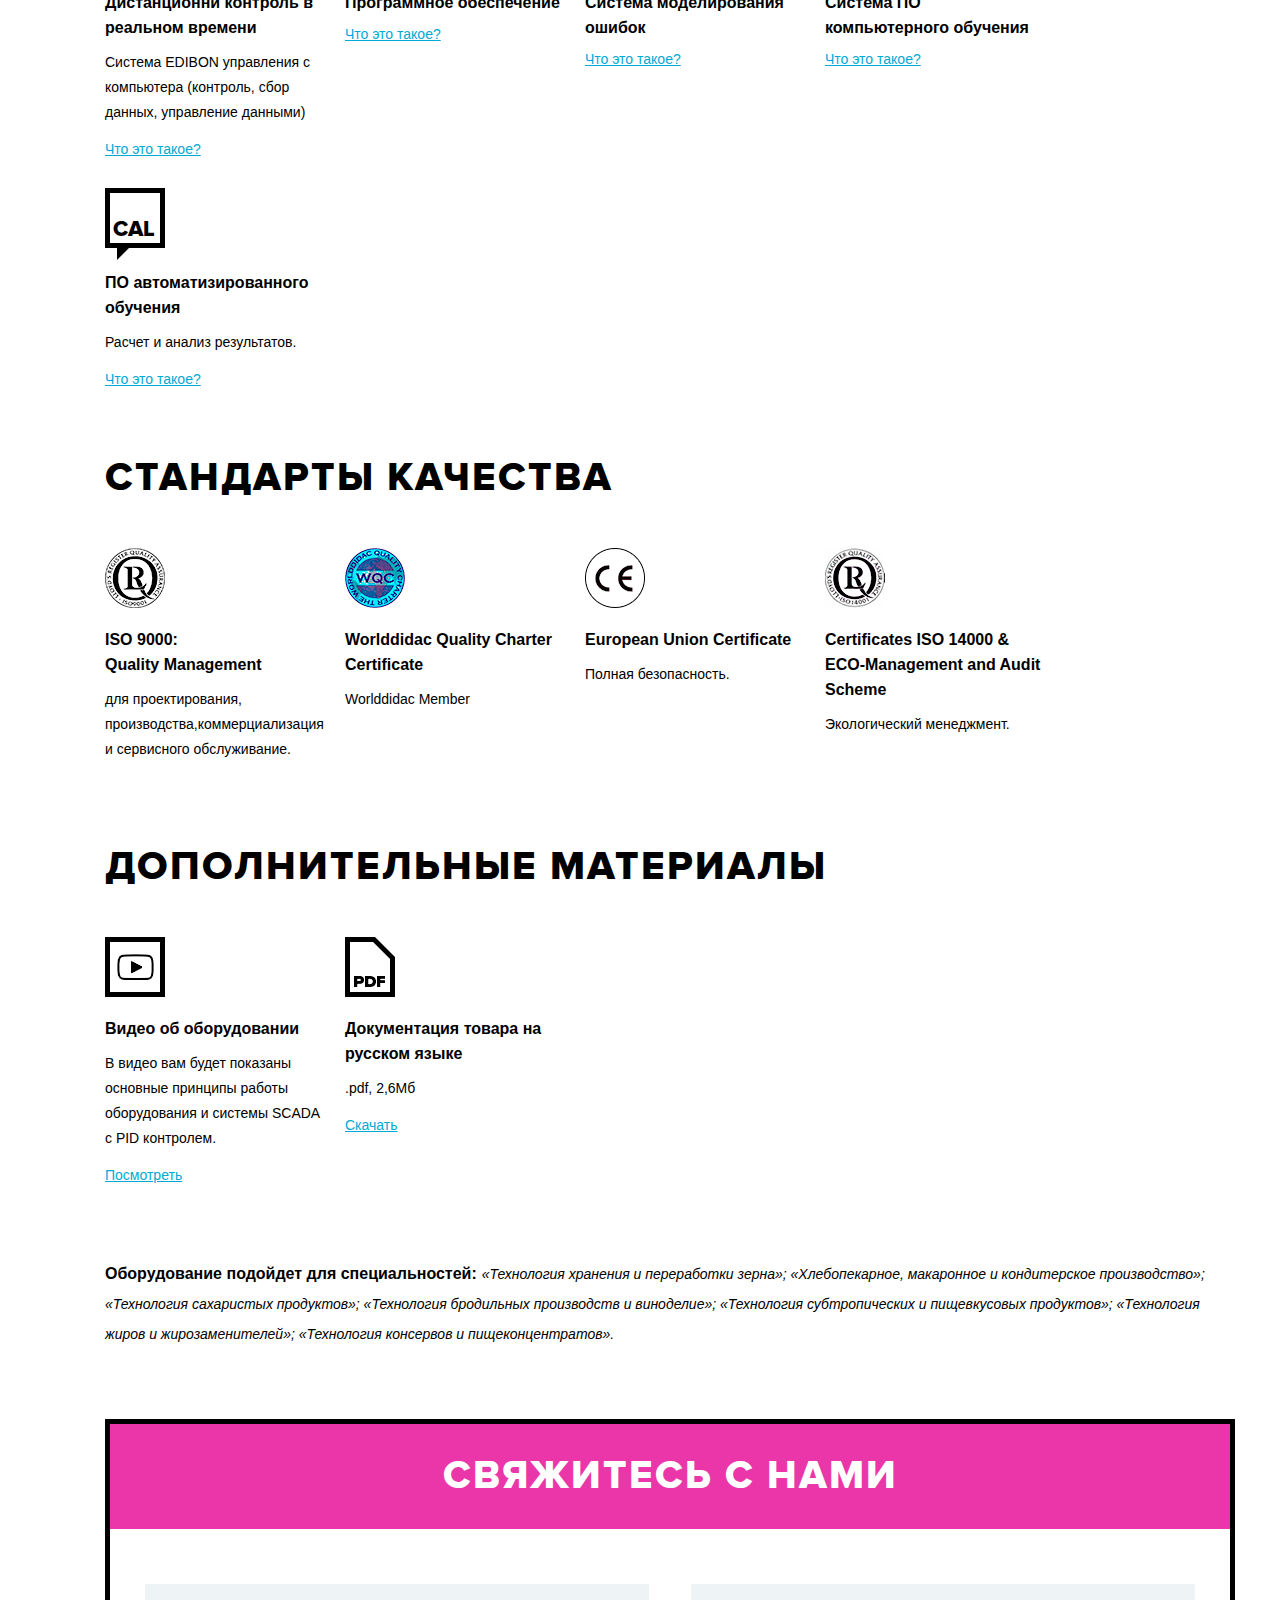
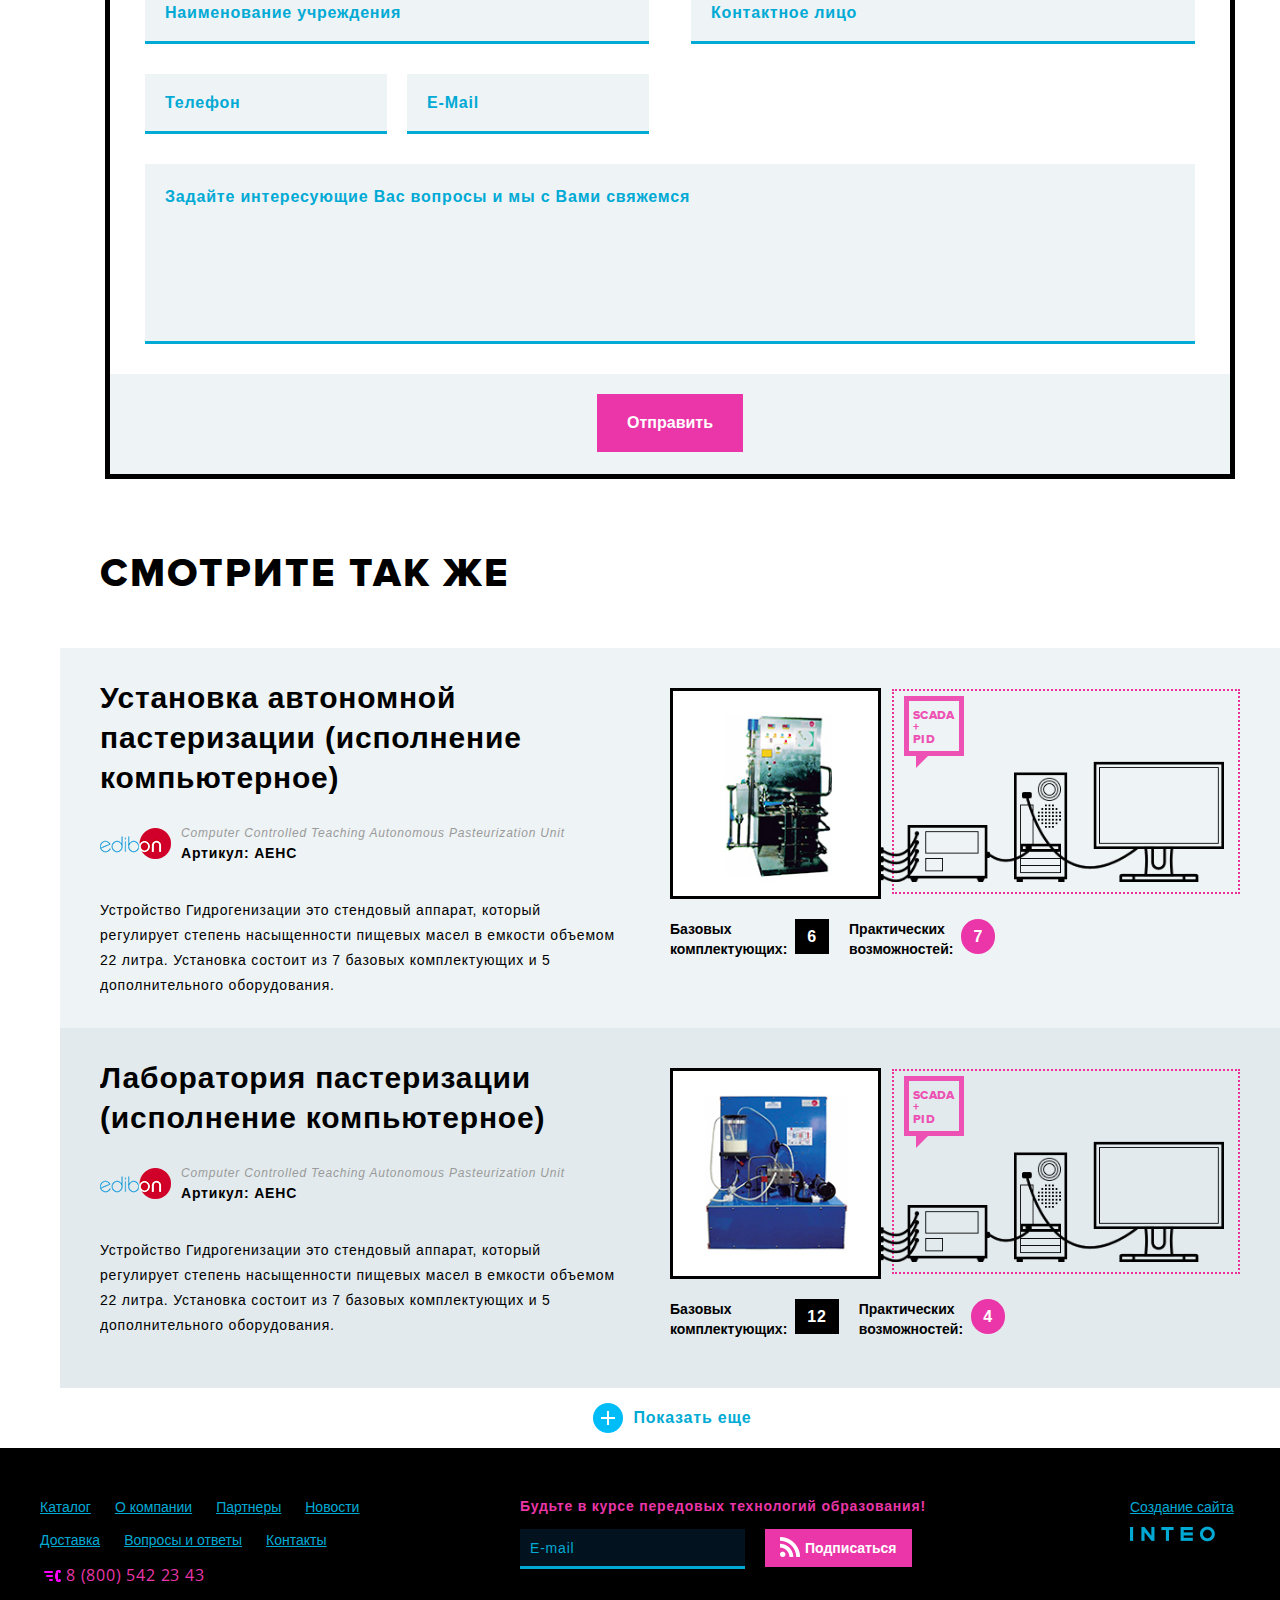
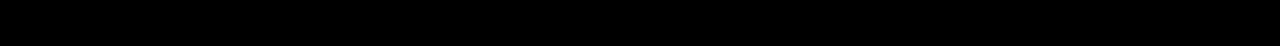
<file: index5.html>
<!doctype html>

<head>
  <meta charset="utf-8">
  <title>AdvTechno</title>
  <meta name="viewport" content="width=1010">
  <meta http-equiv="X-UA-Compatible" content="IE=edge,chrome=1">
  <meta name="description" content="">
  <meta name="keywords" content="">
  <link rel="stylesheet" href="/f/css/main.css">
  <!--[if lte IE 9]><link rel="stylesheet" href="f/css/ie.css"><![endif]-->
  <link rel="stylesheet" href="/f/fancybox/jquery.fancybox.css?v=2.1.5" media="screen">
  <link rel="shortcut icon" href="favicon.ico">
  <link rel="stylesheet" href="/f/css/jquery-ui.css">
  <link rel="stylesheet" href="/f/css/jquery.mCustomScrollbar.css">
  <script src="/f/js/jquery-1.10.2.min.js"></script>
  <link href='http://fonts.googleapis.com/css?family=Open+Sans+Condensed:300,300italic,700&subset=latin,cyrillic-ext,greek-ext,latin-ext,cyrillic' rel='stylesheet' type='text/css'>
   <link href="http://fonts.googleapis.com/css?family=PT+Sans:400,400italic,700|Open+Sans:400,800,600&subset=all" rel="stylesheet">
  <script src="/f/fancybox/jquery.fancybox.pack.js?v=2.1.5"></script>
  <script src="/f/js/jquery-ui-1.10.4.min.js"></script>
  <script src="/f/js/jquery.touchSwipe.min.js"></script>
  <script src="/f/js/jquery.transit.min.js"></script>
  <script src="/f/js/jquery.mCustomScrollbar.js"></script>
  <script src="/f/js/stickyfill.min.js"></script>
  <script src="/f/js/common.js"></script>
  <!--[if lt IE 9]><script src="https://oss.maxcdn.com/libs/respond.js/1.4.2/respond.min.js"></script><![endif]-->
  <script>
  $(document).ready(function(){
    $(".b-product-equip__scroll").mCustomScrollbar({
      axis: "x",
      scrollbarPosition: "inside",
      scrollInertia: 200,
      autoDraggerLength: false,
      scrollButtons:{ enable: true }
   });
   $(".1-popup-link").click(function() {
     $.fancybox.open({
       href: '#b-1-popup',
       padding: 0,
       minWidth: 980,
       minHeight: 430,
       maxWidth: 980,
       maxHeight: 430,
       scrolling: 'no',
       helpers: {
         overlay: {
           locked: true
         }
       },
     });
     return false;
   });
   $(".b-num-popup__scroll").mCustomScrollbar({
      axis: "y",
      scrollbarPosition: "inside",
      scrollInertia: 200,
      autoDraggerLength: false
   });
  });
  </script>
</head>

<body>
  <section class="b-main">
    <header class="b-header clearfix">
      <a href="/" class="b-header__logo">
        <img src="/f/i/logo-small.png" alt="" class="b-header__logo-img">
        <p class="b-header__logo-text">Передовые технологии</p>
      </a>
      <div class="b-header-btns">
        <div class="scroll-btn_fvr scroll-btn iconize-fvr">
          <span class="scroll-btn__text">Избранное</span>
          <span class="scroll-btn-qty">7</span>
        </div>
        <div class="scroll-btn_qst scroll-btn iconize-qst">
          <span class="scroll-btn__text">Задать вопрос</span>
        </div>
        <div class="scroll-btn_search scroll-btn iconize-search">
          <span class="scroll-btn__text">Поиск</span>
        </div>
      </div>
      <div class="b-header__phone iconize-phone">8 (800) 542 23 43</div>
      <div class="b-header__menu-wrap">
        <ul class="b-header__menu">
          <li class="b-header__menu-item"><a href="#" class="iconize-catalog">Каталог</a>
          </li>
          <li class="b-header__menu-item"><a href="#">О компании</a>
          </li>
          <li class="b-header__menu-item"><a href="#">Партнеры</a>
          </li>
          <li class="b-header__menu-item"><a href="#">Новости</a>
          </li>
          <li class="b-header__menu-item"><a href="#">Контакты</a>
          </li>
        </ul>
      </div>
    </header>
    <div class="b-content">
    <div class="b-spec b-spec_scroll">
        <div class="scroll-wrap">
          <div class="scroll">
            <div class="scroll__holder">
              <a href="#" class="b-spec__item df1">
                <img src="/f/i/spec-icons/1.png" alt="" class="b-spec__img">
                <p class="b-spec__text">Автоматизация и мехатроника</p>
              </a><a href="#" class="b-spec__item df3">
                <img src="/f/i/spec-icons/2.png" alt="" class="b-spec__img">
                <p class="b-spec__text">Автомобили и автомобильное хозяйство</p>
              </a><a href="#" class="b-spec__item df2">
                <img src="/f/i/spec-icons/3.png" alt="" class="b-spec__img">
                <p class="b-spec__text">Аэродинамика</p>
              </a><a href="#" class="b-spec__item df3">
                <img src="/f/i/spec-icons/4.png" alt="" class="b-spec__img">
                <p class="b-spec__text">Аэрокосмическая техника</p>
              </a><a href="#" class="b-spec__item df1">
                <img src="/f/i/spec-icons/5.png" alt="" class="b-spec__img">
                <p class="b-spec__text">Биология</p>
              </a><a href="#" class="b-spec__item df1">
                <img src="/f/i/spec-icons/9.png" alt="" class="b-spec__img">
                <p class="b-spec__text">Биотехнологии</p>
              </a><a href="#" class="b-spec__item df2">
                <img src="/f/i/spec-icons/6.png" alt="" class="b-spec__img">
                <p class="b-spec__text">Вычислительная и микропроцессорная техника</p>
              </a><a href="#" class="b-spec__item df1 df2">
                <img src="/f/i/spec-icons/7.png" alt="" class="b-spec__img">
                <p class="b-spec__text">Коммуникации</p>
              </a><a href="#" class="b-spec__item df1">
                <img src="/f/i/spec-icons/8.png" alt="" class="b-spec__img">
                <p class="b-spec__text">Медицина</p>
              </a><a href="#" class="b-spec__item df1">
                <img src="/f/i/spec-icons/10.png" alt="" class="b-spec__img">
                <p class="b-spec__text">Науки о Земле</p>
              </a><a href="#" class="b-spec__item df3">
                <img src="/f/i/spec-icons/11.png" alt="" class="b-spec__img">
                <p class="b-spec__text">Нефтегазовая промышленность</p>
              </a><a href="#" class="b-spec__item df1">
                <img src="/f/i/spec-icons/12.png" alt="" class="b-spec__img">
                <p class="b-spec__text">Пищевые и водные технологии</p>
              </a><a href="#" class="b-spec__item df2">
                <img src="/f/i/spec-icons/13.png" alt="" class="b-spec__img">
                <p class="b-spec__text">Прикладная оптика и фотоника</p>
              </a><a href="#" class="b-spec__item df1">
                <img src="/f/i/spec-icons/14.png" alt="" class="b-spec__img">
                <p class="b-spec__text">Прикладная механика</p>
              </a><a href="#" class="b-spec__item df1">
                <img src="/f/i/spec-icons/15.png" alt="" class="b-spec__img">
                <p class="b-spec__text">Пищевая химия</p>
              </a><a href="#" class="b-spec__item df1">
                <img src="/f/i/spec-icons/16.png" alt="" class="b-spec__img">
                <p class="b-spec__text">Радиотехника, телекоммуникации и сети ЭВМ</p>
              </a><a href="#" class="b-spec__item df1">
                <img src="/f/i/spec-icons/17.png" alt="" class="b-spec__img">
                <p class="b-spec__text">Робототехника</p>
              </a><a href="#" class="b-spec__item df3">
                <img src="/f/i/spec-icons/18.png" alt="" class="b-spec__img">
                <p class="b-spec__text">Сельское хозяйство</p>
              </a><a href="#" class="b-spec__item df1">
                <img src="/f/i/spec-icons/19.png" alt="" class="b-spec__img">
                <p class="b-spec__text">Строительство</p>
              </a><a href="#" class="b-spec__item">
                <img src="/f/i/spec-icons/20.png" alt="" class="b-spec__img">
                <p class="b-spec__text">Термодинамика и термотехника</p>
              </a><a href="#" class="b-spec__item df2">
                <img src="/f/i/spec-icons/21.png" alt="" class="b-spec__img">
                <p class="b-spec__text">Технология машиностроения и обработка материалов</p>
              </a><a href="#" class="b-spec__item b-spec__item_magenta">
                <img src="/f/i/qst-mark.png" alt="" class="b-spec__img">
                <p class="b-spec__text">Подобрать оборудование<span class="b-spec__text_small">Укажите бюджет и специализации, и мы сами предложим решение, подходящие именно для вас</span></p>
              </a><a href="#" class="b-spec__item df3">
                <img src="/f/i/spec-icons/22.png" alt="" class="b-spec__img">
                <p class="b-spec__text">Транспорт</p>
              </a><a href="#" class="b-spec__item df1 df3">
                <img src="/f/i/spec-icons/23.png" alt="" class="b-spec__img">
                <p class="b-spec__text">Управление процессом</p>
              </a><a href="#" class="b-spec__item df3">
                <img src="/f/i/spec-icons/24.png" alt="" class="b-spec__img">
                <p class="b-spec__text">Физика</p>
              </a><a href="#" class="b-spec__item df3">
                <img src="/f/i/spec-icons/25.png" alt="" class="b-spec__img">
                <p class="b-spec__text">Химия</p>
              </a><a href="#" class="b-spec__item df3">
                <img src="/f/i/spec-icons/26.png" alt="" class="b-spec__img">
                <p class="b-spec__text">Химические технологии</p>
              </a><a href="#" class="b-spec__item df2 df3">
                <img src="/f/i/spec-icons/27.png" alt="" class="b-spec__img">
                <p class="b-spec__text">Экология</p>
              </a><a href="#" class="b-spec__item df3">
                <img src="/f/i/spec-icons/28.png" alt="" class="b-spec__img">
                <p class="b-spec__text">Энергетика</p>
              </a><a href="#" class="b-spec__item df3">
                <img src="/f/i/spec-icons/29.png" alt="" class="b-spec__img">
                <p class="b-spec__text">Энергия</p>
              </a><a href="#" class="b-spec__item df3">
                <img src="/f/i/spec-icons/30.png" alt="" class="b-spec__img">
                <p class="b-spec__text">Электроника</p>
              </a><a href="#" class="b-spec__item df2">
                <img src="/f/i/spec-icons/31.png" alt="" class="b-spec__img">
                <p class="b-spec__text">Электричество</p>
              </a><a href="#" class="b-spec__item df3">
                <img src="/f/i/spec-icons/32.png" alt="" class="b-spec__img">
                <p class="b-spec__text">Гидромеханика</p>
              </a><a href="#" class="b-spec__item df3">
                <img src="/f/i/spec-icons/33.png" alt="" class="b-spec__img">
                <p class="b-spec__text">Материаловедение</p>
              </a><a href="#" class="b-spec__item df1">
                <img src="/f/i/spec-icons/34.png" alt="" class="b-spec__img">
                <p class="b-spec__text">Полиграфия</p>
              </a><a href="#" class="b-spec__item df2">
                <img src="/f/i/spec-icons/35.png" alt="" class="b-spec__img">
                <p class="b-spec__text">Окружающая среда</p>
              </a>
            </div>
          </div>
        </div>
      </div><div class="b-product b-section clearfix">
      <div class="b-scroll-banner b-scroll-banner_small">
        <div class="b-scroll-banner__btn b-scroll-banner__btn_open iconize-menu"></div>
        <div class="b-scroll-banner__btn b-scroll-banner__btn_close iconize-menu-close"></div>
        <div class="b-scroll-banner__btn iconize-flask"></div>
      </div>
      <div class="b-section__main">
      <div class="b-product__content b-wrapper">
      <img src="/f/i/fabric2.png" alt="" class="b-product__fabric-logo">
      <a href="#" class="b-product__send-to-email link">Отправить на E-Mail</a>
      <a href="#" class="b-product__print-page link">Распечатать страницу</a>
      <h1 class="b-product__tilte">учебная лабораторная станция NI ELVIS II</h1>  
      <p class="b-product__main-text">Лабораторный комплекс предназначен для обучения студентов принципам передачи информации по оптоволоконным линиям связи. В рамках лабораторных работ студенты осваивают методы кодирования и декодирования сигналов с импульсно-кодовой модуляцией, а также основы оптической фильтрации, разделения и объединения сигналов, двунаправленной оптоволоконной связи, оптических потерь и др.</p>
      <div class="b-control b-control_left  clearfix">
        <div class="scroll-btn_price scroll-btn scroll-btn_open iconize-price">
          <span class="scroll-btn__text">Узнать цену</span>
        </div>
        <div class="scroll-btn_fvr scroll-btn scroll-btn_open iconize-fvr">
          <span class="scroll-btn__text">Добавить в избранное</span>
        </div>
        <div class="scroll-btn_qst scroll-btn scroll-btn_open iconize-qst">
          <span class="scroll-btn__text">Задать вопрос</span>
        </div>
        <span class="b-control__artic">артикул: AEHC</span>
      </div>
      <section class="b-product__equip_elvis b-product-equip b-product__equip">
        <h2 class="b-product-equip__subtitle">Базовая комплектация <span>(1, 2, 3, 4)</span></h2>
        <div class="b-product-equip-item b-product-equip__item b-product-equip__item_small b-product-equip__item_first">
          <div class="b-product-equip-item__img 1-popup-link">
            <img src="/f/i/equip/19.jpg" alt="">
            <span class="b-product-equip-item__num">1</span>
          </div>
          <h3 class="b-product-equip-item__title">Учебная лабораторная станция NI ELVIS II</h3> 
        </div><div class="b-product-equip-item b-product-equip__item b-product-equip__item_small" style="margin-right: 0;">
          <div class="b-product-equip-item__img b-product-equip-item__img_small"><img src="/f/i/equip/20.jpg" alt=""><span class="b-product-equip-item__num">2</span></div>
          <h3 class="b-product-equip-item__title">Плата EMONA FOTEx с набором функциональных блоков</h3> 
        </div><div class="b-product-equip-item b-product-equip__item b-product-equip__item_small b-product-equip__item_soft">
          <div class="b-product-equip-item__img b-product-equip-item__img_med">
            <div class="b-product-equip-item__img-holder">
              <span class="b-product-equip-item__num">3</span>
            </div>
          </div>
          <h3 class="b-product-equip-item__title">Программное обеспечение с инструкциями для студентов и преподавателей по выполнению упражнений и подключению оборудования</h3> 
        </div><div class="b-product-equip-item b-product-equip__item b-product-equip__item_small b-product-equip__item_short  b-product-equip__item_last">
          <div class="b-product-equip-item__img b-product-equip-item__img_hide">
            <span class="b-product-equip-item__num">4</span>
          </div>
          <h3 class="b-product-equip-item__title">Учебно-методические материалы для студентов и преподавателей</h3> 
        </div>
      </section>
      </div>
      <section class="b-company-banner">
        <div class="b-company-banner__img">
          <img src="/f/i/certif.jpg" alt="">
        </div>
        <div class="b-company-banner__content">
          <img src="/f/i/fabric1-3.png" alt="" class="b-company-banner__logo">
          <h2 class="b-company-banner__title"> Мы — единственный и авторизованный партнер EDIBON в россии</h2>
          <p class="b-company-banner__text">Компания «Новый Стиль» (в которую входит компания «Передовые технологии») заключила соглашение о совместной деятельности с испанским предприятием EDIBON International S.A. и стала авторизованным партнером – EDIBON Russia.</p>
        </div>
      </section>
      <div class="b-product__content b-wrapper b-cut-top b-product__content_white">
      <section class="b-enum">
        <h2 class="b-enum__title">практические возможности</h2>
        <div class="b-enum__item">
          <div class="b-enum__preitem">
            <span class="b-enum__num">1</span>
          </div>
          <h3 class="b-enum__subtitle">Изучение влияния температуры на рабочий процесс.</h3>
        </div><div class="b-enum__item">
          <div class="b-enum__preitem">
            <span class="b-enum__num">2</span>
          </div>
          <h3 class="b-enum__subtitle">Изучение оказываемого воздействия на рабочий процесс устройством для перемешивания.</h3>
        </div><div class="b-enum__item">
          <div class="b-enum__preitem">
            <span class="b-enum__num">3</span>
          </div>
          <h3 class="b-enum__subtitle">Изучение влияния на рабочий процесс изменения давления водородного газа.</h3>
        </div><div class="b-enum__item">
          <div class="b-enum__preitem">
            <span class="b-enum__num">4</span>
          </div>
          <h3 class="b-enum__subtitle">Работа с промышленным устройством гидрогенизации, выполненным в мелком масштабе.</h3>
        </div><div class="b-enum__item">
          <div class="b-enum__preitem">
            <span class="b-enum__num">5</span>
          </div>
          <h3 class="b-enum__subtitle">Определение оптимальной дозировки катализатора.</h3>
        </div><div class="b-enum__item">
          <div class="b-enum__preitem">
            <span class="b-enum__num">6</span>
          </div>
          <h3 class="b-enum__subtitle">Демонстрация работы фильтра в процессе регенерации катализатора.</h3>
        </div><div class="b-enum__item">
          <div class="b-enum__preitem">
            <span class="b-enum__num">7</span>
          </div>
          <h3 class="b-enum__subtitle">Изучение различных видов катализаторов.</h3>
        </div>
      </section>
      <section class="b-enum">
        <h2 class="b-enum__title">Основные особенности</h2>
        <div class="b-enum__item">
          <h3 class="b-enum__subtitle">SCADA и PID контроль</h3>
          <p class="b-enum__text">Расширенный контроль в реальном времени.</p>
          <a href="#" class="link">Что это такое?</a>
        </div><div class="b-enum__item">
          <h3 class="b-enum__subtitle">Контроль качества</h3>
          <p class="b-enum__text">Разработано и изготовлено под несколькими стандартами качества.</p>
        </div><div class="b-enum__item">
          <h3 class="b-enum__subtitle">Упражнения по калибровке</h3>
          <p class="b-enum__text">которые включены, учить пользователей для калибровки датчика и важность проверки точности датчиков, прежде чем принимать  измерений.</p>
        </div><div class="b-enum__item">
          <h3 class="b-enum__subtitle">Проекторная и электро совместимость</h3>
          <p class="b-enum__text">позволяет устройству быть объяснено и продемонстрировали ко всему классу в одно время.</p>
        </div><div class="b-enum__item">
           <h3 class="b-enum__subtitle">Дистанционное управление и контроль</h3>
           <p class="b-enum__text">пользователем и пульт дистанционного управления для EDIBON технической поддержка, всегда включаются.</p>
        </div><div class="b-enum__item">
          <h3 class="b-enum__subtitle">Предназначено для EDIBON Scada-Net (ESN)</h3>
           <p class="b-enum__text">Это устройство предназначено для будущего расширения и интеграции. Система ESN, которая позволяет нескольким студентам одновременно работать множество блоков в сети.</p>
        </div><div class="b-enum__item">
          <h3 class="b-enum__subtitle">Полностью безопасна</h3>
          <p class="b-enum__text">используя 4 системы безопасности (механические, электрические, электронные и программного обеспечения).</p>
        </div><div class="b-enum__item">
           <h3 class="b-enum__subtitle">Специализированное ПО EDIBON</h3>
          <p class="b-enum__text">основанное на Labview.</p>
        </div><div class="b-enum__item">
           <h3 class="b-enum__subtitle">Дополнительное ПО CAL</h3>
           <p class="b-enum__text">помогает пользователю выполнять расчеты и понять результаты.</p>
        </div>
      </section>
      <section class="b-product__equip b-product-equip">
        <h2 class="b-product-equip__title">оборудование</h2>
        <div class="b-product-equip__scroll-wrap">
        <div class="b-product-equip__scroll b-product-equip-scroll">
          <div class="b-product-equip-scroll__holder b-product-equip-scroll__holder_elvis">
            <div class="b-product-equip__base-complect">
              <h3 class="b-product-equip-scroll__title">Базовая комплектация <span>(1, 2, 3, 4, 5, 6)</span></h3>
              <div class="b-product-equip__item b-product-equip-item b-product-equip__item_first">
                <div class="b-product-equip-item__img">
                  <span class="b-product-equip-item__num">1</span>
                  <img src="/f/i/equip/21.jpg" alt="">
                </div>
                <h4 class="b-product-equip-item__title">Учебная лабораторная станция NI ELVIS II</h4> 
                <p class="b-product-equip-item__text">Лабораторная платформа из 12 встроенных приборов для проектирования и моделирования аналоговых и цифровых схем, изучения измерительных приборов должна обладать характеристиками не хуже ниже перечисленных:</p>
                <span class="b-product-equip-item__subtitle">Основные характеристики:</span>
                <ul class="b-product-equip__abil b-product-equip__abil_untop b-product-equip-abil">
                  <li class="b-product-equip-abil__item b-product-equip-abil-item">
                    <p class="b-product-equip-abil-item__text">АЦП 16 бит, 16 каналов, 1,25 МГц, ±10В;</p>
                  </li>
                  <li class="b-product-equip-abil__item b-product-equip-abil-item">
                    <p class="b-product-equip-abil-item__text">ЦАП 12 бит, 2 канала, 2,8 МГц, ±10В;</p>
                  </li>
                  <li class="b-product-equip-abil__item b-product-equip-abil-item">
                    <p class="b-product-equip-abil-item__text">24 линии цифрового ввода/вывода, 15 программируемых цифровых линий;</p>
                  </li>
                  <li class="b-product-equip-abil__item b-product-equip-abil-item">
                    <p class="b-product-equip-abil-item__text">2-ухканальный генератор сигналов произвольной формы (2,8МГц, 16 бит, ±10В, ±5В);</p>
                  </li>
                  <li class="b-product-equip-abil__item b-product-equip-abil-item">
                    <p class="b-product-equip-abil-item__text">2 счетчика разрядностью 32 бита;</p>
                  </li>
                  <li class="b-product-equip-abil__item b-product-equip-abil-item">
                    <p class="b-product-equip-abil-item__text">Цифровой мультиметр (постоянный, переменный ток/напряжение, сопротивление, ёмкость, индуктивность, диодные измерения);</p>
                  </li>
                  <li class="b-product-equip-abil__item b-product-equip-abil-item">
                    <p class="b-product-equip-abil-item__text">1-канальный функциональный генератор (синус, меандр, треугольник, ±5В, 5 МГц, 10 бит);</p>
                  </li>
                  <li class="b-product-equip-abil__item b-product-equip-abil-item">
                    <p class="b-product-equip-abil-item__text">Осциллограф (2 канала, 100МГц, 8бит);</p>
                  </li>
                  <li class="b-product-equip-abil__item b-product-equip-abil-item">
                    <p class="b-product-equip-abil-item__text">Анализатор динамических сигналов (200, 400, 800, 1600, 3200Гц);</p>
                  </li>
                  <li class="b-product-equip-abil__item b-product-equip-abil-item">
                    <p class="b-product-equip-abil-item__text">Анализатор АЧХ/ФЧХ цепей (1Гц…5МГц);</p>
                  </li>
                  <li class="b-product-equip-abil__item b-product-equip-abil-item">
                    <p class="b-product-equip-abil-item__text">Анализатор двух-, трехполюсников;</p>
                  </li>
                  <li class="b-product-equip-abil__item b-product-equip-abil-item">
                    <p class="b-product-equip-abil-item__text">Анализатор импеданса;</p>
                  </li>
                  <li class="b-product-equip-abil__item b-product-equip-abil-item">
                    <p class="b-product-equip-abil-item__text">Программируемый источник питания ( ±12В, 10бит);</p>
                  </li>
                  <li class="b-product-equip-abil__item b-product-equip-abil-item">
                    <p class="b-product-equip-abil-item__text">Габаритные размеры (343x280x76) мм;</p>
                  </li>
                  <li class="b-product-equip-abil__item b-product-equip-abil-item">
                    <p class="b-product-equip-abil-item__text">Масса 1,9 кг;</p>
                  </li>
                </ul>
              </div><div class="b-product-equip__item b-product-equip-item">
                <div class="b-product-equip-item__img b-product-equip-item__img_small">
                  <span class="b-product-equip-item__num">2</span>
                  <img src="/f/i/equip/22.jpg" alt="">
                </div>
                <h4 class="b-product-equip-item__title">Плата EMONA FOTEx с набором функциональных блоков</h4>
                <p class="b-product-equip-item__text">Плата практикума должна быть предназначена для установки в лабораторную платформу и обладает характеристиками:</p>
                <span class="b-product-equip-item__subtitle">Основные характеристики:</span>
                <ul class="b-product-equip__abil b-product-equip-abil b-product-equip__abil_untop">
                  <li class="b-product-equip-abil__item b-product-equip-abil-item">
                    <p class="b-product-equip-abil-item__text">23 функциональных блока</p>
                  </li>
                  <li class="b-product-equip-abil__item b-product-equip-abil-item">
                    <p class="b-product-equip-abil-item__text">Габаритные размеры (280x220x35) мм;</p>
                  </li>
                  <li class="b-product-equip-abil__item b-product-equip-abil-item">
                    <p class="b-product-equip-abil-item__text">Масса не более 1 кг;</p>
                  </li>
                  <li class="b-product-equip-abil__item b-product-equip-abil-item">
                    <p class="b-product-equip-abil-item__text">Комплект соединительных проводов для коммутации функциональных блоков платы, набор оптоволоконных кабелей, набор проводов для осциллографа.</p>
                  </li>
                  <li class="b-product-equip-abil__item b-product-equip-abil-item">
                    <p class="b-product-equip-abil-item__text">Обеспечение безопасности на 3 уровнях: механической, электронной, ПО</p>
                  </li>
                </ul>
              </div><div class="b-product-equip__item b-product-equip-item">
                <div class="b-product-equip-item__img b-product-equip-item__img_med">
                  <div class="b-product-equip-item__img-holder">
                    <span class="b-product-equip-item__num ">3</span>
                  </div>
                </div>
                <h4 class="b-product-equip-item__title">Программное обеспечение с инструкциями для студентов и преподавателей по выполнению упражнений и подключению оборудования</h4>
                <div class="b-product-equip-item__hint">Компьютер и монитор в поставку не входит</div>
                <div class="b-product-equip__item b-product-equip__item_meth-sup2 b-product-equip-item">
                  <span class="b-product-equip-item__num ">4</span>
                  <h4 class="b-product-equip-item__title">Учебно-методические материалы для студентов и преподавателей</h4>
                </div>
              </div>
          </div>
          </div>
          <div class="b-product-equip__mask"></div>
        </div>
      </section>
      <section class="b-enum">
        <h2 class="b-enum__title">технологии</h2>
        <div class="b-enum__item">
          <div class="b-enum__preitem b-enum__link b-techno-ico b-ico-arrowed b-ico-arrowed_black b-techno-ico_black b-techno-ico_sc-pid b-techno-ico_small"><p>scada <br>+<br> pid</p></div>
          <h3 class="b-enum__subtitle">Дистанционнй контроль в реальном времени</h3>
          <p class="b-enum__text">Система EDIBON управления с компьютера (контроль, сбор данных, управление данными)</p>
          <a href="#" class="link b-enum__link">Что это такое?</a>
        </div><div class="b-enum__item">
          <div class="b-enum__preitem b-enum__link b-techno-ico b-ico-arrowed b-ico-arrowed_black b-techno-ico_black"><p>plc</p></div>
          <h3 class="b-enum__subtitle">Программное обеспечение</h3>
          <a href="#" class="link b-enum__link">Что это такое?</a>
        </div><div class="b-enum__item">
          <div class="b-enum__preitem b-enum__link b-techno-ico b-ico-arrowed b-ico-arrowed_black b-techno-ico_black"><p>fss</p></div>
          <h3 class="b-enum__subtitle">Система моделирования ошибок</h3>
          <a href="#" class="link b-enum__link">Что это такое?</a>
        </div><div class="b-enum__item">
          <div class="b-enum__preitem b-enum__link b-techno-ico b-ico-arrowed b-ico-arrowed_black b-techno-ico_black"><p>cai</p></div>
          <h3 class="b-enum__subtitle">Система ПО компьютерного обучения</h3>
          <a href="#" class="link b-enum__link">Что это такое?</a>
        </div><div class="b-enum__item">
          <div class="b-enum__preitem b-enum__link b-techno-ico b-ico-arrowed b-ico-arrowed_black b-techno-ico_black"><p>cal</p></div>
          <h3 class="b-enum__subtitle">ПО автоматизированного обучения</h3>
          <p class="b-enum__text">Расчет и анализ результатов.</p>
          <a href="#" class="link b-enum__link">Что это такое?</a>
        </div>
      </section>
      <section class="b-enum">
        <h2 class="b-enum__title">Стандарты качества</h2>
        <div class="b-enum__item">
          <div class="b-enum__preitem">
            <div class="iconize-standard iconize-standard_1"></div>
          </div>
          <h3 class="b-enum__subtitle">ISO 9000:<br> Quality Management</h3>
          <p class="b-enum__text">для проектирования, производства,коммерциализация и сервисного обслуживание.</p>
        </div><div class="b-enum__item">
          <div class="b-enum__preitem">
            <div class="iconize-standard iconize-standard_2"></div>
          </div>
          <h3 class="b-enum__subtitle">Worlddidac Quality Charter Certificate</h3>
          <p class="b-enum__text">Worlddidac Member</p>
        </div><div class="b-enum__item">
          <div class="b-enum__preitem">
            <div class="iconize-standard iconize-standard_3"></div>
          </div>
          <h3 class="b-enum__subtitle">European Union Certificate</h3>
          <p class="b-enum__text">Полная безопасность.</p>
        </div><div class="b-enum__item">
          <div class="b-enum__preitem">
            <div class="iconize-standard iconize-standard_4"></div>
          </div>
          <h3 class="b-enum__subtitle">Certificates ISO 14000 & ECO-Management and Audit Scheme</h3>
          <p class="b-enum__text">Экологический менеджмент.</p>
        </div>
      </section>
      <div class="b-enum">
        <h2 class="b-enum__title">Дополнительные материалы</h2>
        <div class="b-enum__item">
          <div class="b-enum__preitem b-enum__link iconize-video"></div>
          <h3 class="b-enum__subtitle">Видео об оборудовании</h3>
          <p class="b-enum__text">В видео вам будет показаны основные принципы работы оборудования и системы SCADA с PID контролем.</p>
          <a href="#" class="link b-enum__link">Посмотреть</a>
        </div><div class="b-enum__item">
          <div class="b-enum__preitem b-enum__link iconize-file iconize-file_pdf"></div>
          <h3 class="b-enum__subtitle">Документация товара на русском языке</h3>
          <p class="b-enum__text">.pdf, 2,6Мб</p>
          <a href="#" class="link b-enum__link">Скачать</a>
        </div>
      </div>
      <p class="b-for-spec b-for-spec_pad-top"><span>Оборудование подойдет для специальностей:</span>«Технология хранения и переработки зерна»; «Хлебопекарное, макаронное и кондитерское производство»; «Технология сахаристых продуктов»; «Технология бродильных производств и виноделие»; «Технология субтропических и пищевкусовых продуктов»; «Технология жиров и жирозаменителей»; «Технология консервов и пищеконцентратов».</p>
      <form class="b-form b-form_contact-us">
        <div class="b-form__head b-form-head">
          <div class="b-form-head__text">Свяжитесь с нами</div>
        </div>
        <div class="b-form__wrap">
          <div class="b-form__half">
            <input class="input input-placeholder" id="contact-us__name-input" type="text" value="" placeholder="Наименование учреждения"/>
          </div><div class="b-form__half  b-form__half_right">
            <input class="input input-placeholder" id="contact-us__contact-input" type="text" value="" placeholder="Контактное лицо"/>
          </div>
          <div class="b-form__half">
            <div class="b-form__half">
              <input class="input input-placeholder" id="contact-us__phone-input" type="tel" value="" placeholder="Телефон"/>
            </div><div class="b-form__half b-form__half_right">
            <input class="input input-placeholder" id="contact-us__email-input" type="email" value="" placeholder="E-Mail"/>
            </div>
          </div>
          <textarea class="input input-area input-area_contact-us input-placeholder" id="contact-us__text-input" placeholder="Задайте интересующие Вас вопросы и мы с Вами свяжемся"></textarea>
        </div>
        <div class="b-form__submit-wrap">
         <input type="submit" id="contact-us__submit" class="b-form__submit magenta-btn" value="Отправить">
        </div>
      </form>
    </div>
    <div class="b-equip" style="margin-top: 40px;">
        <h2 class="b-equip__title">смотрите так же</h2>
        <div class="b-equip__item">
          <div class="b-equip__item-right">
            <img src="/f/i/equip/1.jpg" alt="" class="b-equip__item-img"><div class="b-equip__item-scheme-wrap">
              <img src="/f/i/base-complect.png" alt="" class="b-equip__item-scheme">
              <div class="b-techno-ico b-ico-arrowed b-techno-ico_sc-pid b-techno-ico_small b-techno-ico_equip"><p>scada <br>+<br> pid</p></div>
            </div>
            <div class="b-equip__item-detail-wrap">
              <div class="b-equip__item-detail">
                <p class="b-equip__item-detail-text">Базовых
                  <br>комплектующих:</p>
                <span class="b-equip__item-detail-value">6</span>
              </div><div class="b-equip__item-detail">
                <p class="b-equip__item-detail-text">Практических
                  <br>возможностей:</p>
                <span class="b-equip__item-detail-value b-equip__item-detail-value_rounded">7</span>
              </div>
            </div>
          </div>
          <div class="b-equip__item-left">
            <h3 class="b-equip__item-title">Установка автономной пастеризации (исполнение компьютерное)</h3>
            <img src="/f/i/fabric1.png" alt="" class="b-equip__item-fabric-icon">
            <div class="b-equip__item-fabric-cont">
              <p class="b-equip__item-italic-text">Computer Controlled Teaching Autonomous Pasteurization Unit</p>
              <span class="b-equip__item-artic">Артикул: AEHC</span>
            </div>
            <p class="b-equip__item-text">Устройство Гидрогенизации это стендовый аппарат, который регулирует степень насыщенности пищевых масел в емкости объемом 22 литра. Установка состоит из 7 базовых комплектующих и 5 дополнительного оборудования.</p>
            <div class="b-control_left b-equip-control b-control clearfix">
              <div class="scroll-btn_price scroll-btn iconize-price">
                <span class="scroll-btn__text">Узнать цену</span>
              </div>
              <div class="scroll-btn_fvr scroll-btn iconize-fvr">
                <span class="scroll-btn__text">Добавить в избранное</span>
              </div>
              <div class="scroll-btn_qst scroll-btn iconize-qst">
                <span class="scroll-btn__text">Задать вопрос</span>
              </div>
            </div>
          </div>
        </div>
        <div class="b-equip__item b-equip__item_dark">
          <div class="b-equip__item-right">
            <img src="/f/i/equip/2.jpg" alt="" class="b-equip__item-img"><div class="b-equip__item-scheme-wrap">
              <img src="/f/i/base-complect.png" alt="" class="b-equip__item-scheme">
              <div class="b-techno-ico b-ico-arrowed b-techno-ico_sc-pid b-techno-ico_small b-techno-ico_equip"><p>scada <br>+<br> pid</p></div>
            </div>
            <div class="b-equip__item-detail-wrap">
              <div class="b-equip__item-detail">
                <p class="b-equip__item-detail-text">Базовых
                  <br>комплектующих:</p>
                <span class="b-equip__item-detail-value">12</span>
              </div><div class="b-equip__item-detail">
                <p class="b-equip__item-detail-text">Практических
                  <br>возможностей:</p>
                <span class="b-equip__item-detail-value b-equip__item-detail-value_rounded">4</span>
              </div>
            </div>
          </div>
          <div class="b-equip__item-left">
            <h3 class="b-equip__item-title">Лаборатория пастеризации (исполнение компьютерное)</h3>
            <img src="/f/i/fabric1.png" alt="" class="b-equip__item-fabric-icon">
            <div class="b-equip__item-fabric-cont">
              <p class="b-equip__item-italic-text">Computer Controlled Teaching Autonomous Pasteurization Unit</p>
              <span class="b-equip__item-artic">Артикул: AEHC</span>
            </div>
            <p class="b-equip__item-text">Устройство Гидрогенизации это стендовый аппарат, который регулирует степень насыщенности пищевых масел в емкости объемом 22 литра. Установка состоит из 7 базовых комплектующих и 5 дополнительного оборудования.</p>
            <div class="b-control_left b-equip-control b-control clearfix">
              <div class="scroll-btn_price scroll-btn iconize-price">
                <span class="scroll-btn__text">Узнать цену</span>
              </div>
              <div class="scroll-btn_fvr scroll-btn iconize-fvr">
                <span class="scroll-btn__text">Добавить в избранное</span>
              </div>
              <div class="scroll-btn_qst scroll-btn iconize-qst">
                <span class="scroll-btn__text">Задать вопрос</span>
              </div>
            </div>
          </div>
        </div>
        <div class="b-show-more">
          <span class="b-show-more__btn iconize-plus">Показать еще</span>
        </div>
      </div>
    </div>
    </div>
    </div>
    <footer class="b-footer clearfix">
      <ul class="b-footer-menu">
        <li class="b-footer-menu__item"><a href="#" class="link">Каталог</a>
        </li><li class="b-footer-menu__item"><a href="#" class="link">О компании</a>
        </li><li class="b-footer-menu__item"><a href="#" class="link">Партнеры</a>
        </li><li class="b-footer-menu__item"><a href="#" class="link">Новости</a>
        </li><li class="b-footer-menu__item"><a class="b-list-popup-link link" href="#b-list-popup">Доставка</a>
        </li><li class="b-footer-menu__item"><a class="b-question-popup-link link" href="#b-question-popup">Вопросы и ответы</a>
        </li><li class="b-footer-menu__item"><a class="b-question-ok-popup-link link" href="#b-question-ok-popup">Контакты</a>
        </li><li class="b-footer-menu__item b-footer-menu__item_phone"><span class="iconize-phone">8 (800) 542 23 43</span></li>
      </ul>
      <a href="#" class="b-footer-made-by">
        <span class="b-footer-made-by__text">Создание сайта</span>
        <span class="b-footer-made-by__img"></span>
      </a>
      <div class="b-footer-form-wrap">
        <form action="" class="b-footer-form">
          <p class="b-footer-form__title">Будьте в курсе передовых технологий образования!</p>
          <input class="b-footer-form__text input input_small input-placeholder" id="subscribe-input" type="email" value="" placeholder="E-mail"/><button id="b-footer-form__submit" class="b-footer-form__submit magenta-btn"><span class="iconize-subscribe"></span>Подписаться</button>
        </form>
      </div>
    </footer>
  </section>
  <div class="b-popups">
    <div class="b-num-popup b-popup" id="b-1-popup">
      <span class="popup__close iconize-close iconize-close_black-magenta " onclick="fancy_close();"></span>
      <div class="b-num-popup__scroll">
        <div class="b-num-popup__scroll-holder">
          <div class="b-product-equip__item b-product-equip-item">
            <div class="b-product-equip-item__img b-product-equip-item__img_popup">
              <img src="/f/i/equip/10.jpg" alt="">
            </div>
            <div class="b-product-equip-item__detail">
              <span class="b-product-equip-item__num b-product-equip-item__num_popup b-product__equip-num">1</span>
              <p class="b-product-equip-item__title" style="margin-top: 30px;">Установка по работе с химическими реакторами</p>
              <p class="b-product-equip-item__name">AEHC. Computer Controlled Hydrogenation Unit.</p>
              <p class="b-product-equip-item__text">Устройство Гидрогенизации это стендовый аппарат, который регулирует степень насыщенности пищевых масел в емкости объемом 22 литра.</p>
              <span class="b-product-equip-item__subtitle">Основные возможности:</span>
              <ul class="b-product-equip__abil b-product-equip__abil_untop b-product-equip-abil">
                <li class="b-product-equip-abil__item b-product-equip-abil-item">
                  <p class="b-product-equip-abil-item__text">Изучение влияния температуры на рабочий процесс.</p>
                </li>
                <li class="b-product-equip-abil__item b-product-equip-abil-item">
                  <p class="b-product-equip-abil-item__text">Изучение оказываемого воздействия на рабочий процесс устройством для перемешивания.</p>
                </li>
                <li class="b-product-equip-abil__item b-product-equip-abil-item">
                  <p class="b-product-equip-abil-item__text">Изучение влияния на рабочий процесс изменения давления водородного газа.</p>
                </li>
                <li class="b-product-equip-abil__item b-product-equip-abil-item">
                  <p class="b-product-equip-abil-item__text">Работа с промышленным устройством гидрогенизации, выполненным в мелком масштабе.</p>
                </li>
                <li class="b-product-equip-abil__item b-product-equip-abil-item">
                  <p class="b-product-equip-abil-item__text">Определение оптимальной дозировки катализатора.</p>
                </li>
                <li class="b-product-equip-abil__item b-product-equip-abil-item">
                  <p class="b-product-equip-abil-item__text">Демонстрация работы фильтра в процессе регенерации катализатора.</p>
                </li>
                <li class="b-product-equip-abil__item b-product-equip-abil-item">
                  <p class="b-product-equip-abil-item__text">Изучение различных видов катализаторов.</p>
                </li>
              </ul>
            </div>
          </div>
        </div>
      </div>
    </div>
    <form class="b-question-popup b-popup b-form" id="b-question-popup">
      <div class="b-popup-head">
        <span class="b-popup-head__text iconize-qst">Задать вопрос</span>
        <span class="popup__close iconize-close" onclick="fancy_close();"></span>
      </div>
      <div class="b-popup-wrap">
        <input class="input input-placeholder" id="b-question-popup__name-input" type="text" value="" placeholder="Наименование учреждения"/>         
        <input class="input b-form__half input-placeholder" id="b-question-popup__phone-input" type="tel" value="" placeholder="Телефон"/><input class="input b-form__half b-form__half_right input-placeholder" id="b-question-popup__email-input" type="email" value="" placeholder="E-Mail"/>
        <!--  <div class="input-wrap b-form__half iconize-input-correct">
       <input class="input input-placeholder" id="b-question-popup__email-input" type="email" value="" placeholder="E-Mail"/>
     </div> -->
        <!-- <div class="input-wrap b-form__half iconize-input-incorrect">
        <input class="input input-placeholder" id="b-question-popup__email-input" type="email" value="" placeholder="E-Mail"/>
      </div> -->
        <textarea class="input input-area input-placeholder" id="b-question-popup__text-input" placeholder="Ваш вопрос"></textarea>
        <div class="b-btn-wrap">
          <input type="submit" id="b-question-popup__submit" class="magenta-btn" value="Отправить">
          <!--<input type="submit" id="b-question-popup__submit" class="magenta-btn_inactive magenta-btn" value="Отправить"> -->
        </div>
      </div>
    </form>
    <div class="b-question-ok-popup b-popup b-form" id="b-question-ok-popup">
      <div class="b-popup-wrap">
        <span class="b-popup__title">Ваш вопрос получен</span>
        <p class="b-popup__text">Мы свяжемся с Вами
          <br>в самое ближайшее время!</p>
        <div class="b-btn-wrap">
          <span class="magenta-btn" onclick="fancy_close();">Спасибо</span>
        </div>
      </div>
    </div>
    <form class="b-list-popup b-popup b-form" id="b-list-popup">
      <div class="b-form__head b-form-head">
        <span class="b-form-head__text iconize-qst2">Опросный лист</span>
        <span class="popup__close iconize-close iconize-close_black" onclick="fancy_close();"></span>
      </div>
      <div class="b-form__wrap">
        <span class="b-list-popup__title b-cut-top">Контактные данные</span>
        <input class="input input_small b-form__half input-placeholder" id="b-list-popup__name-input" type="text" value="" placeholder="Наименование учреждения"/><input class="input input-placeholder input_small b-form__half b-form__half_right" id="b-list-popup__contact-input" type="text" value="" placeholder="Контактное лицо"/>
        <div class="b-form__half">
          <input class="input input-placeholder input_small b-form__half" id="b-list-popup__phone-input" type="tel" value="" placeholder="Телефон"/><input class="input input-placeholder input_small b-form__half b-form__half_right" id="b-list-popup__email-input" type="email" value="" placeholder="E-Mail"/>
        </div>
        <span class="b-list-popup__title">Сфера деятельности</span>
        <div class="b-radio-wrap">
          <input id="param1" class="radio" type="radio" name="list_radio" checked/>
          <label class="b-list-popup-label label" for="param1">Образовательное учреждение</label>
        </div>
        <div class="b-radio-wrap">
          <input id="param2" class="radio" type="radio" name="list_radio" />
          <label class="label" for="param2">Учебный центр</label>
        </div>
        <div class="b-radio-wrap">
          <input id="param3" class="radio" type="radio" name="list_radio" />
          <label class="label" for="param3">Коммерческая организация</label>
        </div>
        <span class="b-list-popup__title">Планируемый бюджет</span>
        <div id="slider-range" class="b-range">
          <span class="b-range__min">50 000
            <span class="rub">&#8377</span>
          </span>
          <span class="b-range__max">50 млн.
            <span class="rub">&#8377</span>
          </span>
          <span class="b-range__cur-min">От
            <span class="b-range__cur-min-value">100 000</span>
            <span class="rub">&#8377</span>
          </span>
          <span class="b-range__cur-max">До
            <span class="b-range__cur-max-value">30 млн.</span>
            <span class="rub">&#8377</span>
          </span>
        </div>
        <p class="b-list-popup-range__hint">Если у вас выделен определенный бюджет, вы можете отталкиваться от него</p>
        <span class="b-list-popup__title b-cut-top">Специальности</span>
        <ul class="b-list-popup-spec">
          <li class="b-list-popup-spec__item">
            <div class="b-check-wrap">
              <input id="param4" class="checkbox" type="checkbox" name="list_check" />
              <label class="label" for="param4">Автоматизация и мехатроника</label>
            </div>
          </li>
          <li class="b-list-popup-spec__item">
            <div class="b-check-wrap">
              <input id="param5" class="checkbox" type="checkbox" name="list_check" />
              <label class="label" for="param5">Автомобили и автомобильное хозяйство</label>
            </div>
          </li>
          <li class="b-list-popup-spec__item">
            <div class="b-check-wrap">
              <input id="param6" class="checkbox" type="checkbox" name="list_check" />
              <label class="label" for="param6">Аэродинамика</label>
            </div>
          </li>
          <li class="b-list-popup-spec__item">
            <div class="b-check-wrap">
              <input id="param7" class="checkbox" type="checkbox" name="list_check" />
              <label class="label" for="param7">Аэрокосмическая техника</label>
            </div>
          </li>
          <li class="b-list-popup-spec__item">
            <div class="b-check-wrap">
              <input id="param8" class="checkbox" type="checkbox" name="list_check" />
              <label class="label" for="param8">Биология</label>
            </div>
          </li>
          <li class="b-list-popup-spec__item">
            <div class="b-check-wrap">
              <input id="param9" class="checkbox" type="checkbox" name="list_check" />
              <label class="label" for="param9">Биотехнологии</label>
            </div>
          </li>
          <li class="b-list-popup-spec__item">
            <div class="b-check-wrap">
              <input id="param10" class="checkbox" type="checkbox" name="list_check" />
              <label class="label" for="param10">Вычислительная и микропроцессорная техника. Схемотехника</label>
            </div>
          </li>
          <li class="b-list-popup-spec__item">
            <div class="b-check-wrap">
              <input id="param11" class="checkbox" type="checkbox" name="list_check" />
              <label class="label" for="param11">Коммуникации</label>
            </div>
          </li>
          <li class="b-list-popup-spec__item">
            <div class="b-check-wrap">
              <input id="param12" class="checkbox" type="checkbox" name="list_check" />
              <label class="label" for="param12">Медицина</label>
            </div>
          </li>
          <li class="b-list-popup-spec__item">
            <div class="b-check-wrap">
              <input id="param13" class="checkbox" type="checkbox" name="list_check" />
              <label class="label" for="param13">Науки о Земле</label>
            </div>
          </li>
          <li class="b-list-popup-spec__item">
            <div class="b-check-wrap">
              <input id="param14" class="checkbox" type="checkbox" name="list_check" />
              <label class="label" for="param14">Нефтегазовая промышленность</label>
            </div>
          </li>
          <li class="b-list-popup-spec__item">
            <div class="b-check-wrap">
              <input id="param15" class="checkbox" type="checkbox" name="list_check" />
              <label class="label" for="param15">Пищевые и водные технологии</label>
            </div>
          </li>
          <li class="b-list-popup-spec__item">
            <div class="b-check-wrap">
              <input id="param16" class="checkbox" type="checkbox" name="list_check" />
              <label class="label" for="param16">Прикладная оптика - фотоника</label>
            </div>
          </li>
          <li class="b-list-popup-spec__item">
            <div class="b-check-wrap">
              <input id="param17" class="checkbox" type="checkbox" name="list_check" />
              <label class="label" for="param17">Прикладная механика</label>
            </div>
          </li>
          <li class="b-list-popup-spec__item">
            <div class="b-check-wrap">
              <input id="param34" class="checkbox" type="checkbox" name="list_check" />
              <label class="label" for="param34">Пищевая химия</label>
            </div>
          </li>
          <li class="b-list-popup-spec__item">
            <div class="b-check-wrap">
              <input id="param18" class="checkbox" type="checkbox" name="list_check" />
              <label class="label" for="param18">Радиотехника. Телекоммуникации. Сети ЭВМ</label>
            </div>
          </li>
          <li class="b-list-popup-spec__item">
            <div class="b-check-wrap">
              <input id="param19" class="checkbox" type="checkbox" name="list_check" />
              <label class="label" for="param19">Робототехника</label>
            </div>
          </li>
          <li class="b-list-popup-spec__item">
            <div class="b-check-wrap">
              <input id="param20" class="checkbox" type="checkbox" name="list_check" />
              <label class="label" for="param20">Сельское хозяйство</label>
            </div>
          </li>
          <li class="b-list-popup-spec__item">
            <div class="b-check-wrap">
              <input id="param21" class="checkbox" type="checkbox" name="list_check" />
              <label class="label" for="param21">Строительство</label>
            </div>
          </li>
          <li class="b-list-popup-spec__item">
            <div class="b-check-wrap">
              <input id="param22" class="checkbox" type="checkbox" name="list_check" />
              <label class="label" for="param22">Термодинамика и Термотехника</label>
            </div>
          </li>
          <li class="b-list-popup-spec__item">
            <div class="b-check-wrap">
              <input id="param23" class="checkbox" type="checkbox" name="list_check" />
              <label class="label" for="param23">Технология машиностроения. Обработка материалов</label>
            </div>
          </li>
          <li class="b-list-popup-spec__item">
            <div class="b-check-wrap">
              <input id="param24" class="checkbox" type="checkbox" name="list_check" />
              <label class="label" for="param24">Транспорт</label>
            </div>
          </li>
          <li class="b-list-popup-spec__item">
            <div class="b-check-wrap">
              <input id="param25" class="checkbox" type="checkbox" name="list_check" />
              <label class="label" for="param25">Управление Процессом</label>
            </div>
          </li>
          <li class="b-list-popup-spec__item">
            <div class="b-check-wrap">
              <input id="param26" class="checkbox" type="checkbox" name="list_check" />
              <label class="label" for="param26">Физика</label>
            </div>
          </li>
          <li class="b-list-popup-spec__item">
            <div class="b-check-wrap">
              <input id="param27" class="checkbox" type="checkbox" name="list_check" />
              <label class="label" for="param27">Химия</label>
            </div>
          </li>
          <li class="b-list-popup-spec__item">
            <div class="b-check-wrap">
              <input id="param28" class="checkbox" type="checkbox" name="list_check" />
              <label class="label" for="param28">Химические технологии</label>
            </div>
          </li>
          <li class="b-list-popup-spec__item">
            <div class="b-check-wrap">
              <input id="param29" class="checkbox" type="checkbox" name="list_check" />
              <label class="label" for="param29">Экология</label>
            </div>
          </li>
          <li class="b-list-popup-spec__item">
            <div class="b-check-wrap">
              <input id="param30" class="checkbox" type="checkbox" name="list_check" />
              <label class="label" for="param30">Энергетика</label>
            </div>
          </li>
          <li class="b-list-popup-spec__item">
            <div class="b-check-wrap">
              <input id="param31" class="checkbox" type="checkbox" name="list_check" />
              <label class="label" for="param31">Энергия</label>
            </div>
          </li>
          <li class="b-list-popup-spec__item">
            <div class="b-check-wrap">
              <input id="param32" class="checkbox" type="checkbox" name="list_check" />
              <label class="label" for="param32">Электроника</label>
            </div>
          </li>
          <li class="b-list-popup-spec__item">
            <div class="b-check-wrap">
              <input id="param33" class="checkbox" type="checkbox" name="list_check" />
              <label class="label" for="param33">Другое</label>
            </div>
          </li>
        </ul>
        <span class="b-list-popup__title">Планируемый штат учащихся / сотрудников</span>
        <input class="input input_small input-placeholder b-list-popup__staff-input" id="b-list-popup__staff-input" type="text" value="" placeholder="Количество мест"/>
        <span class="b-list-popup__staff-qty">шт.</span>
      </div>
      <div class="b-form__submit-wrap">
        <input type="submit" id="b-list-popup__submit" class="b-form__submit magenta-btn" value="Отправить">
      </div>
    </form>
  </div>
</body>

</html>
</file>
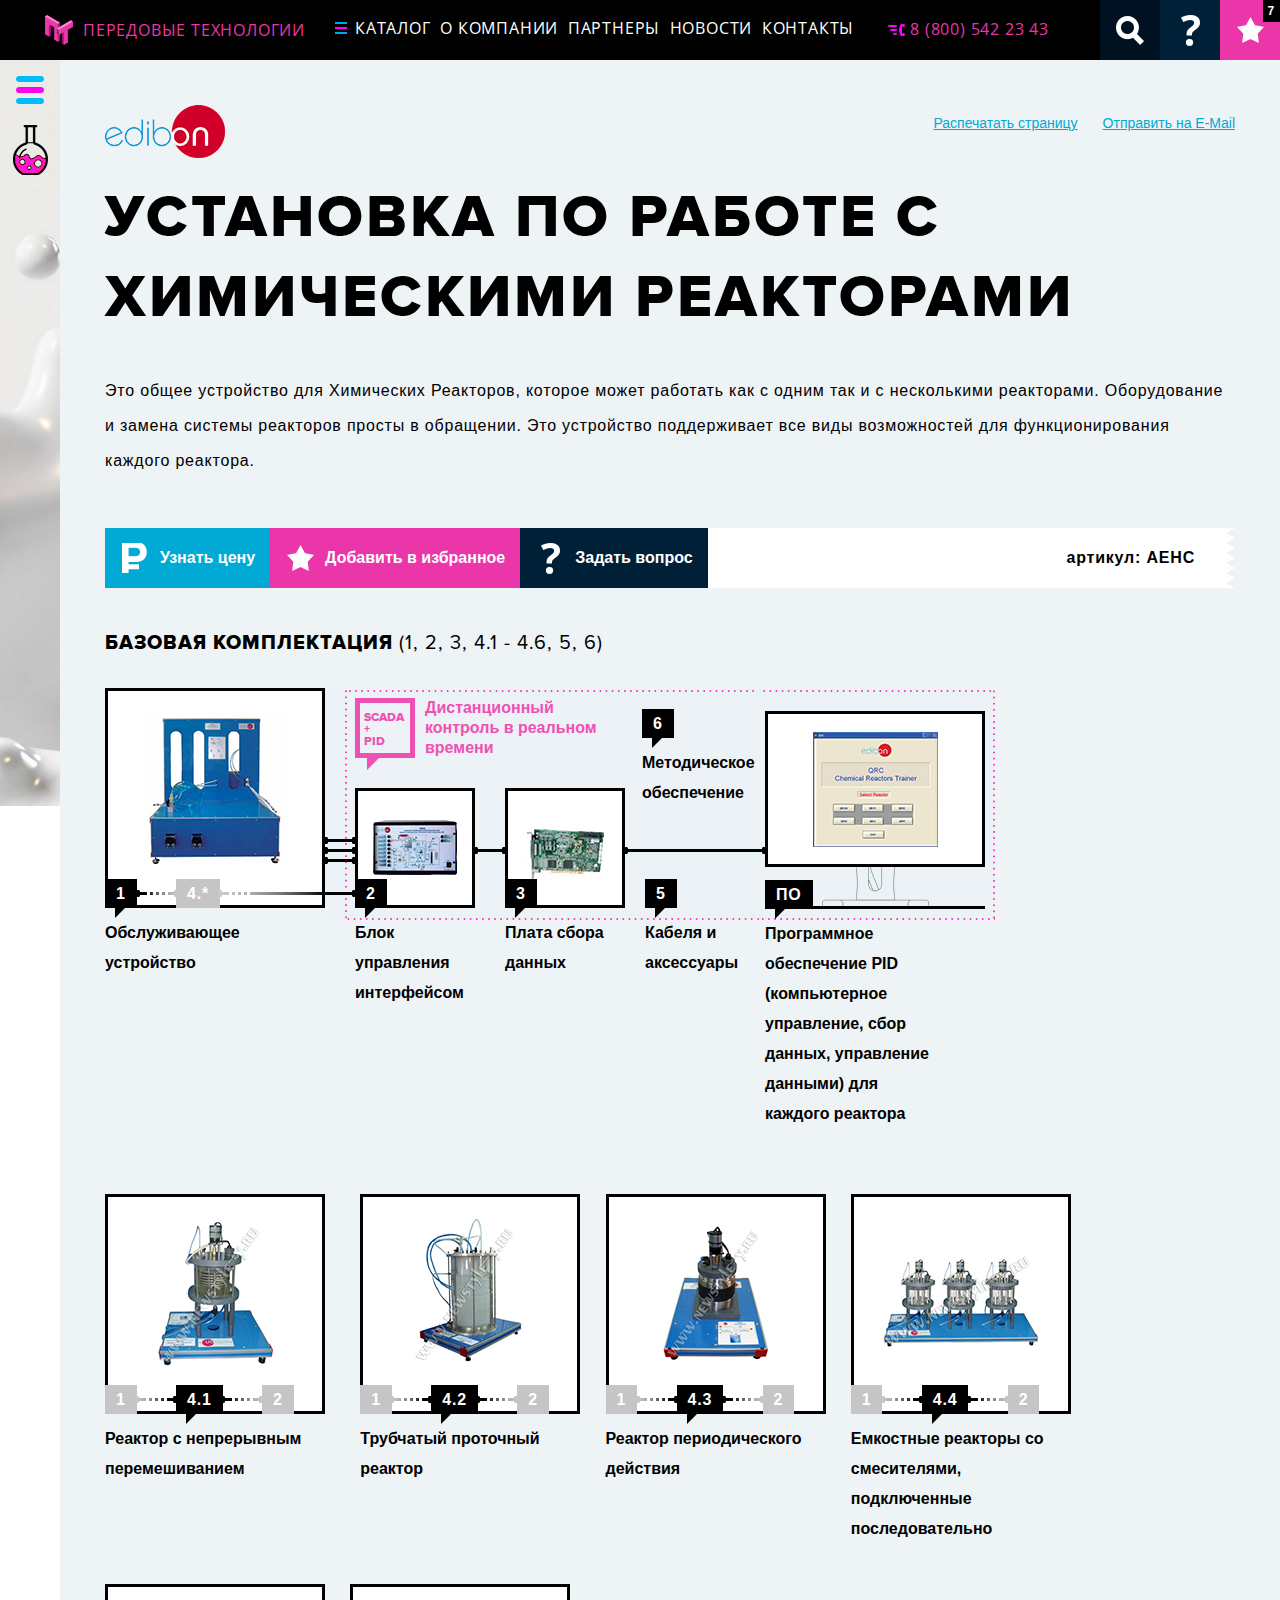
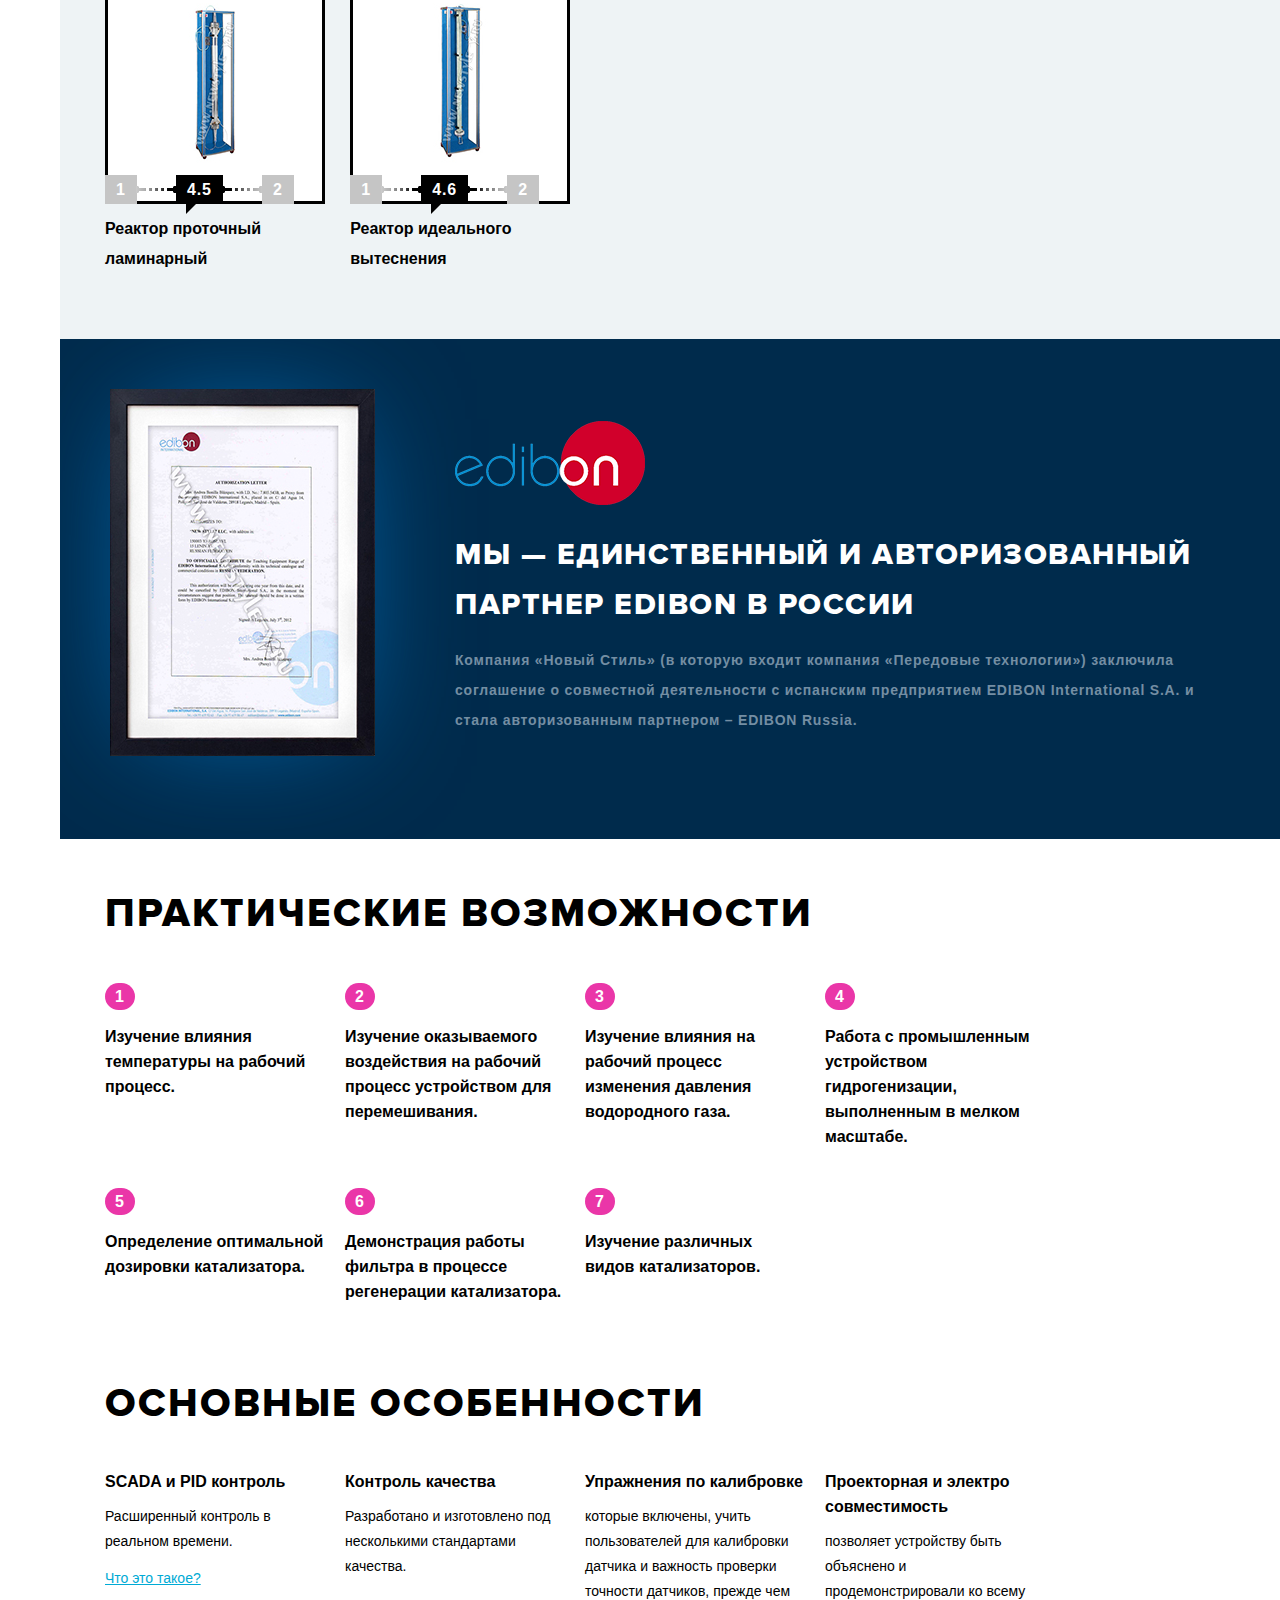
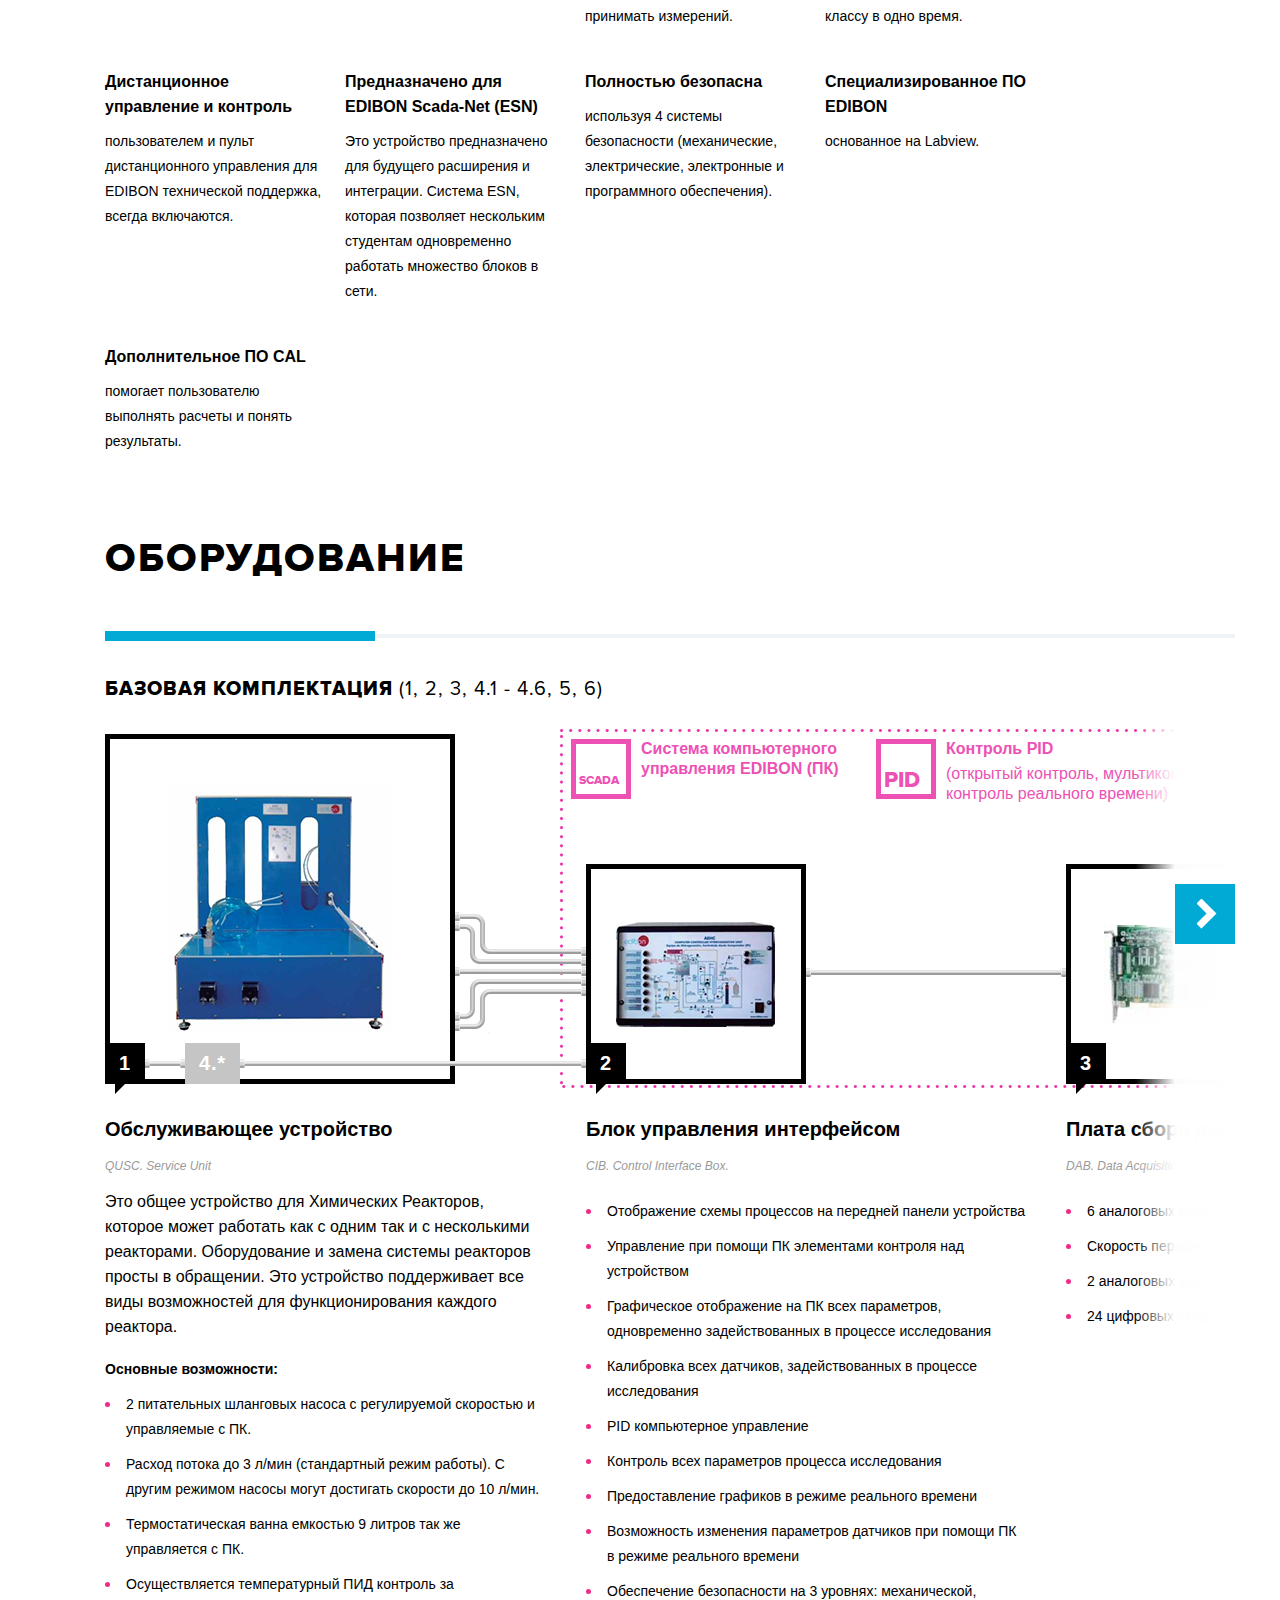
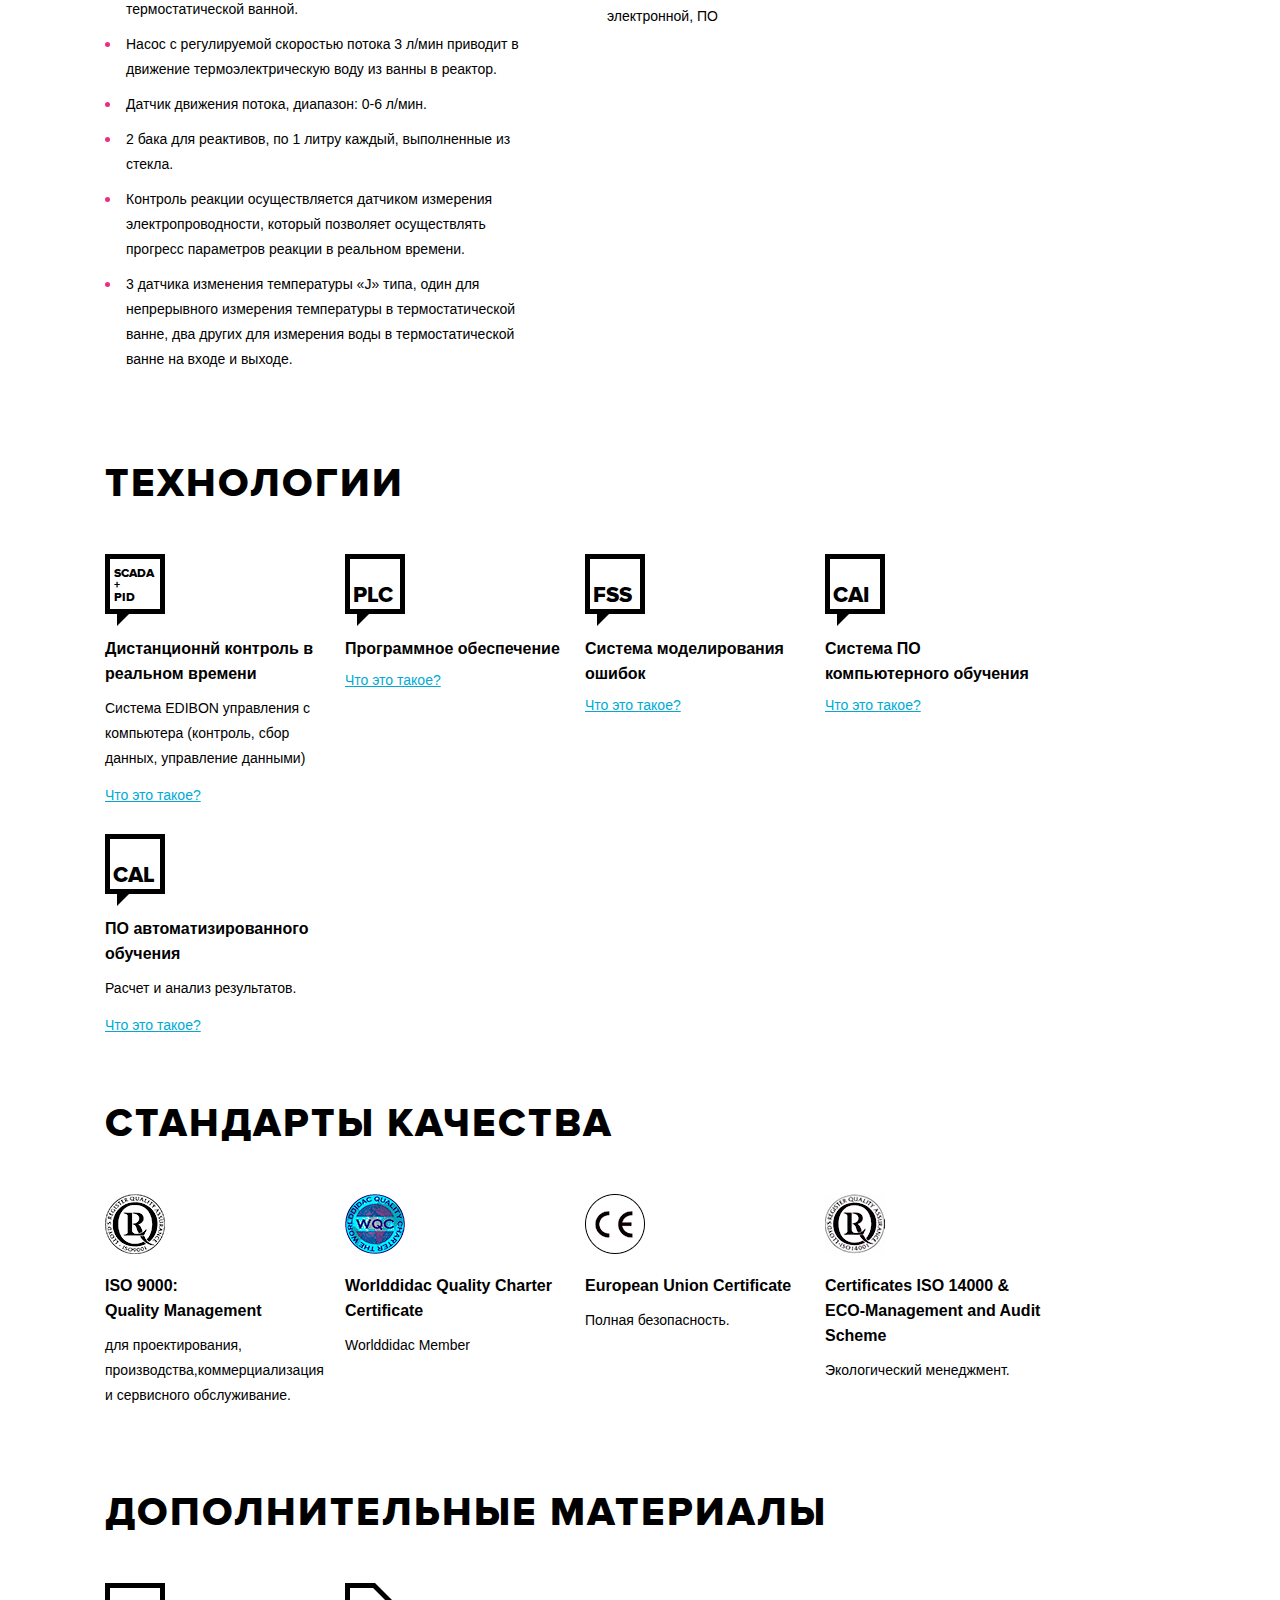
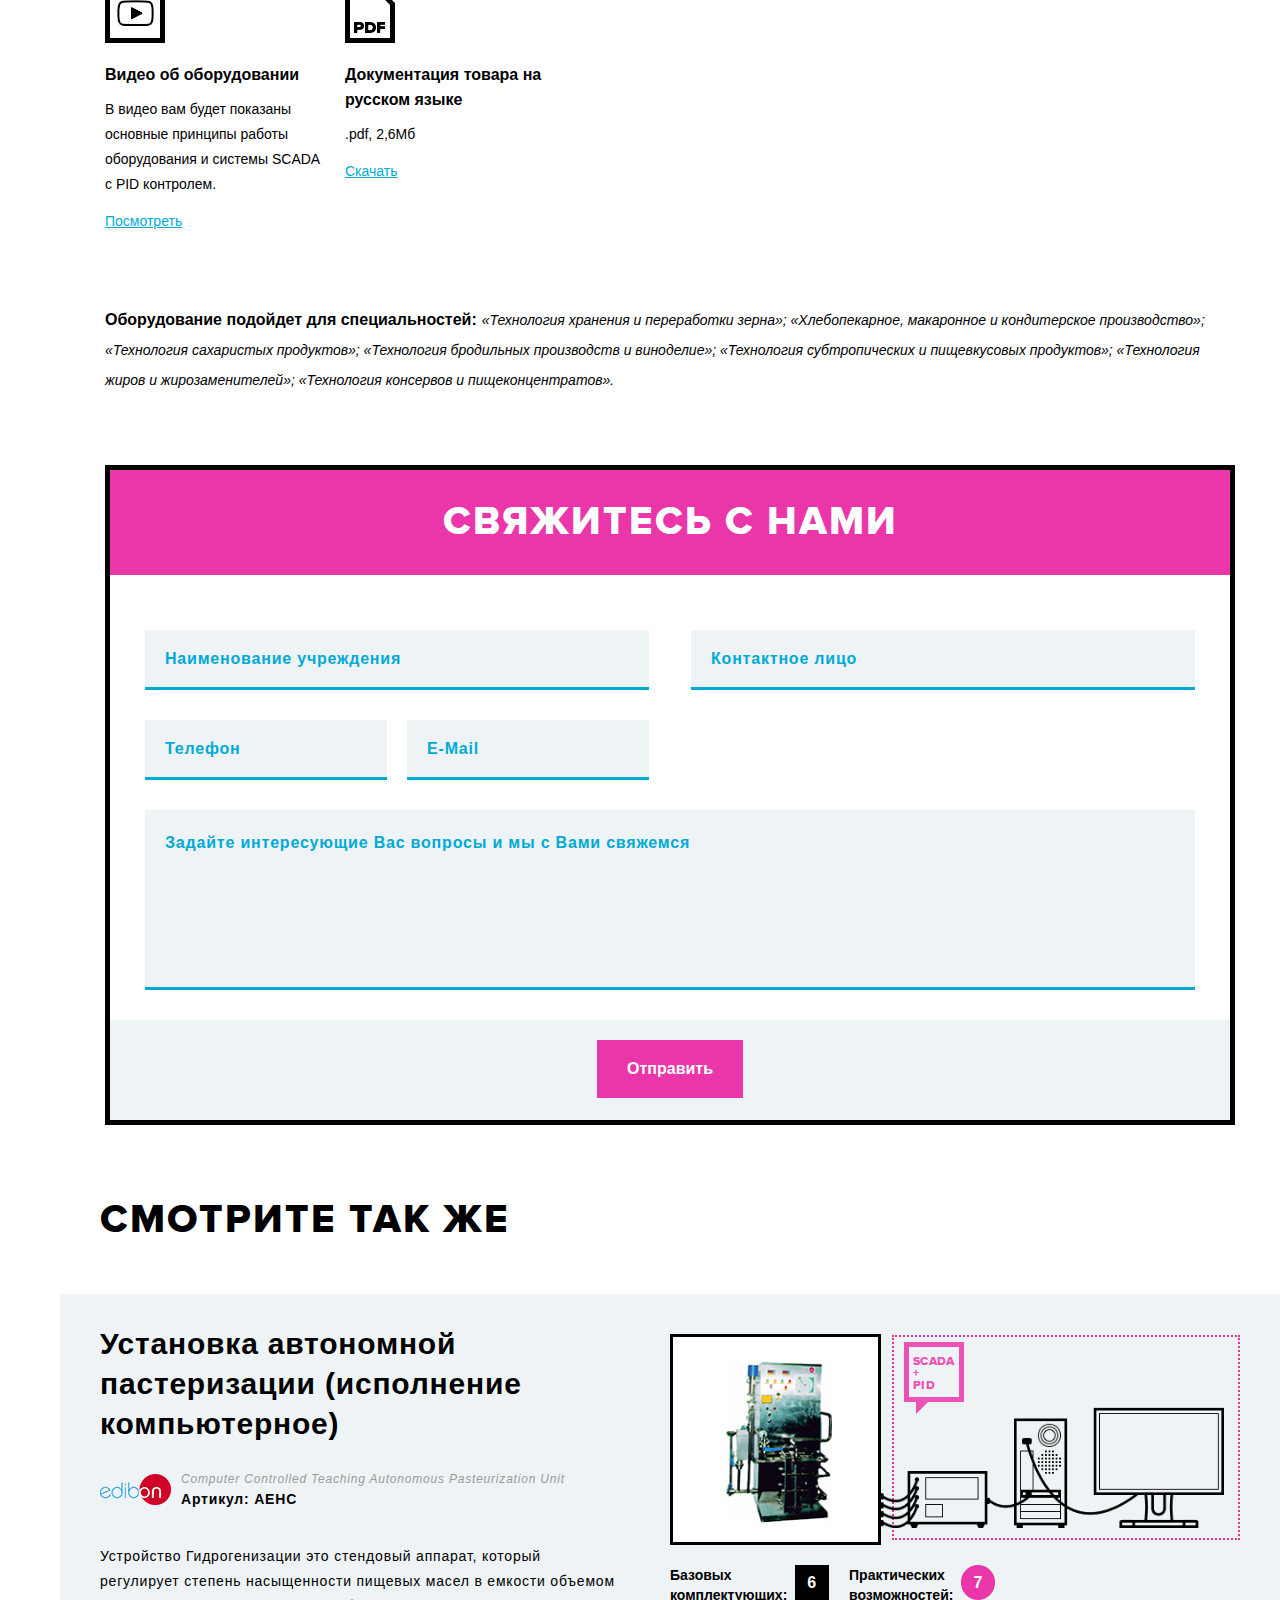
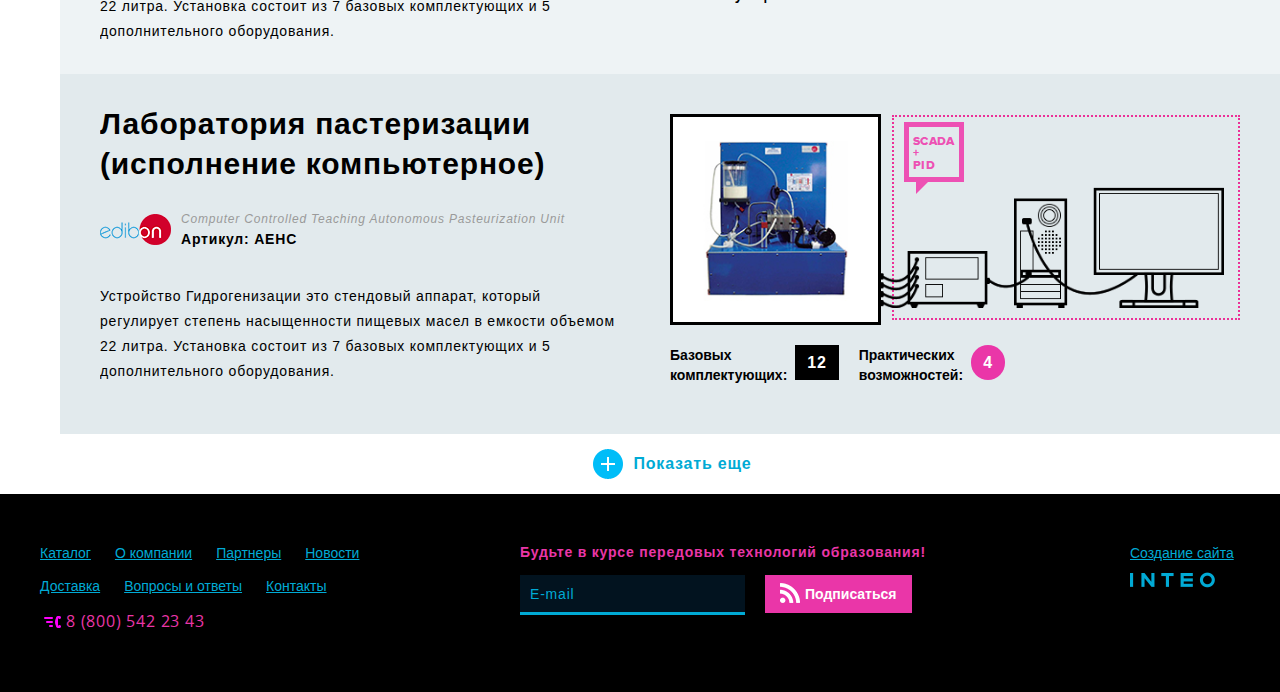
<file: index6.html>
<!doctype html>

<head>
  <meta charset="utf-8">
  <title>AdvTechno</title>
  <meta name="viewport" content="width=1010">
  <meta http-equiv="X-UA-Compatible" content="IE=edge,chrome=1">
  <meta name="description" content="">
  <meta name="keywords" content="">
  <link rel="stylesheet" href="/f/css/main.css">
  <!--[if lte IE 9]><link rel="stylesheet" href="f/css/ie.css"><![endif]-->
  <link rel="stylesheet" href="/f/fancybox/jquery.fancybox.css?v=2.1.5" media="screen">
  <link rel="shortcut icon" href="favicon.ico">
  <link rel="stylesheet" href="/f/css/jquery-ui.css">
  <link rel="stylesheet" href="/f/css/jquery.mCustomScrollbar.css">
  <script src="/f/js/jquery-1.10.2.min.js"></script>
  <link href='http://fonts.googleapis.com/css?family=Open+Sans+Condensed:300,300italic,700&subset=latin,cyrillic-ext,greek-ext,latin-ext,cyrillic' rel='stylesheet' type='text/css'>
   <link href="http://fonts.googleapis.com/css?family=PT+Sans:400,400italic,700|Open+Sans:400,800,600&subset=all" rel="stylesheet">
  <script src="/f/fancybox/jquery.fancybox.pack.js?v=2.1.5"></script>
  <script src="/f/js/jquery-ui-1.10.4.min.js"></script>
  <script src="/f/js/jquery.touchSwipe.min.js"></script>
  <script src="/f/js/jquery.transit.min.js"></script>
  <script src="/f/js/jquery.mCustomScrollbar.js"></script>
  <script src="/f/js/stickyfill.min.js"></script>
  <script src="/f/js/common.js"></script>
  <!--[if lt IE 9]><script src="https://oss.maxcdn.com/libs/respond.js/1.4.2/respond.min.js"></script><![endif]-->
  <script>
  $(document).ready(function(){
    $(".b-product-equip__scroll").mCustomScrollbar({
      axis: "x",
      scrollbarPosition: "inside",
      scrollInertia: 200,
      autoDraggerLength: false,
      scrollButtons:{ enable: true }
   });
   $(".1-popup-link").click(function() {
     $.fancybox.open({
       href: '#b-1-popup',
       padding: 0,
       minWidth: 980,
       minHeight: 430,
       maxWidth: 980,
       maxHeight: 430,
       scrolling: 'no',
       helpers: {
         overlay: {
           locked: true
         }
       },
     });
     return false;
   });
   $(".b-num-popup__scroll").mCustomScrollbar({
      axis: "y",
      scrollbarPosition: "inside",
      scrollInertia: 200,
      autoDraggerLength: false
   });
  });
  </script>
</head>

<body>
  <section class="b-main">
    <header class="b-header clearfix">
      <a href="/" class="b-header__logo">
        <img src="/f/i/logo-small.png" alt="" class="b-header__logo-img">
        <p class="b-header__logo-text">Передовые технологии</p>
      </a>
      <div class="b-header-btns">
        <div class="scroll-btn_fvr scroll-btn iconize-fvr">
          <span class="scroll-btn__text">Избранное</span>
          <span class="scroll-btn-qty">7</span>
        </div>
        <div class="scroll-btn_qst scroll-btn iconize-qst">
          <span class="scroll-btn__text">Задать вопрос</span>
        </div>
        <div class="scroll-btn_search scroll-btn iconize-search">
          <span class="scroll-btn__text">Поиск</span>
        </div>
      </div>
      <div class="b-header__phone iconize-phone">8 (800) 542 23 43</div>
      <div class="b-header__menu-wrap">
        <ul class="b-header__menu">
          <li class="b-header__menu-item"><a href="#" class="iconize-catalog">Каталог</a>
          </li>
          <li class="b-header__menu-item"><a href="#">О компании</a>
          </li>
          <li class="b-header__menu-item"><a href="#">Партнеры</a>
          </li>
          <li class="b-header__menu-item"><a href="#">Новости</a>
          </li>
          <li class="b-header__menu-item"><a href="#">Контакты</a>
          </li>
        </ul>
      </div>
    </header>
    <div class="b-content">
    <div class="b-spec b-spec_scroll">
        <div class="scroll-wrap">
          <div class="scroll">
            <div class="scroll__holder">
              <a href="#" class="b-spec__item df1">
                <img src="/f/i/spec-icons/1.png" alt="" class="b-spec__img">
                <p class="b-spec__text">Автоматизация и мехатроника</p>
              </a><a href="#" class="b-spec__item df3">
                <img src="/f/i/spec-icons/2.png" alt="" class="b-spec__img">
                <p class="b-spec__text">Автомобили и автомобильное хозяйство</p>
              </a><a href="#" class="b-spec__item df2">
                <img src="/f/i/spec-icons/3.png" alt="" class="b-spec__img">
                <p class="b-spec__text">Аэродинамика</p>
              </a><a href="#" class="b-spec__item df3">
                <img src="/f/i/spec-icons/4.png" alt="" class="b-spec__img">
                <p class="b-spec__text">Аэрокосмическая техника</p>
              </a><a href="#" class="b-spec__item df1">
                <img src="/f/i/spec-icons/5.png" alt="" class="b-spec__img">
                <p class="b-spec__text">Биология</p>
              </a><a href="#" class="b-spec__item df1">
                <img src="/f/i/spec-icons/9.png" alt="" class="b-spec__img">
                <p class="b-spec__text">Биотехнологии</p>
              </a><a href="#" class="b-spec__item df2">
                <img src="/f/i/spec-icons/6.png" alt="" class="b-spec__img">
                <p class="b-spec__text">Вычислительная и микропроцессорная техника</p>
              </a><a href="#" class="b-spec__item df1 df2">
                <img src="/f/i/spec-icons/7.png" alt="" class="b-spec__img">
                <p class="b-spec__text">Коммуникации</p>
              </a><a href="#" class="b-spec__item df1">
                <img src="/f/i/spec-icons/8.png" alt="" class="b-spec__img">
                <p class="b-spec__text">Медицина</p>
              </a><a href="#" class="b-spec__item df1">
                <img src="/f/i/spec-icons/10.png" alt="" class="b-spec__img">
                <p class="b-spec__text">Науки о Земле</p>
              </a><a href="#" class="b-spec__item df3">
                <img src="/f/i/spec-icons/11.png" alt="" class="b-spec__img">
                <p class="b-spec__text">Нефтегазовая промышленность</p>
              </a><a href="#" class="b-spec__item df1">
                <img src="/f/i/spec-icons/12.png" alt="" class="b-spec__img">
                <p class="b-spec__text">Пищевые и водные технологии</p>
              </a><a href="#" class="b-spec__item df2">
                <img src="/f/i/spec-icons/13.png" alt="" class="b-spec__img">
                <p class="b-spec__text">Прикладная оптика и фотоника</p>
              </a><a href="#" class="b-spec__item df1">
                <img src="/f/i/spec-icons/14.png" alt="" class="b-spec__img">
                <p class="b-spec__text">Прикладная механика</p>
              </a><a href="#" class="b-spec__item df1">
                <img src="/f/i/spec-icons/15.png" alt="" class="b-spec__img">
                <p class="b-spec__text">Пищевая химия</p>
              </a><a href="#" class="b-spec__item df1">
                <img src="/f/i/spec-icons/16.png" alt="" class="b-spec__img">
                <p class="b-spec__text">Радиотехника, телекоммуникации и сети ЭВМ</p>
              </a><a href="#" class="b-spec__item df1">
                <img src="/f/i/spec-icons/17.png" alt="" class="b-spec__img">
                <p class="b-spec__text">Робототехника</p>
              </a><a href="#" class="b-spec__item df3">
                <img src="/f/i/spec-icons/18.png" alt="" class="b-spec__img">
                <p class="b-spec__text">Сельское хозяйство</p>
              </a><a href="#" class="b-spec__item df1">
                <img src="/f/i/spec-icons/19.png" alt="" class="b-spec__img">
                <p class="b-spec__text">Строительство</p>
              </a><a href="#" class="b-spec__item">
                <img src="/f/i/spec-icons/20.png" alt="" class="b-spec__img">
                <p class="b-spec__text">Термодинамика и термотехника</p>
              </a><a href="#" class="b-spec__item df2">
                <img src="/f/i/spec-icons/21.png" alt="" class="b-spec__img">
                <p class="b-spec__text">Технология машиностроения и обработка материалов</p>
              </a><a href="#" class="b-spec__item b-spec__item_magenta">
                <img src="/f/i/qst-mark.png" alt="" class="b-spec__img">
                <p class="b-spec__text">Подобрать оборудование<span class="b-spec__text_small">Укажите бюджет и специализации, и мы сами предложим решение, подходящие именно для вас</span></p>
              </a><a href="#" class="b-spec__item df3">
                <img src="/f/i/spec-icons/22.png" alt="" class="b-spec__img">
                <p class="b-spec__text">Транспорт</p>
              </a><a href="#" class="b-spec__item df1 df3">
                <img src="/f/i/spec-icons/23.png" alt="" class="b-spec__img">
                <p class="b-spec__text">Управление процессом</p>
              </a><a href="#" class="b-spec__item df3">
                <img src="/f/i/spec-icons/24.png" alt="" class="b-spec__img">
                <p class="b-spec__text">Физика</p>
              </a><a href="#" class="b-spec__item df3">
                <img src="/f/i/spec-icons/25.png" alt="" class="b-spec__img">
                <p class="b-spec__text">Химия</p>
              </a><a href="#" class="b-spec__item df3">
                <img src="/f/i/spec-icons/26.png" alt="" class="b-spec__img">
                <p class="b-spec__text">Химические технологии</p>
              </a><a href="#" class="b-spec__item df2 df3">
                <img src="/f/i/spec-icons/27.png" alt="" class="b-spec__img">
                <p class="b-spec__text">Экология</p>
              </a><a href="#" class="b-spec__item df3">
                <img src="/f/i/spec-icons/28.png" alt="" class="b-spec__img">
                <p class="b-spec__text">Энергетика</p>
              </a><a href="#" class="b-spec__item df3">
                <img src="/f/i/spec-icons/29.png" alt="" class="b-spec__img">
                <p class="b-spec__text">Энергия</p>
              </a><a href="#" class="b-spec__item df3">
                <img src="/f/i/spec-icons/30.png" alt="" class="b-spec__img">
                <p class="b-spec__text">Электроника</p>
              </a><a href="#" class="b-spec__item df2">
                <img src="/f/i/spec-icons/31.png" alt="" class="b-spec__img">
                <p class="b-spec__text">Электричество</p>
              </a><a href="#" class="b-spec__item df3">
                <img src="/f/i/spec-icons/32.png" alt="" class="b-spec__img">
                <p class="b-spec__text">Гидромеханика</p>
              </a><a href="#" class="b-spec__item df3">
                <img src="/f/i/spec-icons/33.png" alt="" class="b-spec__img">
                <p class="b-spec__text">Материаловедение</p>
              </a><a href="#" class="b-spec__item df1">
                <img src="/f/i/spec-icons/34.png" alt="" class="b-spec__img">
                <p class="b-spec__text">Полиграфия</p>
              </a><a href="#" class="b-spec__item df2">
                <img src="/f/i/spec-icons/35.png" alt="" class="b-spec__img">
                <p class="b-spec__text">Окружающая среда</p>
              </a>
            </div>
          </div>
        </div>
      </div><div class="b-product b-section clearfix">
      <div class="b-scroll-banner b-scroll-banner_small">
        <div class="b-scroll-banner__btn b-scroll-banner__btn_open iconize-menu"></div>
        <div class="b-scroll-banner__btn b-scroll-banner__btn_close iconize-menu-close"></div>
        <div class="b-scroll-banner__btn iconize-flask"></div>
      </div>
      <div class="b-section__main">
      <div class="b-product__content b-wrapper">
      <img src="/f/i/fabric1-2.png" alt="" class="b-product__fabric-logo">
      <a href="#" class="b-product__send-to-email link">Отправить на E-Mail</a>
      <a href="#" class="b-product__print-page link">Распечатать страницу</a>
      <h1 class="b-product__tilte">Установка по работе с химическими реакторами</h1>  
      <p class="b-product__main-text">Это общее устройство для Химических Реакторов, которое может работать как с одним так и с несколькими реакторами. Оборудование и замена системы реакторов просты в обращении. Это устройство поддерживает все виды возможностей для функционирования каждого реактора.</p>
      <div class="b-control b-control_left  clearfix">
        <div class="scroll-btn_price scroll-btn scroll-btn_open iconize-price">
          <span class="scroll-btn__text">Узнать цену</span>
        </div>
        <div class="scroll-btn_fvr scroll-btn scroll-btn_open iconize-fvr">
          <span class="scroll-btn__text">Добавить в избранное</span>
        </div>
        <div class="scroll-btn_qst scroll-btn scroll-btn_open iconize-qst">
          <span class="scroll-btn__text">Задать вопрос</span>
        </div>
        <span class="b-control__artic">артикул: AEHC</span>
      </div>
       <section class="b-product__equip_hydro b-product-equip b-product__equip">
        <h2 class="b-product-equip__subtitle">Базовая комплектация <span>(1, 2, 3, 4.1 - 4.6, 5, 6)</span></h2>
        <div class="b-product-equip-item b-product-equip__item b-product-equip__item_small b-product-equip__item_first">
          <div class="b-product-equip-item__img 1-popup-link">
            <img src="/f/i/equip/23.jpg" alt="">
            <span class="b-product-equip-item__num iconize-right-link">1</span>
            <span class="b-product-equip-item__num b-product-equip-item__num_inactive b-product-equip-item__num_2nd">4.*</span>
          </div>
          <h3 class="b-product-equip-item__title">Обслуживающее устройство</h3> 
        </div><div class="b-product-equip-item b-product-equip__item b-product-equip__item_small b-product-equip__item_short" style="margin-right: 10px;">
          <div class="b-product-equip-item__img b-product-equip-item__img_small"><img src="/f/i/equip/7.jpg" alt=""><span class="b-product-equip-item__num iconize-long-left-link">2</span></div>
          <h3 class="b-product-equip-item__title">Блок управления интерфейсом</h3> 
          <div class="b-technology b-product-equip__technology b-product-equip__technology_3"><div class="b-techno-ico b-ico-arrowed b-techno-ico_sc-pid b-techno-ico_small"><p>scada <br>+<br> pid</p></div><p class="b-technology__text">Дистанционный контроль в реальном времени</p></div>
        </div><div class="b-product-equip-item b-product-equip__item b-product-equip__item_small b-product-equip__item_short" style="margin-right: 0;">
          <div class="b-product-equip-item__img b-product-equip-item__img_small"><img src="/f/i/equip/8.jpg" alt=""><span class="b-product-equip-item__num">3</span></div>
          <h3 class="b-product-equip-item__title">Плата сбора данных</h3> 
        </div><div class="b-product-equip-item b-product-equip__item b-product-equip__item_small b-product-equip__item_short" style="margin-right: 5px; width: 115px;">
          <div class="b-product-equip-item__img b-product-equip-item__img_hide">
            <span class="b-product-equip-item__num">5</span>
          </div>
          <h3 class="b-product-equip-item__title">Кабеля и аксессуары</h3> 
        </div><div class="b-product-equip-item b-product-equip__item b-product-equip__item_method b-product-equip__item_small b-product-equip__item_short" style="width: 115px;">
          <div class="b-product-equip-item__img b-product-equip-item__img_hide">
            <span class="b-product-equip-item__num">6</span>
          </div>
          <h3 class="b-product-equip-item__title">Методическое обеспечение</h3> 
        </div><div class="b-product-equip-item b-product-equip__item b-product-equip__item_small b-product-equip__item_last" style="width: 188px;">
          <div class="b-product-equip-item__img b-product-equip-item__img_med">
            <div class="b-product-equip-item__img-holder">
              <img src="/f/i/equip/24.jpg" alt="">
            </div>
            <span class="b-product-equip-item__num">ПО</span>
          </div>
          <h3 class="b-product-equip-item__title">Программное обеспечение PID (компьютерное управление, сбор данных, управление данными) для каждого реактора</h3> 
        </div>
      </section>
      <section class="b-product__equip b-product-equip">
        <div class="b-product-equip-item b-product-equip__item_first b-product-equip__item b-product-equip__item_small">
          <div class="b-product-equip-item__img-wrap">
          <div class="b-product-equip-item__img">
            <img src="/f/i/equip/25.jpg" alt="">
            <span class="b-product-equip-item__num b-product-equip-item__num_inactive">1</span>
            <span class="b-product-equip-item__num b-product-equip-item__num_2nd iconize-left-link">4.1</span>
            <span class="b-product-equip-item__num b-product-equip-item__num_inactive b-product-equip-item__num_3rd iconize-left-link iconize-left-link_grey">2</span>
          </div>
          </div>
          <h3 class="b-product-equip-item__title">Реактор с непрерывным перемешиванием</h3> 
        </div>
        <div class="b-product-equip-item b-product-equip__item b-product-equip__item_small">
          <div class="b-product-equip-item__img-wrap">
          <div class="b-product-equip-item__img">
            <img src="/f/i/equip/26.jpg" alt="">
            <span class="b-product-equip-item__num b-product-equip-item__num_inactive">1</span>
            <span class="b-product-equip-item__num b-product-equip-item__num_2nd iconize-left-link">4.2</span>
            <span class="b-product-equip-item__num b-product-equip-item__num_inactive b-product-equip-item__num_3rd iconize-left-link iconize-left-link_grey">2</span>
          </div>
          </div>
          <h3 class="b-product-equip-item__title">Трубчатый проточный реактор</h3> 
        </div>
        <div class="b-product-equip-item b-product-equip__item b-product-equip__item_small">
          <div class="b-product-equip-item__img-wrap">
          <div class="b-product-equip-item__img">
            <img src="/f/i/equip/27.jpg" alt="">
            <span class="b-product-equip-item__num b-product-equip-item__num_inactive">1</span>
            <span class="b-product-equip-item__num b-product-equip-item__num_2nd iconize-left-link">4.3</span>
            <span class="b-product-equip-item__num b-product-equip-item__num_inactive b-product-equip-item__num_3rd iconize-left-link iconize-left-link_grey">2</span>
          </div>
          </div>
          <h3 class="b-product-equip-item__title">Реактор периодического действия</h3> 
        </div>
        <div class="b-product-equip-item b-product-equip__item b-product-equip__item_small">
          <div class="b-product-equip-item__img-wrap">
          <div class="b-product-equip-item__img">
            <img src="/f/i/equip/28.jpg" alt="">
            <span class="b-product-equip-item__num b-product-equip-item__num_inactive">1</span>
            <span class="b-product-equip-item__num b-product-equip-item__num_2nd iconize-left-link">4.4</span>
            <span class="b-product-equip-item__num b-product-equip-item__num_inactive b-product-equip-item__num_3rd iconize-left-link iconize-left-link_grey">2</span>
          </div>
          </div>
          <h3 class="b-product-equip-item__title">Емкостные реакторы со смесителями, подключенные последовательно</h3> 
        </div>
        <div class="b-product-equip-item b-product-equip__item b-product-equip__item_small">
          <div class="b-product-equip-item__img-wrap">
          <div class="b-product-equip-item__img">
            <img src="/f/i/equip/29.jpg" alt="">
            <span class="b-product-equip-item__num b-product-equip-item__num_inactive">1</span>
            <span class="b-product-equip-item__num b-product-equip-item__num_2nd iconize-left-link">4.5</span>
            <span class="b-product-equip-item__num b-product-equip-item__num_inactive b-product-equip-item__num_3rd iconize-left-link iconize-left-link_grey">2</span>
          </div>
          </div>
          <h3 class="b-product-equip-item__title">Реактор проточный ламинарный</h3> 
        </div>
        <div class="b-product-equip-item b-product-equip__item b-product-equip__item_small">
          <div class="b-product-equip-item__img-wrap">
          <div class="b-product-equip-item__img">
            <img src="/f/i/equip/30.jpg" alt="">
            <span class="b-product-equip-item__num b-product-equip-item__num_inactive">1</span>
            <span class="b-product-equip-item__num b-product-equip-item__num_2nd iconize-left-link">4.6</span>
            <span class="b-product-equip-item__num b-product-equip-item__num_inactive b-product-equip-item__num_3rd iconize-left-link iconize-left-link_grey">2</span>
          </div>
          </div>
          <h3 class="b-product-equip-item__title">Реактор идеального вытеснения</h3> 
        </div>
      </section>
      </div>
      <section class="b-company-banner">
        <div class="b-company-banner__img">
          <img src="/f/i/certif.jpg" alt="">
        </div>
        <div class="b-company-banner__content">
          <img src="/f/i/fabric1-3.png" alt="" class="b-company-banner__logo">
          <h2 class="b-company-banner__title">Мы — единственный и авторизованный партнер EDIBON в россии</h2>
          <p class="b-company-banner__text">Компания «Новый Стиль» (в которую входит компания «Передовые технологии») заключила соглашение о совместной деятельности с испанским предприятием EDIBON International S.A. и стала авторизованным партнером – EDIBON Russia.</p>
        </div>
      </section>
      <div class="b-product__content b-wrapper b-cut-top b-product__content_white">
      <section class="b-enum">
        <h2 class="b-enum__title">практические возможности</h2>
        <div class="b-enum__item">
          <div class="b-enum__preitem">
            <span class="b-enum__num">1</span>
          </div>
          <h3 class="b-enum__subtitle">Изучение влияния температуры на рабочий процесс.</h3>
        </div><div class="b-enum__item">
          <div class="b-enum__preitem">
            <span class="b-enum__num">2</span>
          </div>
          <h3 class="b-enum__subtitle">Изучение оказываемого воздействия на рабочий процесс устройством для перемешивания.</h3>
        </div><div class="b-enum__item">
          <div class="b-enum__preitem">
            <span class="b-enum__num">3</span>
          </div>
          <h3 class="b-enum__subtitle">Изучение влияния на рабочий процесс изменения давления водородного газа.</h3>
        </div><div class="b-enum__item">
          <div class="b-enum__preitem">
            <span class="b-enum__num">4</span>
          </div>
          <h3 class="b-enum__subtitle">Работа с промышленным устройством гидрогенизации, выполненным в мелком масштабе.</h3>
        </div><div class="b-enum__item">
          <div class="b-enum__preitem">
            <span class="b-enum__num">5</span>
          </div>
          <h3 class="b-enum__subtitle">Определение оптимальной дозировки катализатора.</h3>
        </div><div class="b-enum__item">
          <div class="b-enum__preitem">
            <span class="b-enum__num">6</span>
          </div>
          <h3 class="b-enum__subtitle">Демонстрация работы фильтра в процессе регенерации катализатора.</h3>
        </div><div class="b-enum__item">
          <div class="b-enum__preitem">
            <span class="b-enum__num">7</span>
          </div>
          <h3 class="b-enum__subtitle">Изучение различных видов катализаторов.</h3>
        </div>
      </section>
      <section class="b-enum">
        <h2 class="b-enum__title">Основные особенности</h2>
        <div class="b-enum__item">
          <h3 class="b-enum__subtitle">SCADA и PID контроль</h3>
          <p class="b-enum__text">Расширенный контроль в реальном времени.</p>
          <a href="#" class="link">Что это такое?</a>
        </div><div class="b-enum__item">
          <h3 class="b-enum__subtitle">Контроль качества</h3>
          <p class="b-enum__text">Разработано и изготовлено под несколькими стандартами качества.</p>
        </div><div class="b-enum__item">
          <h3 class="b-enum__subtitle">Упражнения по калибровке</h3>
          <p class="b-enum__text">которые включены, учить пользователей для калибровки датчика и важность проверки точности датчиков, прежде чем принимать  измерений.</p>
        </div><div class="b-enum__item">
          <h3 class="b-enum__subtitle">Проекторная и электро совместимость</h3>
          <p class="b-enum__text">позволяет устройству быть объяснено и продемонстрировали ко всему классу в одно время.</p>
        </div><div class="b-enum__item">
           <h3 class="b-enum__subtitle">Дистанционное управление и контроль</h3>
           <p class="b-enum__text">пользователем и пульт дистанционного управления для EDIBON технической поддержка, всегда включаются.</p>
        </div><div class="b-enum__item">
          <h3 class="b-enum__subtitle">Предназначено для EDIBON Scada-Net (ESN)</h3>
           <p class="b-enum__text">Это устройство предназначено для будущего расширения и интеграции. Система ESN, которая позволяет нескольким студентам одновременно работать множество блоков в сети.</p>
        </div><div class="b-enum__item">
          <h3 class="b-enum__subtitle">Полностью безопасна</h3>
          <p class="b-enum__text">используя 4 системы безопасности (механические, электрические, электронные и программного обеспечения).</p>
        </div><div class="b-enum__item">
           <h3 class="b-enum__subtitle">Специализированное ПО EDIBON</h3>
          <p class="b-enum__text">основанное на Labview.</p>
        </div><div class="b-enum__item">
           <h3 class="b-enum__subtitle">Дополнительное ПО CAL</h3>
           <p class="b-enum__text">помогает пользователю выполнять расчеты и понять результаты.</p>
        </div>
      </section>
      <section class="b-product__equip b-product-equip">
        <h2 class="b-product-equip__title">оборудование</h2>
        <div class="b-product-equip__scroll-wrap">
        <div class="b-product-equip__scroll b-product-equip-scroll">
          <div class="b-product-equip-scroll__holder b-product-equip-scroll__holder_react">
            <div class="b-product-equip__base-complect">
              <h3 class="b-product-equip-scroll__title">Базовая комплектация <span>(1, 2, 3, 4.1 - 4.6, 5, 6)</span></h3>
              <div class="b-product-equip__item b-product-equip-item b-product-equip__item_first">
                <div class="b-product-equip-item__img">
                  <span class="b-product-equip-item__num">1</span>
                  <span class="b-product-equip-item__num b-product-equip-item__num_inactive b-product-equip-item__num_2nd iconize-link-big">4.*</span>
                  <img src="/f/i/equip/31.jpg" alt="">
                </div>
                  <h4 class="b-product-equip-item__title">Обслуживающее устройство</h4> 
                  <p class="b-product-equip-item__name">QUSC. Service Unit</p>
                  <p class="b-product-equip-item__text">Это общее устройство для Химических Реакторов, которое может работать как с одним так и с несколькими реакторами. Оборудование и замена системы реакторов просты в обращении. Это устройство поддерживает все виды возможностей для функционирования каждого реактора.</p>
                  <span class="b-product-equip-item__subtitle">Основные возможности:</span>
                  <ul class="b-product-equip__abil b-product-equip__abil_untop b-product-equip-abil">
                    <li class="b-product-equip-abil__item b-product-equip-abil-item">
                      <p class="b-product-equip-abil-item__text">2 питательных шланговых насоса с регулируемой скоростью и управляемые с ПК.</p>
                    </li>
                    <li class="b-product-equip-abil__item b-product-equip-abil-item">
                      <p class="b-product-equip-abil-item__text">Расход потока до 3 л/мин (стандартный режим работы). С другим режимом насосы могут достигать скорости до 10 л/мин.</p>
                    </li>
                    <li class="b-product-equip-abil__item b-product-equip-abil-item">
                      <p class="b-product-equip-abil-item__text">Термостатическая ванна емкостью 9 литров так же управляется с ПК.</p>
                    </li>
                    <li class="b-product-equip-abil__item b-product-equip-abil-item">
                      <p class="b-product-equip-abil-item__text">Осуществляется температурный ПИД контроль за термостатической ванной.</p>
                    </li>
                    <li class="b-product-equip-abil__item b-product-equip-abil-item">
                      <p class="b-product-equip-abil-item__text">Насос с регулируемой скоростью потока 3 л/мин приводит в движение  термоэлектрическую воду из ванны в реактор.</p>
                    </li>
                    <li class="b-product-equip-abil__item b-product-equip-abil-item">
                      <p class="b-product-equip-abil-item__text">Датчик движения потока, диапазон: 0-6 л/мин.</p>
                    </li>
                    <li class="b-product-equip-abil__item b-product-equip-abil-item">
                      <p class="b-product-equip-abil-item__text">2 бака для реактивов, по 1 литру каждый, выполненные из стекла.</p>
                    </li>
                    <li class="b-product-equip-abil__item b-product-equip-abil-item">
                      <p class="b-product-equip-abil-item__text">Контроль реакции осуществляется датчиком измерения электропроводности, который позволяет осуществлять прогресс параметров реакции в реальном времени.</p>
                    </li>
                    <li class="b-product-equip-abil__item b-product-equip-abil-item">
                      <p class="b-product-equip-abil-item__text">3 датчика изменения температуры «J» типа, один для непрерывного измерения температуры в термостатической ванне, два других для измерения воды в термостатической ванне на входе и выходе.</p>
                    </li>
                  </ul>
              </div><div class="b-product-equip__item b-product-equip-item" style="margin-left: 31px;">
                <div class="b-product-equip-item__img b-product-equip-item__img_small">
                  <span class="b-product-equip-item__num iconize-link-big iconize-link-big_long">2</span>
                  <img src="/f/i/equip/11.jpg" alt="">
                </div>
                <h4 class="b-product-equip-item__title">Блок управления интерфейсом</h4>
                <p class="b-product-equip-item__name">CIB. Control Interface Box.</p>
                <div class="b-technology b-product-equip__technology"><div class="b-techno-ico b-techno-ico_scada"><p>scada</p></div><p class="b-technology__text">Система компьютерного управления EDIBON (ПК)</p></div>
                <div class="b-technology b-product-equip__technology b-product-equip__technology_2"><div class="b-techno-ico"><p>pid</p></div><p class="b-technology__text">Контроль PID <span>(открытый контроль, мультиконтроль, контроль реального времени)</span></p></div>
                <ul class="b-product-equip__abil b-product-equip-abil">
                    <li class="b-product-equip-abil__item b-product-equip-abil-item">
                      <p class="b-product-equip-abil-item__text">Отображение схемы процессов на передней панели устройства</p>
                    </li>
                    <li class="b-product-equip-abil__item b-product-equip-abil-item">
                      <p class="b-product-equip-abil-item__text">Управление при помощи ПК элементами контроля над устройством</p>
                    </li>
                    <li class="b-product-equip-abil__item b-product-equip-abil-item">
                      <p class="b-product-equip-abil-item__text">Графическое отображение на ПК всех параметров, одновременно задействованных в процессе исследования</p>
                    </li>
                    <li class="b-product-equip-abil__item b-product-equip-abil-item">
                      <p class="b-product-equip-abil-item__text">Калибровка всех датчиков, задействованных в процессе исследования</p>
                    </li>
                    <li class="b-product-equip-abil__item b-product-equip-abil-item">
                      <p class="b-product-equip-abil-item__text">PID компьютерное управление</p>
                    </li>
                    <li class="b-product-equip-abil__item b-product-equip-abil-item">
                      <p class="b-product-equip-abil-item__text">Контроль всех параметров процесса исследования</p>
                    </li>
                    <li class="b-product-equip-abil__item b-product-equip-abil-item">
                      <p class="b-product-equip-abil-item__text">Предоставление графиков в режиме реального времени</p>
                    </li>
                    <li class="b-product-equip-abil__item b-product-equip-abil-item">
                      <p class="b-product-equip-abil-item__text">Возможность изменения параметров датчиков при помощи ПК в режиме реального времени</p>
                    </li>
                    <li class="b-product-equip-abil__item b-product-equip-abil-item">
                      <p class="b-product-equip-abil-item__text">Обеспечение безопасности на 3 уровнях: механической, электронной, ПО</p>
                    </li>
                  </ul>
              </div><div class="b-product-equip__item b-product-equip-item">
                <div class="b-product-equip-item__img b-product-equip-item__img_small">
                  <span class="b-product-equip-item__num">3</span>
                  <img src="/f/i/equip/12.jpg" alt="">
                </div>
                <h4 class="b-product-equip-item__title">Плата сбора данных</h4>
                <p class="b-product-equip-item__name">DAB. Data Acquisition Board.</p>
                <ul class="b-product-equip__abil b-product-equip-abil">
                    <li class="b-product-equip-abil__item b-product-equip-abil-item">
                      <p class="b-product-equip-abil-item__text">6 аналоговых входов</p>
                    </li>
                    <li class="b-product-equip-abil__item b-product-equip-abil-item">
                      <p class="b-product-equip-abil-item__text">Скорость передачи данных до 250 000 сигналов в секунду</p>
                    </li>
                    <li class="b-product-equip-abil__item b-product-equip-abil-item">
                      <p class="b-product-equip-abil-item__text">2 аналоговых выхода</p>
                    </li>
                    <li class="b-product-equip-abil__item b-product-equip-abil-item">
                      <p class="b-product-equip-abil-item__text">24 цифровых входа/выхода</p>
                    </li>
                  </ul>
                <div class="b-product-equip__item b-product-equip__item_cabel b-product-equip-item">
                  <span class="b-product-equip-item__num">5</span>
                  <h4 class="b-product-equip-item__title">Кабеля и аксессуары</h4>
                </div>
              </div><div class="b-product-equip__item b-product-equip-item">
                <div class="b-product-equip-item__img b-product-equip-item__img_med">
                  <div class="b-product-equip-item__img-holder">
                    <img src="/f/i/equip/32.jpg" alt="">
                  </div>
                  <span class="b-product-equip-item__num ">4.*</span>
                </div>
                <h4 class="b-product-equip-item__title">Программное обеспечение: PID компьютерное управление, сбор данных, управление данными</h4>
                <p class="b-product-equip-item__name">CCSOF. Software for: PID Computer Control, Data Acquisition, Data Management Software.</p>
                <div class="b-product-equip-item__hint">Компьютер и монитор в поставку не входит</div>
                <ul class="b-product-equip__abil b-product-equip-abil">
                  <li class="b-product-equip-abil__item b-product-equip-abil-item">
                    <p class="b-product-equip-abil-item__text">Многофункциональное программное обеспечение. Сбор, обработка, сравнение, хранение, управление информацией</p>
                  </li>
                  <li class="b-product-equip-abil__item b-product-equip-abil-item">
                    <p class="b-product-equip-abil-item__text">Регистрация критических значений</p>
                  </li>
                  <li class="b-product-equip-abil__item b-product-equip-abil-item">
                    <p class="b-product-equip-abil-item__text">Графическое отображение параметров в режиме реального времени</p>
                  </li>
                </ul>
                <div class="b-product-equip__item b-product-equip__item_meth-sup b-product-equip-item">
                  <span class="b-product-equip-item__num ">6</span>
                  <h4 class="b-product-equip-item__title">Методическое обеспечение</h4>
                </div>
              </div><div class="b-product-equip__item b-product-equip-item" style="margin-left: 195px;">
                <div class="b-product-equip-item__img b-product-equip-item__img">
                  <span class="b-product-equip-item__num b-product-equip-item__num_inactive">1</span>
                  <span class="b-product-equip-item__num b-product-equip-item__num_2nd iconize-link-big">4.1</span>
                  <span class="b-product-equip-item__num b-product-equip-item__num_3rd b-product-equip-item__num_inactive iconize-link-big">2</span>
                  <span class="b-product-equip-item__num b-product-equip-item__num_4th b-product-equip-item__num_inactive iconize-link-big">3</span>
                  <img src="/f/i/equip/33.jpg" alt="">
                </div>
                <h4 class="b-product-equip-item__title">Реактор с непрерывным перемешиванием</h4>
                <p class="b-product-equip-item__name">QRCAC. Continuous Stirred Tank Reactor.</p>
                <ul class="b-product-equip__abil b-product-equip-abil">
                  <li class="b-product-equip-abil__item b-product-equip-abil-item">
                    <p class="b-product-equip-abil-item__text">Определение ионной электропроводности.</p>
                  </li>
                  <li class="b-product-equip-abil__item b-product-equip-abil-item">
                    <p class="b-product-equip-abil-item__text">Периодическая загрузка. Получение порядка реакции этилацетата. Метод начальной скорости.</p>
                  </li>
                  <li class="b-product-equip-abil__item b-product-equip-abil-item">
                    <p class="b-product-equip-abil-item__text">Периодическая загрузка. Получение порядка реакции каустической соды. Метод начальной скорости.</p>
                  </li>
                  <li class="b-product-equip-abil__item b-product-equip-abil-item">
                    <p class="b-product-equip-abil-item__text">Периодическая загрузка. Постоянная скорости вычислений. Постоянная начальной концентрации каустической соды.</p>
                  </li>
                  <li class="b-product-equip-abil__item b-product-equip-abil-item">
                    <p class="b-product-equip-abil-item__text">Периодическая загрузка. Постоянная скорости вычислений. Постоянная начальной концентрации этилацетата.</p>
                  </li>
                  <li class="b-product-equip-abil__item b-product-equip-abil-item">
                    <p class="b-product-equip-abil-item__text">Формулировка скорости уравнения.</p>
                  </li>
                  <li class="b-product-equip-abil__item b-product-equip-abil-item">
                    <p class="b-product-equip-abil-item__text">Периодическая загрузка. Вариация кинетической постоянной. Уравнение Аррениуса.</p>
                  </li>
                  <li class="b-product-equip-abil__item b-product-equip-abil-item">
                    <p class="b-product-equip-abil-item__text">Периодическая загрузка. Вариация кинетической постоянной. Уравнение Аррениуса.</p>
                  </li>
                  <li class="b-product-equip-abil__item b-product-equip-abil-item">
                    <p class="b-product-equip-abil-item__text">Периодическая загрузка. Теоретический и экспериментальный сравнительный переход.</p>
                  </li>
                  <li class="b-product-equip-abil__item b-product-equip-abil-item">
                    <p class="b-product-equip-abil-item__text">Периодическая загрузка. Оказываемое влияние смеси.</p>
                  </li>
                  <li class="b-product-equip-abil__item b-product-equip-abil-item">
                    <p class="b-product-equip-abil-item__text">Непрерывная загрузка.</p>
                  </li>
                  <li class="b-product-equip-abil__item b-product-equip-abil-item">
                    <p class="b-product-equip-abil-item__text">Непрерывная загрузка. Оказываемое влияние смеси.</p>
                  </li>
                  <li class="b-product-equip-abil__item b-product-equip-abil-item">
                    <p class="b-product-equip-abil-item__text">Измерения электропроводности системы: кондуктометр.</p>
                  </li>
                  <li class="b-product-equip-abil__item b-product-equip-abil-item">
                    <p class="b-product-equip-abil-item__text">Варианты перехода от времени продолжительности реакции.</p>
                  </li>
                  <li class="b-product-equip-abil__item b-product-equip-abil-item">
                    <p class="b-product-equip-abil-item__text">Распределение времени продолжительности реакции.</p>
                  </li>
                  <li class="b-product-equip-abil__item b-product-equip-abil-item">
                    <p class="b-product-equip-abil-item__text">Определение постоянной скорости реакции.</p>
                  </li>
                  <li class="b-product-equip-abil__item b-product-equip-abil-item">
                    <p class="b-product-equip-abil-item__text">Калибровка датчиков изменения температуры.</p>
                  </li>
                  <li class="b-product-equip-abil__item b-product-equip-abil-item">
                    <p class="b-product-equip-abil-item__text">Калибровка ячейки электропроводности.</p>
                  </li>
                </ul>
              </div><div class="b-product-equip__item b-product-equip-item" style="margin-left: 35px;">
                <div class="b-product-equip-item__img b-product-equip-item__img_med">
                  <div class="b-product-equip-item__img-holder">
                    <img src="/f/i/equip/34.jpg" alt="">
                  </div>
                  <span class="b-product-equip-item__num iconize-link-big iconize-link-big_med">ПО</span>
                </div>
                <h4 class="b-product-equip-item__title">Программное обеспечение</h4>
                <p class="b-product-equip-item__name">Control Software. CAI. Computer Aided Instruction Software System.</p>
              </div><div class="b-product-equip__item b-product-equip-item" style="margin-left: 10px;">
                <div class="b-product-equip-item__img">
                  <img src="/f/i/equip/35.jpg" alt="">
                  <span class="b-product-equip-item__num b-product-equip-item__num_inactive">1</span>
                  <span class="b-product-equip-item__num b-product-equip-item__num_2nd iconize-link-big">4.2</span>
                  <span class="b-product-equip-item__num b-product-equip-item__num_3rd b-product-equip-item__num_inactive iconize-link-big">2</span>
                  <span class="b-product-equip-item__num b-product-equip-item__num_4th b-product-equip-item__num_inactive iconize-link-big">3</span>
                </div>
                <h4 class="b-product-equip-item__title">Трубчатый проточный реактор</h4>
                <p class="b-product-equip-item__name">QRTC. Tubular Flow Reactor.</p>
                <ul class="b-product-equip__abil b-product-equip-abil">
                  <li class="b-product-equip-abil__item b-product-equip-abil-item">
                    <p class="b-product-equip-abil-item__text">Анализ реактивов и продуктов реакции.</p>
                  </li>
                  <li class="b-product-equip-abil__item b-product-equip-abil-item">
                    <p class="b-product-equip-abil-item__text">Определение ионной электропроводности.</p>
                  </li>
                  <li class="b-product-equip-abil__item b-product-equip-abil-item">
                    <p class="b-product-equip-abil-item__text">Теоретическая конверсия в трубчатом реакторе.</p>
                  </li>
                  <li class="b-product-equip-abil__item b-product-equip-abil-item">
                    <p class="b-product-equip-abil-item__text">Экспериментальное определение конверсии в трубчатом реакторе..</p>
                  </li>
                  <li class="b-product-equip-abil__item b-product-equip-abil-item">
                    <p class="b-product-equip-abil-item__text">Зависимость от времени продолжительности реакции.</p>
                  </li>
                  <li class="b-product-equip-abil__item b-product-equip-abil-item">
                    <p class="b-product-equip-abil-item__text">Определение порядка реакции.</p>
                  </li>
                  <li class="b-product-equip-abil__item b-product-equip-abil-item">
                    <p class="b-product-equip-abil-item__text">Зависимость постоянной скорости и температурного перехода.</p>
                  </li>
                  <li class="b-product-equip-abil__item b-product-equip-abil-item">
                    <p class="b-product-equip-abil-item__text">Измерения электропроводности системы: кондуктометр.</p>
                  </li>
                  <li class="b-product-equip-abil__item b-product-equip-abil-item">
                    <p class="b-product-equip-abil-item__text">Комплексное очищение установки.</p>
                  </li>
                  <li class="b-product-equip-abil__item b-product-equip-abil-item">
                    <p class="b-product-equip-abil-item__text">Определение постоянной скорости реакции.</p>
                  </li>
                  <li class="b-product-equip-abil__item b-product-equip-abil-item">
                    <p class="b-product-equip-abil-item__text">Калибровка датчиков.</p>
                  </li>
                </ul>
              </div><div class="b-product-equip__item b-product-equip-item" style="margin-left: 35px;">
                <div class="b-product-equip-item__img b-product-equip-item__img_med">
                  <div class="b-product-equip-item__img-holder">
                    <img src="/f/i/equip/36.jpg" alt="">
                  </div>
                  <span class="b-product-equip-item__num iconize-link-big iconize-link-big_med">ПО</span>
                </div>
                <h4 class="b-product-equip-item__title">Программное обеспечение</h4>
                <p class="b-product-equip-item__name">Control Software. CAI. Computer Aided Instruction Software System.</p>
              </div>
            </div>
          </div>
          </div>
          <div class="b-product-equip__mask"></div>
        </div>
      </section>
      <section class="b-enum">
        <h2 class="b-enum__title">технологии</h2>
        <div class="b-enum__item">
          <div class="b-enum__preitem b-enum__link b-techno-ico b-ico-arrowed b-ico-arrowed_black b-techno-ico_black b-techno-ico_sc-pid b-techno-ico_small"><p>scada <br>+<br> pid</p></div>
          <h3 class="b-enum__subtitle">Дистанционнй контроль в реальном времени</h3>
          <p class="b-enum__text">Система EDIBON управления с компьютера (контроль, сбор данных, управление данными)</p>
          <a href="#" class="link b-enum__link">Что это такое?</a>
        </div><div class="b-enum__item">
          <div class="b-enum__preitem b-enum__link b-techno-ico b-ico-arrowed b-ico-arrowed_black b-techno-ico_black"><p>plc</p></div>
          <h3 class="b-enum__subtitle">Программное обеспечение</h3>
          <a href="#" class="link b-enum__link">Что это такое?</a>
        </div><div class="b-enum__item">
          <div class="b-enum__preitem b-enum__link b-techno-ico b-ico-arrowed b-ico-arrowed_black b-techno-ico_black"><p>fss</p></div>
          <h3 class="b-enum__subtitle">Система моделирования ошибок</h3>
          <a href="#" class="link b-enum__link">Что это такое?</a>
        </div><div class="b-enum__item">
          <div class="b-enum__preitem b-enum__link b-techno-ico b-ico-arrowed b-ico-arrowed_black b-techno-ico_black"><p>cai</p></div>
          <h3 class="b-enum__subtitle">Система ПО компьютерного обучения</h3>
          <a href="#" class="link b-enum__link">Что это такое?</a>
        </div><div class="b-enum__item">
          <div class="b-enum__preitem b-enum__link b-techno-ico b-ico-arrowed b-ico-arrowed_black b-techno-ico_black"><p>cal</p></div>
          <h3 class="b-enum__subtitle">ПО автоматизированного обучения</h3>
          <p class="b-enum__text">Расчет и анализ результатов.</p>
          <a href="#" class="link b-enum__link">Что это такое?</a>
        </div>
      </section>
      <section class="b-enum">
        <h2 class="b-enum__title">Стандарты качества</h2>
        <div class="b-enum__item">
          <div class="b-enum__preitem">
            <div class="iconize-standard iconize-standard_1"></div>
          </div>
          <h3 class="b-enum__subtitle">ISO 9000:<br> Quality Management</h3>
          <p class="b-enum__text">для проектирования, производства,коммерциализация и сервисного обслуживание.</p>
        </div><div class="b-enum__item">
          <div class="b-enum__preitem">
            <div class="iconize-standard iconize-standard_2"></div>
          </div>
          <h3 class="b-enum__subtitle">Worlddidac Quality Charter Certificate</h3>
          <p class="b-enum__text">Worlddidac Member</p>
        </div><div class="b-enum__item">
          <div class="b-enum__preitem">
            <div class="iconize-standard iconize-standard_3"></div>
          </div>
          <h3 class="b-enum__subtitle">European Union Certificate</h3>
          <p class="b-enum__text">Полная безопасность.</p>
        </div><div class="b-enum__item">
          <div class="b-enum__preitem">
            <div class="iconize-standard iconize-standard_4"></div>
          </div>
          <h3 class="b-enum__subtitle">Certificates ISO 14000 & ECO-Management and Audit Scheme</h3>
          <p class="b-enum__text">Экологический менеджмент.</p>
        </div>
      </section>
      <section class="b-enum">
        <h2 class="b-enum__title">Дополнительные материалы</h2>
        <div class="b-enum__item">
          <div class="b-enum__preitem b-enum__link iconize-video"></div>
          <h3 class="b-enum__subtitle">Видео об оборудовании</h3>
          <p class="b-enum__text">В видео вам будет показаны основные принципы работы оборудования и системы SCADA с PID контролем.</p>
          <a href="#" class="link b-enum__link">Посмотреть</a>
        </div><div class="b-enum__item">
          <div class="b-enum__preitem b-enum__link iconize-file iconize-file_pdf"></div>
          <h3 class="b-enum__subtitle">Документация товара на русском языке</h3>
          <p class="b-enum__text">.pdf, 2,6Мб</p>
          <a href="#" class="link b-enum__link">Скачать</a>
        </div>
      </section>
      <p class="b-for-spec b-for-spec_pad-top"><span>Оборудование подойдет для специальностей:</span>«Технология хранения и переработки зерна»; «Хлебопекарное, макаронное и кондитерское производство»; «Технология сахаристых продуктов»; «Технология бродильных производств и виноделие»; «Технология субтропических и пищевкусовых продуктов»; «Технология жиров и жирозаменителей»; «Технология консервов и пищеконцентратов».</p>
      <form class="b-form b-form_contact-us">
        <div class="b-form__head b-form-head">
          <div class="b-form-head__text">Свяжитесь с нами</div>
        </div>
        <div class="b-form__wrap">
          <div class="b-form__half">
            <input class="input input-placeholder" id="contact-us__name-input" type="text" value="" placeholder="Наименование учреждения"/>
          </div><div class="b-form__half  b-form__half_right">
            <input class="input input-placeholder" id="contact-us__contact-input" type="text" value="" placeholder="Контактное лицо"/>
          </div>
          <div class="b-form__half">
            <div class="b-form__half">
              <input class="input input-placeholder" id="contact-us__phone-input" type="tel" value="" placeholder="Телефон"/>
            </div><div class="b-form__half b-form__half_right">
            <input class="input input-placeholder" id="contact-us__email-input" type="email" value="" placeholder="E-Mail"/>
            </div>
          </div>
          <textarea class="input input-area input-area_contact-us input-placeholder" id="contact-us__text-input" placeholder="Задайте интересующие Вас вопросы и мы с Вами свяжемся"></textarea>
        </div>
        <div class="b-form__submit-wrap">
         <input type="submit" id="contact-us__submit" class="b-form__submit magenta-btn" value="Отправить">
        </div>
      </form>
    </div>
    <section class="b-equip" style="margin-top: 40px;">
        <h2 class="b-equip__title">смотрите так же</h2>
        <div class="b-equip__item">
          <div class="b-equip__item-right">
            <img src="/f/i/equip/1.jpg" alt="" class="b-equip__item-img"><div class="b-equip__item-scheme-wrap">
              <img src="/f/i/base-complect.png" alt="" class="b-equip__item-scheme">
              <div class="b-techno-ico b-ico-arrowed b-techno-ico_sc-pid b-techno-ico_small b-techno-ico_equip"><p>scada <br>+<br> pid</p></div>
            </div>
            <div class="b-equip__item-detail-wrap">
              <div class="b-equip__item-detail">
                <p class="b-equip__item-detail-text">Базовых
                  <br>комплектующих:</p>
                <span class="b-equip__item-detail-value">6</span>
              </div><div class="b-equip__item-detail">
                <p class="b-equip__item-detail-text">Практических
                  <br>возможностей:</p>
                <span class="b-equip__item-detail-value b-equip__item-detail-value_rounded">7</span>
              </div>
            </div>
          </div>
          <div class="b-equip__item-left">
            <h3 class="b-equip__item-title">Установка автономной пастеризации (исполнение компьютерное)</h3>
            <img src="/f/i/fabric1.png" alt="" class="b-equip__item-fabric-icon">
            <div class="b-equip__item-fabric-cont">
              <p class="b-equip__item-italic-text">Computer Controlled Teaching Autonomous Pasteurization Unit</p>
              <span class="b-equip__item-artic">Артикул: AEHC</span>
            </div>
            <p class="b-equip__item-text">Устройство Гидрогенизации это стендовый аппарат, который регулирует степень насыщенности пищевых масел в емкости объемом 22 литра. Установка состоит из 7 базовых комплектующих и 5 дополнительного оборудования.</p>
            <div class="b-control_left b-equip-control b-control clearfix">
              <div class="scroll-btn_price scroll-btn iconize-price">
                <span class="scroll-btn__text">Узнать цену</span>
              </div>
              <div class="scroll-btn_fvr scroll-btn iconize-fvr">
                <span class="scroll-btn__text">Добавить в избранное</span>
              </div>
              <div class="scroll-btn_qst scroll-btn iconize-qst">
                <span class="scroll-btn__text">Задать вопрос</span>
              </div>
            </div>
          </div>
        </div>
        <div class="b-equip__item b-equip__item_dark">
          <div class="b-equip__item-right">
            <img src="/f/i/equip/2.jpg" alt="" class="b-equip__item-img"><div class="b-equip__item-scheme-wrap">
              <img src="/f/i/base-complect.png" alt="" class="b-equip__item-scheme">
              <div class="b-techno-ico b-ico-arrowed b-techno-ico_sc-pid b-techno-ico_small b-techno-ico_equip"><p>scada <br>+<br> pid</p></div>
            </div>
            <div class="b-equip__item-detail-wrap">
              <div class="b-equip__item-detail">
                <p class="b-equip__item-detail-text">Базовых
                  <br>комплектующих:</p>
                <span class="b-equip__item-detail-value">12</span>
              </div><div class="b-equip__item-detail">
                <p class="b-equip__item-detail-text">Практических
                  <br>возможностей:</p>
                <span class="b-equip__item-detail-value b-equip__item-detail-value_rounded">4</span>
              </div>
            </div>
          </div>
          <div class="b-equip__item-left">
            <h3 class="b-equip__item-title">Лаборатория пастеризации (исполнение компьютерное)</h3>
            <img src="/f/i/fabric1.png" alt="" class="b-equip__item-fabric-icon">
            <div class="b-equip__item-fabric-cont">
              <p class="b-equip__item-italic-text">Computer Controlled Teaching Autonomous Pasteurization Unit</p>
              <span class="b-equip__item-artic">Артикул: AEHC</span>
            </div>
            <p class="b-equip__item-text">Устройство Гидрогенизации это стендовый аппарат, который регулирует степень насыщенности пищевых масел в емкости объемом 22 литра. Установка состоит из 7 базовых комплектующих и 5 дополнительного оборудования.</p>
            <div class="b-control_left b-equip-control b-control clearfix">
              <div class="scroll-btn_price scroll-btn iconize-price">
                <span class="scroll-btn__text">Узнать цену</span>
              </div>
              <div class="scroll-btn_fvr scroll-btn iconize-fvr">
                <span class="scroll-btn__text">Добавить в избранное</span>
              </div>
              <div class="scroll-btn_qst scroll-btn iconize-qst">
                <span class="scroll-btn__text">Задать вопрос</span>
              </div>
            </div>
          </div>
        </div>
        <div class="b-show-more">
          <span class="b-show-more__btn iconize-plus">Показать еще</span>
        </div>
      </section>
    </div>
    </div>
    </div>
    <footer class="b-footer clearfix">
      <ul class="b-footer-menu">
        <li class="b-footer-menu__item"><a href="#" class="link">Каталог</a>
        </li><li class="b-footer-menu__item"><a href="#" class="link">О компании</a>
        </li><li class="b-footer-menu__item"><a href="#" class="link">Партнеры</a>
        </li><li class="b-footer-menu__item"><a href="#" class="link">Новости</a>
        </li><li class="b-footer-menu__item"><a class="b-list-popup-link link" href="#b-list-popup">Доставка</a>
        </li><li class="b-footer-menu__item"><a class="b-question-popup-link link" href="#b-question-popup">Вопросы и ответы</a>
        </li><li class="b-footer-menu__item"><a class="b-question-ok-popup-link link" href="#b-question-ok-popup">Контакты</a>
        </li><li class="b-footer-menu__item b-footer-menu__item_phone"><span class="iconize-phone">8 (800) 542 23 43</span></li>
      </ul>
      <a href="#" class="b-footer-made-by">
        <span class="b-footer-made-by__text">Создание сайта</span>
        <span class="b-footer-made-by__img"></span>
      </a>
      <div class="b-footer-form-wrap">
        <form action="" class="b-footer-form">
          <p class="b-footer-form__title">Будьте в курсе передовых технологий образования!</p>
          <input class="b-footer-form__text input input_small input-placeholder" id="subscribe-input" type="email" value="" placeholder="E-mail"/><button id="b-footer-form__submit" class="b-footer-form__submit magenta-btn"><span class="iconize-subscribe"></span>Подписаться</button>
        </form>
      </div>
    </footer>
  </section>
  <div class="b-popups">
    <div class="b-num-popup b-popup" id="b-1-popup">
      <span class="popup__close iconize-close iconize-close_black-magenta " onclick="fancy_close();"></span>
      <div class="b-num-popup__scroll">
        <div class="b-num-popup__scroll-holder">
          <div class="b-product-equip__item b-product-equip-item">
            <div class="b-product-equip-item__img b-product-equip-item__img_popup">
              <img src="/f/i/equip/10.jpg" alt="">
            </div>
            <div class="b-product-equip-item__detail">
              <span class="b-product-equip-item__num b-product-equip-item__num_popup b-product__equip-num">1</span>
              <p class="b-product-equip-item__title" style="margin-top: 30px;">Установка по работе с химическими реакторами</p>
              <p class="b-product-equip-item__name">AEHC. Computer Controlled Hydrogenation Unit.</p>
              <p class="b-product-equip-item__text">Устройство Гидрогенизации это стендовый аппарат, который регулирует степень насыщенности пищевых масел в емкости объемом 22 литра.</p>
              <span class="b-product-equip-item__subtitle">Основные возможности:</span>
              <ul class="b-product-equip__abil b-product-equip__abil_untop b-product-equip-abil">
                <li class="b-product-equip-abil__item b-product-equip-abil-item">
                  <p class="b-product-equip-abil-item__text">Изучение влияния температуры на рабочий процесс.</p>
                </li>
                <li class="b-product-equip-abil__item b-product-equip-abil-item">
                  <p class="b-product-equip-abil-item__text">Изучение оказываемого воздействия на рабочий процесс устройством для перемешивания.</p>
                </li>
                <li class="b-product-equip-abil__item b-product-equip-abil-item">
                  <p class="b-product-equip-abil-item__text">Изучение влияния на рабочий процесс изменения давления водородного газа.</p>
                </li>
                <li class="b-product-equip-abil__item b-product-equip-abil-item">
                  <p class="b-product-equip-abil-item__text">Работа с промышленным устройством гидрогенизации, выполненным в мелком масштабе.</p>
                </li>
                <li class="b-product-equip-abil__item b-product-equip-abil-item">
                  <p class="b-product-equip-abil-item__text">Определение оптимальной дозировки катализатора.</p>
                </li>
                <li class="b-product-equip-abil__item b-product-equip-abil-item">
                  <p class="b-product-equip-abil-item__text">Демонстрация работы фильтра в процессе регенерации катализатора.</p>
                </li>
                <li class="b-product-equip-abil__item b-product-equip-abil-item">
                  <p class="b-product-equip-abil-item__text">Изучение различных видов катализаторов.</p>
                </li>
              </ul>
            </div>
          </div>
        </div>
      </div>
    </div>
    <form class="b-question-popup b-popup b-form" id="b-question-popup">
      <div class="b-popup-head">
        <span class="b-popup-head__text iconize-qst">Задать вопрос</span>
        <span class="popup__close iconize-close" onclick="fancy_close();"></span>
      </div>
      <div class="b-popup-wrap">
        <input class="input input-placeholder" id="b-question-popup__name-input" type="text" value="" placeholder="Наименование учреждения"/>         
        <input class="input b-form__half input-placeholder" id="b-question-popup__phone-input" type="tel" value="" placeholder="Телефон"/><input class="input b-form__half b-form__half_right input-placeholder" id="b-question-popup__email-input" type="email" value="" placeholder="E-Mail"/>
        <!--  <div class="input-wrap b-form__half iconize-input-correct">
       <input class="input input-placeholder" id="b-question-popup__email-input" type="email" value="" placeholder="E-Mail"/>
     </div> -->
        <!-- <div class="input-wrap b-form__half iconize-input-incorrect">
        <input class="input input-placeholder" id="b-question-popup__email-input" type="email" value="" placeholder="E-Mail"/>
      </div> -->
        <textarea class="input input-area input-placeholder" id="b-question-popup__text-input" placeholder="Ваш вопрос"></textarea>
        <div class="b-btn-wrap">
          <input type="submit" id="b-question-popup__submit" class="magenta-btn" value="Отправить">
          <!--<input type="submit" id="b-question-popup__submit" class="magenta-btn_inactive magenta-btn" value="Отправить"> -->
        </div>
      </div>
    </form>
    <div class="b-question-ok-popup b-popup b-form" id="b-question-ok-popup">
      <div class="b-popup-wrap">
        <span class="b-popup__title">Ваш вопрос получен</span>
        <p class="b-popup__text">Мы свяжемся с Вами
          <br>в самое ближайшее время!</p>
        <div class="b-btn-wrap">
          <span class="magenta-btn" onclick="fancy_close();">Спасибо</span>
        </div>
      </div>
    </div>
    <form class="b-list-popup b-popup b-form" id="b-list-popup">
      <div class="b-form__head b-form-head">
        <span class="b-form-head__text iconize-qst2">Опросный лист</span>
        <span class="popup__close iconize-close iconize-close_black" onclick="fancy_close();"></span>
      </div>
      <div class="b-form__wrap">
        <span class="b-list-popup__title b-cut-top">Контактные данные</span>
        <input class="input input_small b-form__half input-placeholder" id="b-list-popup__name-input" type="text" value="" placeholder="Наименование учреждения"/><input class="input input-placeholder input_small b-form__half b-form__half_right" id="b-list-popup__contact-input" type="text" value="" placeholder="Контактное лицо"/>
        <div class="b-form__half">
          <input class="input input-placeholder input_small b-form__half" id="b-list-popup__phone-input" type="tel" value="" placeholder="Телефон"/><input class="input input-placeholder input_small b-form__half b-form__half_right" id="b-list-popup__email-input" type="email" value="" placeholder="E-Mail"/>
        </div>
        <span class="b-list-popup__title">Сфера деятельности</span>
        <div class="b-radio-wrap">
          <input id="param1" class="radio" type="radio" name="list_radio" checked/>
          <label class="b-list-popup-label label" for="param1">Образовательное учреждение</label>
        </div>
        <div class="b-radio-wrap">
          <input id="param2" class="radio" type="radio" name="list_radio" />
          <label class="label" for="param2">Учебный центр</label>
        </div>
        <div class="b-radio-wrap">
          <input id="param3" class="radio" type="radio" name="list_radio" />
          <label class="label" for="param3">Коммерческая организация</label>
        </div>
        <span class="b-list-popup__title">Планируемый бюджет</span>
        <div id="slider-range" class="b-range">
          <span class="b-range__min">50 000
            <span class="rub">&#8377</span>
          </span>
          <span class="b-range__max">50 млн.
            <span class="rub">&#8377</span>
          </span>
          <span class="b-range__cur-min">От
            <span class="b-range__cur-min-value">100 000</span>
            <span class="rub">&#8377</span>
          </span>
          <span class="b-range__cur-max">До
            <span class="b-range__cur-max-value">30 млн.</span>
            <span class="rub">&#8377</span>
          </span>
        </div>
        <p class="b-list-popup-range__hint">Если у вас выделен определенный бюджет, вы можете отталкиваться от него</p>
        <span class="b-list-popup__title b-cut-top">Специальности</span>
        <ul class="b-list-popup-spec">
          <li class="b-list-popup-spec__item">
            <div class="b-check-wrap">
              <input id="param4" class="checkbox" type="checkbox" name="list_check" />
              <label class="label" for="param4">Автоматизация и мехатроника</label>
            </div>
          </li>
          <li class="b-list-popup-spec__item">
            <div class="b-check-wrap">
              <input id="param5" class="checkbox" type="checkbox" name="list_check" />
              <label class="label" for="param5">Автомобили и автомобильное хозяйство</label>
            </div>
          </li>
          <li class="b-list-popup-spec__item">
            <div class="b-check-wrap">
              <input id="param6" class="checkbox" type="checkbox" name="list_check" />
              <label class="label" for="param6">Аэродинамика</label>
            </div>
          </li>
          <li class="b-list-popup-spec__item">
            <div class="b-check-wrap">
              <input id="param7" class="checkbox" type="checkbox" name="list_check" />
              <label class="label" for="param7">Аэрокосмическая техника</label>
            </div>
          </li>
          <li class="b-list-popup-spec__item">
            <div class="b-check-wrap">
              <input id="param8" class="checkbox" type="checkbox" name="list_check" />
              <label class="label" for="param8">Биология</label>
            </div>
          </li>
          <li class="b-list-popup-spec__item">
            <div class="b-check-wrap">
              <input id="param9" class="checkbox" type="checkbox" name="list_check" />
              <label class="label" for="param9">Биотехнологии</label>
            </div>
          </li>
          <li class="b-list-popup-spec__item">
            <div class="b-check-wrap">
              <input id="param10" class="checkbox" type="checkbox" name="list_check" />
              <label class="label" for="param10">Вычислительная и микропроцессорная техника. Схемотехника</label>
            </div>
          </li>
          <li class="b-list-popup-spec__item">
            <div class="b-check-wrap">
              <input id="param11" class="checkbox" type="checkbox" name="list_check" />
              <label class="label" for="param11">Коммуникации</label>
            </div>
          </li>
          <li class="b-list-popup-spec__item">
            <div class="b-check-wrap">
              <input id="param12" class="checkbox" type="checkbox" name="list_check" />
              <label class="label" for="param12">Медицина</label>
            </div>
          </li>
          <li class="b-list-popup-spec__item">
            <div class="b-check-wrap">
              <input id="param13" class="checkbox" type="checkbox" name="list_check" />
              <label class="label" for="param13">Науки о Земле</label>
            </div>
          </li>
          <li class="b-list-popup-spec__item">
            <div class="b-check-wrap">
              <input id="param14" class="checkbox" type="checkbox" name="list_check" />
              <label class="label" for="param14">Нефтегазовая промышленность</label>
            </div>
          </li>
          <li class="b-list-popup-spec__item">
            <div class="b-check-wrap">
              <input id="param15" class="checkbox" type="checkbox" name="list_check" />
              <label class="label" for="param15">Пищевые и водные технологии</label>
            </div>
          </li>
          <li class="b-list-popup-spec__item">
            <div class="b-check-wrap">
              <input id="param16" class="checkbox" type="checkbox" name="list_check" />
              <label class="label" for="param16">Прикладная оптика - фотоника</label>
            </div>
          </li>
          <li class="b-list-popup-spec__item">
            <div class="b-check-wrap">
              <input id="param17" class="checkbox" type="checkbox" name="list_check" />
              <label class="label" for="param17">Прикладная механика</label>
            </div>
          </li>
          <li class="b-list-popup-spec__item">
            <div class="b-check-wrap">
              <input id="param34" class="checkbox" type="checkbox" name="list_check" />
              <label class="label" for="param34">Пищевая химия</label>
            </div>
          </li>
          <li class="b-list-popup-spec__item">
            <div class="b-check-wrap">
              <input id="param18" class="checkbox" type="checkbox" name="list_check" />
              <label class="label" for="param18">Радиотехника. Телекоммуникации. Сети ЭВМ</label>
            </div>
          </li>
          <li class="b-list-popup-spec__item">
            <div class="b-check-wrap">
              <input id="param19" class="checkbox" type="checkbox" name="list_check" />
              <label class="label" for="param19">Робототехника</label>
            </div>
          </li>
          <li class="b-list-popup-spec__item">
            <div class="b-check-wrap">
              <input id="param20" class="checkbox" type="checkbox" name="list_check" />
              <label class="label" for="param20">Сельское хозяйство</label>
            </div>
          </li>
          <li class="b-list-popup-spec__item">
            <div class="b-check-wrap">
              <input id="param21" class="checkbox" type="checkbox" name="list_check" />
              <label class="label" for="param21">Строительство</label>
            </div>
          </li>
          <li class="b-list-popup-spec__item">
            <div class="b-check-wrap">
              <input id="param22" class="checkbox" type="checkbox" name="list_check" />
              <label class="label" for="param22">Термодинамика и Термотехника</label>
            </div>
          </li>
          <li class="b-list-popup-spec__item">
            <div class="b-check-wrap">
              <input id="param23" class="checkbox" type="checkbox" name="list_check" />
              <label class="label" for="param23">Технология машиностроения. Обработка материалов</label>
            </div>
          </li>
          <li class="b-list-popup-spec__item">
            <div class="b-check-wrap">
              <input id="param24" class="checkbox" type="checkbox" name="list_check" />
              <label class="label" for="param24">Транспорт</label>
            </div>
          </li>
          <li class="b-list-popup-spec__item">
            <div class="b-check-wrap">
              <input id="param25" class="checkbox" type="checkbox" name="list_check" />
              <label class="label" for="param25">Управление Процессом</label>
            </div>
          </li>
          <li class="b-list-popup-spec__item">
            <div class="b-check-wrap">
              <input id="param26" class="checkbox" type="checkbox" name="list_check" />
              <label class="label" for="param26">Физика</label>
            </div>
          </li>
          <li class="b-list-popup-spec__item">
            <div class="b-check-wrap">
              <input id="param27" class="checkbox" type="checkbox" name="list_check" />
              <label class="label" for="param27">Химия</label>
            </div>
          </li>
          <li class="b-list-popup-spec__item">
            <div class="b-check-wrap">
              <input id="param28" class="checkbox" type="checkbox" name="list_check" />
              <label class="label" for="param28">Химические технологии</label>
            </div>
          </li>
          <li class="b-list-popup-spec__item">
            <div class="b-check-wrap">
              <input id="param29" class="checkbox" type="checkbox" name="list_check" />
              <label class="label" for="param29">Экология</label>
            </div>
          </li>
          <li class="b-list-popup-spec__item">
            <div class="b-check-wrap">
              <input id="param30" class="checkbox" type="checkbox" name="list_check" />
              <label class="label" for="param30">Энергетика</label>
            </div>
          </li>
          <li class="b-list-popup-spec__item">
            <div class="b-check-wrap">
              <input id="param31" class="checkbox" type="checkbox" name="list_check" />
              <label class="label" for="param31">Энергия</label>
            </div>
          </li>
          <li class="b-list-popup-spec__item">
            <div class="b-check-wrap">
              <input id="param32" class="checkbox" type="checkbox" name="list_check" />
              <label class="label" for="param32">Электроника</label>
            </div>
          </li>
          <li class="b-list-popup-spec__item">
            <div class="b-check-wrap">
              <input id="param33" class="checkbox" type="checkbox" name="list_check" />
              <label class="label" for="param33">Другое</label>
            </div>
          </li>
        </ul>
        <span class="b-list-popup__title">Планируемый штат учащихся / сотрудников</span>
        <input class="input input_small input-placeholder b-list-popup__staff-input" id="b-list-popup__staff-input" type="text" value="" placeholder="Количество мест"/>
        <span class="b-list-popup__staff-qty">шт.</span>
      </div>
      <div class="b-form__submit-wrap">
        <input type="submit" id="b-list-popup__submit" class="b-form__submit magenta-btn" value="Отправить">
      </div>
    </form>
  </div>
</body>

</html>
</file>
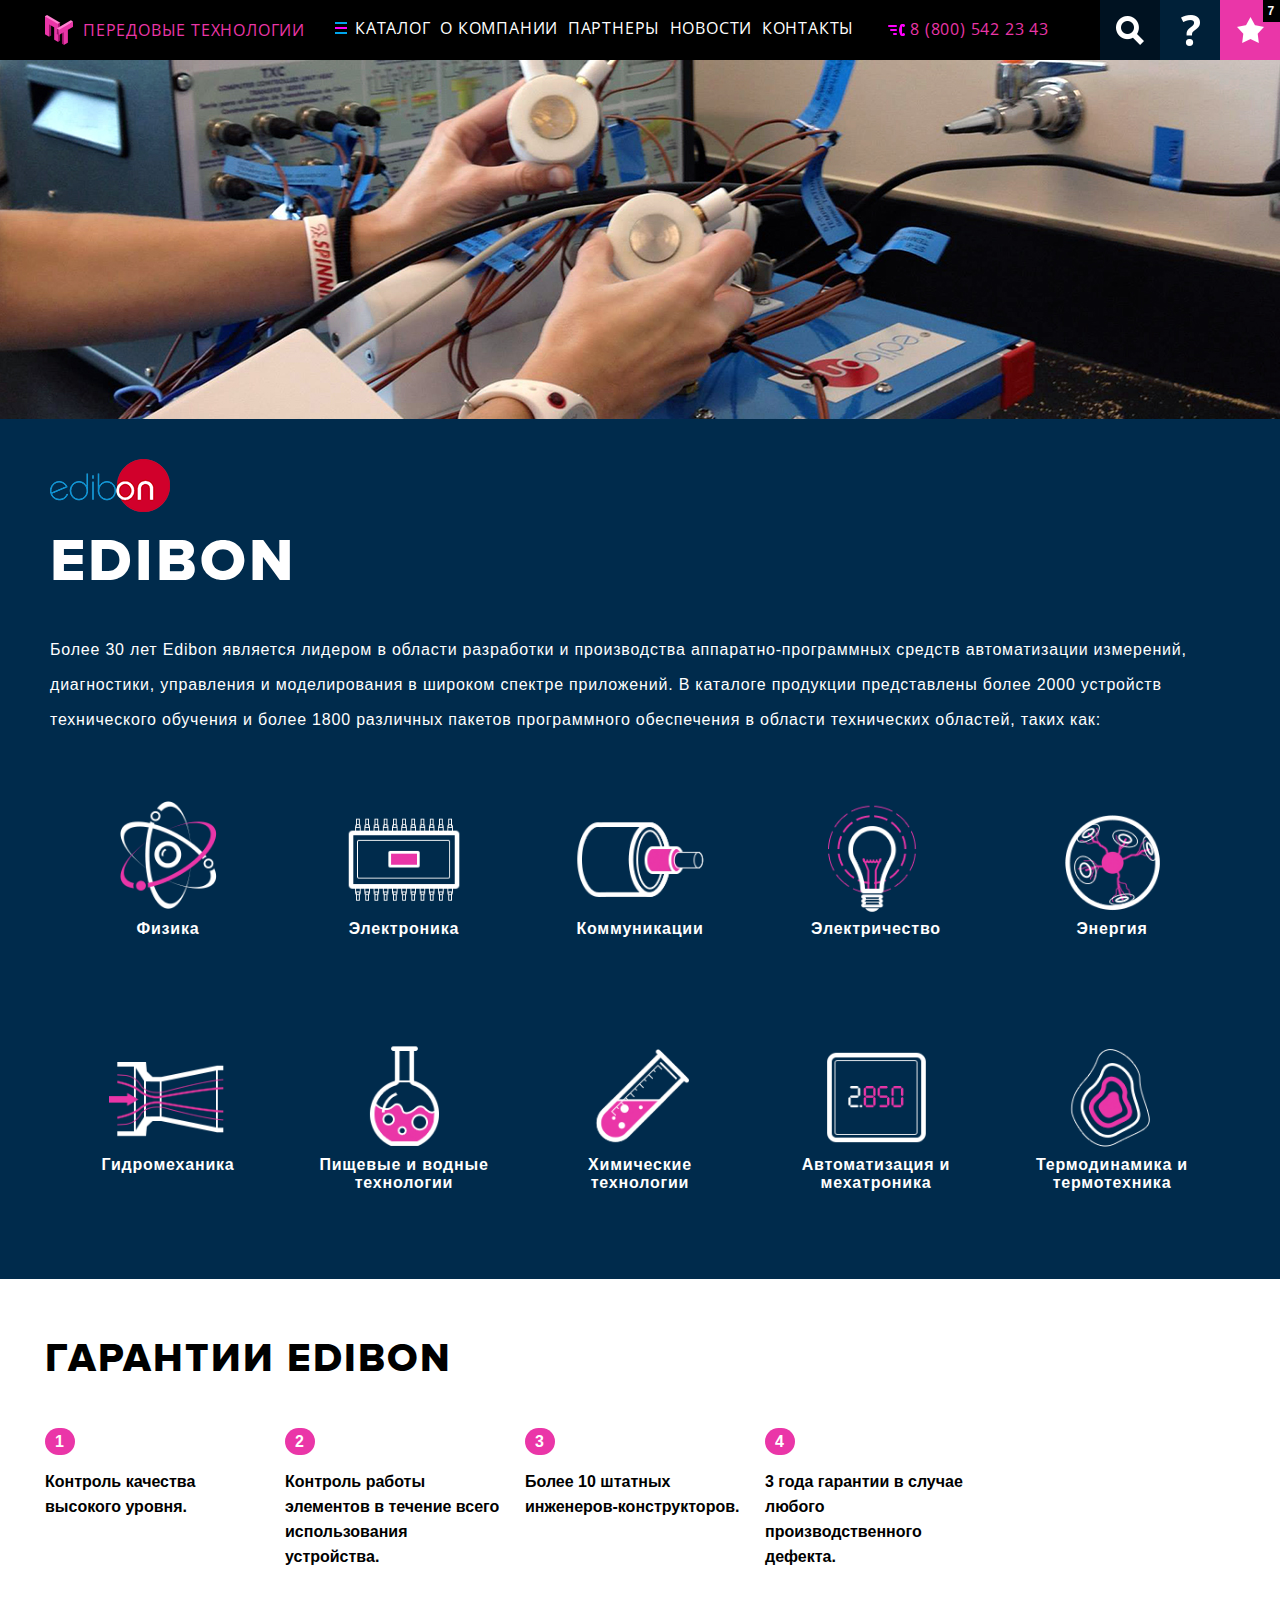
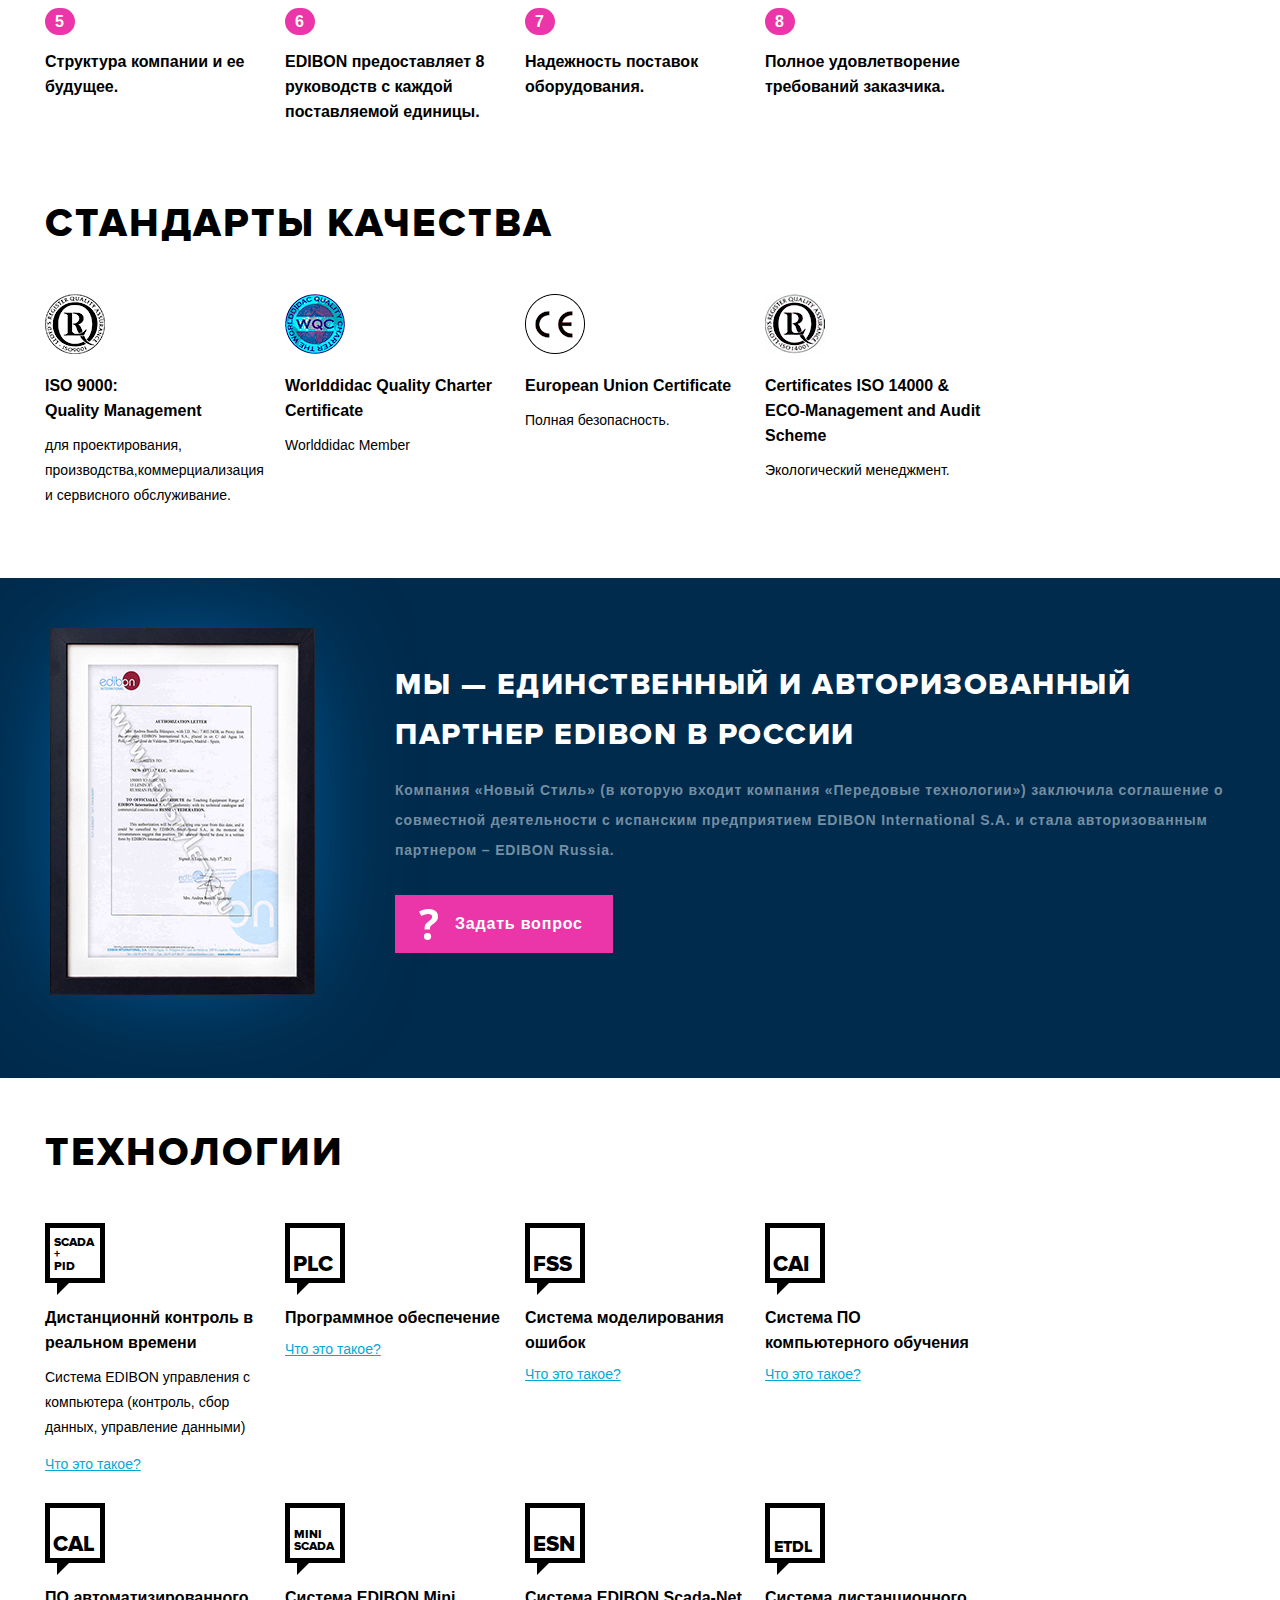
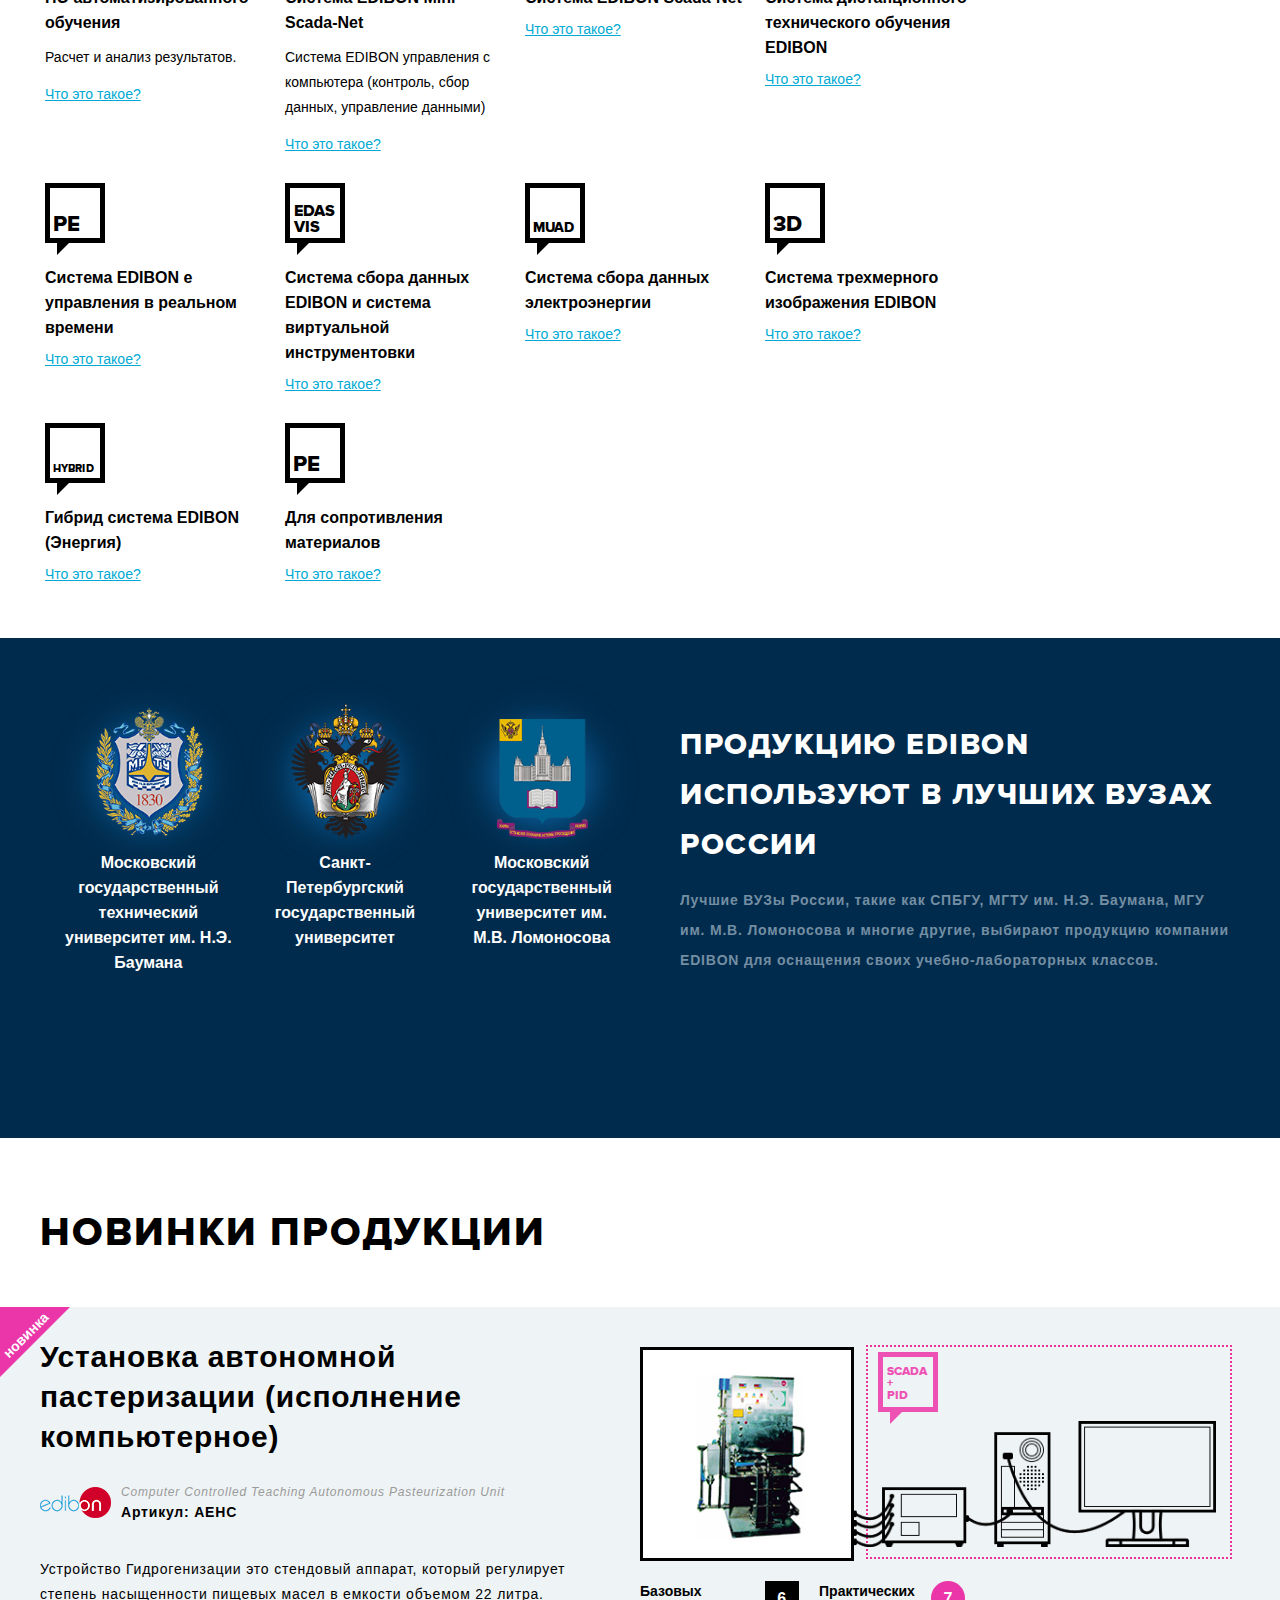
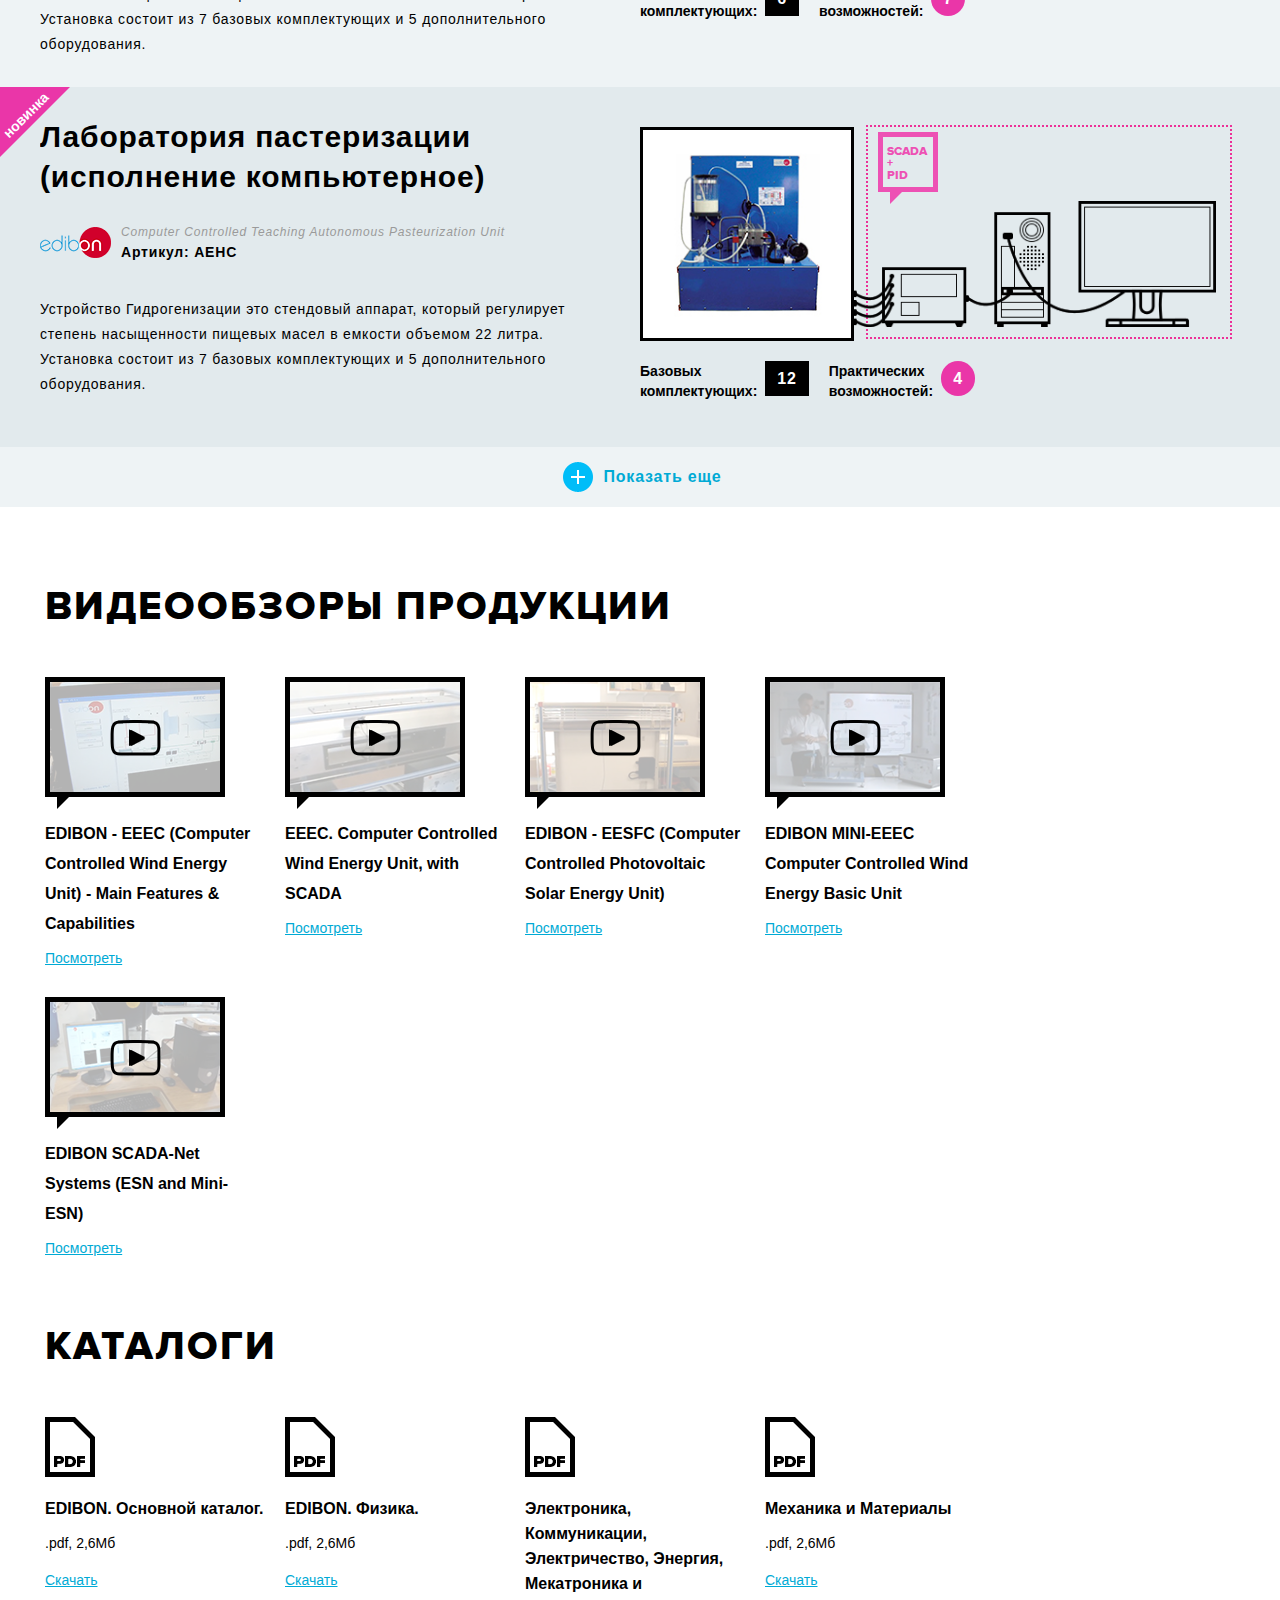
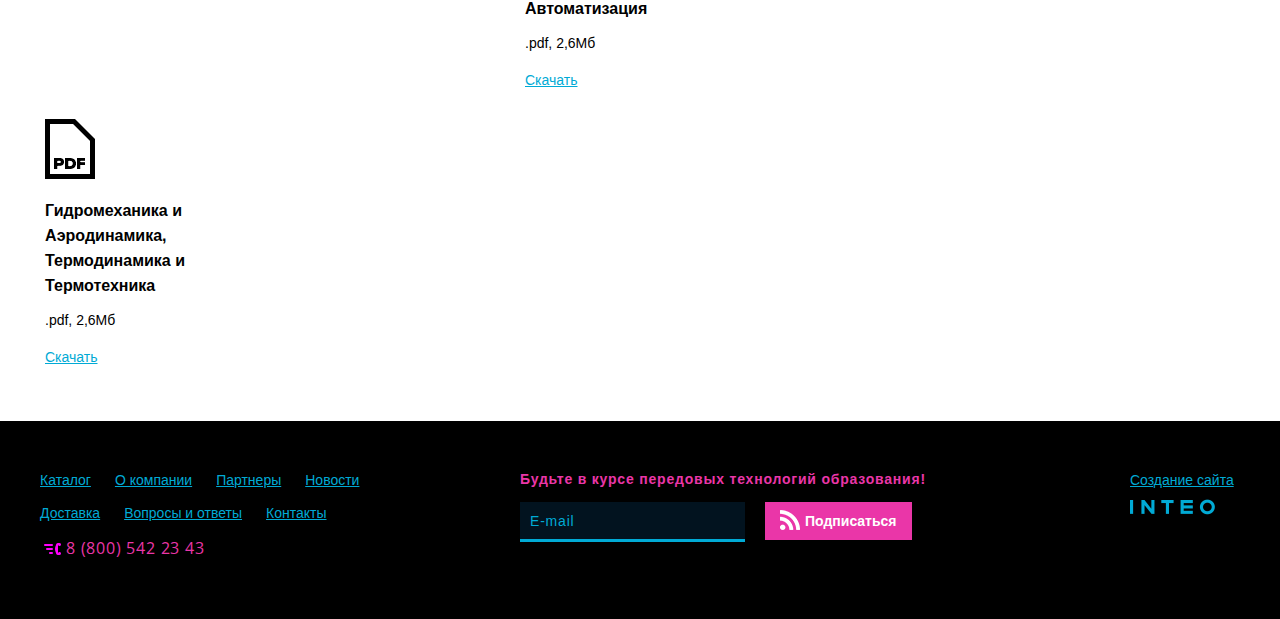
<file: index7.html>
<!doctype html>

<head>
  <meta charset="utf-8">
  <title>AdvTechno</title>
  <meta name="viewport" content="width=1010">
  <meta http-equiv="X-UA-Compatible" content="IE=edge,chrome=1">
  <meta name="description" content="">
  <meta name="keywords" content="">
  <link rel="stylesheet" href="/f/css/main.css">
  <!--[if lte IE 9]><link rel="stylesheet" href="f/css/ie.css"><![endif]-->
  <link rel="stylesheet" href="/f/fancybox/jquery.fancybox.css?v=2.1.5" media="screen">
  <link rel="shortcut icon" href="favicon.ico">
  <link rel="stylesheet" href="/f/css/jquery-ui.css">
  <link rel="stylesheet" href="/f/css/jquery.mCustomScrollbar.css">
  <script src="/f/js/jquery-1.10.2.min.js"></script>
  <link href='http://fonts.googleapis.com/css?family=Open+Sans+Condensed:300,300italic,700&subset=latin,cyrillic-ext,greek-ext,latin-ext,cyrillic' rel='stylesheet' type='text/css'>
   <link href="http://fonts.googleapis.com/css?family=PT+Sans:400,400italic,700|Open+Sans:400,800,600&subset=all" rel="stylesheet">
  <script src="/f/fancybox/jquery.fancybox.pack.js?v=2.1.5"></script>
  <script src="/f/js/jquery-ui-1.10.4.min.js"></script>
  <script src="/f/js/jquery.touchSwipe.min.js"></script>
  <script src="/f/js/jquery.transit.min.js"></script>
  <script src="/f/js/jquery.mCustomScrollbar.js"></script>
  <script src="/f/js/common.js"></script>
  <!--[if lt IE 9]><script src="https://oss.maxcdn.com/libs/respond.js/1.4.2/respond.min.js"></script><![endif]-->
</head>
<body>
  <section class="b-main">
    <header class="b-header   clearfix">
      <a href="/" class="b-header__logo">
        <img src="/f/i/logo-small.png" alt="" class="b-header__logo-img">
        <p class="b-header__logo-text">Передовые технологии</p>
      </a>
      <div class="b-header-btns">
        <div class="scroll-btn_fvr scroll-btn iconize-fvr">
          <span class="scroll-btn__text">Избранное</span>
          <span class="scroll-btn-qty">7</span>
        </div>
        <div class="scroll-btn_qst scroll-btn iconize-qst">
          <span class="scroll-btn__text">Задать вопрос</span>
        </div>
        <div class="scroll-btn_search scroll-btn iconize-search">
          <span class="scroll-btn__text">Поиск</span>
        </div>
      </div>
      <div class="b-header__phone iconize-phone">8 (800) 542 23 43</div>
      <div class="b-header__menu-wrap">
        <ul class="b-header__menu">
          <li class="b-header__menu-item"><a href="#" class="iconize-catalog">Каталог</a>
          </li>
          <li class="b-header__menu-item"><a href="#">О компании</a>
          </li>
          <li class="b-header__menu-item"><a href="#">Партнеры</a>
          </li>
          <li class="b-header__menu-item"><a href="#">Новости</a>
          </li>
          <li class="b-header__menu-item"><a href="#">Контакты</a>
          </li>
        </ul>
      </div>
    </header>
    <section class="b-main-banner b-main-banner_company">
      <img src="/f/i/edibon-banner.jpg" alt="" class="b-main-banner__img">
    </section>
    <section class="b-company-spec">
      <img src="/f/i/fabric1-2.png" alt="" class="b-company-spec__logo">
      <h1 class="b-company-spec__title">EDIBON</h1>
      <p class="b-company-spec__text">Более 30 лет Edibon является лидером в области разработки и производства аппаратно-программных средств автоматизации измерений, диагностики, управления и моделирования в широком спектре приложений. В каталоге продукции представлены более 2000 устройств технического обучения и более 1800 различных пакетов программного обеспечения в области технических областей, таких как:</p>
      <section class="b-spec b-spec_company">
        <div class="b-spec__item ">
          <img src="/f/i/spec-icons/24.png" alt="" class="b-spec__img">
          <a href="#" class="b-spec__text">Физика</a>
        </div><div class="b-spec__item">
          <img src="/f/i/spec-icons/30.png" alt="" class="b-spec__img">
          <a href="#" class="b-spec__text">Электроника</a>
        </div><div class="b-spec__item">
          <img src="/f/i/spec-icons/7.png" alt="" class="b-spec__img">
          <a href="#" class="b-spec__text">Коммуникации</a>
        </div><div class="b-spec__item">
          <img src="/f/i/spec-icons/31.png" alt="" class="b-spec__img">
          <a href="#" class="b-spec__text">Электричество</a>
        </div><div class="b-spec__item">
          <img src="/f/i/spec-icons/29.png" alt="" class="b-spec__img">
          <a href="#" class="b-spec__text">Энергия</a>
        </div><div class="b-spec__item">
          <img src="/f/i/spec-icons/32.png" alt="" class="b-spec__img">
          <a href="#" class="b-spec__text">Гидромеханика</a>
        </div><div class="b-spec__item">
          <img src="/f/i/spec-icons/12.png" alt="" class="b-spec__img">
          <a href="#" class="b-spec__text">Пищевые и водные технологии</a>
        </div><div class="b-spec__item">
          <img src="/f/i/spec-icons/26.png" alt="" class="b-spec__img">
          <a href="#" class="b-spec__text">Химические технологии</a>
        </div><div class="b-spec__item">
          <img src="/f/i/spec-icons/1.png" alt="" class="b-spec__img">
          <a href="#" class="b-spec__text">Автоматизация и мехатроника</a>
        </div><div class="b-spec__item">
          <img src="/f/i/spec-icons/20.png" alt="" class="b-spec__img">
          <a href="#" class="b-spec__text">Термодинамика и термотехника</a>
        </div>
      </section>
    </section>
    <section class="b-wrapper">
      <section class="b-enum">
        <h2 class="b-enum__title b-cut-top">Гарантии EDIBON</h2>
        <div class="b-enum__item">
          <div class="b-enum__preitem">
            <span class="b-enum__num">1</span>
          </div>
          <h3 class="b-enum__subtitle">Контроль качества высокого уровня.</h3>
        </div><div class="b-enum__item">
          <div class="b-enum__preitem ">
            <span class="b-enum__num">2</span>
          </div>
          <h3 class="b-enum__subtitle">Контроль работы элементов в течение всего использования устройства.</h3>
        </div><div class="b-enum__item">
          <div class="b-enum__preitem ">
            <span class="b-enum__num">3</span>
          </div>
          <h3 class="b-enum__subtitle">Более 10 штатных инженеров-конструкторов.</h3>
        </div><div class="b-enum__item">
          <div class="b-enum__preitem">
            <span class="b-enum__num">4</span>
          </div>
          <h3 class="b-enum__subtitle">3 года гарантии в случае любого производственного дефекта.</h3>
        </div><div class="b-enum__item">
          <div class="b-enum__preitem">
            <span class="b-enum__num">5</span>
          </div>
          <h3 class="b-enum__subtitle">Структура компании и ее будущее.</h3>
        </div><div class="b-enum__item">
          <div class="b-enum__preitem">
            <span class="b-enum__num">6</span>
          </div>
          <h3 class="b-enum__subtitle">EDIBON предоставляет 8 руководств с каждой поставляемой единицы.</h3>
        </div><div class="b-enum__item">
          <div class="b-enum__preitem">
            <span class="b-enum__num">7</span>
          </div>
          <h3 class="b-enum__subtitle">Надежность поставок оборудования.</h3>
        </div><div class="b-enum__item">
          <div class="b-enum__preitem">
            <span class="b-enum__num">8</span>
          </div>
          <h3 class="b-enum__subtitle">Полное удовлетворение требований заказчика.</h3>
        </div>
      </section>
      <section class="b-enum">
        <h2 class="b-enum__title">Стандарты качества</h2>
        <div class="b-enum__item">
          <div class="b-enum__preitem">
            <div class="iconize-standard iconize-standard_1"></div>
          </div>
          <h3 class="b-enum__subtitle">ISO 9000:<br> Quality Management</h3>
          <p class="b-enum__text">для проектирования, производства,коммерциализация и сервисного обслуживание.</p>
        </div><div class="b-enum__item">
          <div class="b-enum__preitem">
            <div class="iconize-standard iconize-standard_2"></div>
          </div>
          <h3 class="b-enum__subtitle">Worlddidac Quality Charter Certificate</h3>
          <p class="b-enum__text">Worlddidac Member</p>
        </div><div class="b-enum__item">
          <div class="b-enum__preitem">
            <div class="iconize-standard iconize-standard_3"></div>
          </div>
          <h3 class="b-enum__subtitle">European Union Certificate</h3>
          <p class="b-enum__text">Полная безопасность.</p>
        </div><div class="b-enum__item">
          <div class="b-enum__preitem">
            <div class="iconize-standard iconize-standard_4"></div>
          </div>
          <h3 class="b-enum__subtitle">Certificates ISO 14000 & ECO-Management and Audit Scheme</h3>
          <p class="b-enum__text">Экологический менеджмент.</p>
        </div>
      </section>
    </section>
    <section class="b-company-banner">
      <div class="b-company-banner__img">
        <img src="/f/i/certif.jpg" alt="">
      </div>
      <div class="b-company-banner__content">
        <h2 class="b-company-banner__title">Мы — единственный и авторизованный партнер EDIBON в россии</h2>
        <p class="b-company-banner__text">Компания «Новый Стиль» (в которую входит компания «Передовые технологии») заключила соглашение о совместной деятельности с испанским предприятием EDIBON International S.A. и стала авторизованным партнером – EDIBON Russia.</p>
        <a href="#b-question-popup" class="b-question-popup-link b-company-banner__btn magenta-btn"><span class="iconize-qst iconize-qst_btn"></span>Задать вопрос</a>
      </div>
    </section>
    <section class="b-wrapper b-cut-top">
      <section class="b-enum">
        <h2 class="b-enum__title">технологии</h2>
        <div class="b-enum__item">
          <div class="b-enum__preitem b-enum__link b-techno-ico b-ico-arrowed b-ico-arrowed_black b-techno-ico_black b-techno-ico_small"><p>scada <br>+<br> pid</p></div>
          <h3 class="b-enum__subtitle">Дистанционнй контроль в реальном времени</h3>
          <p class="b-enum__text">Система EDIBON управления с компьютера (контроль, сбор данных, управление данными)</p>
          <a href="#" class="link b-enum__link">Что это такое?</a>
        </div><div class="b-enum__item">
          <div class="b-enum__preitem b-enum__link b-techno-ico b-ico-arrowed b-ico-arrowed_black b-techno-ico_black"><p>plc</p></div>
          <h3 class="b-enum__subtitle">Программное обеспечение</h3>
          <a href="#" class="link b-enum__link">Что это такое?</a>
        </div><div class="b-enum__item">
          <div class="b-enum__preitem b-enum__link b-techno-ico b-ico-arrowed b-ico-arrowed_black b-techno-ico_black"><p>fss</p></div>
          <h3 class="b-enum__subtitle">Система моделирования ошибок</h3>
          <a href="#" class="link b-enum__link">Что это такое?</a>
        </div><div class="b-enum__item">
          <div class="b-enum__preitem b-enum__link b-techno-ico b-ico-arrowed b-ico-arrowed_black b-techno-ico_black"><p>cai</p></div>
          <h3 class="b-enum__subtitle">Система ПО компьютерного обучения</h3>
          <a href="#" class="link b-enum__link">Что это такое?</a>
        </div><div class="b-enum__item">
          <div class="b-enum__preitem b-enum__link b-techno-ico b-ico-arrowed b-ico-arrowed_black b-techno-ico_black"><p>cal</p></div>
          <h3 class="b-enum__subtitle">ПО автоматизированного обучения</h3>
          <p class="b-enum__text">Расчет и анализ результатов.</p>
          <a href="#" class="link b-enum__link">Что это такое?</a>
        </div><div class="b-enum__item">
          <div class="b-enum__preitem b-enum__link b-techno-ico b-ico-arrowed b-ico-arrowed_black b-techno-ico_black b-techno-ico_small"><p>mini <br> scada</p></div>
          <h3 class="b-enum__subtitle">Система EDIBON Mini Scada-Net</h3>
          <p class="b-enum__text">Система EDIBON управления с компьютера (контроль, сбор данных, управление данными)</p>
          <a href="#" class="link b-enum__link">Что это такое?</a>
        </div><div class="b-enum__item">
          <div class="b-enum__preitem b-enum__link b-techno-ico b-ico-arrowed b-ico-arrowed_black b-techno-ico_black"><p>esn</p></div>
          <h3 class="b-enum__subtitle">Система EDIBON Scada-Net</h3>
          <a href="#" class="link b-enum__link">Что это такое?</a>
        </div><div class="b-enum__item">
          <div class="b-enum__preitem b-enum__link b-techno-ico b-ico-arrowed b-ico-arrowed_black b-techno-ico_black b-techno-ico_med"><p>etdl</p></div>
          <h3 class="b-enum__subtitle">Система дистанционного технического обучения EDIBON</h3>
          <a href="#" class="link b-enum__link">Что это такое?</a>
        </div><div class="b-enum__item">
          <div class="b-enum__preitem b-enum__link b-techno-ico b-ico-arrowed b-ico-arrowed_black b-techno-ico_black"><p>pe</p></div>
          <h3 class="b-enum__subtitle">Система EDIBON e управления в реальном времени</h3>
          <a href="#" class="link b-enum__link">Что это такое?</a>
        </div><div class="b-enum__item">
          <div class="b-enum__preitem b-enum__link b-techno-ico b-ico-arrowed b-ico-arrowed_black b-techno-ico_black b-techno-ico_med"><p>edas vis</p></div>
          <h3 class="b-enum__subtitle">Система сбора данных EDIBON и система виртуальной инструментовки</h3>
          <a href="#" class="link b-enum__link">Что это такое?</a>
        </div><div class="b-enum__item">
          <div class="b-enum__preitem b-enum__link b-techno-ico b-ico-arrowed b-ico-arrowed_black b-techno-ico_black b-techno-ico_muad"><p>muad</p></div>
          <h3 class="b-enum__subtitle">Система сбора данных электроэнергии</h3>
          <a href="#" class="link b-enum__link">Что это такое?</a>
        </div><div class="b-enum__item">
          <div class="b-enum__preitem b-enum__link b-techno-ico b-ico-arrowed b-ico-arrowed_black b-techno-ico_black"><p>3d</p></div>
          <h3 class="b-enum__subtitle">Система трехмерного изображения EDIBON</h3>
          <a href="#" class="link b-enum__link">Что это такое?</a>
        </div><div class="b-enum__item">
          <div class="b-enum__preitem b-enum__link b-techno-ico b-ico-arrowed b-ico-arrowed_black b-techno-ico_black b-techno-ico_tiny"><p>hybrid</p></div>
          <h3 class="b-enum__subtitle">Гибрид cистема EDIBON (Энергия)</h3>
          <a href="#" class="link b-enum__link">Что это такое?</a>
        </div><div class="b-enum__item">
          <div class="b-enum__preitem b-enum__link b-techno-ico b-ico-arrowed b-ico-arrowed_black b-techno-ico_black"><p>pe</p></div>
          <h3 class="b-enum__subtitle">Для cопротивления материалов</h3>
          <a href="#" class="link b-enum__link">Что это такое?</a>
        </div>
      </section>
    </section>
    <section class="b-company-banner">
      <div class="b-company-banner__img b-company-banner__img_no-shadow b-company-banner__img_vuz">
        <div class="b-company-banner__img-wrap">
          <img src="/f/i/vuz1.png" alt="">
          <p class="b-company-banner__img-title">Московский государственный технический университет им. Н.Э. Баумана</p>
        </div><div class="b-company-banner__img-wrap">
          <img src="/f/i/vuz2.png" alt="">
          <p class="b-company-banner__img-title">Санкт-Петербургский государственный университет</p>
        </div><div class="b-company-banner__img-wrap">
          <img src="/f/i/vuz3.png" alt="">
          <p class="b-company-banner__img-title">Московский государственный университет им. М.В. Ломоносова</p>
        </div>
      </div>
      <div class="b-company-banner__content">
        <h2 class="b-company-banner__title">продукцию edibon используют в лучших вузах россии</h2>
        <p class="b-company-banner__text">Лучшие ВУЗы России, такие как СПБГУ, МГТУ им. Н.Э. Баумана, МГУ им. М.В. Ломоносова и многие другие, выбирают продукцию компании EDIBON для оснащения своих учебно-лабораторных классов.</p>
      </div>
    </section>
    <section class="b-equip" style="margin-top: 40px;">
      <h2 class="b-equip__title">Новинки продукции</h2>
      <div class="b-equip__item">
        <div class="b-new"><div class="b-new__text">новинка</div></div>
        <div class="b-equip__item-right">
          <img src="/f/i/equip/1.jpg" alt="" class="b-equip__item-img"><div class="b-equip__item-scheme-wrap">
            <img src="/f/i/base-complect.png" alt="" class="b-equip__item-scheme">
            <div class="b-techno-ico b-ico-arrowed b-techno-ico_sc-pid b-techno-ico_small b-techno-ico_equip"><p>scada <br>+<br> pid</p></div>
          </div>
          <div class="b-equip__item-detail-wrap">
            <div class="b-equip__item-detail">
              <p class="b-equip__item-detail-text">Базовых
                <br>комплектующих:</p>
              <span class="b-equip__item-detail-value">6</span>
            </div><div class="b-equip__item-detail">
              <p class="b-equip__item-detail-text">Практических
                <br>возможностей:</p>
              <span class="b-equip__item-detail-value b-equip__item-detail-value_rounded">7</span>
            </div>
          </div>
        </div>
        <div class="b-equip__item-left">
          <h3 class="b-equip__item-title">Установка автономной пастеризации (исполнение компьютерное)</h3>
          <img src="/f/i/fabric1.png" alt="" class="b-equip__item-fabric-icon">
          <div class="b-equip__item-fabric-cont">
            <p class="b-equip__item-italic-text">Computer Controlled Teaching Autonomous Pasteurization Unit</p>
            <span class="b-equip__item-artic">Артикул: AEHC</span>
          </div>
          <p class="b-equip__item-text">Устройство Гидрогенизации это стендовый аппарат, который регулирует степень насыщенности пищевых масел в емкости объемом 22 литра. Установка состоит из 7 базовых комплектующих и 5 дополнительного оборудования.</p>
          <div class="b-control_left b-equip-control b-control clearfix">
            <div class="scroll-btn_price scroll-btn iconize-price">
              <span class="scroll-btn__text">Узнать цену</span>
            </div>
            <div class="scroll-btn_fvr scroll-btn iconize-fvr">
              <span class="scroll-btn__text">Добавить в избранное</span>
            </div>
            <div class="scroll-btn_qst scroll-btn iconize-qst">
              <span class="scroll-btn__text">Задать вопрос</span>
            </div>
          </div>
        </div>
      </div>
      <div class="b-equip__item b-equip__item_dark">
        <div class="b-new"><div class="b-new__text">новинка</div></div>
        <div class="b-equip__item-right">
          <img src="/f/i/equip/2.jpg" alt="" class="b-equip__item-img"><div class="b-equip__item-scheme-wrap">
            <img src="/f/i/base-complect.png" alt="" class="b-equip__item-scheme">
            <div class="b-techno-ico b-ico-arrowed b-techno-ico_sc-pid b-techno-ico_small b-techno-ico_equip"><p>scada <br>+<br> pid</p></div>
          </div>
          <div class="b-equip__item-detail-wrap">
            <div class="b-equip__item-detail">
              <p class="b-equip__item-detail-text">Базовых
                <br>комплектующих:</p>
              <span class="b-equip__item-detail-value">12</span>
            </div><div class="b-equip__item-detail">
              <p class="b-equip__item-detail-text">Практических
                <br>возможностей:</p>
              <span class="b-equip__item-detail-value b-equip__item-detail-value_rounded">4</span>
            </div>
          </div>
        </div>
        <div class="b-equip__item-left">
          <h3 class="b-equip__item-title">Лаборатория пастеризации (исполнение компьютерное)</h3>
          <img src="/f/i/fabric1.png" alt="" class="b-equip__item-fabric-icon">
          <div class="b-equip__item-fabric-cont">
            <p class="b-equip__item-italic-text">Computer Controlled Teaching Autonomous Pasteurization Unit</p>
            <span class="b-equip__item-artic">Артикул: AEHC</span>
          </div>
          <p class="b-equip__item-text">Устройство Гидрогенизации это стендовый аппарат, который регулирует степень насыщенности пищевых масел в емкости объемом 22 литра. Установка состоит из 7 базовых комплектующих и 5 дополнительного оборудования.</p>
          <div class="b-control_left b-equip-control b-control clearfix">
            <div class="scroll-btn_price scroll-btn iconize-price">
              <span class="scroll-btn__text">Узнать цену</span>
            </div>
            <div class="scroll-btn_fvr scroll-btn iconize-fvr">
              <span class="scroll-btn__text">Добавить в избранное</span>
            </div>
            <div class="scroll-btn_qst scroll-btn iconize-qst">
              <span class="scroll-btn__text">Задать вопрос</span>
            </div>
          </div>
        </div>
      </div>
      <div class="b-show-more b-show-more_color_grey">
        <span class="b-show-more__btn iconize-plus">Показать еще</span>
      </div>
    </section>
    <section class="b-wrapper">
      <section class="b-enum">
        <h2 class="b-enum__title">Видеообзоры продукции</h2>
        <div class="b-enum__item">
          <div class="b-enum__preitem b-enum__link b-video-ico b-ico-arrowed b-ico-arrowed_black">
            <div class="b-enum__preitem-mask"></div>
            <img src="/f/i/video1.jpg" alt="">
          </div>
          <h3 class="b-enum__subtitle b-enum__subtitle_lh_30">EDIBON - EEEC (Computer Controlled Wind Energy Unit) - Main Features & Capabilities</h3>
          <a href="#" class="link b-enum__link">Посмотреть</a>
        </div><div class="b-enum__item">
          <div class="b-enum__preitem b-enum__link b-video-ico b-ico-arrowed b-ico-arrowed_black">
            <div class="b-enum__preitem-mask"></div>
            <img src="/f/i/video2.jpg" alt="">
          </div>
          <h3 class="b-enum__subtitle b-enum__subtitle_lh_30">EEEC. Computer Controlled Wind Energy Unit, with SCADA</h3>
          <a href="#" class="link b-enum__link">Посмотреть</a>
        </div><div class="b-enum__item">
          <div class="b-enum__preitem b-enum__link b-video-ico b-ico-arrowed b-ico-arrowed_black">
            <div class="b-enum__preitem-mask"></div>
            <img src="/f/i/video3.jpg" alt="">
          </div>
          <h3 class="b-enum__subtitle b-enum__subtitle_lh_30">EDIBON - EESFC (Computer Controlled Photovoltaic Solar Energy Unit)</h3>
          <a href="#" class="link b-enum__link">Посмотреть</a>
        </div><div class="b-enum__item">
          <div class="b-enum__preitem b-enum__link b-video-ico b-ico-arrowed b-ico-arrowed_black">
            <div class="b-enum__preitem-mask"></div>
            <img src="/f/i/video4.jpg" alt="">
          </div>
          <h3 class="b-enum__subtitle b-enum__subtitle_lh_30">EDIBON MINI-EEEC Computer Controlled Wind Energy Basic Unit</h3>
          <a href="#" class="link b-enum__link">Посмотреть</a>
        </div><div class="b-enum__item">
          <div class="b-enum__preitem b-enum__link b-video-ico b-ico-arrowed b-ico-arrowed_black">
            <div class="b-enum__preitem-mask"></div>
            <img src="/f/i/video5.jpg" alt="">
          </div>
          <h3 class="b-enum__subtitle b-enum__subtitle_lh_30">EDIBON SCADA-Net Systems (ESN and Mini-ESN)</h3>
          <a href="#" class="link b-enum__link">Посмотреть</a>
        </div>
      </section>
      <section class="b-enum">
        <h2 class="b-enum__title">Каталоги</h2>
        <div class="b-enum__item">
          <div class="b-enum__preitem b-enum__link iconize-file iconize-file_pdf"></div>
          <h3 class="b-enum__subtitle">EDIBON. Основной каталог.</h3>
          <p class="b-enum__text">.pdf, 2,6Мб</p>
          <a href="#" class="link b-enum__link">Скачать</a>
        </div><div class="b-enum__item">
          <div class="b-enum__preitem b-enum__link iconize-file iconize-file_pdf"></div>
          <h3 class="b-enum__subtitle">EDIBON. Физика.</h3>
          <p class="b-enum__text">.pdf, 2,6Мб</p>
          <a href="#" class="link b-enum__link">Скачать</a>
        </div><div class="b-enum__item">
          <div class="b-enum__preitem b-enum__link iconize-file iconize-file_pdf"></div>
          <h3 class="b-enum__subtitle">Электроника, Коммуникации, Электричество, Энергия, Мекатроника и Автоматизация</h3>
          <p class="b-enum__text">.pdf, 2,6Мб</p>
          <a href="#" class="link b-enum__link">Скачать</a>
        </div><div class="b-enum__item">
          <div class="b-enum__preitem b-enum__link iconize-file iconize-file_pdf"></div>
          <h3 class="b-enum__subtitle">Механика и Материалы</h3>
          <p class="b-enum__text">.pdf, 2,6Мб</p>
          <a href="#" class="link b-enum__link">Скачать</a>
        </div><div class="b-enum__item">
          <div class="b-enum__preitem b-enum__link iconize-file iconize-file_pdf"></div>
          <h3 class="b-enum__subtitle">Гидромеханика и Аэродинамика, Термодинамика и Термотехника</h3>
          <p class="b-enum__text">.pdf, 2,6Мб</p>
          <a href="#" class="link b-enum__link">Скачать</a>
        </div>
      </section>
    </section>
    <footer class="b-footer clearfix">
      <ul class="b-footer-menu">
        <li class="b-footer-menu__item"><a href="#" class="link">Каталог</a>
        </li><li class="b-footer-menu__item"><a href="#" class="link">О компании</a>
        </li><li class="b-footer-menu__item"><a href="#" class="link">Партнеры</a>
        </li><li class="b-footer-menu__item"><a href="#" class="link">Новости</a>
        </li><li class="b-footer-menu__item"><a class="b-list-popup-link link" href="#b-list-popup">Доставка</a>
        </li><li class="b-footer-menu__item"><a class="b-question-popup-link link" href="#b-question-popup">Вопросы и ответы</a>
        </li><li class="b-footer-menu__item"><a class="b-question-ok-popup-link link" href="#b-question-ok-popup">Контакты</a>
        </li><li class="b-footer-menu__item b-footer-menu__item_phone"><span class="iconize-phone">8 (800) 542 23 43</span></li>
      </ul>
      <a href="#" class="b-footer-made-by">
        <span class="b-footer-made-by__text">Создание сайта</span>
        <span class="b-footer-made-by__img"></span>
      </a>
      <div class="b-footer-form-wrap">
        <form action="" class="b-footer-form">
          <p class="b-footer-form__title">Будьте в курсе передовых технологий образования!</p>
          <input class="b-footer-form__text input input_small input-placeholder" id="subscribe-input" type="email" value="" placeholder="E-mail"/><button id="b-footer-form__submit" class="b-footer-form__submit magenta-btn"><span class="iconize-subscribe"></span>Подписаться</button>
        </form>
      </div>
    </footer>
  </section>
  <div class="b-popups">
    <div class="b-num-popup b-popup" id="b-1-popup">
      <span class="popup__close iconize-close iconize-close_black-magenta " onclick="fancy_close();"></span>
      <div class="b-num-popup__scroll">
        <div class="b-num-popup__scroll-holder">
          <div class="b-product-equip__item b-product-equip-item">
            <div class="b-product-equip-item__img b-product-equip-item__img_popup">
              <img src="/f/i/equip/10.jpg" alt="">
            </div>
            <div class="b-product-equip-item__detail">
              <span class="b-product-equip-item__num b-product-equip-item__num_popup b-product__equip-num">1</span>
              <p class="b-product-equip-item__title" style="margin-top: 30px;">Установка по работе с химическими реакторами</p>
              <p class="b-product-equip-item__name">AEHC. Computer Controlled Hydrogenation Unit.</p>
              <p class="b-product-equip-item__text">Устройство Гидрогенизации это стендовый аппарат, который регулирует степень насыщенности пищевых масел в емкости объемом 22 литра.</p>
              <span class="b-product-equip-item__subtitle">Основные возможности:</span>
              <ul class="b-product-equip__abil b-product-equip__abil_untop b-product-equip-abil">
                <li class="b-product-equip-abil__item b-product-equip-abil-item">
                  <p class="b-product-equip-abil-item__text">Изучение влияния температуры на рабочий процесс.</p>
                </li>
                <li class="b-product-equip-abil__item b-product-equip-abil-item">
                  <p class="b-product-equip-abil-item__text">Изучение оказываемого воздействия на рабочий процесс устройством для перемешивания.</p>
                </li>
                <li class="b-product-equip-abil__item b-product-equip-abil-item">
                  <p class="b-product-equip-abil-item__text">Изучение влияния на рабочий процесс изменения давления водородного газа.</p>
                </li>
                <li class="b-product-equip-abil__item b-product-equip-abil-item">
                  <p class="b-product-equip-abil-item__text">Работа с промышленным устройством гидрогенизации, выполненным в мелком масштабе.</p>
                </li>
                <li class="b-product-equip-abil__item b-product-equip-abil-item">
                  <p class="b-product-equip-abil-item__text">Определение оптимальной дозировки катализатора.</p>
                </li>
                <li class="b-product-equip-abil__item b-product-equip-abil-item">
                  <p class="b-product-equip-abil-item__text">Демонстрация работы фильтра в процессе регенерации катализатора.</p>
                </li>
                <li class="b-product-equip-abil__item b-product-equip-abil-item">
                  <p class="b-product-equip-abil-item__text">Изучение различных видов катализаторов.</p>
                </li>
              </ul>
            </div>
          </div>
        </div>
      </div>
    </div>
    <form class="b-question-popup b-popup b-form" id="b-question-popup">
      <div class="b-popup-head">
        <span class="b-popup-head__text iconize-qst">Задать вопрос</span>
        <span class="popup__close iconize-close" onclick="fancy_close();"></span>
      </div>
      <div class="b-popup-wrap">
        <input class="input input-placeholder" id="b-question-popup__name-input" type="text" value="" placeholder="Наименование учреждения"/>         
        <input class="input b-form__half input-placeholder" id="b-question-popup__phone-input" type="tel" value="" placeholder="Телефон"/><input class="input b-form__half b-form__half_right input-placeholder" id="b-question-popup__email-input" type="email" value="" placeholder="E-Mail"/>
        <!--  <div class="input-wrap b-form__half iconize-input-correct">
       <input class="input input-placeholder" id="b-question-popup__email-input" type="email" value="" placeholder="E-Mail"/>
     </div> -->
        <!-- <div class="input-wrap b-form__half iconize-input-incorrect">
        <input class="input input-placeholder" id="b-question-popup__email-input" type="email" value="" placeholder="E-Mail"/>
      </div> -->
        <textarea class="input input-area input-placeholder" id="b-question-popup__text-input" placeholder="Ваш вопрос"></textarea>
        <div class="b-btn-wrap">
          <input type="submit" id="b-question-popup__submit" class="magenta-btn" value="Отправить">
          <!--<input type="submit" id="b-question-popup__submit" class="magenta-btn_inactive magenta-btn" value="Отправить"> -->
        </div>
      </div>
    </form>
    <div class="b-question-ok-popup b-popup b-form" id="b-question-ok-popup">
      <div class="b-popup-wrap">
        <span class="b-popup__title">Ваш вопрос получен</span>
        <p class="b-popup__text">Мы свяжемся с Вами
          <br>в самое ближайшее время!</p>
        <div class="b-btn-wrap">
          <span class="magenta-btn" onclick="fancy_close();">Спасибо</span>
        </div>
      </div>
    </div>
    <form class="b-list-popup b-popup b-form" id="b-list-popup">
      <div class="b-form__head b-form-head">
        <span class="b-form-head__text iconize-qst2">Опросный лист</span>
        <span class="popup__close iconize-close iconize-close_black" onclick="fancy_close();"></span>
      </div>
      <div class="b-form__wrap">
        <span class="b-list-popup__title b-cut-top">Контактные данные</span>
        <input class="input input_small b-form__half input-placeholder" id="b-list-popup__name-input" type="text" value="" placeholder="Наименование учреждения"/><input class="input input-placeholder input_small b-form__half b-form__half_right" id="b-list-popup__contact-input" type="text" value="" placeholder="Контактное лицо"/>
        <div class="b-form__half">
          <input class="input input-placeholder input_small b-form__half" id="b-list-popup__phone-input" type="tel" value="" placeholder="Телефон"/><input class="input input-placeholder input_small b-form__half b-form__half_right" id="b-list-popup__email-input" type="email" value="" placeholder="E-Mail"/>
        </div>
        <span class="b-list-popup__title">Сфера деятельности</span>
        <div class="b-radio-wrap">
          <input id="param1" class="radio" type="radio" name="list_radio" checked/>
          <label class="b-list-popup-label label" for="param1">Образовательное учреждение</label>
        </div>
        <div class="b-radio-wrap">
          <input id="param2" class="radio" type="radio" name="list_radio" />
          <label class="label" for="param2">Учебный центр</label>
        </div>
        <div class="b-radio-wrap">
          <input id="param3" class="radio" type="radio" name="list_radio" />
          <label class="label" for="param3">Коммерческая организация</label>
        </div>
        <span class="b-list-popup__title">Планируемый бюджет</span>
        <div id="slider-range" class="b-range">
          <span class="b-range__min">50 000
            <span class="rub">&#8377</span>
          </span>
          <span class="b-range__max">50 млн.
            <span class="rub">&#8377</span>
          </span>
          <span class="b-range__cur-min">От
            <span class="b-range__cur-min-value">100 000</span>
            <span class="rub">&#8377</span>
          </span>
          <span class="b-range__cur-max">До
            <span class="b-range__cur-max-value">30 млн.</span>
            <span class="rub">&#8377</span>
          </span>
        </div>
        <p class="b-list-popup-range__hint">Если у вас выделен определенный бюджет, вы можете отталкиваться от него</p>
        <span class="b-list-popup__title b-cut-top">Специальности</span>
        <ul class="b-list-popup-spec">
          <li class="b-list-popup-spec__item">
            <div class="b-check-wrap">
              <input id="param4" class="checkbox" type="checkbox" name="list_check" />
              <label class="label" for="param4">Автоматизация и мехатроника</label>
            </div>
          </li>
          <li class="b-list-popup-spec__item">
            <div class="b-check-wrap">
              <input id="param5" class="checkbox" type="checkbox" name="list_check" />
              <label class="label" for="param5">Автомобили и автомобильное хозяйство</label>
            </div>
          </li>
          <li class="b-list-popup-spec__item">
            <div class="b-check-wrap">
              <input id="param6" class="checkbox" type="checkbox" name="list_check" />
              <label class="label" for="param6">Аэродинамика</label>
            </div>
          </li>
          <li class="b-list-popup-spec__item">
            <div class="b-check-wrap">
              <input id="param7" class="checkbox" type="checkbox" name="list_check" />
              <label class="label" for="param7">Аэрокосмическая техника</label>
            </div>
          </li>
          <li class="b-list-popup-spec__item">
            <div class="b-check-wrap">
              <input id="param8" class="checkbox" type="checkbox" name="list_check" />
              <label class="label" for="param8">Биология</label>
            </div>
          </li>
          <li class="b-list-popup-spec__item">
            <div class="b-check-wrap">
              <input id="param9" class="checkbox" type="checkbox" name="list_check" />
              <label class="label" for="param9">Биотехнологии</label>
            </div>
          </li>
          <li class="b-list-popup-spec__item">
            <div class="b-check-wrap">
              <input id="param10" class="checkbox" type="checkbox" name="list_check" />
              <label class="label" for="param10">Вычислительная и микропроцессорная техника. Схемотехника</label>
            </div>
          </li>
          <li class="b-list-popup-spec__item">
            <div class="b-check-wrap">
              <input id="param11" class="checkbox" type="checkbox" name="list_check" />
              <label class="label" for="param11">Коммуникации</label>
            </div>
          </li>
          <li class="b-list-popup-spec__item">
            <div class="b-check-wrap">
              <input id="param12" class="checkbox" type="checkbox" name="list_check" />
              <label class="label" for="param12">Медицина</label>
            </div>
          </li>
          <li class="b-list-popup-spec__item">
            <div class="b-check-wrap">
              <input id="param13" class="checkbox" type="checkbox" name="list_check" />
              <label class="label" for="param13">Науки о Земле</label>
            </div>
          </li>
          <li class="b-list-popup-spec__item">
            <div class="b-check-wrap">
              <input id="param14" class="checkbox" type="checkbox" name="list_check" />
              <label class="label" for="param14">Нефтегазовая промышленность</label>
            </div>
          </li>
          <li class="b-list-popup-spec__item">
            <div class="b-check-wrap">
              <input id="param15" class="checkbox" type="checkbox" name="list_check" />
              <label class="label" for="param15">Пищевые и водные технологии</label>
            </div>
          </li>
          <li class="b-list-popup-spec__item">
            <div class="b-check-wrap">
              <input id="param16" class="checkbox" type="checkbox" name="list_check" />
              <label class="label" for="param16">Прикладная оптика - фотоника</label>
            </div>
          </li>
          <li class="b-list-popup-spec__item">
            <div class="b-check-wrap">
              <input id="param17" class="checkbox" type="checkbox" name="list_check" />
              <label class="label" for="param17">Прикладная механика</label>
            </div>
          </li>
          <li class="b-list-popup-spec__item">
            <div class="b-check-wrap">
              <input id="param34" class="checkbox" type="checkbox" name="list_check" />
              <label class="label" for="param34">Пищевая химия</label>
            </div>
          </li>
          <li class="b-list-popup-spec__item">
            <div class="b-check-wrap">
              <input id="param18" class="checkbox" type="checkbox" name="list_check" />
              <label class="label" for="param18">Радиотехника. Телекоммуникации. Сети ЭВМ</label>
            </div>
          </li>
          <li class="b-list-popup-spec__item">
            <div class="b-check-wrap">
              <input id="param19" class="checkbox" type="checkbox" name="list_check" />
              <label class="label" for="param19">Робототехника</label>
            </div>
          </li>
          <li class="b-list-popup-spec__item">
            <div class="b-check-wrap">
              <input id="param20" class="checkbox" type="checkbox" name="list_check" />
              <label class="label" for="param20">Сельское хозяйство</label>
            </div>
          </li>
          <li class="b-list-popup-spec__item">
            <div class="b-check-wrap">
              <input id="param21" class="checkbox" type="checkbox" name="list_check" />
              <label class="label" for="param21">Строительство</label>
            </div>
          </li>
          <li class="b-list-popup-spec__item">
            <div class="b-check-wrap">
              <input id="param22" class="checkbox" type="checkbox" name="list_check" />
              <label class="label" for="param22">Термодинамика и Термотехника</label>
            </div>
          </li>
          <li class="b-list-popup-spec__item">
            <div class="b-check-wrap">
              <input id="param23" class="checkbox" type="checkbox" name="list_check" />
              <label class="label" for="param23">Технология машиностроения. Обработка материалов</label>
            </div>
          </li>
          <li class="b-list-popup-spec__item">
            <div class="b-check-wrap">
              <input id="param24" class="checkbox" type="checkbox" name="list_check" />
              <label class="label" for="param24">Транспорт</label>
            </div>
          </li>
          <li class="b-list-popup-spec__item">
            <div class="b-check-wrap">
              <input id="param25" class="checkbox" type="checkbox" name="list_check" />
              <label class="label" for="param25">Управление Процессом</label>
            </div>
          </li>
          <li class="b-list-popup-spec__item">
            <div class="b-check-wrap">
              <input id="param26" class="checkbox" type="checkbox" name="list_check" />
              <label class="label" for="param26">Физика</label>
            </div>
          </li>
          <li class="b-list-popup-spec__item">
            <div class="b-check-wrap">
              <input id="param27" class="checkbox" type="checkbox" name="list_check" />
              <label class="label" for="param27">Химия</label>
            </div>
          </li>
          <li class="b-list-popup-spec__item">
            <div class="b-check-wrap">
              <input id="param28" class="checkbox" type="checkbox" name="list_check" />
              <label class="label" for="param28">Химические технологии</label>
            </div>
          </li>
          <li class="b-list-popup-spec__item">
            <div class="b-check-wrap">
              <input id="param29" class="checkbox" type="checkbox" name="list_check" />
              <label class="label" for="param29">Экология</label>
            </div>
          </li>
          <li class="b-list-popup-spec__item">
            <div class="b-check-wrap">
              <input id="param30" class="checkbox" type="checkbox" name="list_check" />
              <label class="label" for="param30">Энергетика</label>
            </div>
          </li>
          <li class="b-list-popup-spec__item">
            <div class="b-check-wrap">
              <input id="param31" class="checkbox" type="checkbox" name="list_check" />
              <label class="label" for="param31">Энергия</label>
            </div>
          </li>
          <li class="b-list-popup-spec__item">
            <div class="b-check-wrap">
              <input id="param32" class="checkbox" type="checkbox" name="list_check" />
              <label class="label" for="param32">Электроника</label>
            </div>
          </li>
          <li class="b-list-popup-spec__item">
            <div class="b-check-wrap">
              <input id="param33" class="checkbox" type="checkbox" name="list_check" />
              <label class="label" for="param33">Другое</label>
            </div>
          </li>
        </ul>
        <span class="b-list-popup__title">Планируемый штат учащихся / сотрудников</span>
        <input class="input input_small input-placeholder b-list-popup__staff-input" id="b-list-popup__staff-input" type="text" value="" placeholder="Количество мест"/>
        <span class="b-list-popup__staff-qty">шт.</span>
      </div>
      <div class="b-form__submit-wrap">
        <input type="submit" id="b-list-popup__submit" class="b-form__submit magenta-btn" value="Отправить">
      </div>
    </form>
  </div>
</body>

</html>
</file>
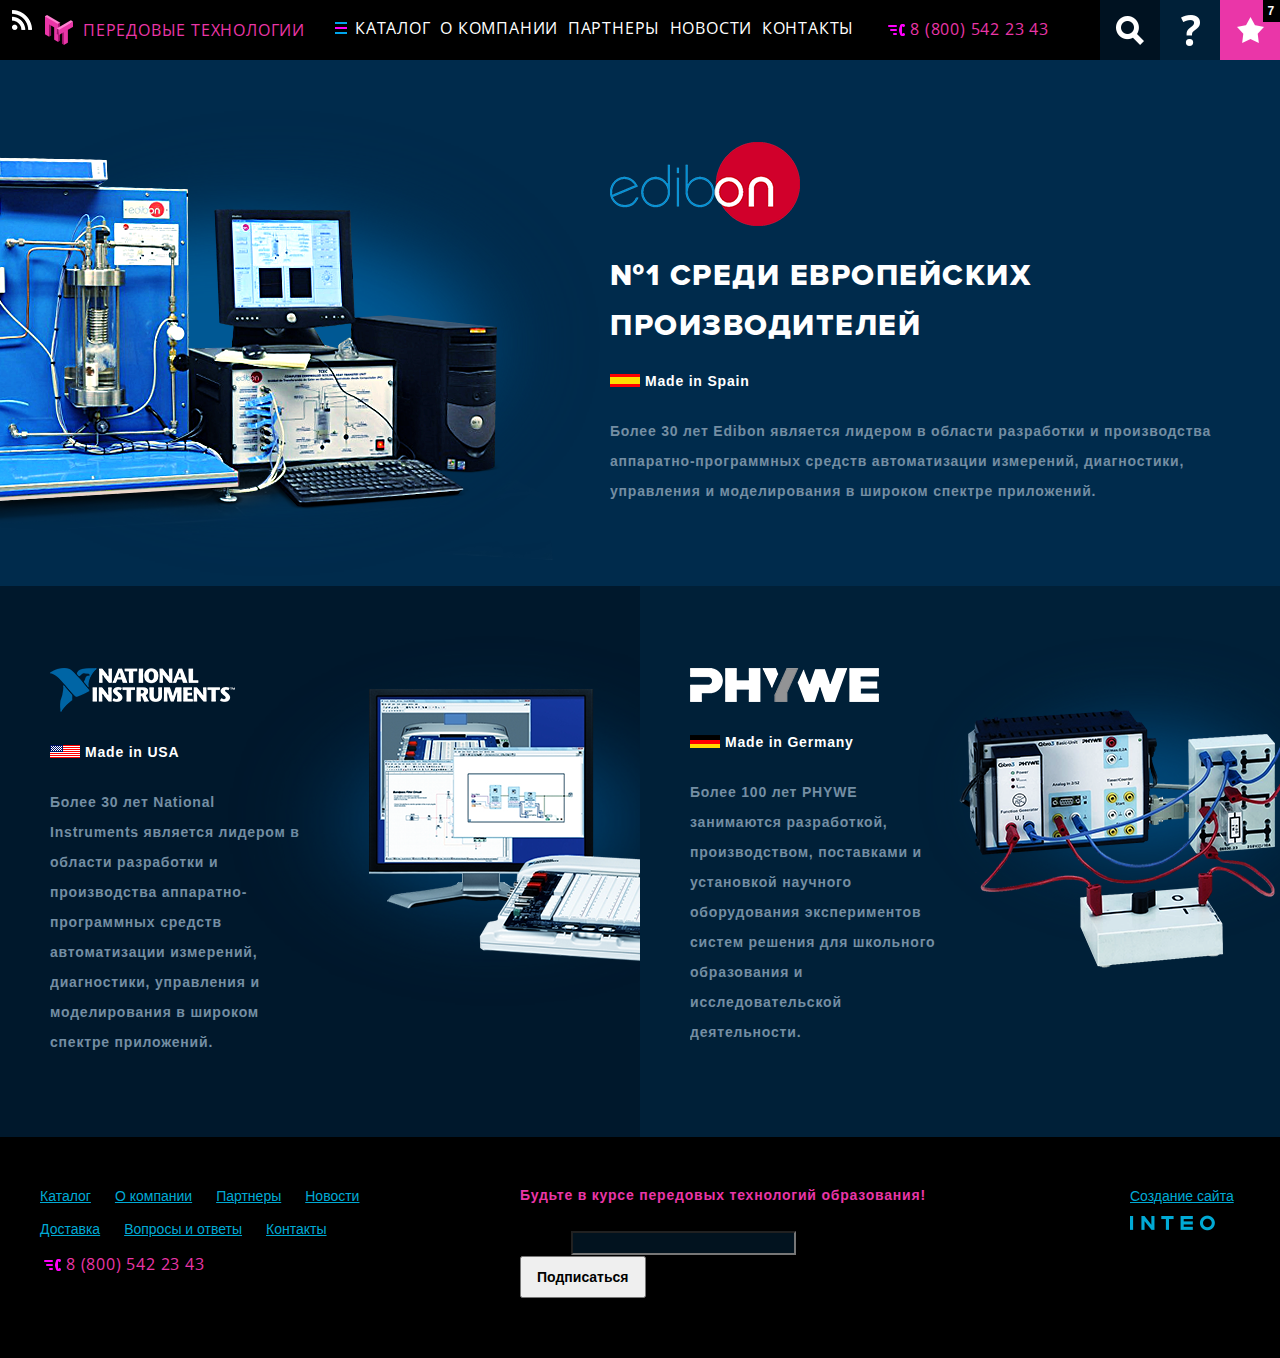
<file: index8.html>
<!doctype html>

<head>
  <meta charset="utf-8">
  <title>AdvTechno</title>
  <meta name="viewport" content="width=1010">
  <meta http-equiv="X-UA-Compatible" content="IE=edge,chrome=1">
  <meta name="description" content="">
  <meta name="keywords" content="">
  <link rel="stylesheet" href="/f/css/main.css">
  <!--[if lte IE 9]><link rel="stylesheet" href="f/css/ie.css"><![endif]-->
  <link rel="stylesheet" href="/f/fancybox/jquery.fancybox.css?v=2.1.5" media="screen">
  <link rel="shortcut icon" href="favicon.ico">
  <link rel="stylesheet" href="/f/css/jquery-ui.css">
  <link rel="stylesheet" href="/f/css/jquery.mCustomScrollbar.css">
  <script src="/f/js/jquery-1.10.2.min.js"></script>
  <link href='http://fonts.googleapis.com/css?family=Open+Sans+Condensed:300,300italic,700&subset=latin,cyrillic-ext,greek-ext,latin-ext,cyrillic' rel='stylesheet' type='text/css'>
   <link href="http://fonts.googleapis.com/css?family=PT+Sans:400,400italic,700|Open+Sans:400,800,600&subset=all" rel="stylesheet">
  <script src="/f/fancybox/jquery.fancybox.pack.js?v=2.1.5"></script>
  <script src="/f/js/jquery-ui-1.10.4.min.js"></script>
  <script src="/f/js/jquery.touchSwipe.min.js"></script>
  <script src="/f/js/jquery.transit.min.js"></script>
  <script src="/f/js/jquery.mCustomScrollbar.js"></script>
  <script src="/f/js/common.js"></script>
  <!--[if lt IE 9]><script src="https://oss.maxcdn.com/libs/respond.js/1.4.2/respond.min.js"></script><![endif]-->
</head>
<body>
  <section class="b-main">
    <header class="b-header   clearfix">
      <a href="/" class="b-header__logo">
        <img src="/f/i/logo-small.png" alt="" class="b-header__logo-img">
        <h1 class="b-header__logo-text">Передовые технологии</h1>
      </a>
      <div class="b-header-btns">
        <div class="scroll-btn_fvr scroll-btn iconize-fvr">
          <span class="scroll-btn__text">Избранное</span>
          <span class="scroll-btn-qty">7</span>
        </div>
        <div class="scroll-btn_qst scroll-btn iconize-qst">
          <span class="scroll-btn__text">Задать вопрос</span>
        </div>
        <div class="scroll-btn_search scroll-btn iconize-search">
          <span class="scroll-btn__text">Поиск</span>
        </div>
      </div>
      <div class="b-header__phone iconize-phone">8 (800) 542 23 43</div>
      <div class="b-header__menu-wrap">
        <ul class="b-header__menu">
          <li class="b-header__menu-item"><a href="#" class="iconize-catalog">Каталог</a>
          </li>
          <li class="b-header__menu-item"><a href="#">О компании</a>
          </li>
          <li class="b-header__menu-item"><a href="#">Партнеры</a>
          </li>
          <li class="b-header__menu-item"><a href="#">Новости</a>
          </li>
          <li class="b-header__menu-item"><a href="#">Контакты</a>
          </li>
        </ul>
      </div>
    </header>
    <section class="b-partners">
      <section class="b-company-banner b-cut-bottom">
        <div class="b-company-banner__img b-company-banner__img_no-shadow b-company-banner__img_partner">
          <img src="/f/i/partner1.png" alt="">
        </div>
        <div class="b-company-banner__content">
          <img src="/f/i/fabric1-3.png" alt="" class="b-company-banner__logo">
          <h2 class="b-company-banner__title">№1 среди европейских производителей</h2>
          <div class="b-made-in"><span class="iconize-made-in"></span>Made in Spain</div>
          <p class="b-company-banner__text">Более 30 лет Edibon является лидером в области разработки и производства аппаратно-программных средств автоматизации измерений, диагностики, управления и моделирования в широком спектре приложений.</p>
        </div>
      </section>
      <section class="b-company-banner b-company-banner_color_dark b-company-banner_half b-cut-bottom">
        <div class="b-company-banner__img b-company-banner__img_no-shadow b-company-banner__img_partner">
          <img src="/f/i/partner2.png" alt="" style="left: -80px;">
        </div>
        <div class="b-company-banner__content">
          <img src="/f/i/fabric2-2.png" alt="" class="b-company-banner__logo">
          <div class="b-made-in"><span class="iconize-made-in iconize-made-in_usa"></span>Made in USA</div>
          <p class="b-company-banner__text">Более 30 лет National Instruments является лидером в области разработки и производства аппаратно-программных средств автоматизации измерений, диагностики, управления и моделирования в широком спектре приложений.</p>
        </div>
      </section><section class="b-company-banner b-company-banner_color_med b-company-banner_half b-cut-bottom">
        <div class="b-company-banner__img b-company-banner__img_no-shadow b-company-banner__img_partner">
          <img src="/f/i/partner3.png" alt="" style="left: -30px;">
        </div>
        <div class="b-company-banner__content">
          <img src="/f/i/fabric3.png" alt="" class="b-company-banner__logo">
          <div class="b-made-in"><span class="iconize-made-in iconize-made-in_germany"></span>Made in Germany</div>
          <p class="b-company-banner__text">Более 100 лет PHYWE занимаются разработкой, производством, поставками и установкой научного оборудования экспериментов систем решения для школьного образования и исследовательской деятельности.</p>
        </div>
      </section>
    </section>
    <footer class="b-footer clearfix">
      <ul class="b-footer-menu">
        <li class="b-footer-menu__item"><a href="#" class="link">Каталог</a>
        </li><li class="b-footer-menu__item"><a href="#" class="link">О компании</a>
        </li><li class="b-footer-menu__item"><a href="#" class="link">Партнеры</a>
        </li><li class="b-footer-menu__item"><a href="#" class="link">Новости</a>
        </li><li class="b-footer-menu__item"><a class="b-list-popup-link link" href="#b-list-popup">Доставка</a>
        </li><li class="b-footer-menu__item"><a class="b-question-popup-link link" href="#b-question-popup">Вопросы и ответы</a>
        </li><li class="b-footer-menu__item"><a class="b-question-ok-popup-link link" href="#b-question-ok-popup">Контакты</a>
        </li><li class="b-footer-menu__item b-footer-menu__item_phone"><span class="iconize-phone">8 (800) 542 23 43</span></li>
      </ul>
      <a href="#" class="b-footer-made-by">
        <span class="b-footer-made-by__text">Создание сайта</span>
        <span class="b-footer-made-by__img"></span>
      </a>
      <div class="b-footer-form-wrap">
        <form action="" class="b-footer-form">
          <p class="b-footer-form__title">Будьте в курсе передовых технологий образования!</p>
          <div class="b-footer__input-wrap">
            <label for="subscribe-input" class="input-hint input-hint_subscribe">
              <span class="input-hint input-hint_subscribe">E-Mail</span>
            </label>
            <input class="b-footer-form__text input-placeholder" id="subscribe-input" type="email" value="" />
          </div>
          <div class="b-footer-form__submit-wrap">
           <input type="submit" id="b-footer-form__submit" class="b-footer-form__submit" value="Подписаться">
           <label for="b-footer-form__submit" class="b-footer-form__label"></label>
          </div>
        </form>
      </div>
    </footer>
  </section>
  <div class="b-popups">
    <div class="b-num-popup b-popup" id="b-1-popup">
      <span class="popup__close iconize-close iconize-close_black-magenta " onclick="fancy_close();"></span>
      <div class="b-num-popup__scroll">
        <div class="b-num-popup__scroll-holder">
          <div class="b-product-equip__item b-product-equip-item">
            <div class="b-product-equip-item__img b-product-equip-item__img_popup">
              <img src="/f/i/equip/10.jpg" alt="">
            </div>
            <div class="b-product-equip-item__detail">
            <span class="b-product-equip-item__num b-product-equip-item__num_popup b-product__equip-num">1</span>
            <p class="b-product-equip-item__title" style="margin-top: 30px;">Установка по работе с химическими реакторами</p> 
            <p class="b-product-equip-item__name">AEHC. Computer Controlled Hydrogenation Unit.</p>
            <p class="b-product-equip-item__text">Устройство Гидрогенизации это стендовый аппарат, который регулирует степень насыщенности пищевых масел в емкости объемом 22 литра.</p>
            <span class="b-product-equip-item__subtitle">Основные возможности:</span>
            <ul class="b-product-equip__abil b-product-equip__abil_untop b-product-equip-abil">
              <li class="b-product-equip-abil__item b-product-equip-abil-item">
                <p class="b-product-equip-abil-item__text">Изучение влияния температуры на рабочий процесс.</p>
              </li>
              <li class="b-product-equip-abil__item b-product-equip-abil-item">
                <p class="b-product-equip-abil-item__text">Изучение оказываемого воздействия на рабочий процесс устройством для перемешивания.</p>
              </li>
              <li class="b-product-equip-abil__item b-product-equip-abil-item">
                <p class="b-product-equip-abil-item__text">Изучение влияния на рабочий процесс изменения давления водородного газа.</p>
              </li>
              <li class="b-product-equip-abil__item b-product-equip-abil-item">
                <p class="b-product-equip-abil-item__text">Работа с промышленным устройством гидрогенизации, выполненным в мелком масштабе.</p>
              </li>
              <li class="b-product-equip-abil__item b-product-equip-abil-item">
                <p class="b-product-equip-abil-item__text">Определение оптимальной дозировки катализатора.</p>
              </li>
              <li class="b-product-equip-abil__item b-product-equip-abil-item">
                <p class="b-product-equip-abil-item__text">Демонстрация работы фильтра в процессе регенерации катализатора.</p>
              </li>
              <li class="b-product-equip-abil__item b-product-equip-abil-item">
                <p class="b-product-equip-abil-item__text">Изучение различных видов катализаторов.</p>
              </li>
            </ul>
            </div>
          </div>
        </div>
      </div>
    </div>
    <form class="b-question-popup b-popup b-form" id="b-question-popup">
      <div class="b-popup-head">
        <span class="b-popup-head__text iconize-qst">Задать вопрос</span>
        <span class="popup__close iconize-close" onclick="fancy_close();"></span>
      </div>
      <div class="b-popup-wrap">
        <div class="input-wrap">
          <label for="b-question-popup__name-input" class="input-hint">
            <span class="input-hint">Наименование учреждения</span>
          </label>
          <input class="input input-placeholder" id="b-question-popup__name-input" type="text" value="" />
        </div>
        <div class="input-wrap b-form__half">
        <label for="b-question-popup__phone-input" class="input-hint">
          <span class="input-hint">Телефон</span>
        </label>
        <input class="input input-placeholder" id="b-question-popup__phone-input" type="tel" value="" />
      </div><div class="input-wrap b-form__half b-form__half_right">
        <label for="b-question-popup__email-input" class="input-hint">
          <span class="input-hint">E-Mail</span>
        </label>
        <input class="input input-placeholder" id="b-question-popup__email-input" type="email" value="" />
      </div>
     <!--  <div class="input-wrap b-form__half iconize-input-correct">
       <label for="b-question-popup__email-input" class="input-hint">
         <span class="input-hint">E-Mail</span>
       </label>
       <input class="input input-placeholder" id="b-question-popup__email-input" type="email" value="" />
     </div> -->
      <!-- <div class="input-wrap b-form__half iconize-input-incorrect">
        <label for="b-question-popup__email-input" class="input-hint">
          <span class="input-hint">E-Mail</span>
        </label>
        <input class="input input-placeholder" id="b-question-popup__email-input" type="email" value="" />
      </div> -->
      <div class="input-wrap clearfix">
        <label for="b-question-popup__text-input" class="input-hint">
          <span class="input-hint">Ваш вопрос</span>
        </label>
        <textarea class="input input-area input-placeholder" id="b-question-popup__text-input"></textarea>
      </div>
      <div class="b-btn-wrap">
        <input type="submit" id="b-question-popup__submit" class="magenta-btn" value="Отправить">
        <!--<input type="submit" id="b-question-popup__submit" class="magenta-btn_inactive magenta-btn" value="Отправить"> -->
      </div>
      </div>
    </form>
    <div class="b-question-ok-popup b-popup b-form" id="b-question-ok-popup">
      <div class="b-popup-wrap">
        <span class="b-popup__title">Ваш вопрос получен</span>
        <p class="b-popup__text">Мы свяжемся с Вами<br> в самое ближайшее время!</p>
        <div class="b-btn-wrap">
          <span class="magenta-btn" onclick="fancy_close();">Спасибо</span>
        </div>
      </div>
    </div>
    <form class="b-list-popup b-popup b-form" id="b-list-popup">
      <div class="b-form__head b-form-head">
        <span class="b-form-head__text iconize-qst2">Опросный лист</span>
        <span class="popup__close iconize-close iconize-close_black" onclick="fancy_close();"></span>
      </div>
      <div class="b-form__wrap">
        <span class="b-list-popup__title b-cut-top">Контактные данные</span>
        <div class="input-wrap input-wrap_small b-form__half">
          <label for="b-list-popup__name-input" class="input-hint">
            <span class="input-hint">Наименование учреждения</span>
          </label>
          <input class="input input-placeholder" id="b-list-popup__name-input" type="text" value="" />
        </div><div class="input-wrap input-wrap_small b-form__half b-form__half_right">
          <label for="b-list-popup__contact-input" class="input-hint">
            <span class="input-hint">Контактное лицо</span>
          </label>
          <input class="input input-placeholder" id="b-list-popup__contact-input" type="text" value="" />
        </div>
        <div class="b-form__half">
          <div class="input-wrap input-wrap_small b-form__half">
          <label for="b-list-popup__phone-input" class="input-hint">
            <span class="input-hint">Телефон</span>
          </label>
          <input class="input input-placeholder" id="b-list-popup__phone-input" type="tel" value="" />
        </div><div class="input-wrap input-wrap_small b-form__half b-form__half_right">
          <label for="b-list-popup__email-input" class="input-hint">
            <span class="input-hint">E-Mail</span>
          </label>
          <input class="input input-placeholder" id="b-list-popup__email-input" type="email" value="" />
        </div>
        </div>
        <span class="b-list-popup__title">Сфера деятельности</span>
        <div class="b-radio-wrap">
          <input id="param1" class="radio" type="radio" name="list_radio" checked/>
          <label class="b-list-popup-label label" for="param1">Образовательное учреждение</label>
        </div>
         <div class="b-radio-wrap">
          <input id="param2" class="radio" type="radio" name="list_radio" />
          <label class="label" for="param2">Учебный центр</label>
        </div>
         <div class="b-radio-wrap">
          <input id="param3" class="radio" type="radio" name="list_radio" />
          <label class="label" for="param3">Коммерческая организация</label>
        </div>
         <span class="b-list-popup__title">Планируемый бюджет</span>
         <div id="slider-range" class="b-range">
           <span class="b-range__min">50 000 <span class="rub">&#8377</span></span>
           <span class="b-range__max">50 млн. <span class="rub">&#8377</span></span>
           <span class="b-range__cur-min">От <span class="b-range__cur-min-value">100 000</span><span class="rub"> &#8377</span></span>
           <span class="b-range__cur-max">До <span class="b-range__cur-max-value">30 млн.</span><span class="rub"> &#8377</span></span>
         </div>
          <p class="b-list-popup-range__hint">Если у вас выделен определенный бюджет, вы можете отталкиваться от него</p>
          <span class="b-list-popup__title b-cut-top">Специальности</span>
          <ul class="b-list-popup-spec">
            <li class="b-list-popup-spec__item">
              <div class="b-check-wrap">
                <input id="param4" class="checkbox" type="checkbox" name="list_check"/>
                <label class="label" for="param4">Автоматизация и мехатроника</label>
              </div>
            </li><li class="b-list-popup-spec__item">
              <div class="b-check-wrap">
                <input id="param5" class="checkbox" type="checkbox" name="list_check"/>
                <label class="label" for="param5">Автомобили и автомобильное хозяйство</label>
              </div>
            </li><li class="b-list-popup-spec__item">
              <div class="b-check-wrap">
                <input id="param6" class="checkbox" type="checkbox" name="list_check"/>
                <label class="label" for="param6">Аэродинамика</label>
              </div>
            </li><li class="b-list-popup-spec__item">
              <div class="b-check-wrap">
                <input id="param7" class="checkbox" type="checkbox" name="list_check"/>
                <label class="label" for="param7">Аэрокосмическая техника</label>
              </div>
            </li><li class="b-list-popup-spec__item">
              <div class="b-check-wrap">
                <input id="param8" class="checkbox" type="checkbox" name="list_check"/>
                <label class="label" for="param8">Биология</label>
              </div>
            </li><li class="b-list-popup-spec__item">
              <div class="b-check-wrap">
                <input id="param9" class="checkbox" type="checkbox" name="list_check"/>
                <label class="label" for="param9">Биотехнологии</label>
              </div>
            </li><li class="b-list-popup-spec__item">
              <div class="b-check-wrap">
                <input id="param10" class="checkbox" type="checkbox" name="list_check"/>
                <label class="label" for="param10">Вычислительная и микропроцессорная техника. Схемотехника</label>
              </div>
            </li><li class="b-list-popup-spec__item">
              <div class="b-check-wrap">
                <input id="param11" class="checkbox" type="checkbox" name="list_check"/>
                <label class="label" for="param11">Коммуникации</label>
              </div>
            </li><li class="b-list-popup-spec__item">
              <div class="b-check-wrap">
                <input id="param12" class="checkbox" type="checkbox" name="list_check"/>
                <label class="label" for="param12">Медицина</label>
              </div>
            </li><li class="b-list-popup-spec__item">
              <div class="b-check-wrap">
                <input id="param13" class="checkbox" type="checkbox" name="list_check"/>
                <label class="label" for="param13">Науки о Земле</label>
              </div>
            </li><li class="b-list-popup-spec__item">
              <div class="b-check-wrap">
                <input id="param14" class="checkbox" type="checkbox" name="list_check"/>
                <label class="label" for="param14">Нефтегазовая промышленность</label>
              </div>
            </li><li class="b-list-popup-spec__item">
              <div class="b-check-wrap">
                <input id="param15" class="checkbox" type="checkbox" name="list_check"/>
                <label class="label" for="param15">Пищевые и водные технологии</label>
              </div>
            </li><li class="b-list-popup-spec__item">
              <div class="b-check-wrap">
                <input id="param16" class="checkbox" type="checkbox" name="list_check"/>
                <label class="label" for="param16">Прикладная оптика - фотоника</label>
              </div>
            </li><li class="b-list-popup-spec__item">
              <div class="b-check-wrap">
                <input id="param17" class="checkbox" type="checkbox" name="list_check"/>
                <label class="label" for="param17">Прикладная механика</label>
              </div>
            </li><li class="b-list-popup-spec__item">
              <div class="b-check-wrap">
                <input id="param34" class="checkbox" type="checkbox" name="list_check"/>
                <label class="label" for="param34">Пищевая химия</label>
              </div>
            </li><li class="b-list-popup-spec__item">
              <div class="b-check-wrap">
                <input id="param18" class="checkbox" type="checkbox" name="list_check"/>
                <label class="label" for="param18">Радиотехника. Телекоммуникации. Сети ЭВМ</label>
              </div>
            </li><li class="b-list-popup-spec__item">
              <div class="b-check-wrap">
                <input id="param19" class="checkbox" type="checkbox" name="list_check"/>
                <label class="label" for="param19">Робототехника</label>
              </div>
            </li><li class="b-list-popup-spec__item">
              <div class="b-check-wrap">
                <input id="param20" class="checkbox" type="checkbox" name="list_check"/>
                <label class="label" for="param20">Сельское хозяйство</label>
              </div>
            </li><li class="b-list-popup-spec__item">
              <div class="b-check-wrap">
                <input id="param21" class="checkbox" type="checkbox" name="list_check"/>
                <label class="label" for="param21">Строительство</label>
              </div>
            </li><li class="b-list-popup-spec__item">
              <div class="b-check-wrap">
                <input id="param22" class="checkbox" type="checkbox" name="list_check"/>
                <label class="label" for="param22">Термодинамика и Термотехника</label>
              </div>
            </li><li class="b-list-popup-spec__item">
              <div class="b-check-wrap">
                <input id="param23" class="checkbox" type="checkbox" name="list_check"/>
                <label class="label" for="param23">Технология машиностроения. Обработка материалов</label>
              </div>
            </li><li class="b-list-popup-spec__item">
              <div class="b-check-wrap">
                <input id="param24" class="checkbox" type="checkbox" name="list_check"/>
                <label class="label" for="param24">Транспорт</label>
              </div>
            </li><li class="b-list-popup-spec__item">
              <div class="b-check-wrap">
                <input id="param25" class="checkbox" type="checkbox" name="list_check"/>
                <label class="label" for="param25">Управление Процессом</label>
              </div>
            </li><li class="b-list-popup-spec__item">
              <div class="b-check-wrap">
                <input id="param26" class="checkbox" type="checkbox" name="list_check"/>
                <label class="label" for="param26">Физика</label>
              </div>
            </li><li class="b-list-popup-spec__item">
              <div class="b-check-wrap">
                <input id="param27" class="checkbox" type="checkbox" name="list_check"/>
                <label class="label" for="param27">Химия</label>
              </div>
            </li><li class="b-list-popup-spec__item">
              <div class="b-check-wrap">
                <input id="param28" class="checkbox" type="checkbox" name="list_check"/>
                <label class="label" for="param28">Химические технологии</label>
              </div>
            </li><li class="b-list-popup-spec__item">
              <div class="b-check-wrap">
                <input id="param29" class="checkbox" type="checkbox" name="list_check"/>
                <label class="label" for="param29">Экология</label>
              </div>
            </li><li class="b-list-popup-spec__item">
              <div class="b-check-wrap">
                <input id="param30" class="checkbox" type="checkbox" name="list_check"/>
                <label class="label" for="param30">Энергетика</label>
              </div>
            </li><li class="b-list-popup-spec__item">
              <div class="b-check-wrap">
                <input id="param31" class="checkbox" type="checkbox" name="list_check"/>
                <label class="label" for="param31">Энергия</label>
              </div>
            </li><li class="b-list-popup-spec__item">
              <div class="b-check-wrap">
                <input id="param32" class="checkbox" type="checkbox" name="list_check"/>
                <label class="label" for="param32">Электроника</label>
              </div>
            </li><li class="b-list-popup-spec__item">
              <div class="b-check-wrap">
                <input id="param33" class="checkbox" type="checkbox" name="list_check"/>
                <label class="label" for="param33">Другое</label>
              </div>
            </li>
          </ul>
          <span class="b-list-popup__title">Планируемый штат учащихся / сотрудников</span>
          <div class="input-wrap input-wrap_small">
            <label for="b-list-popup__staff-input" class="input-hint">
              <span class="input-hint">Количество мест</span>
            </label>
            <input class="input input-placeholder" id="b-list-popup__staff-input" type="text" value="" />
          </div>
          <span class="b-list-popup__staff-qty">шт.</span>
        </div>
        <div class="b-form__submit-wrap">
          <input type="submit" id="b-list-popup__submit" class="b-form__submit magenta-btn" value="Отправить">
        </div>
      </form>
    </div>
</body>

</html>
</file>
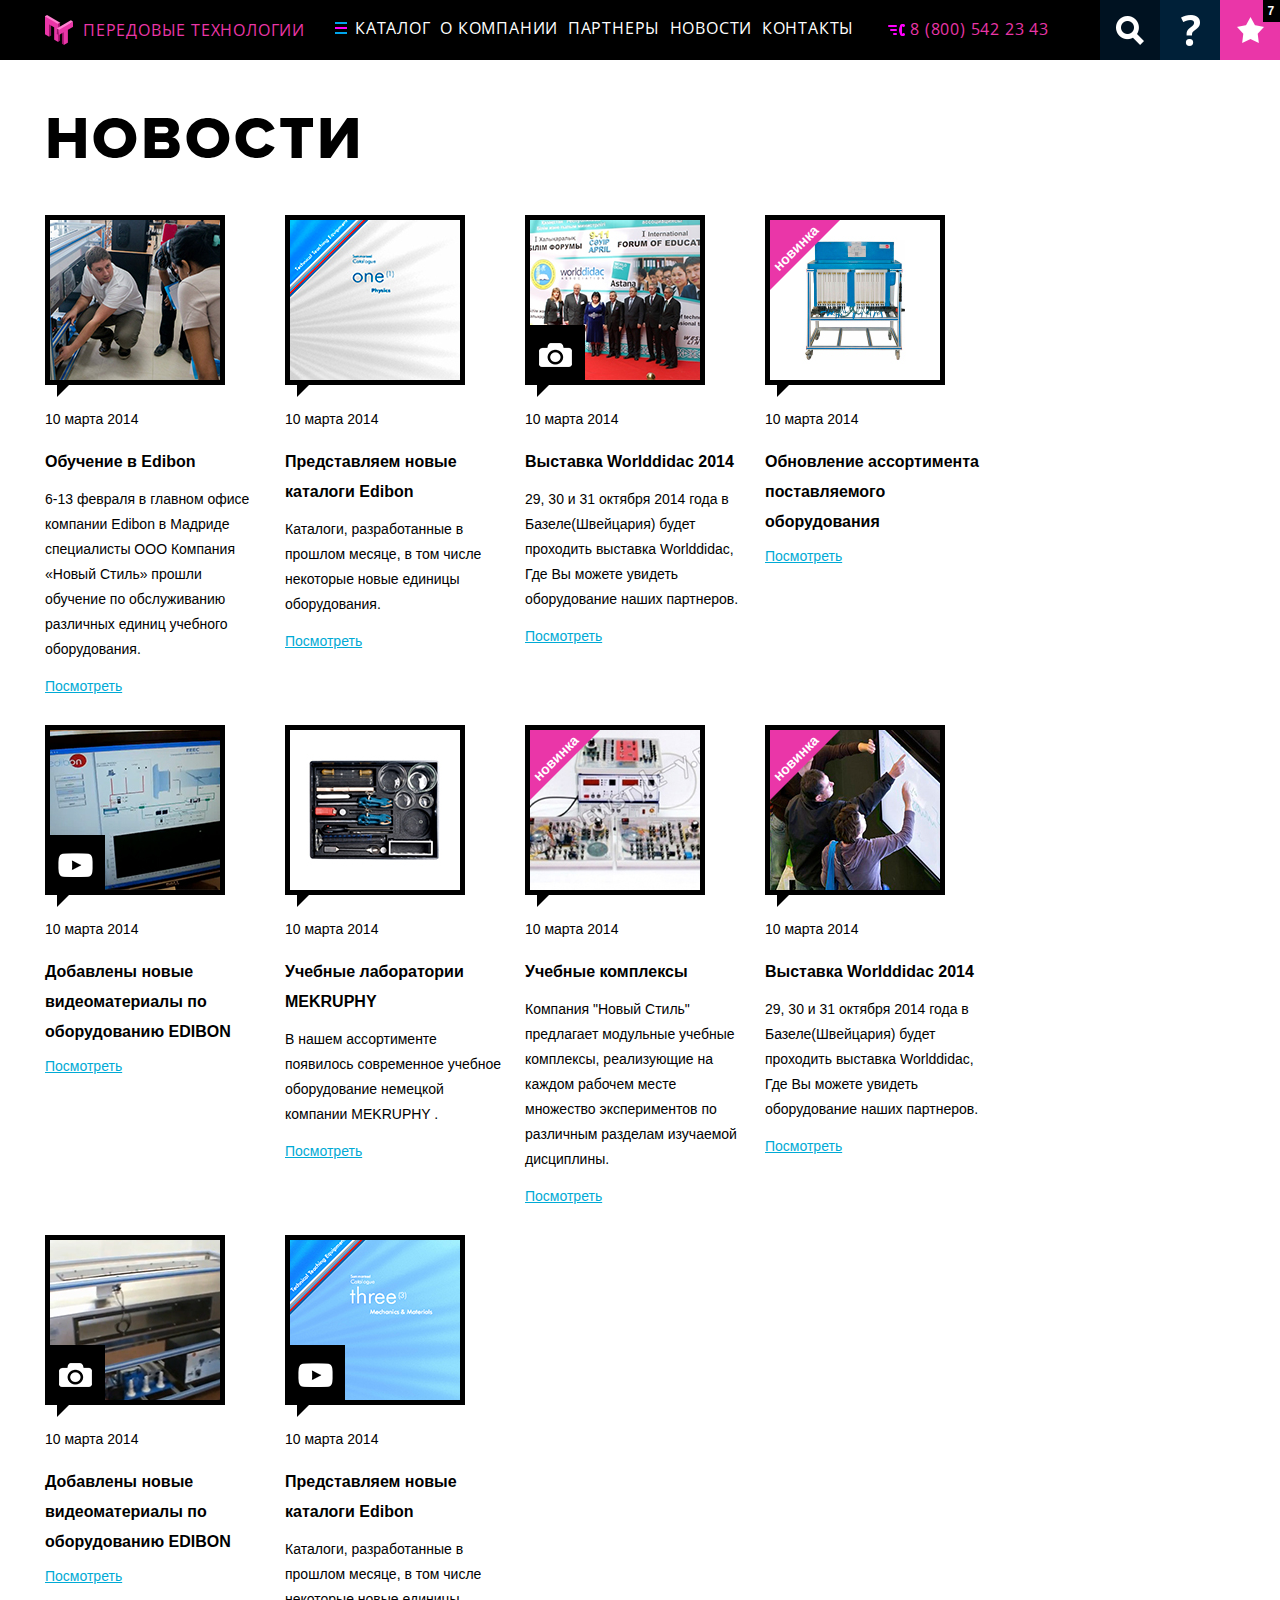
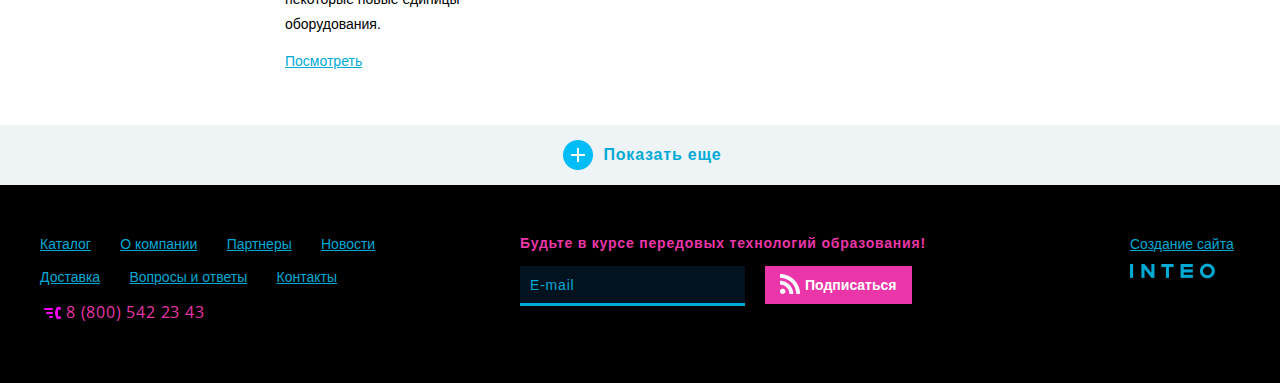
<file: index9.html>
<!doctype html>

<head>
  <meta charset="utf-8">
  <title>AdvTechno</title>
  <meta name="viewport" content="width=1010">
  <meta http-equiv="X-UA-Compatible" content="IE=edge,chrome=1">
  <meta name="description" content="">
  <meta name="keywords" content="">
  <link rel="stylesheet" href="/f/css/main.css">
  <!--[if lte IE 9]><link rel="stylesheet" href="f/css/ie.css"><![endif]-->
  <link rel="stylesheet" href="/f/fancybox/jquery.fancybox.css?v=2.1.5" media="screen">
  <link rel="shortcut icon" href="favicon.ico">
  <link rel="stylesheet" href="/f/css/jquery-ui.css">
  <link rel="stylesheet" href="/f/css/jquery.mCustomScrollbar.css">
  <script src="/f/js/jquery-1.10.2.min.js"></script>
  <link href='http://fonts.googleapis.com/css?family=Open+Sans+Condensed:300,300italic,700&subset=latin,cyrillic-ext,greek-ext,latin-ext,cyrillic' rel='stylesheet' type='text/css'>
  <link href="http://fonts.googleapis.com/css?family=PT+Sans:400,400italic,700|Open+Sans:400,800,600&subset=all" rel="stylesheet">
  <script src="/f/fancybox/jquery.fancybox.pack.js?v=2.1.5"></script>
  <script src="/f/js/jquery-ui-1.10.4.min.js"></script>
  <script src="/f/js/jquery.touchSwipe.min.js"></script>
  <script src="/f/js/jquery.transit.min.js"></script>
  <script src="/f/js/jquery.mCustomScrollbar.js"></script>
  <script src="/f/js/common.js"></script>
  <!--[if lt IE 9]><script src="https://oss.maxcdn.com/libs/respond.js/1.4.2/respond.min.js"></script><![endif]-->
</head>

<body>
  <section class="b-main">
    <header class="b-header   clearfix">
      <a href="/" class="b-header__logo">
        <img src="/f/i/logo-small.png" alt="" class="b-header__logo-img">
        <p class="b-header__logo-text">Передовые технологии</p>
      </a>
      <div class="b-header-btns">
        <div class="scroll-btn_fvr scroll-btn iconize-fvr">
          <span class="scroll-btn__text">Избранное</span>
          <span class="scroll-btn-qty">7</span>
        </div>
        <div class="scroll-btn_qst scroll-btn iconize-qst">
          <span class="scroll-btn__text">Задать вопрос</span>
        </div>
        <div class="scroll-btn_search scroll-btn iconize-search">
          <span class="scroll-btn__text">Поиск</span>
        </div>
      </div>
      <div class="b-header__phone iconize-phone">8 (800) 542 23 43</div>
      <div class="b-header__menu-wrap">
        <ul class="b-header__menu">
          <li class="b-header__menu-item"><a href="#" class="iconize-catalog">Каталог</a>
          </li>
          <li class="b-header__menu-item"><a href="#">О компании</a>
          </li>
          <li class="b-header__menu-item"><a href="#">Партнеры</a>
          </li>
          <li class="b-header__menu-item"><a href="#">Новости</a>
          </li>
          <li class="b-header__menu-item"><a href="#">Контакты</a>
          </li>
        </ul>
      </div>
    </header>
    <div class="b-wrapper">
      <h1 class="b-title">Новости</h1>
      <section class="b-enum">
        <div class="b-enum__item">
          <div class="b-enum__preitem b-enum__link b-news-ico b-ico-arrowed b-ico-arrowed_black">
            <img src="/f/i/news/1.jpg" alt="">
          </div>
          <p class="b-enum__text">10 марта 2014</p>
          <h2 class="b-enum__subtitle b-enum__subtitle_lh_30">Обучение в Edibon</h2>
          <p class="b-enum__text">6-13 февраля в главном офисе компании Edibon в Мадриде специалисты ООО Компания «Новый Стиль» прошли обучение по обслуживанию различных единиц учебного оборудования.</p>
          <a href="#" class="link b-enum__link">Посмотреть</a>
        </div><div class="b-enum__item">
          <div class="b-enum__preitem b-enum__link b-news-ico b-ico-arrowed b-ico-arrowed_black">
            <img src="/f/i/news/2.jpg" alt="">
          </div>
          <p class="b-enum__text">10 марта 2014</p>
          <h2 class="b-enum__subtitle b-enum__subtitle_lh_30">Представляем новые каталоги Edibon</h2>
          <p class="b-enum__text">Каталоги, разработанные в прошлом месяце, в том числе некоторые новые единицы оборудования.</p>
          <a href="#" class="link b-enum__link">Посмотреть</a>
        </div><div class="b-enum__item">
          <div class="b-enum__preitem b-enum__link b-news-ico b-ico-arrowed b-ico-arrowed_black">
            <img src="/f/i/news/3.jpg" alt="">
            <div class="b-multi iconize-photo"></div>
          </div>
          <p class="b-enum__text">10 марта 2014</p>
          <h2 class="b-enum__subtitle b-enum__subtitle_lh_30">Выставка Worlddidac 2014</h2>
          <p class="b-enum__text">29, 30 и 31 октября 2014 года в Базеле(Швейцария) будет проходить выставка Worlddidac, Где Вы можете увидеть оборудование наших партнеров.</p>
          <a href="#" class="link b-enum__link">Посмотреть</a>
        </div><div class="b-enum__item">
          <div class="b-enum__preitem b-enum__link b-news-ico b-ico-arrowed b-ico-arrowed_black">
            <div class="b-new">
              <div class="b-new__text">новинка</div>
            </div>
            <img src="/f/i/news/4.jpg" alt="">
          </div>
          <p class="b-enum__text">10 марта 2014</p>
          <h2 class="b-enum__subtitle b-enum__subtitle_lh_30">Обновление ассортимента поставляемого оборудования</h2>
          <a href="#" class="link b-enum__link">Посмотреть</a>
        </div><div class="b-enum__item">
          <div class="b-enum__preitem b-enum__link b-news-ico b-ico-arrowed b-ico-arrowed_black">
            <img src="/f/i/news/5.jpg" alt="">
            <div class="b-multi iconize-video2"></div>
          </div>
          <p class="b-enum__text">10 марта 2014</p>
          <h2 class="b-enum__subtitle b-enum__subtitle_lh_30">Добавлены новые видеоматериалы по оборудованию EDIBON</h2>
          <a href="#" class="link b-enum__link">Посмотреть</a>
        </div><div class="b-enum__item">
          <div class="b-enum__preitem b-enum__link b-news-ico b-ico-arrowed b-ico-arrowed_black">
            <img src="/f/i/news/6.jpg" alt="">
          </div>
          <p class="b-enum__text">10 марта 2014</p>
          <h2 class="b-enum__subtitle b-enum__subtitle_lh_30">Учебные лаборатории MEKRUPHY</h2>
          <p class="b-enum__text">В нашем ассортименте появилось современное учебное оборудование немецкой компании MEKRUPHY .</p>
          <a href="#" class="link b-enum__link">Посмотреть</a>
        </div><div class="b-enum__item">
          <div class="b-enum__preitem b-enum__link b-news-ico b-ico-arrowed b-ico-arrowed_black">
            <div class="b-new">
              <div class="b-new__text">новинка</div>
            </div>
            <img src="/f/i/news/7.jpg" alt="">
          </div>
          <p class="b-enum__text">10 марта 2014</p>
          <h2 class="b-enum__subtitle b-enum__subtitle_lh_30">Учебные комплексы</h2>
          <p class="b-enum__text">Компания "Новый Стиль" предлагает модульные учебные комплексы, реализующие на каждом рабочем месте множество экспериментов по различным разделам изучаемой дисциплины.</p>
          <a href="#" class="link b-enum__link">Посмотреть</a>
        </div><div class="b-enum__item">
          <div class="b-enum__preitem b-enum__link b-news-ico b-ico-arrowed b-ico-arrowed_black">
            <div class="b-new">
              <div class="b-new__text">новинка</div>
            </div>
            <img src="/f/i/news/8.jpg" alt="">
          </div>
          <p class="b-enum__text">10 марта 2014</p>
          <h2 class="b-enum__subtitle b-enum__subtitle_lh_30">Выставка Worlddidac 2014</h2>
          <p class="b-enum__text">29, 30 и 31 октября 2014 года в Базеле(Швейцария) будет проходить выставка Worlddidac, Где Вы можете увидеть оборудование наших партнеров.</p>
          <a href="#" class="link b-enum__link">Посмотреть</a>
        </div><div class="b-enum__item">
          <div class="b-enum__preitem b-enum__link b-news-ico b-ico-arrowed b-ico-arrowed_black">
            <img src="/f/i/news/9.jpg" alt="">
            <div class="b-multi iconize-photo"></div>
          </div>
          <p class="b-enum__text">10 марта 2014</p>
          <h2 class="b-enum__subtitle b-enum__subtitle_lh_30">Добавлены новые видеоматериалы по оборудованию EDIBON</h2>
          <a href="#" class="link b-enum__link">Посмотреть</a>
        </div><div class="b-enum__item">
          <div class="b-enum__preitem b-enum__link b-news-ico b-ico-arrowed b-ico-arrowed_black">
            <img src="/f/i/news/10.jpg" alt="">
            <div class="b-multi iconize-video2"></div>
          </div>
          <p class="b-enum__text">10 марта 2014</p>
          <h2 class="b-enum__subtitle b-enum__subtitle_lh_30">Представляем новые каталоги Edibon</h2>
          <p class="b-enum__text">Каталоги, разработанные в прошлом месяце, в том числе некоторые новые единицы оборудования.</p>
          <a href="#" class="link b-enum__link">Посмотреть</a>
        </div>
      </section>
    </div>
    <div class="b-show-more b-show-more_color_grey">
      <span class="b-show-more__btn iconize-plus">Показать еще</span>
    </div>
    <footer class="b-footer clearfix">
      <ul class="b-footer-menu">
        <li class="b-footer-menu__item"><a href="#" class="link">Каталог</a>
        </li>
        <li class="b-footer-menu__item"><a href="#" class="link">О компании</a>
        </li>
        <li class="b-footer-menu__item"><a href="#" class="link">Партнеры</a>
        </li>
        <li class="b-footer-menu__item"><a href="#" class="link">Новости</a>
        </li>
        <li class="b-footer-menu__item"><a class="b-list-popup-link link" href="#b-list-popup">Доставка</a>
        </li>
        <li class="b-footer-menu__item"><a class="b-question-popup-link link" href="#b-question-popup">Вопросы и ответы</a>
        </li>
        <li class="b-footer-menu__item"><a class="b-question-ok-popup-link link" href="#b-question-ok-popup">Контакты</a>
        </li>
        <li class="b-footer-menu__item b-footer-menu__item_phone">
          <span class="iconize-phone">8 (800) 542 23 43</span>
        </li>
      </ul>
      <a href="#" class="b-footer-made-by">
        <span class="b-footer-made-by__text">Создание сайта</span>
        <span class="b-footer-made-by__img"></span>
      </a>
      <div class="b-footer-form-wrap">
        <form action="" class="b-footer-form">
          <p class="b-footer-form__title">Будьте в курсе передовых технологий образования!</p>
          <input class="b-footer-form__text input input_small input-placeholder" id="subscribe-input" type="email" value="" placeholder="E-mail"/><button id="b-footer-form__submit" class="b-footer-form__submit magenta-btn"><span class="iconize-subscribe"></span>Подписаться</button>
        </form>
      </div>
    </footer>
  </section>
  <div class="b-popups">
    <div class="b-num-popup b-popup" id="b-1-popup">
      <span class="popup__close iconize-close iconize-close_black-magenta " onclick="fancy_close();"></span>
      <div class="b-num-popup__scroll">
        <div class="b-num-popup__scroll-holder">
          <div class="b-product-equip__item b-product-equip-item">
            <div class="b-product-equip-item__img b-product-equip-item__img_popup">
              <img src="/f/i/equip/10.jpg" alt="">
            </div>
            <div class="b-product-equip-item__detail">
              <span class="b-product-equip-item__num b-product-equip-item__num_popup b-product__equip-num">1</span>
              <p class="b-product-equip-item__title" style="margin-top: 30px;">Установка по работе с химическими реакторами</p>
              <p class="b-product-equip-item__name">AEHC. Computer Controlled Hydrogenation Unit.</p>
              <p class="b-product-equip-item__text">Устройство Гидрогенизации это стендовый аппарат, который регулирует степень насыщенности пищевых масел в емкости объемом 22 литра.</p>
              <span class="b-product-equip-item__subtitle">Основные возможности:</span>
              <ul class="b-product-equip__abil b-product-equip__abil_untop b-product-equip-abil">
                <li class="b-product-equip-abil__item b-product-equip-abil-item">
                  <p class="b-product-equip-abil-item__text">Изучение влияния температуры на рабочий процесс.</p>
                </li>
                <li class="b-product-equip-abil__item b-product-equip-abil-item">
                  <p class="b-product-equip-abil-item__text">Изучение оказываемого воздействия на рабочий процесс устройством для перемешивания.</p>
                </li>
                <li class="b-product-equip-abil__item b-product-equip-abil-item">
                  <p class="b-product-equip-abil-item__text">Изучение влияния на рабочий процесс изменения давления водородного газа.</p>
                </li>
                <li class="b-product-equip-abil__item b-product-equip-abil-item">
                  <p class="b-product-equip-abil-item__text">Работа с промышленным устройством гидрогенизации, выполненным в мелком масштабе.</p>
                </li>
                <li class="b-product-equip-abil__item b-product-equip-abil-item">
                  <p class="b-product-equip-abil-item__text">Определение оптимальной дозировки катализатора.</p>
                </li>
                <li class="b-product-equip-abil__item b-product-equip-abil-item">
                  <p class="b-product-equip-abil-item__text">Демонстрация работы фильтра в процессе регенерации катализатора.</p>
                </li>
                <li class="b-product-equip-abil__item b-product-equip-abil-item">
                  <p class="b-product-equip-abil-item__text">Изучение различных видов катализаторов.</p>
                </li>
              </ul>
            </div>
          </div>
        </div>
      </div>
    </div>
    <form class="b-question-popup b-popup b-form" id="b-question-popup">
      <div class="b-popup-head">
        <span class="b-popup-head__text iconize-qst">Задать вопрос</span>
        <span class="popup__close iconize-close" onclick="fancy_close();"></span>
      </div>
      <div class="b-popup-wrap">
        <input class="input input-placeholder" id="b-question-popup__name-input" type="text" value="" placeholder="Наименование учреждения"/>         
        <input class="input b-form__half input-placeholder" id="b-question-popup__phone-input" type="tel" value="" placeholder="Телефон"/><input class="input b-form__half b-form__half_right input-placeholder" id="b-question-popup__email-input" type="email" value="" placeholder="E-Mail"/>
        <!--  <div class="input-wrap b-form__half iconize-input-correct">
       <input class="input input-placeholder" id="b-question-popup__email-input" type="email" value="" placeholder="E-Mail"/>
     </div> -->
        <!-- <div class="input-wrap b-form__half iconize-input-incorrect">
        <input class="input input-placeholder" id="b-question-popup__email-input" type="email" value="" placeholder="E-Mail"/>
      </div> -->
        <textarea class="input input-area input-placeholder" id="b-question-popup__text-input" placeholder="Ваш вопрос"></textarea>
        <div class="b-btn-wrap">
          <input type="submit" id="b-question-popup__submit" class="magenta-btn" value="Отправить">
          <!--<input type="submit" id="b-question-popup__submit" class="magenta-btn_inactive magenta-btn" value="Отправить"> -->
        </div>
      </div>
    </form>
    <div class="b-question-ok-popup b-popup b-form" id="b-question-ok-popup">
      <div class="b-popup-wrap">
        <span class="b-popup__title">Ваш вопрос получен</span>
        <p class="b-popup__text">Мы свяжемся с Вами
          <br>в самое ближайшее время!</p>
        <div class="b-btn-wrap">
          <span class="magenta-btn" onclick="fancy_close();">Спасибо</span>
        </div>
      </div>
    </div>
    <form class="b-list-popup b-popup b-form" id="b-list-popup">
      <div class="b-form__head b-form-head">
        <span class="b-form-head__text iconize-qst2">Опросный лист</span>
        <span class="popup__close iconize-close iconize-close_black" onclick="fancy_close();"></span>
      </div>
      <div class="b-form__wrap">
        <span class="b-list-popup__title b-cut-top">Контактные данные</span>
        <input class="input input_small b-form__half input-placeholder" id="b-list-popup__name-input" type="text" value="" placeholder="Наименование учреждения"/><input class="input input-placeholder input_small b-form__half b-form__half_right" id="b-list-popup__contact-input" type="text" value="" placeholder="Контактное лицо"/>
        <div class="b-form__half">
          <input class="input input-placeholder input_small b-form__half" id="b-list-popup__phone-input" type="tel" value="" placeholder="Телефон"/><input class="input input-placeholder input_small b-form__half b-form__half_right" id="b-list-popup__email-input" type="email" value="" placeholder="E-Mail"/>
        </div>
        <span class="b-list-popup__title">Сфера деятельности</span>
        <div class="b-radio-wrap">
          <input id="param1" class="radio" type="radio" name="list_radio" checked/>
          <label class="b-list-popup-label label" for="param1">Образовательное учреждение</label>
        </div>
        <div class="b-radio-wrap">
          <input id="param2" class="radio" type="radio" name="list_radio" />
          <label class="label" for="param2">Учебный центр</label>
        </div>
        <div class="b-radio-wrap">
          <input id="param3" class="radio" type="radio" name="list_radio" />
          <label class="label" for="param3">Коммерческая организация</label>
        </div>
        <span class="b-list-popup__title">Планируемый бюджет</span>
        <div id="slider-range" class="b-range">
          <span class="b-range__min">50 000
            <span class="rub">&#8377</span>
          </span>
          <span class="b-range__max">50 млн.
            <span class="rub">&#8377</span>
          </span>
          <span class="b-range__cur-min">От
            <span class="b-range__cur-min-value">100 000</span>
            <span class="rub">&#8377</span>
          </span>
          <span class="b-range__cur-max">До
            <span class="b-range__cur-max-value">30 млн.</span>
            <span class="rub">&#8377</span>
          </span>
        </div>
        <p class="b-list-popup-range__hint">Если у вас выделен определенный бюджет, вы можете отталкиваться от него</p>
        <span class="b-list-popup__title b-cut-top">Специальности</span>
        <ul class="b-list-popup-spec">
          <li class="b-list-popup-spec__item">
            <div class="b-check-wrap">
              <input id="param4" class="checkbox" type="checkbox" name="list_check" />
              <label class="label" for="param4">Автоматизация и мехатроника</label>
            </div>
          </li>
          <li class="b-list-popup-spec__item">
            <div class="b-check-wrap">
              <input id="param5" class="checkbox" type="checkbox" name="list_check" />
              <label class="label" for="param5">Автомобили и автомобильное хозяйство</label>
            </div>
          </li>
          <li class="b-list-popup-spec__item">
            <div class="b-check-wrap">
              <input id="param6" class="checkbox" type="checkbox" name="list_check" />
              <label class="label" for="param6">Аэродинамика</label>
            </div>
          </li>
          <li class="b-list-popup-spec__item">
            <div class="b-check-wrap">
              <input id="param7" class="checkbox" type="checkbox" name="list_check" />
              <label class="label" for="param7">Аэрокосмическая техника</label>
            </div>
          </li>
          <li class="b-list-popup-spec__item">
            <div class="b-check-wrap">
              <input id="param8" class="checkbox" type="checkbox" name="list_check" />
              <label class="label" for="param8">Биология</label>
            </div>
          </li>
          <li class="b-list-popup-spec__item">
            <div class="b-check-wrap">
              <input id="param9" class="checkbox" type="checkbox" name="list_check" />
              <label class="label" for="param9">Биотехнологии</label>
            </div>
          </li>
          <li class="b-list-popup-spec__item">
            <div class="b-check-wrap">
              <input id="param10" class="checkbox" type="checkbox" name="list_check" />
              <label class="label" for="param10">Вычислительная и микропроцессорная техника. Схемотехника</label>
            </div>
          </li>
          <li class="b-list-popup-spec__item">
            <div class="b-check-wrap">
              <input id="param11" class="checkbox" type="checkbox" name="list_check" />
              <label class="label" for="param11">Коммуникации</label>
            </div>
          </li>
          <li class="b-list-popup-spec__item">
            <div class="b-check-wrap">
              <input id="param12" class="checkbox" type="checkbox" name="list_check" />
              <label class="label" for="param12">Медицина</label>
            </div>
          </li>
          <li class="b-list-popup-spec__item">
            <div class="b-check-wrap">
              <input id="param13" class="checkbox" type="checkbox" name="list_check" />
              <label class="label" for="param13">Науки о Земле</label>
            </div>
          </li>
          <li class="b-list-popup-spec__item">
            <div class="b-check-wrap">
              <input id="param14" class="checkbox" type="checkbox" name="list_check" />
              <label class="label" for="param14">Нефтегазовая промышленность</label>
            </div>
          </li>
          <li class="b-list-popup-spec__item">
            <div class="b-check-wrap">
              <input id="param15" class="checkbox" type="checkbox" name="list_check" />
              <label class="label" for="param15">Пищевые и водные технологии</label>
            </div>
          </li>
          <li class="b-list-popup-spec__item">
            <div class="b-check-wrap">
              <input id="param16" class="checkbox" type="checkbox" name="list_check" />
              <label class="label" for="param16">Прикладная оптика - фотоника</label>
            </div>
          </li>
          <li class="b-list-popup-spec__item">
            <div class="b-check-wrap">
              <input id="param17" class="checkbox" type="checkbox" name="list_check" />
              <label class="label" for="param17">Прикладная механика</label>
            </div>
          </li>
          <li class="b-list-popup-spec__item">
            <div class="b-check-wrap">
              <input id="param34" class="checkbox" type="checkbox" name="list_check" />
              <label class="label" for="param34">Пищевая химия</label>
            </div>
          </li>
          <li class="b-list-popup-spec__item">
            <div class="b-check-wrap">
              <input id="param18" class="checkbox" type="checkbox" name="list_check" />
              <label class="label" for="param18">Радиотехника. Телекоммуникации. Сети ЭВМ</label>
            </div>
          </li>
          <li class="b-list-popup-spec__item">
            <div class="b-check-wrap">
              <input id="param19" class="checkbox" type="checkbox" name="list_check" />
              <label class="label" for="param19">Робототехника</label>
            </div>
          </li>
          <li class="b-list-popup-spec__item">
            <div class="b-check-wrap">
              <input id="param20" class="checkbox" type="checkbox" name="list_check" />
              <label class="label" for="param20">Сельское хозяйство</label>
            </div>
          </li>
          <li class="b-list-popup-spec__item">
            <div class="b-check-wrap">
              <input id="param21" class="checkbox" type="checkbox" name="list_check" />
              <label class="label" for="param21">Строительство</label>
            </div>
          </li>
          <li class="b-list-popup-spec__item">
            <div class="b-check-wrap">
              <input id="param22" class="checkbox" type="checkbox" name="list_check" />
              <label class="label" for="param22">Термодинамика и Термотехника</label>
            </div>
          </li>
          <li class="b-list-popup-spec__item">
            <div class="b-check-wrap">
              <input id="param23" class="checkbox" type="checkbox" name="list_check" />
              <label class="label" for="param23">Технология машиностроения. Обработка материалов</label>
            </div>
          </li>
          <li class="b-list-popup-spec__item">
            <div class="b-check-wrap">
              <input id="param24" class="checkbox" type="checkbox" name="list_check" />
              <label class="label" for="param24">Транспорт</label>
            </div>
          </li>
          <li class="b-list-popup-spec__item">
            <div class="b-check-wrap">
              <input id="param25" class="checkbox" type="checkbox" name="list_check" />
              <label class="label" for="param25">Управление Процессом</label>
            </div>
          </li>
          <li class="b-list-popup-spec__item">
            <div class="b-check-wrap">
              <input id="param26" class="checkbox" type="checkbox" name="list_check" />
              <label class="label" for="param26">Физика</label>
            </div>
          </li>
          <li class="b-list-popup-spec__item">
            <div class="b-check-wrap">
              <input id="param27" class="checkbox" type="checkbox" name="list_check" />
              <label class="label" for="param27">Химия</label>
            </div>
          </li>
          <li class="b-list-popup-spec__item">
            <div class="b-check-wrap">
              <input id="param28" class="checkbox" type="checkbox" name="list_check" />
              <label class="label" for="param28">Химические технологии</label>
            </div>
          </li>
          <li class="b-list-popup-spec__item">
            <div class="b-check-wrap">
              <input id="param29" class="checkbox" type="checkbox" name="list_check" />
              <label class="label" for="param29">Экология</label>
            </div>
          </li>
          <li class="b-list-popup-spec__item">
            <div class="b-check-wrap">
              <input id="param30" class="checkbox" type="checkbox" name="list_check" />
              <label class="label" for="param30">Энергетика</label>
            </div>
          </li>
          <li class="b-list-popup-spec__item">
            <div class="b-check-wrap">
              <input id="param31" class="checkbox" type="checkbox" name="list_check" />
              <label class="label" for="param31">Энергия</label>
            </div>
          </li>
          <li class="b-list-popup-spec__item">
            <div class="b-check-wrap">
              <input id="param32" class="checkbox" type="checkbox" name="list_check" />
              <label class="label" for="param32">Электроника</label>
            </div>
          </li>
          <li class="b-list-popup-spec__item">
            <div class="b-check-wrap">
              <input id="param33" class="checkbox" type="checkbox" name="list_check" />
              <label class="label" for="param33">Другое</label>
            </div>
          </li>
        </ul>
        <span class="b-list-popup__title">Планируемый штат учащихся / сотрудников</span>
        <input class="input input_small input-placeholder b-list-popup__staff-input" id="b-list-popup__staff-input" type="text" value="" placeholder="Количество мест"/>
        <span class="b-list-popup__staff-qty">шт.</span>
      </div>
      <div class="b-form__submit-wrap">
        <input type="submit" id="b-list-popup__submit" class="b-form__submit magenta-btn" value="Отправить">
      </div>
    </form>
  </div>
</body>

</html>
</file>
